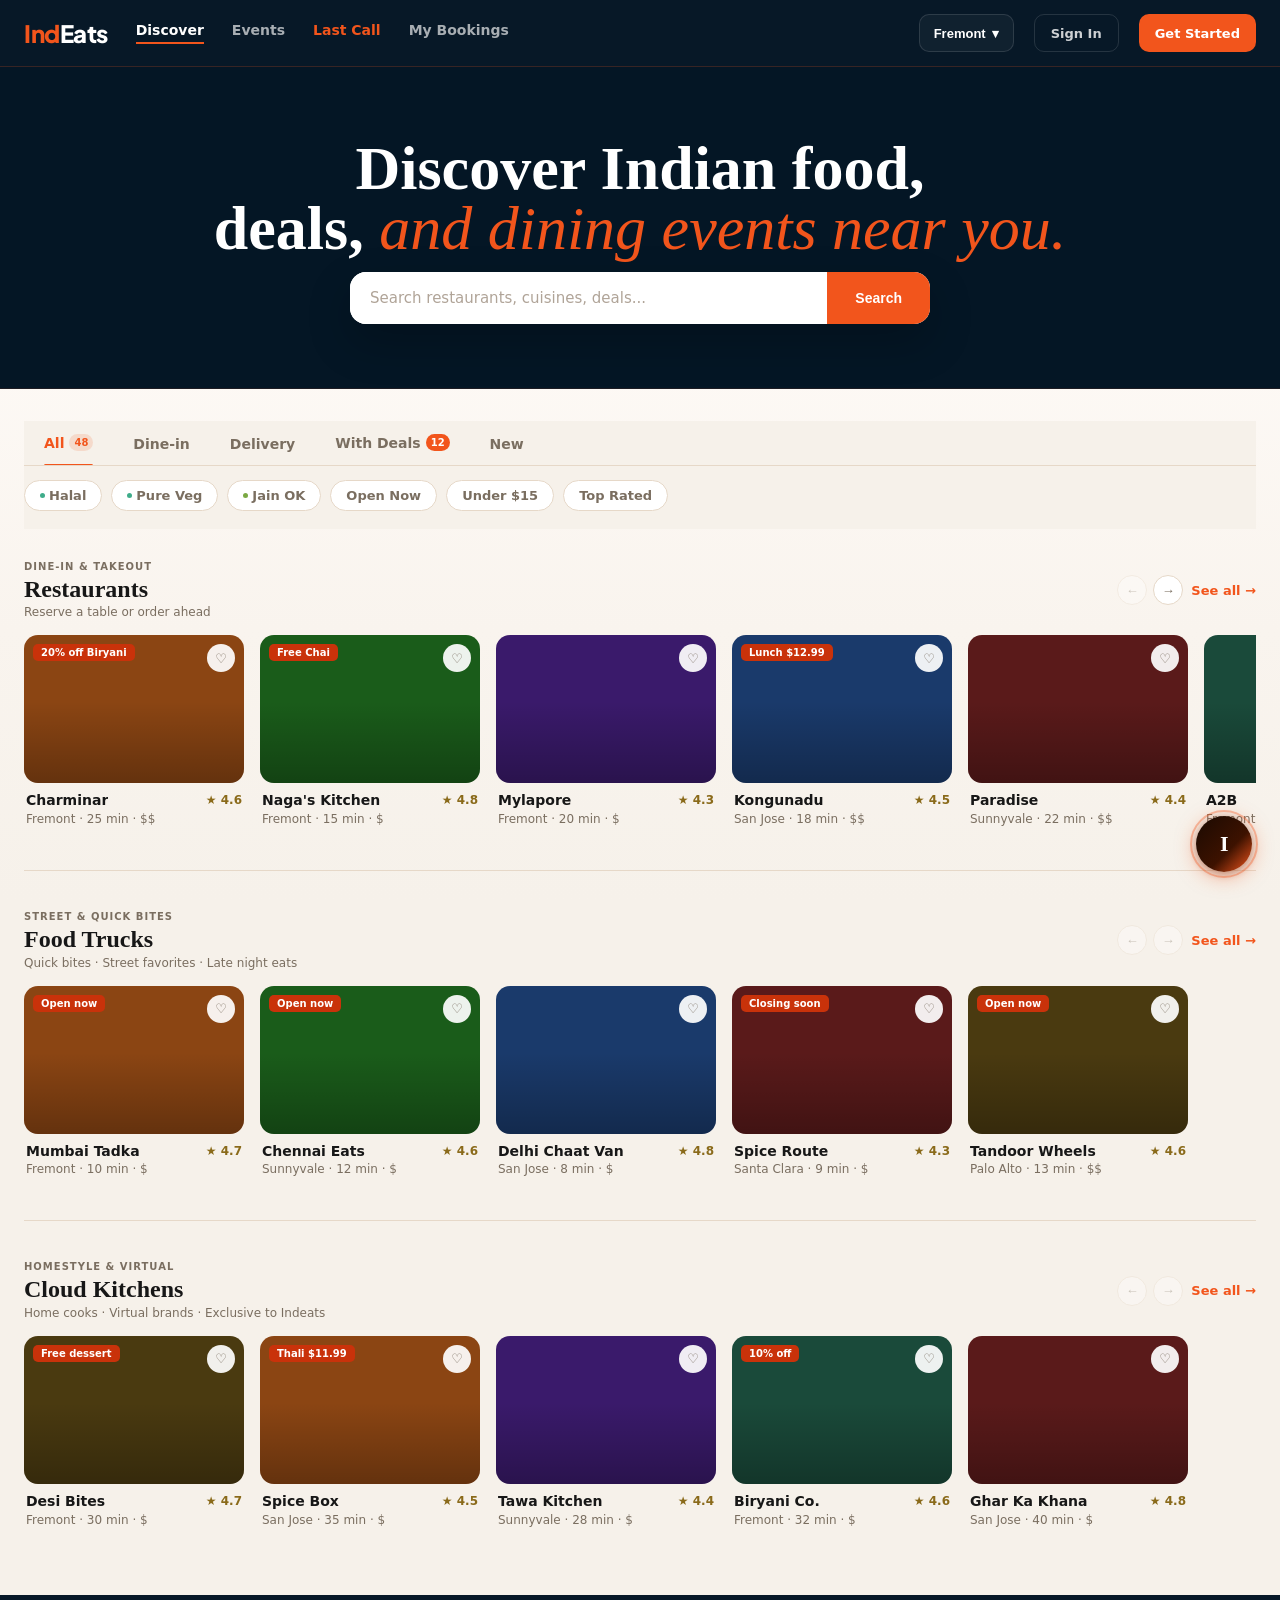
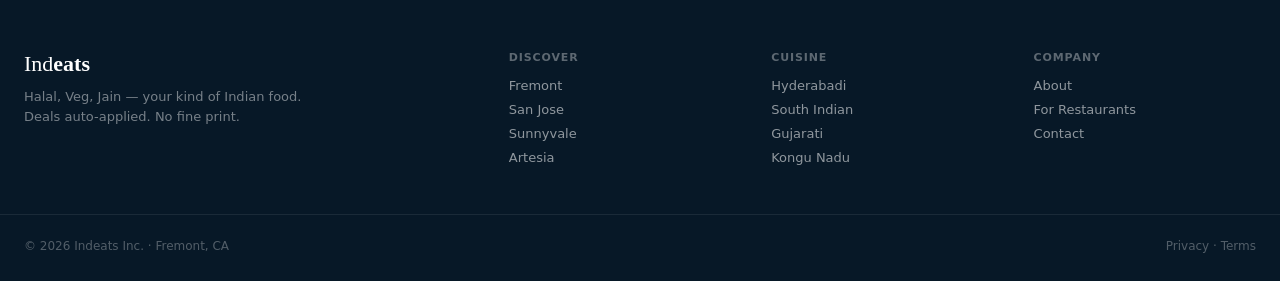
<file: index.html>
<!doctype html>
<html lang="en">
<head>
<link rel="icon" type="image/png" sizes="512x512" href="indeats-icon-512.png">
<link rel="icon" type="image/png" sizes="192x192" href="indeats-icon-192.png">
<link rel="apple-touch-icon" sizes="180x180" href="apple-touch-icon.png">
<link href="https://fonts.googleapis.com/css2?family=Plus+Jakarta+Sans:wght@800&display=swap" rel="stylesheet">
<meta charset="utf-8">
<meta name="viewport" content="width=device-width, initial-scale=1">
<meta http-equiv="Cache-Control" content="no-cache, no-store, must-revalidate">
<meta http-equiv="Pragma" content="no-cache">
<title>Indeats — Discover</title>
<style>

/* =============================================
   INDEATS DESIGN SYSTEM — Single source of truth
   ============================================= */

:root {
  /* Colors */
  --bg:       #f6f1ea;
  --surface:  #ffffff;
  --text:     #171717;
  --muted:    #7a6e60;
  --line:     #e6d8c8;
  --nav:      #071827;
  --accent:   #f2551c;
  --accent2:  #ff6a3d;

  /* Card */
  --card-radius: 18px;
  --card-shadow: 0 4px 20px rgba(17,24,39,.07);
  --card-shadow-hover: 0 12px 36px rgba(17,24,39,.13);

  /* Typography */
  --font-sans: Inter, ui-sans-serif, system-ui, -apple-system, Roboto, Arial, sans-serif;
  --font-serif: Georgia, "Times New Roman", serif;
}

/* =============================================
   RESET & BASE
   ============================================= */

*, *::before, *::after { box-sizing: border-box; margin: 0; padding: 0; }
html, body {
  font-family: var(--font-sans);
  background: var(--bg);
  background-image: linear-gradient(180deg, #f6f1ea 0%, #fdf9f5 40%, #f9f4ee 70%, #f6f1ea 100%);
  background-attachment: fixed;
  color: var(--text);
  -webkit-font-smoothing: antialiased;
}
a { text-decoration: none; color: inherit; }
img { max-width: 100%; display: block; }
.wrap { max-width: 1320px; margin: 0 auto; padding: 0 24px; }

/* =============================================
   NAV
   ============================================= */

/* ── TOP NAV (desktop) ── */
.nav {
  position: sticky;
  top: 0;
  z-index: 100;
  background: var(--nav);
  border-bottom: 1px solid rgba(242,85,28,.2);
}
.nav-top {
  display: flex;
  align-items: center;
  gap: 20px;
  padding: 14px 24px;
}
.nav-tabs {
  display: flex;
  align-items: center;
  gap: 28px;
  flex-shrink: 0;
}
.brand {
  display: inline-flex;
  align-items: center;
  gap: 0;
  margin-right: 8px;
  text-decoration: none;
  line-height: 1;
}
.brand-ind {
  font-family: 'Plus Jakarta Sans', var(--font-sans);
  font-size: 24px;
  font-weight: 800;
  color: #f2551c;
  letter-spacing: -.02em;
  line-height: 1;
}
.brand-eats {
  font-family: 'Plus Jakarta Sans', var(--font-sans);
  font-size: 24px;
  font-weight: 800;
  color: #fff;
  letter-spacing: -.02em;
  line-height: 1;
}

.nav-link {
  color: rgba(255,255,255,.65);
  font-weight: 600;
  font-size: 14px;
  padding-bottom: 4px;
  border-bottom: 2px solid transparent;
  transition: color .15s;
}
.nav-link.active { color: #fff; border-bottom-color: var(--accent); }
.nav-link.nav-lastcall { color: var(--accent); }
.nav-spacer { flex: 1; }
.nav-row1 { display: flex; align-items: center; gap: 20px; flex: 1; }
.nav-city {
  border: 1px solid rgba(255,255,255,.12);
  background: rgba(255,255,255,.04);
  color: #fff;
  height: 38px;
  border-radius: 10px;
  padding: 0 14px;
  display: inline-flex;
  align-items: center;
  font-weight: 600;
  font-size: 13px;
  gap: 6px;
}
.nav-btn {
  height: 38px;
  border-radius: 10px;
  padding: 0 16px;
  display: inline-flex;
  align-items: center;
  justify-content: center;
  font-weight: 700;
  font-size: 13px;
}
.nav-btn.ghost {
  border: 1px solid rgba(255,255,255,.12);
  background: transparent;
  color: rgba(255,255,255,.8);
}
.nav-btn.primary {
  background: var(--accent);
  color: #fff;
  border: none;
}

/* ── BOTTOM NAV (mobile only) ── */
.bottom-nav { display: none; }

@keyframes bnav-tap { 0%{transform:scale(1)} 40%{transform:scale(.82)} 100%{transform:scale(1)} }
@keyframes fab-ring {
  0%   { transform: scale(1);   opacity: .65; }
  100% { transform: scale(1.95); opacity: 0; }
}

@media (max-width: 760px) {
  body { padding-bottom: 72px; }

  .bottom-nav {
    display: flex;
    position: fixed;
    bottom: 0; left: 0; right: 0;
    z-index: 200;
    background: var(--nav);
    border-top: 1px solid rgba(255,255,255,.08);
    padding: 8px 0 20px;
    align-items: flex-end;
  }

  .bnav-item {
    flex: 1;
    display: flex;
    flex-direction: column;
    align-items: center;
    gap: 3px;
    text-decoration: none;
    padding-top: 4px;
    -webkit-tap-highlight-color: transparent;
  }
  .bnav-item:active .bnav-icon { animation: bnav-tap .22s ease; }

  .bnav-icon {
    width: 24px; height: 24px;
    display: flex; align-items: center; justify-content: center;
    transition: transform .15s;
  }
  .bnav-label {
    font-size: 10px; font-weight: 600;
    color: rgba(255,255,255,.4);
    letter-spacing: .01em;
    transition: color .15s;
  }

  /* Active state — icon white, label white */
  .bnav-item.active .bnav-label { color: #fff; }
  .bnav-item.active .bnav-icon svg { stroke: #fff !important; }
  .bnav-item.active .bnav-icon svg circle,
  .bnav-item.active .bnav-icon svg path,
  .bnav-item.active .bnav-icon svg rect,
  .bnav-item.active .bnav-icon svg line,
  .bnav-item.active .bnav-icon svg polyline { stroke: #fff !important; }

  /* Last Call FAB */
  .bnav-fab {
    flex: 1; display: flex; flex-direction: column;
    align-items: center; gap: 3px;
    text-decoration: none; position: relative; padding-top: 0;
    -webkit-tap-highlight-color: transparent;
  }
  .bnav-fab-circle {
    position: absolute; top: -22px;
    width: 50px; height: 50px; border-radius: 50%;
    background: var(--accent);
    display: flex; align-items: center; justify-content: center;
    box-shadow: 0 4px 16px rgba(242,85,28,.5);
    border: 3px solid var(--nav);
    overflow: visible;
  }
  /* Outward ring — separate pseudo, never affects FAB fill/shadow */
  .bnav-fab-circle::after {
    content: '';
    position: absolute; inset: -3px;
    border-radius: 50%;
    border: 2px solid rgba(242,85,28,.7);
    animation: fab-ring 2s ease-out 1.5s 3;
    pointer-events: none;
  }
  .bnav-fab:active .bnav-fab-circle { transform: scale(.9); transition: transform .12s; }
  .bnav-fab-label {
    font-size: 10px; font-weight: 700;
    color: var(--accent); margin-top: 32px; letter-spacing: .01em;
  }

  /* Account dot */
  .bnav-account-wrap { position: relative; }
  .bnav-account-dot {
    position: absolute; top: -1px; right: -3px;
    width: 7px; height: 7px; border-radius: 50%;
    background: rgba(255,255,255,.25);
    border: 1.5px solid var(--nav);
  }
}


/* =============================================
   HERO
   ============================================= */

.hero {
  background: #041625;
  padding: 52px 24px 64px;
  border-bottom: 1px solid rgba(242,85,28,.1);
}
.hero-inner { max-width: 1320px; margin: 0 auto; display: flex; flex-direction: column; align-items: center; text-align: center; }
.hero-badge {
  display: inline-flex;
  align-items: center;
  gap: 6px;
  border: 1px solid rgba(255,255,255,.12);
  color: #d2a145;
  background: rgba(255,255,255,.04);
  padding: 8px 14px;
  border-radius: 999px;
  font-weight: 700;
  font-size: 11px;
  letter-spacing: .08em;
  text-transform: uppercase;
  margin-bottom: 18px;
}
.hero-badge-pulse {
  width: 7px;
  height: 7px;
  border-radius: 50%;
  background: var(--accent);
  flex-shrink: 0;
  animation: pulse 2s ease-in-out infinite;
}
.hero-title {
  margin: 20px auto 14px;
  max-width: 900px;
  color: #fff;
  font-size: 62px;
  line-height: .96;
  font-family: var(--font-serif);
  font-weight: 700;
}
.hero-title em { color: var(--accent); font-style: italic; font-weight: 500; }
.hero-sub {
  max-width: 680px;
  color: rgba(255,255,255,.52);
  font-size: 17px;
  line-height: 1.6;
  margin: 0 0 28px;
}
.hero-search {
  width: min(580px, 100%);
  display: flex;
  background: #fff;
  border-radius: 16px;
  overflow: hidden;
  box-shadow: 0 18px 44px rgba(0,0,0,.22);
}
.hero-search input {
  flex: 1;
  padding: 0 20px;
  font-size: 15px;
  border: none;
  outline: none;
  min-height: 52px;
  color: var(--text);
  font-family: var(--font-sans);
}
.hero-search input::placeholder { color: #b0a498; }
.hero-search button {
  background: var(--accent);
  color: #fff;
  font-weight: 800;
  font-size: 14px;
  padding: 0 28px;
  border: none;
  cursor: pointer;
  white-space: nowrap;
  min-height: 52px;
  transition: background .15s;
}
.hero-search button:hover { background: var(--accent2); }
.hero-pills {
  display: flex;
  flex-wrap: wrap;
  gap: 10px;
  justify-content: center;
  margin-top: 20px;
}
.hero-pill {
  color: rgba(255,255,255,.6);
  background: rgba(255,255,255,.04);
  border: 1px solid rgba(255,255,255,.08);
  padding: 10px 16px;
  border-radius: 999px;
  font-weight: 600;
  font-size: 13px;
}

/* =============================================
   PAGE SECTIONS
   ============================================= */

.page-body { padding-top: 32px; }

.section-head {
  display: flex;
  align-items: flex-start;
  justify-content: space-between;
  gap: 16px;
  margin-bottom: 20px;
}
.section-kicker {
  font-size: 11px;
  text-transform: uppercase;
  letter-spacing: .09em;
  color: #9a8365;
  font-weight: 700;
  margin-bottom: 5px;
}
.section-title {
  font-size: 26px;
  font-family: var(--font-serif);
  line-height: 1.05;
  color: var(--text);
}
.section-subtitle {
  margin-top: 5px;
  color: var(--muted);
  font-size: 13px;
  font-weight: 500;
}
.section-link {
  color: var(--accent);
  font-weight: 700;
  font-size: 13px;
  white-space: nowrap;
  margin-top: 6px;
  flex-shrink: 0;
}

/* =============================================
   FILTER BAR — single definition
   ============================================= */

.filter-bar {
  display: flex;
  align-items: center;
  gap: 10px;
  flex-wrap: wrap;
  padding: 18px 0 22px;
  border-bottom: 1px solid var(--line);
  margin-bottom: 28px;
}
.filter-sort {
  display: inline-flex;
  align-items: center;
  gap: 6px;
  padding: 9px 14px;
  padding-right: 32px;
  background: var(--surface);
  border: 1px solid var(--line);
  border-radius: 10px;
  font-weight: 700;
  font-size: 13px;
  color: var(--text);
  cursor: pointer;
  flex-shrink: 0;
  font-family: var(--font-sans);
  appearance: none;
  -webkit-appearance: none;
  background-image: url("data:image/svg+xml,%3Csvg xmlns='http://www.w3.org/2000/svg' width='10' height='6' fill='none'%3E%3Cpath d='M1 1l4 4 4-4' stroke='%237a6e60' stroke-width='1.5' stroke-linecap='round' stroke-linejoin='round'/%3E%3C/svg%3E");
  background-repeat: no-repeat;
  background-position: right 12px center;
  background-color: var(--surface);
  outline: none;
  transition: border-color .15s;
}
.filter-sort:hover { border-color: #c0a88c; }
.filter-chip {
  display: inline-flex;
  align-items: center;
  padding: 9px 16px;
  background: var(--surface);
  border: 1px solid var(--line);
  border-radius: 999px;
  font-weight: 600;
  font-size: 13px;
  color: #6a5d52;
  cursor: pointer;
  transition: all .15s;
  user-select: none;
  white-space: nowrap;
}
.filter-chip:hover { border-color: #c0a88c; color: var(--text); transform: translateY(-1px); }
.filter-chip.active {
  background: var(--text);
  color: #fff;
  border-color: var(--text);
}
.filter-chip.active-accent {
  background: var(--accent);
  color: #fff;
  border-color: var(--accent);
}
.filter-divider { width: 1px; height: 22px; background: var(--line); flex-shrink: 0; }
.filter-spacer  { flex: 1; }

/* Truck scroll indicator — mobile only */
.truck-scroll-dots {
  display: none;
  justify-content: center;
  gap: 6px;
  margin-top: 14px;
  padding-bottom: 4px;
}
.truck-scroll-dot {
  width: 6px;
  height: 6px;
  border-radius: 50%;
  background: var(--line);
  transition: background .2s, transform .2s;
  cursor: pointer;
}
.truck-scroll-dot.active {
  background: var(--accent);
  transform: scale(1.3);
}
@media (max-width: 760px) {
  .truck-scroll-dots { display: flex; }
}

/* =============================================
   STICKY DIET BAR
   ============================================= */
/* ═══════════════════════════════════════════
   FILTER BAR — Option 3: Underline Rail + Chips
   ═══════════════════════════════════════════ */
.diet-bar {
  position: sticky;
  top: 72px;
  z-index: 90;
  background: var(--bg);
}

/* ── Rail row ── */
.filter-rail {
  display: flex;
  align-items: flex-end;
  gap: 0;
  overflow-x: auto;
  scrollbar-width: none;
  -webkit-overflow-scrolling: touch;
  border-bottom: 1.5px solid var(--line);
  margin-bottom: 0;
}
.filter-rail::-webkit-scrollbar { display: none; }

.rail-item {
  display: inline-flex;
  flex-direction: column;
  align-items: center;
  padding: 0 18px;
  cursor: pointer;
  white-space: nowrap;
  position: relative;
  flex-shrink: 0;
  border: none;
  background: transparent;
  font-family: var(--font-sans);
}
.rail-text {
  font-size: 13px;
  font-weight: 600;
  color: var(--muted);
  padding: 12px 0 13px;
  transition: color .15s;
  display: flex;
  align-items: center;
  gap: 5px;
  line-height: 1;
}
.rail-bar {
  position: absolute;
  bottom: -1.5px;
  left: 18px;
  right: 18px;
  height: 2.5px;
  border-radius: 2px;
  background: transparent;
  transition: background .15s;
}
.rail-item.active .rail-text { color: var(--text); font-weight: 700; }
.rail-item.active-acc .rail-text { color: var(--accent); font-weight: 700; }
.rail-item.active .rail-bar { background: var(--text); }
.rail-item.active-acc .rail-bar { background: var(--accent); }
.rail-item:hover .rail-text { color: var(--text); }

.rail-badge {
  display: inline-flex;
  align-items: center;
  justify-content: center;
  min-width: 18px;
  height: 17px;
  padding: 0 5px;
  border-radius: 999px;
  font-size: 10px;
  font-weight: 800;
  background: var(--accent);
  color: #fff;
  line-height: 1;
  font-family: var(--font-sans);
}
.rail-item.active-acc .rail-badge {
  background: rgba(242,85,28,.15);
  color: var(--accent);
}

/* ── Chips row ── */
.filter-chips-row {
  display: flex;
  align-items: center;
  gap: 7px;
  padding: 12px 0 18px;
  overflow-x: auto;
  scrollbar-width: none;
  -webkit-overflow-scrolling: touch;
}
.filter-chips-row::-webkit-scrollbar { display: none; }

.diet-chip {
  display: inline-flex;
  align-items: center;
  gap: 4px;
  padding: 6px 13px;
  border-radius: 999px;
  border: 1.5px solid var(--line);
  background: var(--surface);
  font-size: 12px;
  font-weight: 600;
  color: var(--muted);
  cursor: pointer;
  white-space: nowrap;
  transition: all .15s;
  font-family: var(--font-sans);
  flex-shrink: 0;
}
.diet-chip:hover { border-color: #c0a88c; color: var(--text); }
.diet-chip.active { background: var(--accent); color: #fff; border-color: var(--accent); }

.diet-dot {
  width: 5px;
  height: 5px;
  border-radius: 50%;
  flex-shrink: 0;
  opacity: 0.85;
  transition: background .15s, opacity .15s;
}
.diet-chip.active .diet-dot { background: rgba(255,255,255,.9) !important; opacity: 1; }
.quick-chip {
  display: inline-flex;
  align-items: center;
  padding: 6px 13px;
  border-radius: 999px;
  border: 1.5px solid var(--line);
  background: var(--surface);
  font-size: 12px;
  font-weight: 600;
  color: var(--muted);
  cursor: pointer;
  white-space: nowrap;
  transition: all .15s;
  font-family: var(--font-sans);
  flex-shrink: 0;
}
.quick-chip:hover { border-color: #c0a88c; color: var(--text); }
.quick-chip.active { background: var(--accent); color: #fff; border-color: var(--accent); }

.diet-chip:focus, .quick-chip:focus, .rail-item:focus, .mode-pill:focus, .mode-pill-deals:focus { outline: none; }

.filter-sep { display: none; }

/* Desktop */
@media (min-width: 761px) {
  .diet-bar { top: 72px; }
  .rail-item { padding: 0 20px; }
  .rail-bar { left: 20px; right: 20px; }
  .rail-text { font-size: 14px; padding: 13px 0 14px; }
  .diet-chip, .quick-chip { font-size: 13px; padding: 7px 15px; }
  .filter-chips-row { gap: 9px; padding: 14px 0 18px; }
}

/* Mobile */
@media (max-width: 760px) {
  .diet-bar { top: 56px; }
  .rail-item { padding: 0 14px; }
  .rail-bar { left: 14px; right: 14px; }
  .rail-text { font-size: 12px; padding: 10px 0 11px; }
  .diet-chip, .quick-chip { font-size: 11px; padding: 6px 11px; }
  .filter-chips-row { padding: 10px 0 14px; gap: 6px; }
}

/* =============================================
   DISCOVER SECTION
   ============================================= */
/* ── City picker ── */
.city-opt {
  display: flex; flex-direction: column; gap: 2px;
  width: 100%; padding: 12px 14px; background: none;
  border: none; border-radius: 10px; text-align: left;
  cursor: pointer; transition: background .12s;
}
.city-opt:hover { background: #f6f1ea; }
.city-opt.active { background: #fff3ee; }
.city-opt-name { font-family: 'Plus Jakarta Sans', sans-serif; font-weight: 700; font-size: 14px; color: #041625; }
.city-opt.active .city-opt-name { color: #f2551c; }
.city-opt-region { font-size: 11px; color: #9a8e82; font-weight: 500; }

.discover-section { margin-bottom: 40px; margin-top: 32px; }
.disc-divider { height: 1px; background: var(--line); margin: 0 0 40px; }

.disc-head {
  display: flex;
  align-items: center;
  justify-content: space-between;
  gap: 16px;
  margin-bottom: 16px;
  flex-wrap: nowrap;
}
.disc-kicker {
  font-size: 10px;
  font-weight: 700;
  letter-spacing: .1em;
  text-transform: uppercase;
  color: var(--muted);
  margin-bottom: 4px;
}
.disc-title {
  font-size: 24px;
  font-family: var(--font-serif);
  font-weight: 700;
  color: var(--text);
  line-height: 1.1;
}
.disc-sub { font-size: 12px; color: var(--muted); margin-top: 3px; }
.disc-right {
  display: flex;
  align-items: center;
  gap: 8px;
  flex-shrink: 0;
  flex-wrap: nowrap;
  justify-content: flex-end;
}
.disc-arrows { display: flex; gap: 6px; }
.disc-arr {
  width: 30px; height: 30px;
  border-radius: 50%;
  border: 1.5px solid var(--line);
  background: #fff;
  display: flex; align-items: center; justify-content: center;
  font-size: 13px; color: var(--muted);
  cursor: pointer;
  transition: border-color .15s, color .15s;
}
.disc-arr:hover { border-color: #c0a88c; color: var(--text); }
.disc-arr.dim { opacity: .35; cursor: default; pointer-events: none; }
.disc-all { font-size: 13px; font-weight: 700; color: var(--accent); white-space: nowrap; text-decoration: none; }

.disc-row {
  display: flex;
  gap: 16px;
  overflow-x: auto;
  scroll-snap-type: x mandatory;
  -webkit-overflow-scrolling: touch;
  scrollbar-width: none;
  padding-bottom: 4px;
}
.disc-row::-webkit-scrollbar { display: none; }

.disc-card {
  flex: 0 0 220px;
  background: transparent;
  text-decoration: none;
  cursor: pointer;
  scroll-snap-align: start;
  transition: transform .18s;
  display: block;
}
.disc-card:hover { transform: translateY(-2px); }
.disc-card:hover .disc-img-inner { transform: scale(1.04); }

.disc-img {
  position: relative;
  height: 148px;
  border-radius: 14px;
  overflow: hidden;
  background: #d4c4b0;
}
.disc-img-inner {
  width: 100%; height: 100%;
  background-size: cover;
  background-position: center;
  transition: transform .35s;
}
.disc-overlay {
  position: absolute; inset: 0;
  background: linear-gradient(180deg, transparent 45%, rgba(0,0,0,.28) 100%);
  pointer-events: none;
}
.disc-badge {
  position: absolute;
  top: 9px; left: 9px;
  background: #c9320a;
  color: #fff;
  border-radius: 5px;
  padding: 3px 8px;
  font-size: 10px;
  font-weight: 700;
  max-width: 80%;
  white-space: nowrap;
  overflow: hidden;
  text-overflow: ellipsis;
}
.disc-save {
  position: absolute;
  top: 9px; right: 9px;
  width: 28px; height: 28px;
  border-radius: 50%;
  background: rgba(255,255,255,.92);
  display: flex; align-items: center; justify-content: center;
  font-size: 13px; color: var(--muted);
}

.disc-info { padding: 9px 2px 0; }
.disc-name-row {
  display: flex;
  align-items: flex-start;
  justify-content: space-between;
  gap: 6px;
}
.disc-name {
  font-size: 14px; font-weight: 700;
  color: var(--text); line-height: 1.2;
  white-space: nowrap; overflow: hidden; text-overflow: ellipsis;
}
.disc-rating { font-size: 12px; font-weight: 700; color: #8a6a1a; white-space: nowrap; flex-shrink: 0; margin-top: 1px; }
.disc-sub-text { font-size: 12px; color: var(--muted); margin-top: 3px; }
.disc-card.hidden { display: none; }

/* =============================================
   IMMERSIVE TOP PICK HERO
   ============================================= */

.top-pick {
  position: relative;
  width: 100%;
  height: 420px;
  border-radius: 22px;
  overflow: hidden;
  margin-bottom: 32px;
  cursor: pointer;
}
.top-pick-img {
  position: absolute;
  inset: 0;
  background-size: cover;
  background-position: center;
  transition: transform .5s ease;
}
.top-pick:hover .top-pick-img { transform: scale(1.02); }
.top-pick-overlay {
  position: absolute;
  inset: 0;
  background: linear-gradient(
    160deg,
    rgba(0,0,0,.04) 0%,
    rgba(0,0,0,.18) 35%,
    rgba(0,0,0,.78) 100%
  );
}
.top-pick-content {
  position: absolute;
  bottom: 0;
  left: 0;
  right: 0;
  padding: 32px 32px 28px;
  color: #fff;
}
.top-pick-eyebrow {
  display: inline-flex;
  align-items: center;
  gap: 6px;
  border: 1px solid rgba(255,255,255,.25);
  background: rgba(255,255,255,.1);
  backdrop-filter: blur(8px);
  color: #fff;
  font-size: 11px;
  font-weight: 700;
  padding: 5px 12px;
  border-radius: 999px;
  text-transform: uppercase;
  letter-spacing: .07em;
  margin-bottom: 14px;
}
.top-pick-eyebrow::before {
  content: '';
  width: 6px;
  height: 6px;
  border-radius: 50%;
  background: #f2551c;
  flex-shrink: 0;
}
.top-pick-name {
  font-family: var(--font-serif);
  font-size: 48px;
  font-weight: 700;
  line-height: .95;
  letter-spacing: -.02em;
  margin-bottom: 10px;
}
.top-pick-meta {
  font-size: 15px;
  color: rgba(255,255,255,.72);
  margin-bottom: 18px;
  display: flex;
  align-items: center;
  gap: 12px;
}
.top-pick-rating {
  display: inline-flex;
  align-items: center;
  gap: 4px;
  background: rgba(255,255,255,.12);
  border: 1px solid rgba(255,255,255,.2);
  backdrop-filter: blur(4px);
  border-radius: 999px;
  padding: 4px 10px;
  font-size: 13px;
  font-weight: 800;
  color: #fff;
}
.top-pick-actions {
  display: flex;
  align-items: center;
  gap: 12px;
  flex-wrap: wrap;
}
.top-pick-reserve {
  height: 44px;
  padding: 0 24px;
  background: var(--accent);
  color: #fff;
  border: none;
  border-radius: 12px;
  font-weight: 800;
  font-size: 14px;
  cursor: pointer;
  display: inline-flex;
  align-items: center;
  gap: 6px;
  transition: background .15s, transform .12s;
}
.top-pick-reserve:hover { background: var(--accent2); transform: translateY(-1px); }
.top-pick-menu {
  height: 44px;
  padding: 0 20px;
  background: rgba(255,255,255,.12);
  color: #fff;
  border: 1px solid rgba(255,255,255,.25);
  backdrop-filter: blur(6px);
  border-radius: 12px;
  font-weight: 700;
  font-size: 13px;
  cursor: pointer;
  display: inline-flex;
  align-items: center;
  transition: background .15s;
}
.top-pick-menu:hover { background: rgba(255,255,255,.2); }
.top-pick-tags {
  display: flex;
  gap: 8px;
  flex-wrap: wrap;
  margin-left: 4px;
}
.top-pick-tag {
  display: inline-flex;
  padding: 5px 11px;
  background: rgba(255,255,255,.1);
  border: 1px solid rgba(255,255,255,.18);
  backdrop-filter: blur(4px);
  color: rgba(255,255,255,.88);
  border-radius: 999px;
  font-size: 12px;
  font-weight: 600;
}
/* Deal strip top-right */
.top-pick-deal {
  position: absolute;
  top: 20px;
  right: 20px;
  background: var(--accent);
  color: #fff;
  border-radius: 12px;
  padding: 8px 16px;
  font-size: 13px;
  font-weight: 800;
  box-shadow: 0 4px 16px rgba(242,85,28,.4);
}
/* Dots pagination */
.top-pick-dots {
  position: absolute;
  bottom: 20px;
  right: 24px;
  display: flex;
  gap: 5px;
  align-items: center;
}
.tp-dot {
  width: 6px;
  height: 6px;
  border-radius: 50%;
  background: rgba(255,255,255,.35);
  transition: all .2s;
  cursor: pointer;
}
.tp-dot.active {
  background: #fff;
  width: 18px;
  border-radius: 3px;
}

/* Section label above the grid */
.grid-label {
  font-size: 13px;
  font-weight: 700;
  color: var(--muted);
  text-transform: uppercase;
  letter-spacing: .07em;
  margin-bottom: 14px;
  display: flex;
  align-items: center;
  gap: 8px;
}
.grid-label::after {
  content: '';
  flex: 1;
  height: 1px;
  background: var(--line);
}

#no-results {
  display: none;
  text-align: center;
  padding: 64px 24px;
  color: var(--muted);
}
#no-results .no-results-title {
  font-family: var(--font-serif);
  font-size: 22px;
  color: var(--text);
  margin-bottom: 10px;
}
#no-results .no-results-sub { font-size: 15px; margin-bottom: 20px; line-height: 1.5; }
#no-results .no-results-reset {
  display: inline-flex;
  align-items: center;
  height: 44px;
  padding: 0 20px;
  background: var(--accent);
  color: #fff;
  border: none;
  border-radius: 12px;
  font-weight: 700;
  font-size: 14px;
  cursor: pointer;
}

/* =============================================
   RESPONSIVE
   ============================================= */

@media (max-width: 900px) {
  .footer-top { grid-template-columns: 1fr 1fr; }
  .disc-right { gap: 8px; }
}

/* Mobile-only elements — hidden on desktop */
.mobile-back { display: none; }

@media (max-width: 760px) {
  /* Mobile top bar — logo + city + sign in */
  .nav-top {
    padding: 10px 16px;
    gap: 10px;
  }
  .nav-tabs { display: none; }
  .nav-spacer { flex: 1; }
  .nav-btn.ghost { display: inline-flex; padding: 6px 12px; font-size: 12px; }
  .nav-btn.primary { display: none; }
  .brand-ind, .brand-eats { font-size: 20px; }
  .nav-city { font-size: 12px; padding: 6px 10px; height: 34px; }
  .hero-title { font-size: 40px; }
  .hero-search { flex-direction: column; border-radius: 16px; }
  .hero-search .city-label { border-right: none; border-bottom: 1px solid #eee; justify-content: center; }
  .footer-top { grid-template-columns: 1fr; gap: 28px; }
  .footer-bottom { flex-direction: column; gap: 8px; }
  .wrap { padding: 0 16px; }

  .discover-section { margin-top: 20px; }

  /* MOBILE STEP 1 — horizontal scroll rows */
  .disc-row {
    display: flex;
    flex-direction: row;
    overflow-x: auto;
    scroll-snap-type: x mandatory;
    gap: 12px;
    padding-bottom: 4px;
    scrollbar-width: none;
  }
  .disc-row::-webkit-scrollbar { display: none; }
  .disc-card { flex: 0 0 72vw; max-width: 280px; }
  .disc-img { height: 140px; }
  .disc-head { flex-direction: column; align-items: flex-start; gap: 8px; }
  .disc-right { justify-content: flex-start; }
  .mobile-back { display: block; }

  /* MOBILE STEP 2 — expanded single-column view */
  .page-body.expanded .discover-section:not(.expanding) { display: none; }
  .page-body.expanded .disc-divider { display: none; }
  .page-body.expanded .discover-section.expanding .disc-row {
    flex-direction: column;
    overflow-x: visible;
    scroll-snap-type: none;
    gap: 16px;
  }
  .page-body.expanded .discover-section.expanding .disc-card {
    flex: 0 0 auto;
    width: 100%;
    max-width: 100%;
  }
  .page-body.expanded .discover-section.expanding .disc-img { height: 200px; }
  .page-body.expanded .disc-arr { display: none; }
  .mobile-back {
    display: none;
    align-items: center;
    gap: 8px;
    font-size: 14px;
    font-weight: 700;
    color: var(--text);
    background: none;
    border: none;
    cursor: pointer;
    padding: 12px 0 4px;
    font-family: var(--font-sans);
  }
  .page-body.expanded .mobile-back { display: flex; }
}

/* =============================================
   FOOTER
   ============================================= */
.footer {
  background: #071827;
  color: rgba(255,255,255,.55);
  margin-top: 64px;
  padding: 56px 0 28px;
}
.footer-top {
  display: grid;
  grid-template-columns: 2fr 1fr 1fr 1fr;
  gap: 40px;
  padding-bottom: 40px;
  border-bottom: 1px solid rgba(255,255,255,.08);
  margin-bottom: 24px;
}
.footer-brand {
  font-family: var(--font-serif);
  font-size: 22px;
  font-weight: 700;
  color: #fff;
  margin-bottom: 10px;
}
.footer-tagline {
  font-size: 13px;
  line-height: 1.6;
  color: rgba(255,255,255,.45);
}
.footer-head {
  font-size: 11px;
  font-weight: 700;
  letter-spacing: .08em;
  text-transform: uppercase;
  color: rgba(255,255,255,.35);
  margin-bottom: 14px;
}
.footer-link {
  display: block;
  font-size: 13px;
  color: rgba(255,255,255,.55);
  text-decoration: none;
  margin-bottom: 9px;
  transition: color .15s;
}
.footer-link:hover { color: #fff; }
.footer-bottom {
  display: flex;
  align-items: center;
  justify-content: space-between;
  font-size: 12px;
  color: rgba(255,255,255,.3);
}

  .nav-lastcall { color: var(--accent) !important; }
  

</style>
</head>
<body>

<!-- NAV — Desktop: full top nav | Mobile: logo+city+signin only -->
<nav class="nav">
  <div class="nav-top">
    <a class="brand" href="index.html"><span class="brand-ind">Ind</span><span class="brand-eats">Eats</span></a>
    <div class="nav-tabs">
      <a class="nav-link active" href="index.html">Discover</a>
      <a class="nav-link" href="events.html">Events</a>
      <a class="nav-link nav-lastcall" href="lastcall.html">Last Call</a>
      <a class="nav-link" href="bookings.html">My Bookings</a>
    </div>
    <div class="nav-spacer"></div>
    <button class="nav-city" id="city-btn" onclick="openCityPicker()">
      <span id="city-label">Fremont</span> ▾
    </button>

    <!-- City picker modal -->
    <div id="city-modal" style="display:none;position:fixed;inset:0;z-index:9999;background:rgba(4,22,37,.7);align-items:flex-start;justify-content:center;padding-top:72px;">
      <div style="background:#fff;border-radius:18px;width:320px;overflow:hidden;box-shadow:0 20px 60px rgba(0,0,0,.3);">
        <div style="background:#041625;padding:18px 20px;display:flex;align-items:center;justify-content:space-between;">
          <span style="font-family:'Plus Jakarta Sans',sans-serif;font-weight:800;font-size:16px;color:#fff;">Choose your city</span>
          <button onclick="closeCityPicker()" style="background:rgba(255,255,255,.1);border:none;color:#fff;width:28px;height:28px;border-radius:50%;font-size:16px;cursor:pointer;display:flex;align-items:center;justify-content:center;">&#x2715;</button>
        </div>
        <div style="padding:8px;">
          <button class="city-opt" data-city="fremont" onclick="selectCity('fremont','Fremont')">
            <span class="city-opt-name">Fremont</span><span class="city-opt-region">Bay Area · Alameda County</span>
          </button>
          <button class="city-opt" data-city="san jose" onclick="selectCity('san jose','San Jose')">
            <span class="city-opt-name">San Jose</span><span class="city-opt-region">Bay Area · Santa Clara County</span>
          </button>
          <button class="city-opt" data-city="sunnyvale" onclick="selectCity('sunnyvale','Sunnyvale')">
            <span class="city-opt-name">Sunnyvale</span><span class="city-opt-region">Bay Area · Santa Clara County</span>
          </button>
          <button class="city-opt" data-city="artesia" onclick="selectCity('artesia','Artesia')">
            <span class="city-opt-name">Artesia</span><span class="city-opt-region">Southern California</span>
          </button>
          <button class="city-opt" data-city="all" onclick="selectCity('all','All Cities')">
            <span class="city-opt-name">All Cities</span><span class="city-opt-region">Show restaurants everywhere</span>
          </button>
        </div>
        <div style="padding:12px 16px;background:#f6f1ea;display:flex;align-items:center;gap:10px;border-top:1px solid #e6d8c8;">
          <button onclick="detectLocation()" id="detect-btn" style="flex:1;background:#f2551c;color:#fff;border:none;padding:10px;border-radius:10px;font-weight:700;font-size:13px;cursor:pointer;font-family:'Plus Jakarta Sans',sans-serif;">
            Detect my location
          </button>
        </div>
      </div>
    </div>
    <a class="nav-btn ghost" href="bookings.html">Sign In</a>
    <a class="nav-btn primary" href="bookings.html">Get Started</a>
  </div>
</nav>

<!-- BOTTOM NAV — Mobile only -->
<nav class="bottom-nav">
  <a class="bnav-item active" href="index.html">
    <div class="bnav-icon">
      <!-- Filled search icon — fill cannot be overridden by inherited stroke rules -->
      <svg width="22" height="22" viewBox="0 0 24 24" xmlns="http://www.w3.org/2000/svg">
        <path fill="#ffffff" d="M10.5 2a8.5 8.5 0 1 0 5.262 15.176l3.781 3.781a1 1 0 0 0 1.414-1.414l-3.781-3.781A8.5 8.5 0 0 0 10.5 2Zm-6.5 8.5a6.5 6.5 0 1 1 13 0 6.5 6.5 0 0 1-13 0Z"/>
      </svg>
    </div>
    <span class="bnav-label">Discover</span>
  </a>
  <a class="bnav-fab" href="lastcall.html">
    <div class="bnav-fab-circle">
      <svg width="22" height="22" viewBox="0 0 24 24" fill="none" stroke="#fff" stroke-width="2.2" stroke-linecap="round" stroke-linejoin="round">
        <circle cx="12" cy="12" r="10"/><polyline points="12 6 12 12 16 14"/>
      </svg>
    </div>
    <span class="bnav-fab-label">Last Call</span>
  </a>
  <a class="bnav-item" href="events.html">
    <div class="bnav-icon">
      <svg width="22" height="22" viewBox="0 0 24 24" fill="none" stroke="rgba(255,255,255,0.4)" stroke-width="2" stroke-linecap="round" stroke-linejoin="round">
        <rect x="3" y="4" width="18" height="18" rx="2"/><path d="M16 2v4M8 2v4M3 10h18"/>
      </svg>
    </div>
    <span class="bnav-label">Events</span>
  </a>
  <a class="bnav-item" href="bookings.html">
    <div class="bnav-icon bnav-account-wrap">
      <svg width="22" height="22" viewBox="0 0 24 24" fill="none" stroke="rgba(255,255,255,0.4)" stroke-width="2" stroke-linecap="round" stroke-linejoin="round">
        <circle cx="12" cy="8" r="4"/><path d="M4 20c0-4 3.6-7 8-7s8 3 8 7"/>
      </svg>
      <span class="bnav-account-dot"></span>
    </div>
    <span class="bnav-label">Account</span>
  </a>
</nav>

<!-- HERO -->
<section class="hero">
  <div class="hero-inner">
    <h1 class="hero-title">Discover Indian food,<br>deals, <em>and dining events near you.</em></h1>

    <div class="hero-search">
      <input type="text" placeholder="Search restaurants, cuisines, deals...">
      <button>Search</button>
    </div>
  </div>
</section>

<!-- DISCOVER SECTION -->
<section class="page-body">
  <div class="wrap">

    <!-- MOBILE BACK BUTTON (Step 2) -->
    <button class="mobile-back" id="mobile-back">&#8592; Back</button>

    <!-- GLOBAL FILTER BAR — Option 3: Underline Rail + Chips -->
    <div class="diet-bar" id="diet-bar">

      <!-- Rail: category navigation -->
      <div class="filter-rail" id="filter-rail">
        <button class="rail-item active-acc" data-rail="all">
          <span class="rail-text">All <span class="rail-badge" id="deal-badge">48</span></span>
          <div class="rail-bar"></div>
        </button>
        <button class="rail-item" data-rail="dinein">
          <span class="rail-text">Dine-in</span>
          <div class="rail-bar"></div>
        </button>
        <button class="rail-item" data-rail="delivery">
          <span class="rail-text">Delivery</span>
          <div class="rail-bar"></div>
        </button>
        <button class="rail-item" data-rail="deals">
          <span class="rail-text">With Deals <span class="rail-badge">12</span></span>
          <div class="rail-bar"></div>
        </button>
        <button class="rail-item" data-rail="new">
          <span class="rail-text">New</span>
          <div class="rail-bar"></div>
        </button>
      </div>

      <!-- Chips: refinement filters -->
      <div class="filter-chips-row">
        <button class="diet-chip" data-diet="halal">
          <span class="diet-dot" style="background:#1d9e75"></span>Halal
        </button>
        <button class="diet-chip" data-diet="pure veg">
          <span class="diet-dot" style="background:#1d9e75"></span>Pure Veg
        </button>
        <button class="diet-chip" data-diet="jain ok">
          <span class="diet-dot" style="background:#639922"></span>Jain OK
        </button>
        <div class="filter-sep"></div>
        <button class="quick-chip" data-quick="open">Open Now</button>
        <button class="quick-chip" data-quick="under15">Under $15</button>
        <button class="quick-chip" data-quick="top">Top Rated</button>
      </div>
    </div>

    <!-- SECTION 1: RESTAURANTS -->
    <div class="discover-section" id="sec-restaurants">
      <div class="disc-head">
        <div>
          <div class="disc-kicker">Dine-in &amp; Takeout</div>
          <div class="disc-title">Restaurants</div>
          <div class="disc-sub">Reserve a table or order ahead</div>
        </div>
        <div class="disc-right">
          <div class="disc-arrows">
            <button class="disc-arr dim" id="r-prev">&#8592;</button>
            <button class="disc-arr" id="r-next">&#8594;</button>
          </div>
          <a class="disc-all" href="#">See all &rarr;</a>
        </div>
      </div>
      <div class="disc-row" id="r-row">

        <a class="disc-card restaurant-card" href="bookings.html"
           data-city="fremont" data-diets="halal non-veg" data-open="true" data-price="$$" data-tags="biryani">
          <div class="disc-img">
            <div class="disc-img-inner" style="background-image:url('https://images.unsplash.com/photo-1631515243349-e0cb75fb8d3a?w=400&q=80&fit=crop');background-size:cover;background-position:center;background-color:#8b4513;"></div>
            <div class="disc-overlay"></div>
            <div class="disc-badge">20% off Biryani</div>
            <div class="disc-save">&#9825;</div>
          </div>
          <div class="disc-info">
            <div class="disc-name-row"><span class="disc-name">Charminar</span><span class="disc-rating">&#9733; 4.6</span></div>
            <div class="disc-sub-text">Fremont &middot; 25 min &middot; $$</div>
          </div>
        </a>

        <a class="disc-card restaurant-card" href="bookings.html"
           data-city="fremont" data-diets="halal non-veg" data-open="true" data-price="$" data-tags="">
          <div class="disc-img">
            <div class="disc-img-inner" style="background-image:url('https://images.unsplash.com/photo-1610192244261-3f33de3f55e4?w=400&q=80&fit=crop');background-size:cover;background-position:center;background-color:#1a5c1a;"></div>
            <div class="disc-overlay"></div>
            <div class="disc-badge">Free Chai</div>
            <div class="disc-save">&#9825;</div>
          </div>
          <div class="disc-info">
            <div class="disc-name-row"><span class="disc-name">Naga&apos;s Kitchen</span><span class="disc-rating">&#9733; 4.8</span></div>
            <div class="disc-sub-text">Fremont &middot; 15 min &middot; $</div>
          </div>
        </a>

        <a class="disc-card restaurant-card" href="bookings.html"
           data-city="fremont" data-diets="pure veg" data-open="true" data-price="$" data-tags="">
          <div class="disc-img">
            <div class="disc-img-inner" style="background-image:url('https://images.unsplash.com/photo-1589301760014-d929f3979dbc?w=400&q=80&fit=crop');background-size:cover;background-position:center;background-color:#3a1a6b;"></div>
            <div class="disc-overlay"></div>
            <div class="disc-save">&#9825;</div>
          </div>
          <div class="disc-info">
            <div class="disc-name-row"><span class="disc-name">Mylapore</span><span class="disc-rating">&#9733; 4.3</span></div>
            <div class="disc-sub-text">Fremont &middot; 20 min &middot; $</div>
          </div>
        </a>

        <a class="disc-card restaurant-card" href="bookings.html"
           data-city="san jose" data-diets="non-veg" data-open="true" data-price="$$" data-tags="">
          <div class="disc-img">
            <div class="disc-img-inner" style="background-image:url('https://images.unsplash.com/photo-1567188040759-fb8a883dc6d8?w=400&q=80&fit=crop');background-size:cover;background-position:center;background-color:#1a3a6b;"></div>
            <div class="disc-overlay"></div>
            <div class="disc-badge">Lunch $12.99</div>
            <div class="disc-save">&#9825;</div>
          </div>
          <div class="disc-info">
            <div class="disc-name-row"><span class="disc-name">Kongunadu</span><span class="disc-rating">&#9733; 4.5</span></div>
            <div class="disc-sub-text">San Jose &middot; 18 min &middot; $$</div>
          </div>
        </a>

        <a class="disc-card restaurant-card" href="bookings.html"
           data-city="sunnyvale" data-diets="non-veg" data-open="false" data-price="$$" data-tags="biryani">
          <div class="disc-img">
            <div class="disc-img-inner" style="background-image:url('https://images.unsplash.com/photo-1633945274405-b6c8069047b0?w=400&q=80&fit=crop');background-size:cover;background-position:center;background-color:#5a1a1a;"></div>
            <div class="disc-overlay"></div>
            <div class="disc-save">&#9825;</div>
          </div>
          <div class="disc-info">
            <div class="disc-name-row"><span class="disc-name">Paradise</span><span class="disc-rating">&#9733; 4.4</span></div>
            <div class="disc-sub-text">Sunnyvale &middot; 22 min &middot; $$</div>
          </div>
        </a>

        <a class="disc-card restaurant-card" href="bookings.html"
           data-city="fremont" data-diets="pure veg jain ok" data-open="true" data-price="$" data-tags="">
          <div class="disc-img">
            <div class="disc-img-inner" style="background-image:url('https://images.unsplash.com/photo-1668236543090-82eba5ee5976?w=400&q=80&fit=crop');background-size:cover;background-position:center;background-color:#1a4a3a;"></div>
            <div class="disc-overlay"></div>
            <div class="disc-save">&#9825;</div>
          </div>
          <div class="disc-info">
            <div class="disc-name-row"><span class="disc-name">A2B</span><span class="disc-rating">&#9733; 4.5</span></div>
            <div class="disc-sub-text">Fremont &middot; 14 min &middot; $</div>
          </div>
        </a>

        <a class="disc-card restaurant-card" href="bookings.html"
           data-city="fremont" data-diets="pure veg" data-open="true" data-price="$" data-tags="">
          <div class="disc-img">
            <div class="disc-img-inner" style="background-image:url('https://images.unsplash.com/photo-1601050690597-df0568f70950?w=400&q=80&fit=crop');background-size:cover;background-position:center;background-color:#4a3a10;"></div>
            <div class="disc-overlay"></div>
            <div class="disc-badge">Lunch Thali $10.99</div>
            <div class="disc-save">&#9825;</div>
          </div>
          <div class="disc-info">
            <div class="disc-name-row"><span class="disc-name">Meenakshi Bhavan</span><span class="disc-rating">&#9733; 4.4</span></div>
            <div class="disc-sub-text">Fremont &middot; 17 min &middot; $</div>
          </div>
        </a>

        <a class="disc-card restaurant-card" href="bookings.html"
           data-city="sunnyvale" data-diets="pure veg" data-open="true" data-price="$" data-tags="">
          <div class="disc-img">
            <div class="disc-img-inner" style="background-image:url('https://images.unsplash.com/photo-1610192244261-3f33de3f55e4?w=400&q=80&fit=crop');background-size:cover;background-position:center;background-color:#1a5c1a;"></div>
            <div class="disc-overlay"></div>
            <div class="disc-badge">Dosa + Filter Coffee $9.99</div>
            <div class="disc-save">&#9825;</div>
          </div>
          <div class="disc-info">
            <div class="disc-name-row"><span class="disc-name">Saravana Bhavan</span><span class="disc-rating">&#9733; 4.6</span></div>
            <div class="disc-sub-text">Sunnyvale &middot; 19 min &middot; $</div>
          </div>
        </a>

      </div><!-- /r-row -->
    </div><!-- /sec-restaurants -->

    <div class="disc-divider"></div>

    <!-- SECTION 2: FOOD TRUCKS -->
    <div class="discover-section" id="sec-trucks">
      <div class="disc-head">
        <div>
          <div class="disc-kicker">Street &amp; Quick Bites</div>
          <div class="disc-title">Food Trucks</div>
          <div class="disc-sub">Quick bites &middot; Street favorites &middot; Late night eats</div>
        </div>
        <div class="disc-right">
          <div class="disc-arrows">
            <button class="disc-arr dim" id="t-prev">&#8592;</button>
            <button class="disc-arr" id="t-next">&#8594;</button>
          </div>
          <a class="disc-all" href="#">See all &rarr;</a>
        </div>
      </div>
      <div class="disc-row" id="t-row">

        <a class="disc-card truck-card" href="bookings.html"
           data-city="fremont" data-diets="halal non-veg" data-open="true" data-tags="chaat">
          <div class="disc-img">
            <div class="disc-img-inner" style="background-image:url('https://images.unsplash.com/photo-1565557623262-b51c2513a641?w=400&q=80&fit=crop');background-size:cover;background-position:center;background-color:#8b4513;"></div>
            <div class="disc-overlay"></div>
            <div class="disc-badge">Open now</div>
            <div class="disc-save">&#9825;</div>
          </div>
          <div class="disc-info">
            <div class="disc-name-row"><span class="disc-name">Mumbai Tadka</span><span class="disc-rating">&#9733; 4.7</span></div>
            <div class="disc-sub-text">Fremont &middot; 10 min &middot; $</div>
          </div>
        </a>

        <a class="disc-card truck-card" href="bookings.html"
           data-city="sunnyvale" data-diets="non-veg" data-open="true" data-tags="">
          <div class="disc-img">
            <div class="disc-img-inner" style="background-image:url('https://images.unsplash.com/photo-1542367592-8849eb950fd8?w=400&q=80&fit=crop');background-size:cover;background-position:center;background-color:#1a5c1a;"></div>
            <div class="disc-overlay"></div>
            <div class="disc-badge">Open now</div>
            <div class="disc-save">&#9825;</div>
          </div>
          <div class="disc-info">
            <div class="disc-name-row"><span class="disc-name">Chennai Eats</span><span class="disc-rating">&#9733; 4.6</span></div>
            <div class="disc-sub-text">Sunnyvale &middot; 12 min &middot; $</div>
          </div>
        </a>

        <a class="disc-card truck-card" href="bookings.html"
           data-city="san jose" data-diets="pure veg" data-open="true" data-tags="chaat">
          <div class="disc-img">
            <div class="disc-img-inner" style="background-image:url('https://images.unsplash.com/photo-1606491956689-2ea866880c84?w=400&q=80&fit=crop');background-size:cover;background-position:center;background-color:#1a3a6b;"></div>
            <div class="disc-overlay"></div>
            <div class="disc-save">&#9825;</div>
          </div>
          <div class="disc-info">
            <div class="disc-name-row"><span class="disc-name">Delhi Chaat Van</span><span class="disc-rating">&#9733; 4.8</span></div>
            <div class="disc-sub-text">San Jose &middot; 8 min &middot; $</div>
          </div>
        </a>

        <a class="disc-card truck-card" href="bookings.html"
           data-city="santa clara" data-diets="halal non-veg" data-open="false" data-tags="">
          <div class="disc-img">
            <div class="disc-img-inner" style="background-image:url('https://images.unsplash.com/photo-1574653853027-5382a3d23a15?w=400&q=80&fit=crop');background-size:cover;background-position:center;background-color:#5a1a1a;"></div>
            <div class="disc-overlay"></div>
            <div class="disc-badge">Closing soon</div>
            <div class="disc-save">&#9825;</div>
          </div>
          <div class="disc-info">
            <div class="disc-name-row"><span class="disc-name">Spice Route</span><span class="disc-rating">&#9733; 4.3</span></div>
            <div class="disc-sub-text">Santa Clara &middot; 9 min &middot; $</div>
          </div>
        </a>

        <a class="disc-card truck-card" href="bookings.html"
           data-city="palo alto" data-diets="non-veg" data-open="true" data-tags="">
          <div class="disc-img">
            <div class="disc-img-inner" style="background-image:url('https://images.unsplash.com/photo-1601050690597-df0568f70950?w=400&q=80&fit=crop');background-size:cover;background-position:center;background-color:#4a3a10;"></div>
            <div class="disc-overlay"></div>
            <div class="disc-badge">Open now</div>
            <div class="disc-save">&#9825;</div>
          </div>
          <div class="disc-info">
            <div class="disc-name-row"><span class="disc-name">Tandoor Wheels</span><span class="disc-rating">&#9733; 4.6</span></div>
            <div class="disc-sub-text">Palo Alto &middot; 13 min &middot; $$</div>
          </div>
        </a>

      </div><!-- /t-row -->
    </div><!-- /sec-trucks -->

    <div class="disc-divider"></div>

    <!-- SECTION 3: CLOUD KITCHENS -->
    <div class="discover-section" id="sec-cloud">
      <div class="disc-head">
        <div>
          <div class="disc-kicker">Homestyle &amp; Virtual</div>
          <div class="disc-title">Cloud Kitchens</div>
          <div class="disc-sub">Home cooks &middot; Virtual brands &middot; Exclusive to Indeats</div>
        </div>
        <div class="disc-right">
          <div class="disc-arrows">
            <button class="disc-arr dim" id="c-prev">&#8592;</button>
            <button class="disc-arr" id="c-next">&#8594;</button>
          </div>
          <a class="disc-all" href="#">See all &rarr;</a>
        </div>
      </div>
      <div class="disc-row" id="c-row">

        <a class="disc-card cloud-card" href="bookings.html"
           data-city="fremont" data-diets="non-veg" data-open="true" data-speed="fast" data-new="false">
          <div class="disc-img">
            <div class="disc-img-inner" style="background-image:url('https://images.unsplash.com/photo-1585937421612-70a008356fbe?w=400&q=80&fit=crop');background-size:cover;background-position:center;background-color:#4a3a10;"></div>
            <div class="disc-overlay"></div>
            <div class="disc-badge">Free dessert</div>
            <div class="disc-save">&#9825;</div>
          </div>
          <div class="disc-info">
            <div class="disc-name-row"><span class="disc-name">Desi Bites</span><span class="disc-rating">&#9733; 4.7</span></div>
            <div class="disc-sub-text">Fremont &middot; 30 min &middot; $</div>
          </div>
        </a>

        <a class="disc-card cloud-card" href="bookings.html"
           data-city="san jose" data-diets="halal non-veg" data-open="true" data-speed="" data-new="false">
          <div class="disc-img">
            <div class="disc-img-inner" style="background-image:url('https://images.unsplash.com/photo-1596797038530-2c107229654b?w=400&q=80&fit=crop');background-size:cover;background-position:center;background-color:#8b4513;"></div>
            <div class="disc-overlay"></div>
            <div class="disc-badge">Thali $11.99</div>
            <div class="disc-save">&#9825;</div>
          </div>
          <div class="disc-info">
            <div class="disc-name-row"><span class="disc-name">Spice Box</span><span class="disc-rating">&#9733; 4.5</span></div>
            <div class="disc-sub-text">San Jose &middot; 35 min &middot; $</div>
          </div>
        </a>

        <a class="disc-card cloud-card" href="bookings.html"
           data-city="sunnyvale" data-diets="pure veg" data-open="true" data-speed="fast" data-new="true">
          <div class="disc-img">
            <div class="disc-img-inner" style="background-image:url('https://images.unsplash.com/photo-1668236543090-82eba5ee5976?w=400&q=80&fit=crop');background-size:cover;background-position:center;background-color:#3a1a6b;"></div>
            <div class="disc-overlay"></div>
            <div class="disc-save">&#9825;</div>
          </div>
          <div class="disc-info">
            <div class="disc-name-row"><span class="disc-name">Tawa Kitchen</span><span class="disc-rating">&#9733; 4.4</span></div>
            <div class="disc-sub-text">Sunnyvale &middot; 28 min &middot; $</div>
          </div>
        </a>

        <a class="disc-card cloud-card" href="bookings.html"
           data-city="fremont" data-diets="halal non-veg" data-open="true" data-speed="" data-new="false">
          <div class="disc-img">
            <div class="disc-img-inner" style="background-image:url('https://images.unsplash.com/photo-1631515243349-e0cb75fb8d3a?w=400&q=80&fit=crop');background-size:cover;background-position:center;background-color:#1a4a3a;"></div>
            <div class="disc-overlay"></div>
            <div class="disc-badge">10% off</div>
            <div class="disc-save">&#9825;</div>
          </div>
          <div class="disc-info">
            <div class="disc-name-row"><span class="disc-name">Biryani Co.</span><span class="disc-rating">&#9733; 4.6</span></div>
            <div class="disc-sub-text">Fremont &middot; 32 min &middot; $</div>
          </div>
        </a>

        <a class="disc-card cloud-card" href="bookings.html"
           data-city="san jose" data-diets="non-veg" data-open="true" data-speed="" data-new="true">
          <div class="disc-img">
            <div class="disc-img-inner" style="background-image:url('https://images.unsplash.com/photo-1567188040759-fb8a883dc6d8?w=400&q=80&fit=crop');background-size:cover;background-position:center;background-color:#5a1a1a;"></div>
            <div class="disc-overlay"></div>
            <div class="disc-save">&#9825;</div>
          </div>
          <div class="disc-info">
            <div class="disc-name-row"><span class="disc-name">Ghar Ka Khana</span><span class="disc-rating">&#9733; 4.8</span></div>
            <div class="disc-sub-text">San Jose &middot; 40 min &middot; $</div>
          </div>
        </a>

      </div><!-- /c-row -->
    </div><!-- /sec-cloud -->

  </div><!-- /wrap -->
</section>

<!-- FOOTER -->
<footer class="footer">
  <div class="wrap footer-top">
    <div>
      <div class="footer-brand"><span style="font-weight:300">Ind</span><span style="font-weight:800">eats</span></div>
      <p class="footer-tagline">Halal, Veg, Jain — your kind of Indian food.<br>Deals auto-applied. No fine print.</p>
    </div>
    <div>
      <div class="footer-head">Discover</div>
      <a class="footer-link" href="#">Fremont</a>
      <a class="footer-link" href="#">San Jose</a>
      <a class="footer-link" href="#">Sunnyvale</a>
      <a class="footer-link" href="#">Artesia</a>
    </div>
    <div>
      <div class="footer-head">Cuisine</div>
      <a class="footer-link" href="#">Hyderabadi</a>
      <a class="footer-link" href="#">South Indian</a>
      <a class="footer-link" href="#">Gujarati</a>
      <a class="footer-link" href="#">Kongu Nadu</a>
    </div>
    <div>
      <div class="footer-head">Company</div>
      <a class="footer-link" href="#">About</a>
      <a class="footer-link" href="https://partners.indeats.app" target="_blank">For Restaurants</a>
      <a class="footer-link" href="#">Contact</a>
    </div>
  </div>
  <div class="wrap footer-bottom">
    <div>© 2026 Indeats Inc. · Fremont, CA</div>
    <div>Privacy · Terms</div>
  </div>
</footer>

<script>
(function(){

  // ── Global filter bar ─────────────────────────────────────────
  let activeDiet  = null;
  let activeQuick = null;

  // Diet chips (Halal / Pure Veg / Jain OK) — toggle one at a time
  document.querySelectorAll('.diet-chip').forEach(chip => {
    chip.addEventListener('click', () => {
      const diet = chip.dataset.diet;
      activeDiet = activeDiet === diet ? null : diet;
      document.querySelectorAll('.diet-chip').forEach(c =>
        c.classList.toggle('active', c.dataset.diet === activeDiet));
      applyAllFilters();
    });
  });

  // Quick chips (Open Now / Under $15 / Deals Only / Top Rated) — toggle one
  document.querySelectorAll('.quick-chip').forEach(chip => {
    chip.addEventListener('click', () => {
      const q = chip.dataset.quick;
      activeQuick = activeQuick === q ? null : q;
      document.querySelectorAll('.quick-chip').forEach(c =>
        c.classList.toggle('active', c.dataset.quick === activeQuick));
      applyAllFilters();
    });
  });

  function cardMatchesDiet(card) {
    if (!activeDiet) return true;
    return (card.dataset.diets || '').toLowerCase().includes(activeDiet);
  }

  function cardMatchesQuick(card) {
    if (!activeQuick) return true;
    if (activeQuick === 'open')    return card.dataset.open === 'true';
    if (activeQuick === 'under15') return card.dataset.price === '$';
    if (activeQuick === 'deal')    return !!card.querySelector('.disc-badge');
    if (activeQuick === 'top') {
      const r = parseFloat(card.querySelector('.disc-rating')?.textContent || '0');
      return r >= 4.6;
    }
    return true;
  }

  // ── Live badge count update ──────────────────────────────────────
  window._indeatsReapplyFilters = function() {
    const badge = document.getElementById('deal-badge');
    if (badge && window._indeatsRestaurants) {
      badge.textContent = window._indeatsRestaurants.length || '—';
    }
    applyAllFilters();
  };

  // ── Rail navigation ──────────────────────────────────────────────
  let activeRail = 'all';
  document.querySelectorAll('.rail-item').forEach(item => {
    item.addEventListener('click', () => {
      activeRail = item.dataset.rail;
      document.querySelectorAll('.rail-item').forEach(i => {
        i.className = 'rail-item';
      });
      item.classList.add(activeRail === 'all' ? 'active-acc' : 'active');
      applyAllFilters();
    });
  });
  function applyAllFilters() {
    document.querySelectorAll('.disc-card').forEach(card => {
      const matchesDiet  = cardMatchesDiet(card);
      const matchesQuick = cardMatchesQuick(card);
      const matchesRail  = activeRail === 'all'
        || activeRail === 'dinein'
        || activeRail === 'delivery'
        || (activeRail === 'deals'   && !!card.querySelector('.disc-badge'))
        || (activeRail === 'new'     && card.dataset.tags && card.dataset.tags.includes('new'));
      card.classList.toggle('hidden', !(matchesDiet && matchesQuick && matchesRail));
    });
  }

  // ── Scroll arrows ───────────────────────────────────────────────
  function wireRow(rowId, prevId, nextId) {
    const row  = document.getElementById(rowId);
    const prev = document.getElementById(prevId);
    const next = document.getElementById(nextId);
    if (!row || !prev || !next) return;
    const STEP = 472;
    function update() {
      prev.classList.toggle('dim', row.scrollLeft <= 4);
      next.classList.toggle('dim', row.scrollLeft + row.clientWidth >= row.scrollWidth - 4);
    }
    prev.addEventListener('click', () => { row.scrollBy({ left: -STEP, behavior: 'smooth' }); setTimeout(update, 350); });
    next.addEventListener('click', () => { row.scrollBy({ left:  STEP, behavior: 'smooth' }); setTimeout(update, 350); });
    row.addEventListener('scroll', update, { passive: true });
    update();
  }
  wireRow('r-row', 'r-prev', 'r-next');
  wireRow('t-row', 't-prev', 't-next');
  wireRow('c-row', 'c-prev', 'c-next');

  // ── Mobile Step 2: expand section on arrow → or See all ────────
  const pageBody  = document.querySelector('.page-body');
  const backBtn   = document.getElementById('mobile-back');
  const sections  = { restaurants: 'sec-restaurants', trucks: 'sec-trucks', cloud: 'sec-cloud' };

  function isMobile() { return window.innerWidth <= 760; }

  function expandSection(secId) {
    if (!isMobile()) return;
    pageBody.classList.add('expanded');
    document.querySelectorAll('.discover-section').forEach(s => s.classList.remove('expanding'));
    const sec = document.getElementById(secId);
    if (sec) sec.classList.add('expanding');
    window.scrollTo({ top: 0, behavior: 'smooth' });
  }

  function collapseAll() {
    pageBody.classList.remove('expanded');
    document.querySelectorAll('.discover-section').forEach(s => s.classList.remove('expanding'));
  }

  // Wire next arrows → expand on mobile
  ['r-next','t-next','c-next'].forEach((id, i) => {
    const secId = ['sec-restaurants','sec-trucks','sec-cloud'][i];
    const btn = document.getElementById(id);
    if (btn) {
      btn.addEventListener('click', (e) => {
        if (isMobile()) { e.stopPropagation(); expandSection(secId); }
      }, true);
    }
  });

  // Wire "See all →" links → expand on mobile
  document.querySelectorAll('.disc-all').forEach((link, i) => {
    const secId = ['sec-restaurants','sec-trucks','sec-cloud'][i];
    link.addEventListener('click', (e) => {
      if (isMobile()) { e.preventDefault(); expandSection(secId); }
    });
  });

  // Back button
  if (backBtn) backBtn.addEventListener('click', collapseAll);

  // Collapse if user resizes to desktop
  window.addEventListener('resize', () => { if (!isMobile()) collapseAll(); });

  // ── Bottom nav: force white stroke on active icon via JS ──
  document.querySelectorAll('.bottom-nav .bnav-item.active .bnav-icon svg circle, .bottom-nav .bnav-item.active .bnav-icon svg path, .bottom-nav .bnav-item.active .bnav-icon svg line, .bottom-nav .bnav-item.active .bnav-icon svg rect, .bottom-nav .bnav-item.active .bnav-icon svg polyline').forEach(el => {
    el.setAttribute('stroke', '#ffffff');
  });

})();
  /* ═══════════════════════════════════════
     LOCATION & CITY FILTER
  ═══════════════════════════════════════ */
  const CITY_COORDS = {
    'fremont':   { lat: 37.5485, lon: -121.9886 },
    'san jose':  { lat: 37.3382, lon: -121.8863 },
    'sunnyvale': { lat: 37.3688, lon: -122.0363 },
    'santa clara': { lat: 37.3541, lon: -121.9552 },
    'palo alto': { lat: 37.4419, lon: -122.1430 },
    'artesia':   { lat: 33.8658, lon: -118.0831 },
  };

  function cityDistance(lat1, lon1, lat2, lon2) {
    const R = 3959; // miles
    const dLat = (lat2-lat1) * Math.PI/180;
    const dLon = (lon2-lon1) * Math.PI/180;
    const a = Math.sin(dLat/2)**2 + Math.cos(lat1*Math.PI/180)*Math.cos(lat2*Math.PI/180)*Math.sin(dLon/2)**2;
    return R * 2 * Math.atan2(Math.sqrt(a), Math.sqrt(1-a));
  }

  function nearestCity(lat, lon) {
    let best = 'fremont', bestDist = Infinity;
    for (const [city, coords] of Object.entries(CITY_COORDS)) {
      const d = cityDistance(lat, lon, coords.lat, coords.lon);
      if (d < bestDist) { bestDist = d; best = city; }
    }
    return bestDist < 40 ? best : null; // within 40 miles
  }

  function applyCity(cityKey) {
    const cards = document.querySelectorAll('.disc-card[data-city]');
    if (cityKey === 'all') {
      cards.forEach(c => c.closest('.disc-card-wrap') ? c.closest('.disc-card-wrap').style.display = '' : c.style.display = '');
      cards.forEach(c => c.style.display = '');
    } else {
      cards.forEach(c => {
        const show = c.dataset.city === cityKey;
        c.style.display = show ? '' : 'none';
      });
    }
    // Update active state on city options
    document.querySelectorAll('.city-opt').forEach(btn => {
      btn.classList.toggle('active', btn.dataset.city === cityKey);
    });
  }

  function selectCity(cityKey, cityLabel) {
    localStorage.setItem('indeats_city', cityKey);
    localStorage.setItem('indeats_city_label', cityLabel);
    document.getElementById('city-label').textContent = cityLabel;
    applyCity(cityKey);
    closeCityPicker();
  }

  function openCityPicker() {
    const modal = document.getElementById('city-modal');
    modal.style.display = 'flex';
    // Mark current city as active
    const current = localStorage.getItem('indeats_city') || 'fremont';
    document.querySelectorAll('.city-opt').forEach(btn => {
      btn.classList.toggle('active', btn.dataset.city === current);
    });
  }

  function closeCityPicker() {
    document.getElementById('city-modal').style.display = 'none';
  }

  // Close modal on backdrop click
  document.getElementById('city-modal').addEventListener('click', function(e) {
    if (e.target === this) closeCityPicker();
  });

  function detectLocation() {
    const btn = document.getElementById('detect-btn');
    btn.textContent = 'Detecting...';
    btn.disabled = true;

    if (!navigator.geolocation) {
      btn.textContent = 'Not supported';
      return;
    }
    navigator.geolocation.getCurrentPosition(
      (pos) => {
        const city = nearestCity(pos.coords.latitude, pos.coords.longitude);
        if (city) {
          const label = city.split(' ').map(w => w[0].toUpperCase() + w.slice(1)).join(' ');
          selectCity(city, label);
          btn.textContent = 'Location set!';
        } else {
          btn.textContent = 'Not in our cities yet';
          setTimeout(() => { btn.textContent = 'Detect my location'; btn.disabled = false; }, 2000);
        }
      },
      () => {
        btn.textContent = 'Permission denied';
        setTimeout(() => { btn.textContent = 'Detect my location'; btn.disabled = false; }, 2000);
      },
      { timeout: 8000 }
    );
  }

  // Init on load — restore saved city or auto-detect
  (function initCity() {
    const saved = localStorage.getItem('indeats_city');
    const savedLabel = localStorage.getItem('indeats_city_label');
    if (saved) {
      document.getElementById('city-label').textContent = savedLabel || 'Fremont';
      applyCity(saved);
    } else {
      // Try silent auto-detect (no prompt — only if permission already granted)
      if (navigator.permissions) {
        navigator.permissions.query({ name: 'geolocation' }).then(result => {
          if (result.state === 'granted') {
            navigator.geolocation.getCurrentPosition(pos => {
              const city = nearestCity(pos.coords.latitude, pos.coords.longitude);
              if (city) {
                const label = city.split(' ').map(w => w[0].toUpperCase() + w.slice(1)).join(' ');
                document.getElementById('city-label').textContent = label;
                localStorage.setItem('indeats_city', city);
                localStorage.setItem('indeats_city_label', label);
                applyCity(city);
              }
            });
          }
        });
      }
    }
  })();

</script>

<script src="supabase-data.js"></script>
<script src="indeats-patches.js"></script>
<script src="indeats-ai.js"></script>
</body>
</html>
</file>
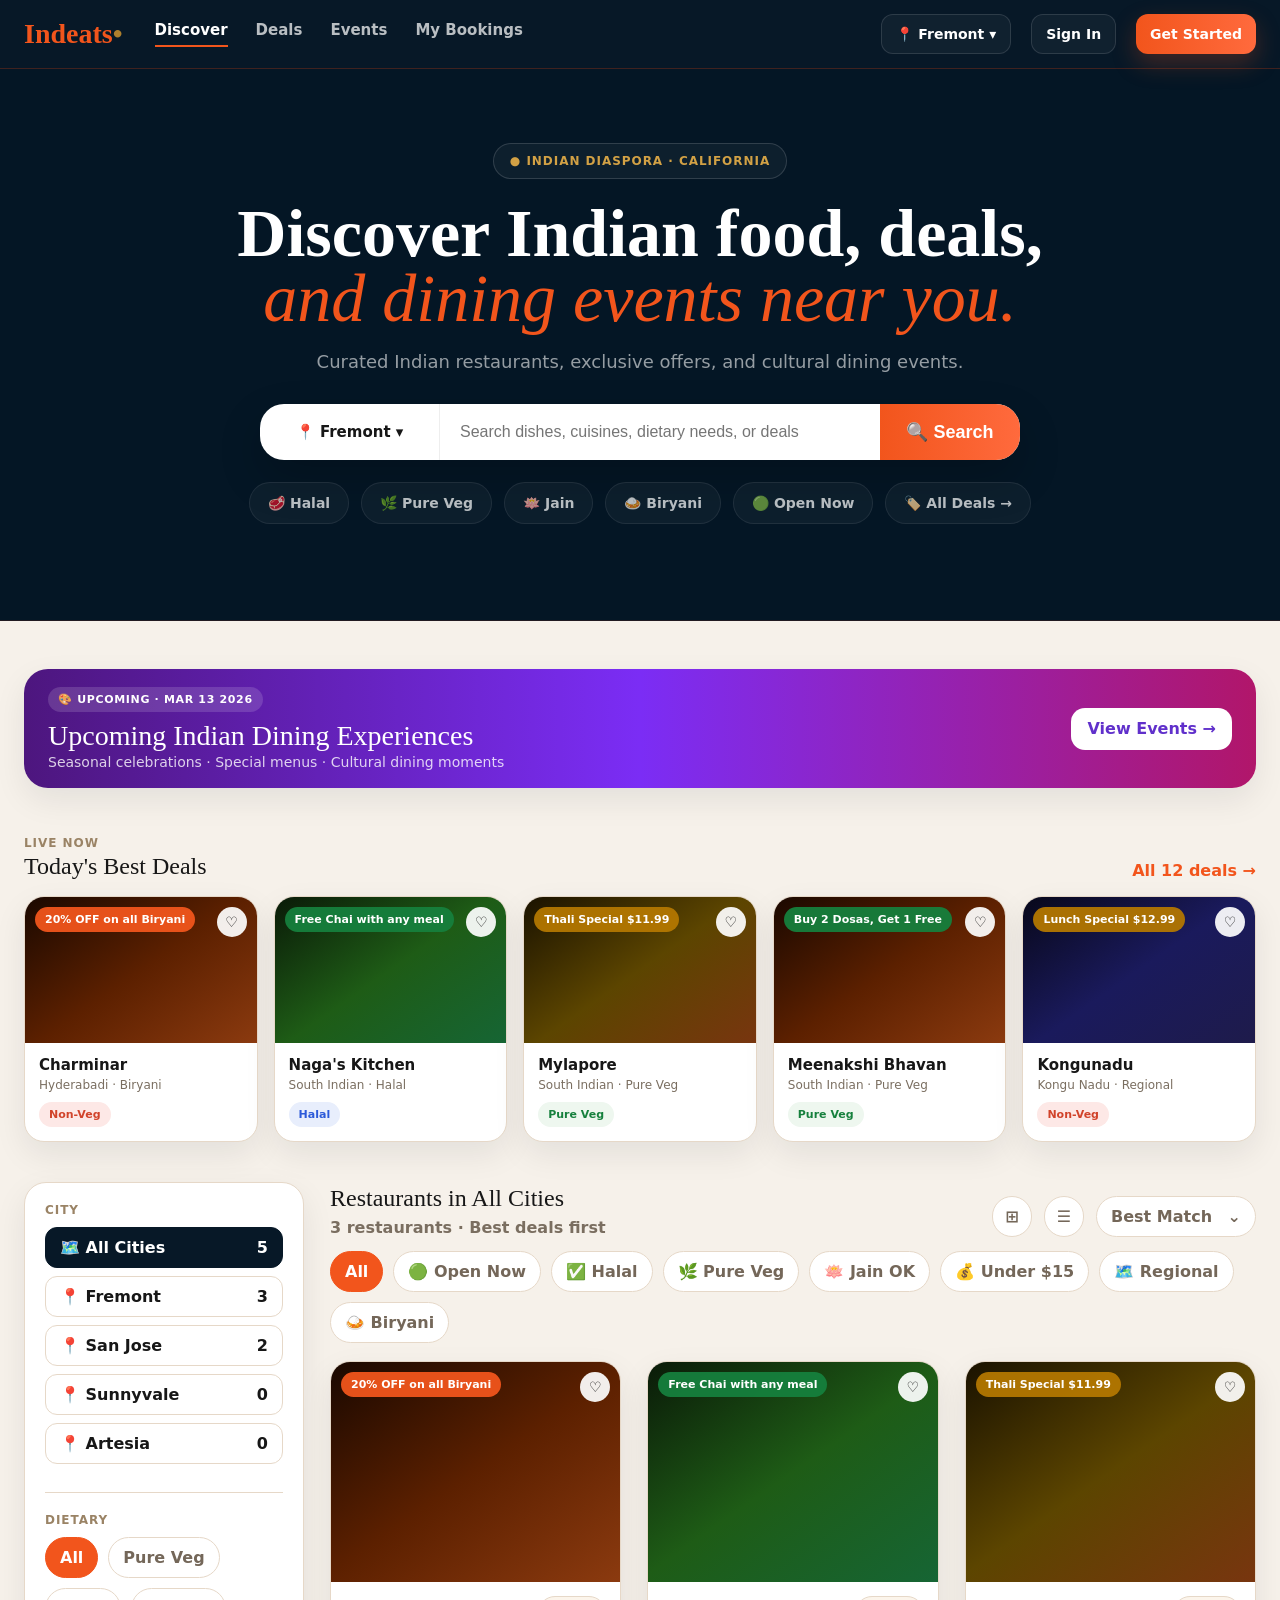
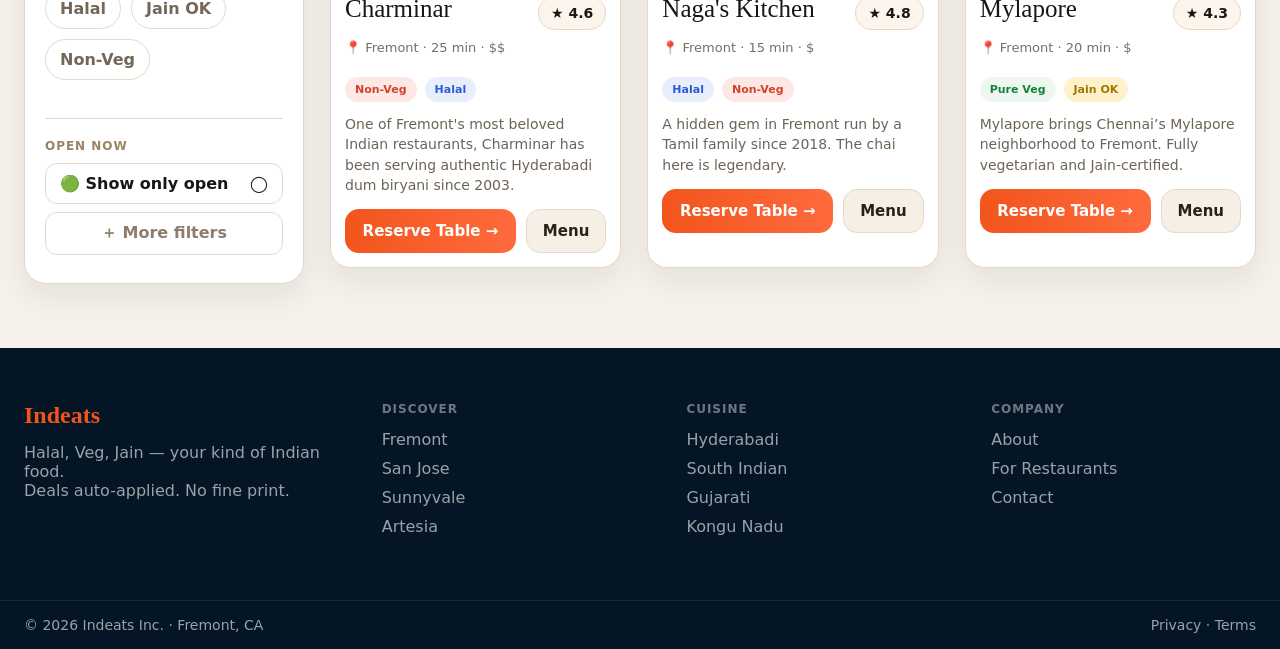
<file: indeats_multipage_discover_filters/index.html>
<!doctype html><html><head><meta charset="utf-8"><meta name="viewport" content="width=device-width, initial-scale=1"><title>Indeats — Discover</title><style>
:root{
  --bg:#f6f1ea; --card:#ffffff; --text:#171717; --muted:#7a6e60; --line:#e6d8c8;
  --nav:#071827; --nav-line:rgba(232,66,10,.25); --accent:#f2551c; --accent2:#ff6a3d;
  --purple1:#4d167e; --purple2:#7b2df5; --purple3:#b1166a; --radius:22px; --shadow:0 12px 32px rgba(17,24,39,.08);
}
*{box-sizing:border-box} html,body{margin:0;padding:0;font-family:Inter,ui-sans-serif,system-ui,-apple-system,Segoe UI,Roboto,Arial,sans-serif;background:var(--bg);color:var(--text)}
a{text-decoration:none;color:inherit} img{max-width:100%;display:block}
.wrap{max-width:1320px;margin:0 auto;padding:0 24px}
.nav{position:sticky;top:0;z-index:50;display:flex;align-items:center;gap:20px;padding:14px 24px;background:var(--nav);border-bottom:1px solid var(--nav-line)}
.brand{font-family:Georgia,"Times New Roman",serif;font-size:28px;font-weight:700;color:var(--accent);margin-right:12px}
.brand-dot{color:#ad7f2d}.nav-links{display:flex;gap:28px;align-items:center}
.nav-link{color:rgba(255,255,255,.72);font-weight:600;font-size:15px;padding-bottom:6px;border-bottom:2px solid transparent}
.nav-link.active{color:#fff;border-bottom-color:var(--accent)}
.nav-spacer{flex:1}.nav-city,.nav-btn{border:1px solid rgba(255,255,255,.12);background:rgba(255,255,255,.04);color:#fff;height:40px;border-radius:12px;padding:0 14px;display:inline-flex;align-items:center;justify-content:center;font-weight:700;font-size:14px}
.nav-btn.primary{background:linear-gradient(90deg,var(--accent),var(--accent2));border:none;box-shadow:0 10px 24px rgba(242,85,28,.25)}
.hero{background:#041625;position:relative;overflow:hidden;padding:74px 24px 96px;border-bottom:1px solid rgba(232,66,10,.12)}
.hero .wrap{display:flex;flex-direction:column;align-items:center;text-align:center}
.hero-badge{display:inline-flex;align-items:center;gap:8px;border:1px solid rgba(255,255,255,.14);color:#d2a145;background:rgba(255,255,255,.04);padding:10px 16px;border-radius:999px;font-weight:800;font-size:12px;letter-spacing:.08em;text-transform:uppercase}
.hero-title{margin:22px auto 16px;max-width:980px;color:#fff;font-size:68px;line-height:.96;font-family:Georgia,"Times New Roman",serif;font-weight:700}
.hero-title em{color:var(--accent);font-style:italic;font-weight:500}
.hero-sub{max-width:760px;color:rgba(255,255,255,.58);font-size:18px;line-height:1.6;margin:0 0 28px}
.search{width:min(760px,100%);display:grid;grid-template-columns:180px 1fr 140px;background:#fff;border-radius:24px;overflow:hidden;box-shadow:0 18px 44px rgba(0,0,0,.2)}
.search > div,.search input,.search button{min-height:56px;border:none}.search .city{display:flex;align-items:center;justify-content:center;font-weight:700;font-size:15px;border-right:1px solid #eee}
.search input{padding:0 20px;font-size:16px;outline:none}.search button{background:linear-gradient(90deg,var(--accent),var(--accent2));color:#fff;font-weight:800;font-size:18px;cursor:pointer}
.hero-pills{display:flex;flex-wrap:wrap;gap:12px;justify-content:center;margin-top:22px}
.hero-pill{color:rgba(255,255,255,.7);background:rgba(255,255,255,.04);border:1px solid rgba(255,255,255,.08);padding:12px 18px;border-radius:999px;font-weight:700;font-size:14px}
.home-banner{padding:48px 0 8px}.banner{background:linear-gradient(90deg,var(--purple1),var(--purple2),var(--purple3));border-radius:24px;min-height:94px;padding:18px 24px;display:flex;align-items:center;justify-content:space-between;gap:20px;color:#fff;box-shadow:var(--shadow)}
.banner-kicker{display:inline-flex;padding:6px 10px;border-radius:999px;background:rgba(255,255,255,.14);font-size:11px;font-weight:800;letter-spacing:.06em;text-transform:uppercase}
.banner-title{margin:10px 0 4px;font-size:28px;line-height:1;font-family:Georgia,"Times New Roman",serif}.banner-sub{margin:0;color:rgba(255,255,255,.8);font-size:14px}
.banner-btn{background:#fff;color:#6030cb;border:none;border-radius:14px;height:42px;padding:0 16px;font-weight:800;display:inline-flex;align-items:center}
.section{padding:40px 0 0}.section-head{display:flex;align-items:flex-end;justify-content:space-between;gap:16px;margin-bottom:16px}
.section-kicker{font-size:12px;text-transform:uppercase;letter-spacing:.08em;color:#9a8365;font-weight:800}.section-title{font-size:24px;font-family:Georgia,"Times New Roman",serif;margin:4px 0 0}
.section-link{color:var(--accent);font-weight:800}
.deals-row{display:grid;grid-template-columns:repeat(5,minmax(0,1fr));gap:16px}
.deal-card,.rest-card,.event-card,.booking-card{background:var(--card);border:1px solid var(--line);border-radius:20px;box-shadow:var(--shadow);overflow:hidden}
.deal-card{display:block}
.deal-img,.rest-img{height:132px;position:relative;background:linear-gradient(145deg,#1a0800,#5c2000,#8B3A0F)}
.deal-img.green,.rest-img.green{background:linear-gradient(145deg,#0a1a08,#1e5c16,#166534)}
.deal-img.gold,.rest-img.gold{background:linear-gradient(145deg,#1a1200,#5c4500,#78350F)}
.deal-img.blue,.rest-img.blue{background:linear-gradient(145deg,#08081a,#1a1a5c,#1E1B4B)}
.card-badge{position:absolute;top:10px;left:10px;background:rgba(242,85,28,.94);color:#fff;border-radius:999px;padding:6px 10px;font-size:11px;font-weight:800}
.card-badge.green{background:rgba(22,128,61,.94)} .card-badge.gold{background:rgba(180,120,0,.94)}
.card-heart{position:absolute;top:10px;right:10px;width:30px;height:30px;border-radius:50%;background:rgba(255,255,255,.92);display:flex;align-items:center;justify-content:center;font-size:14px}
.deal-body{padding:14px}.deal-name{font-weight:800;font-size:16px;margin-bottom:4px}.deal-meta{font-size:13px;color:var(--muted)}
.tag{display:inline-flex;padding:6px 10px;border-radius:999px;font-size:11px;font-weight:800;margin-top:10px;background:#eef7ef;color:#16803d}
.tag.red{background:#fde8e6;color:#d1432a}.tag.blue{background:#e8eefc;color:#2c5ad9}
.discover-grid{display:grid;grid-template-columns:280px minmax(0,1fr);gap:26px;align-items:start}
.sidebar{background:#fff;border:1px solid var(--line);border-radius:22px;padding:20px;box-shadow:var(--shadow);min-height:460px}
.side-sec{padding-bottom:20px;margin-bottom:20px;border-bottom:1px solid var(--line)} .side-sec:last-child{border-bottom:none;margin-bottom:0;padding-bottom:0}
.side-head{font-size:12px;text-transform:uppercase;letter-spacing:.08em;color:#9a8365;font-weight:800;margin-bottom:10px}
.side-pill{display:flex;justify-content:space-between;align-items:center;border:1px solid var(--line);border-radius:12px;padding:10px 14px;margin-bottom:8px;font-weight:700}
.side-pill.active{background:#071827;color:#fff;border-color:#071827}
.filter-row{display:flex;flex-wrap:wrap;gap:10px;margin-bottom:18px}
.filter{padding:10px 14px;border:1px solid var(--line);border-radius:999px;background:#fff;font-weight:700;color:#746759}
.filter.active{background:var(--accent);color:#fff;border-color:var(--accent)}
.rest-grid{display:grid;grid-template-columns:repeat(3,minmax(0,1fr));gap:26px}
.rest-card{display:block}
.rest-img{height:220px}.rest-body{padding:16px;display:flex;flex-direction:column;min-height:240px}
.rest-top{display:flex;justify-content:space-between;gap:12px;align-items:flex-start}
.rest-name{font-family:Georgia,"Times New Roman",serif;font-size:28px;line-height:1}.rest-rating{padding:8px 12px;border:1px solid var(--line);border-radius:999px;background:#fcf5eb;font-weight:800;font-size:14px}
.rest-meta{margin-top:10px;color:var(--muted);font-size:14px}
.rest-tags{display:flex;flex-wrap:wrap;gap:8px;margin-top:12px}
.rest-desc{margin-top:14px;color:#6e6357;line-height:1.55;font-size:15px;flex:1}
.rest-actions{display:flex;gap:10px;margin-top:16px}
.btn-primary,.btn-secondary{min-height:48px;border:none;border-radius:14px;padding:0 16px;font-weight:800;font-size:15px;display:inline-flex;align-items:center;justify-content:center}
.btn-primary{background:linear-gradient(90deg,var(--accent),var(--accent2));color:#fff;flex:1}
.btn-secondary{background:#f5efe6;color:#2b2016;border:1px solid var(--line)}
.footer{background:#041625;color:rgba(255,255,255,.6);margin-top:56px}
.footer-top{display:grid;grid-template-columns:1.2fr 1fr 1fr 1fr;gap:40px;padding:54px 24px}
.footer-brand{font-family:Georgia,"Times New Roman",serif;color:var(--accent);font-size:24px;font-weight:700;margin-bottom:14px}
.footer-head{font-size:12px;text-transform:uppercase;letter-spacing:.08em;color:rgba(255,255,255,.42);font-weight:800;margin-bottom:14px}
.footer-link{display:block;margin-bottom:10px}.footer-bottom{border-top:1px solid rgba(255,255,255,.08);padding:16px 24px;display:flex;justify-content:space-between;font-size:14px}
.page-hero{background:#071827;color:#fff;padding:48px 0 28px;position:relative;overflow:hidden}
.page-eyebrow{display:inline-flex;padding:8px 12px;border-radius:999px;border:1px solid rgba(255,255,255,.14);color:#d2a145;font-size:12px;font-weight:800;letter-spacing:.08em;text-transform:uppercase;background:rgba(255,255,255,.04)}
.page-title{font-family:Georgia,"Times New Roman",serif;font-size:64px;line-height:.96;margin:22px 0 12px}.page-title em{color:#e0a029;font-style:italic}
.page-sub{max-width:760px;color:rgba(255,255,255,.62);font-size:18px;line-height:1.6}
.page-stats{display:flex;gap:24px;color:rgba(255,255,255,.74);margin-top:24px;flex-wrap:wrap}
.pills-bar{display:flex;flex-wrap:wrap;gap:12px;align-items:center;padding:16px 0;border-bottom:1px solid var(--line)}
.events-grid-page{display:grid;grid-template-columns:repeat(3,minmax(0,1fr));gap:24px;padding-top:28px}
.event-card{min-height:300px;padding:28px;display:flex;flex-direction:column;gap:14px;background:linear-gradient(135deg,var(--purple1),var(--purple2),var(--purple3));color:#fff}
.event-title{font-family:Georgia,"Times New Roman",serif;font-size:34px;line-height:1.04;margin:0}
.event-sub{color:rgba(255,255,255,.86);line-height:1.6;font-size:16px;flex:1}
.event-mini{display:inline-flex;padding:8px 12px;border-radius:999px;background:rgba(255,255,255,.14);font-size:12px;font-weight:800;width:max-content}
.event-meta{display:flex;flex-wrap:wrap;gap:10px;color:rgba(255,255,255,.82);font-size:14px}
.feature-card{margin-top:32px;background:linear-gradient(135deg,#431070,#6d28f2,#9e1f79);border-radius:28px;padding:28px;color:#fff;display:grid;grid-template-columns:1.6fr .8fr;gap:24px;align-items:center;box-shadow:var(--shadow)}
.feature-price{text-align:right;font-size:18px;color:rgba(255,255,255,.84)}
.bookings-wrap{padding:52px 0}.book-head{display:flex;gap:16px;align-items:center;margin-bottom:16px}
.back-btn{border:1px solid var(--line);background:#fff;height:40px;padding:0 16px;border-radius:12px;font-weight:800;display:inline-flex;align-items:center}
.tabs{display:flex;gap:24px;border-bottom:1px solid var(--line);margin-bottom:24px}.tab{padding:12px 6px;font-weight:800;color:#7b6e61}.tab.active{color:var(--accent);border-bottom:3px solid var(--accent)}
.booking-card{padding:18px 22px;display:grid;grid-template-columns:70px 1fr auto;gap:18px;align-items:center}
.booking-thumb{width:56px;height:56px;border-radius:50%;background:radial-gradient(circle at 50% 50%, rgba(242,85,28,.35), transparent 60%)}
.booking-name{font-family:Georgia,"Times New Roman",serif;font-size:22px}
.booking-meta{color:var(--muted);margin-top:4px;font-size:14px}
.badge-success{display:inline-flex;padding:4px 10px;border-radius:999px;background:#dcf5de;color:#1b8b40;font-weight:800;font-size:11px;margin-left:8px}
.badge-deal{display:inline-flex;padding:6px 10px;border-radius:999px;background:#fff2e9;color:var(--accent);font-weight:800;font-size:12px;margin-top:8px}
.booking-cancel{background:#fff1f0;color:#d1432a;border:1px solid #f6c7c0;border-radius:12px;height:40px;padding:0 16px;font-weight:800}
@media (max-width: 1100px){.deals-row{grid-template-columns:repeat(3,minmax(0,1fr))}.rest-grid,.events-grid-page{grid-template-columns:repeat(2,minmax(0,1fr))}.discover-grid{grid-template-columns:1fr}.feature-card{grid-template-columns:1fr}.footer-top{grid-template-columns:1fr 1fr}}
@media (max-width: 760px){.nav{flex-wrap:wrap}.nav-links{order:3;width:100%;justify-content:center}.hero-title,.page-title{font-size:44px}.search{grid-template-columns:1fr}.deals-row,.rest-grid,.events-grid-page{grid-template-columns:1fr}.footer-top{grid-template-columns:1fr}.footer-bottom{flex-direction:column;gap:8px}.booking-card{grid-template-columns:1fr}.wrap{padding:0 16px}}

/* === V2 polish package: CSS-only refinements === */

/* Discover + deals cards slightly tighter and cleaner */
.rest-body{
  padding:14px;
  min-height:220px;
}
.rest-desc{
  margin-top:12px;
  line-height:1.45;
  font-size:14px;
}
.rest-actions{
  margin-top:14px;
  align-items:stretch;
}
.btn-primary,.btn-secondary{
  min-height:44px;
}
.rest-name{
  font-size:25px;
}
.rest-meta{
  font-size:13px;
}

/* Deals page cards feel a little stronger */
.deal-img{
  height:146px;
}
.deal-body{
  padding:13px 14px 14px;
}
.deal-name{
  font-size:15px;
}
.deal-meta{
  font-size:12px;
}

/* Slightly more breathing room under pills/filter bars */
.pills-bar{
  padding:18px 0;
  margin-bottom:6px;
}

/* Events page spacing rhythm */
.feature-card{
  padding:24px 26px;
}
.section-title{
  line-height:1.08;
}
.events-grid-page{
  padding-top:32px;
}
.event-card{
  min-height:284px;
}
.event-title{
  font-size:31px;
}
.event-sub{
  font-size:15px;
  line-height:1.52;
}

/* Bookings page tighter cards */
.booking-card{
  padding:16px 20px;
  min-height:108px;
}
.booking-name{
  font-size:20px;
}
.booking-meta{
  font-size:13px;
  margin-top:3px;
}
.badge-deal{
  margin-top:7px;
}

/* Slightly better footer breathing */
.footer{
  margin-top:64px;
}

@media (max-width:760px){
  .rest-body{
    min-height:unset;
  }
  .deal-img{
    height:134px;
  }
  .feature-card{
    padding:22px 20px;
  }
  .event-title{
    font-size:28px;
  }
}


/* Discover filters functional */
.city-filter,.dietary-filter,.top-filter,.open-filter{cursor:pointer}
.city-filter:hover,.dietary-filter:hover,.top-filter:hover,.open-filter:hover{transform:translateY(-1px)}
.restaurant-card.hidden{display:none !important}
.open-filter.active{background:#071827;color:#fff;border-color:#071827}
.open-filter.active .open-indicator{color:#4ade80}

</style></head><body>

<nav class="nav">
  <a class="brand" href="index.html">Indeats<span class="brand-dot">•</span></a>
  <div class="nav-links">
    <a class="nav-link active" href="index.html">Discover</a>
    <a class="nav-link" href="deals.html">Deals</a>
    <a class="nav-link" href="events.html">Events</a>
    <a class="nav-link" href="bookings.html">My Bookings</a>
  </div>
  <div class="nav-spacer"></div>
  <a class="nav-city" href="index.html">📍 Fremont ▾</a>
  <a class="nav-btn" href="bookings.html">Sign In</a>
  <a class="nav-btn primary" href="bookings.html">Get Started</a>
</nav>
<section class="hero"><div class="wrap">
<div class="hero-badge">● Indian Diaspora · California</div>
<h1 class="hero-title">Discover Indian food, deals,<br><em>and dining events near you.</em></h1>
<p class="hero-sub">Curated Indian restaurants, exclusive offers, and cultural dining events.</p>
<form class="search" action="deals.html"><div class="city">📍 Fremont ▾</div><input placeholder="Search dishes, cuisines, dietary needs, or deals"><button type="submit">🔍 Search</button></form>
<div class="hero-pills">
<a class="hero-pill" href="deals.html">🥩 Halal</a><a class="hero-pill" href="deals.html">🌿 Pure Veg</a><a class="hero-pill" href="deals.html">🪷 Jain</a><a class="hero-pill" href="deals.html">🍛 Biryani</a><a class="hero-pill" href="deals.html">🟢 Open Now</a><a class="hero-pill" href="deals.html">🏷️ All Deals →</a>
</div></div></section>
<section class="home-banner"><div class="wrap"><div class="banner"><div><div class="banner-kicker">🎨 Upcoming · Mar 13 2026</div><div class="banner-title">Upcoming Indian Dining Experiences</div><p class="banner-sub">Seasonal celebrations · Special menus · Cultural dining moments</p></div><a class="banner-btn" href="events.html">View Events →</a></div></div></section>
<section class="section"><div class="wrap"><div class="section-head"><div><div class="section-kicker">Live now</div><div class="section-title">Today's Best Deals</div></div><a class="section-link" href="deals.html">All 12 deals →</a></div><div class="deals-row">
<a class="deal-card" href="deals.html"><div class="deal-img"><div class="card-badge">20% OFF on all Biryani</div><div class="card-heart">♡</div></div><div class="deal-body"><div class="deal-name">Charminar</div><div class="deal-meta">Hyderabadi · Biryani</div><div class="tag red">Non-Veg</div></div></a>
<a class="deal-card" href="deals.html"><div class="deal-img green"><div class="card-badge green">Free Chai with any meal</div><div class="card-heart">♡</div></div><div class="deal-body"><div class="deal-name">Naga's Kitchen</div><div class="deal-meta">South Indian · Halal</div><div class="tag blue">Halal</div></div></a>
<a class="deal-card" href="deals.html"><div class="deal-img gold"><div class="card-badge gold">Thali Special $11.99</div><div class="card-heart">♡</div></div><div class="deal-body"><div class="deal-name">Mylapore</div><div class="deal-meta">South Indian · Pure Veg</div><div class="tag">Pure Veg</div></div></a>
<a class="deal-card" href="deals.html"><div class="deal-img"><div class="card-badge green">Buy 2 Dosas, Get 1 Free</div><div class="card-heart">♡</div></div><div class="deal-body"><div class="deal-name">Meenakshi Bhavan</div><div class="deal-meta">South Indian · Pure Veg</div><div class="tag">Pure Veg</div></div></a>
<a class="deal-card" href="deals.html"><div class="deal-img blue"><div class="card-badge gold">Lunch Special $12.99</div><div class="card-heart">♡</div></div><div class="deal-body"><div class="deal-name">Kongunadu</div><div class="deal-meta">Kongu Nadu · Regional</div><div class="tag red">Non-Veg</div></div></a>
</div></div></section>
<section class="section"><div class="wrap discover-grid">
<aside class="sidebar">
<div class="side-sec"><div class="side-head">City</div><a class="side-pill active city-filter" href="#" data-city="all"><span>🗺️ All Cities</span><span>5</span></a><a class="side-pill city-filter" href="#" data-city="fremont"><span>📍 Fremont</span><span>3</span></a><a class="side-pill city-filter" href="#" data-city="san jose"><span>📍 San Jose</span><span>2</span></a><a class="side-pill city-filter" href="#" data-city="sunnyvale"><span>📍 Sunnyvale</span><span>0</span></a><a class="side-pill city-filter" href="#" data-city="artesia"><span>📍 Artesia</span><span>0</span></a></div>
<div class="side-sec"><div class="side-head">Dietary</div><div class="filter-row dietary-filters"><a class="filter active dietary-filter" href="#" data-diet="all">All</a><a class="filter dietary-filter" href="#" data-diet="pure veg">Pure Veg</a><a class="filter dietary-filter" href="#" data-diet="halal">Halal</a><a class="filter dietary-filter" href="#" data-diet="jain ok">Jain OK</a><a class="filter dietary-filter" href="#" data-diet="non-veg">Non-Veg</a></div></div>
<div class="side-sec"><div class="side-head">Open now</div><a class="side-pill open-filter" href="#" data-open="false"><span>🟢 Show only open</span><span class="open-indicator">◯</span></a><a class="side-pill" href="deals.html" style="justify-content:center;color:#8e7c6c">＋ More filters</a></div>
</aside>
<div>
<div class="section-head" style="margin-bottom:14px"><div><div class="section-title" id="restaurants-title">Restaurants in All Cities</div><div id="restaurants-subtitle" style="margin-top:6px;color:var(--muted);font-weight:700">3 restaurants · Best deals first</div></div><div style="display:flex;gap:12px;align-items:center"><div class="filter" style="padding:10px 12px">⊞</div><div class="filter" style="padding:10px 12px">☰</div><a class="filter" href="deals.html" style="min-width:160px;justify-content:space-between;display:flex">Best Match <span>⌄</span></a></div></div>
<div class="filter-row"><a class="filter active top-filter" href="#" data-top="all">All</a><a class="filter top-filter" href="#" data-top="open">🟢 Open Now</a><a class="filter top-filter" href="#" data-top="halal">✅ Halal</a><a class="filter top-filter" href="#" data-top="pure veg">🌿 Pure Veg</a><a class="filter top-filter" href="#" data-top="jain ok">🪷 Jain OK</a><a class="filter top-filter" href="#" data-top="under15">💰 Under $15</a><a class="filter top-filter" href="#" data-top="regional">🗺️ Regional</a><a class="filter top-filter" href="#" data-top="biryani">🍛 Biryani</a></div>
<div id="no-results" style="display:none;background:#fff;border:1px solid var(--line);border-radius:18px;padding:22px;font-weight:700;color:#746759;margin-bottom:18px">No restaurants match this filter yet.</div><div class="rest-grid" id="restaurants-grid">
<a class="rest-card restaurant-card" href="bookings.html" data-city="fremont" data-diets="non-veg halal" data-open="true" data-price="$$" data-tags="biryani"><div class="rest-img"><div class="card-badge">20% OFF on all Biryani</div><div class="card-heart">♡</div></div><div class="rest-body"><div class="rest-top"><div class="rest-name">Charminar</div><div class="rest-rating">★ 4.6</div></div><div class="rest-meta">📍 Fremont · 25 min · $$</div><div class="rest-tags"><div class="tag red">Non-Veg</div><div class="tag blue">Halal</div></div><div class="rest-desc">One of Fremont's most beloved Indian restaurants, Charminar has been serving authentic Hyderabadi dum biryani since 2003.</div><div class="rest-actions"><span class="btn-primary">Reserve Table →</span><span class="btn-secondary">Menu</span></div></div></a>
<a class="rest-card restaurant-card" href="bookings.html" data-city="fremont" data-diets="halal non-veg" data-open="true" data-price="$" data-tags="south indian"><div class="rest-img green"><div class="card-badge green">Free Chai with any meal</div><div class="card-heart">♡</div></div><div class="rest-body"><div class="rest-top"><div class="rest-name">Naga's Kitchen</div><div class="rest-rating">★ 4.8</div></div><div class="rest-meta">📍 Fremont · 15 min · $</div><div class="rest-tags"><div class="tag blue">Halal</div><div class="tag red">Non-Veg</div></div><div class="rest-desc">A hidden gem in Fremont run by a Tamil family since 2018. The chai here is legendary.</div><div class="rest-actions"><span class="btn-primary">Reserve Table →</span><span class="btn-secondary">Menu</span></div></div></a>
<a class="rest-card restaurant-card" href="bookings.html" data-city="fremont" data-diets="pure veg jain ok" data-open="true" data-price="$" data-tags="regional under15"><div class="rest-img gold"><div class="card-badge gold">Thali Special $11.99</div><div class="card-heart">♡</div></div><div class="rest-body"><div class="rest-top"><div class="rest-name">Mylapore</div><div class="rest-rating">★ 4.3</div></div><div class="rest-meta">📍 Fremont · 20 min · $</div><div class="rest-tags"><div class="tag">Pure Veg</div><div class="tag" style="background:#fff2cb;color:#a67500">Jain OK</div></div><div class="rest-desc">Mylapore brings Chennai’s Mylapore neighborhood to Fremont. Fully vegetarian and Jain-certified.</div><div class="rest-actions"><span class="btn-primary">Reserve Table →</span><span class="btn-secondary">Menu</span></div></div></a>
</div>
</div></div></section>

<footer class="footer">
  <div class="wrap footer-top">
    <div>
      <div class="footer-brand">Indeats</div>
      <div>Halal, Veg, Jain — your kind of Indian food.<br>Deals auto-applied. No fine print.</div>
    </div>
    <div>
      <div class="footer-head">Discover</div>
      <a class="footer-link" href="index.html">Fremont</a>
      <a class="footer-link" href="index.html">San Jose</a>
      <a class="footer-link" href="index.html">Sunnyvale</a>
      <a class="footer-link" href="index.html">Artesia</a>
    </div>
    <div>
      <div class="footer-head">Cuisine</div>
      <a class="footer-link" href="index.html">Hyderabadi</a>
      <a class="footer-link" href="index.html">South Indian</a>
      <a class="footer-link" href="index.html">Gujarati</a>
      <a class="footer-link" href="index.html">Kongu Nadu</a>
    </div>
    <div>
      <div class="footer-head">Company</div>
      <a class="footer-link" href="index.html">About</a>
      <a class="footer-link" href="index.html">For Restaurants</a>
      <a class="footer-link" href="index.html">Contact</a>
    </div>
  </div>
  <div class="wrap footer-bottom">
    <div>© 2026 Indeats Inc. · Fremont, CA</div>
    <div>Privacy · Terms</div>
  </div>
</footer>


<script>
(function(){
  const state = { city:'all', diet:'all', top:'all', openOnly:false };
  const titleEl = document.getElementById('restaurants-title');
  const subtitleEl = document.getElementById('restaurants-subtitle');
  const noResults = document.getElementById('no-results');
  const cards = Array.from(document.querySelectorAll('.restaurant-card'));
  function normalize(v){ return (v||'').toLowerCase().trim(); }
  function cityLabel(city){ if(city==='all') return 'All Cities'; return city.split(' ').map(w=>w.charAt(0).toUpperCase()+w.slice(1)).join(' '); }
  function cardMatches(card){
    const city = normalize(card.dataset.city);
    const diets = normalize(card.dataset.diets);
    const open = normalize(card.dataset.open) === 'true';
    const price = normalize(card.dataset.price);
    const tags = normalize(card.dataset.tags);
    if(state.city !== 'all' && city !== state.city) return false;
    if(state.diet !== 'all' && !diets.includes(state.diet)) return false;
    if(state.openOnly && !open) return false;
    if(state.top !== 'all'){
      if(state.top === 'open' && !open) return false;
      if(state.top === 'under15' && price !== '$') return false;
      if(['halal','pure veg','jain ok'].includes(state.top) && !diets.includes(state.top)) return false;
      if(['regional','biryani'].includes(state.top) && !tags.includes(state.top)) return false;
    }
    return true;
  }
  function updateActive(selector, attr, value){
    document.querySelectorAll(selector).forEach(el=>el.classList.toggle('active', el.dataset[attr] === value));
  }
  function render(){
    let count = 0;
    cards.forEach(card=>{
      const show = cardMatches(card);
      card.classList.toggle('hidden', !show);
      if(show) count++;
    });
    if(titleEl) titleEl.textContent = 'Restaurants in ' + cityLabel(state.city);
    if(subtitleEl) subtitleEl.textContent = count + ' restaurant' + (count===1?'':'s') + ' · Best deals first';
    if(noResults) noResults.style.display = count ? 'none' : 'block';
    updateActive('.city-filter', 'city', state.city);
    updateActive('.dietary-filter', 'diet', state.diet);
    updateActive('.top-filter', 'top', state.top);
    const openFilter = document.querySelector('.open-filter');
    if(openFilter){
      openFilter.classList.toggle('active', state.openOnly);
      const ind = openFilter.querySelector('.open-indicator');
      if(ind) ind.textContent = state.openOnly ? '●' : '◯';
    }
  }
  document.querySelectorAll('.city-filter').forEach(el=>el.addEventListener('click', e=>{ e.preventDefault(); state.city = el.dataset.city; render(); }));
  document.querySelectorAll('.dietary-filter').forEach(el=>el.addEventListener('click', e=>{ e.preventDefault(); state.diet = el.dataset.diet; render(); }));
  document.querySelectorAll('.top-filter').forEach(el=>el.addEventListener('click', e=>{ e.preventDefault(); state.top = el.dataset.top; if(state.top === 'open') state.openOnly = true; else if(state.top === 'all') state.openOnly = false; render(); }));
  const openFilter = document.querySelector('.open-filter');
  if(openFilter){ openFilter.addEventListener('click', e=>{ e.preventDefault(); state.openOnly = !state.openOnly; if(!state.openOnly && state.top === 'open') state.top = 'all'; render(); }); }
  render();
})();
</script>

</body></html>
</file>
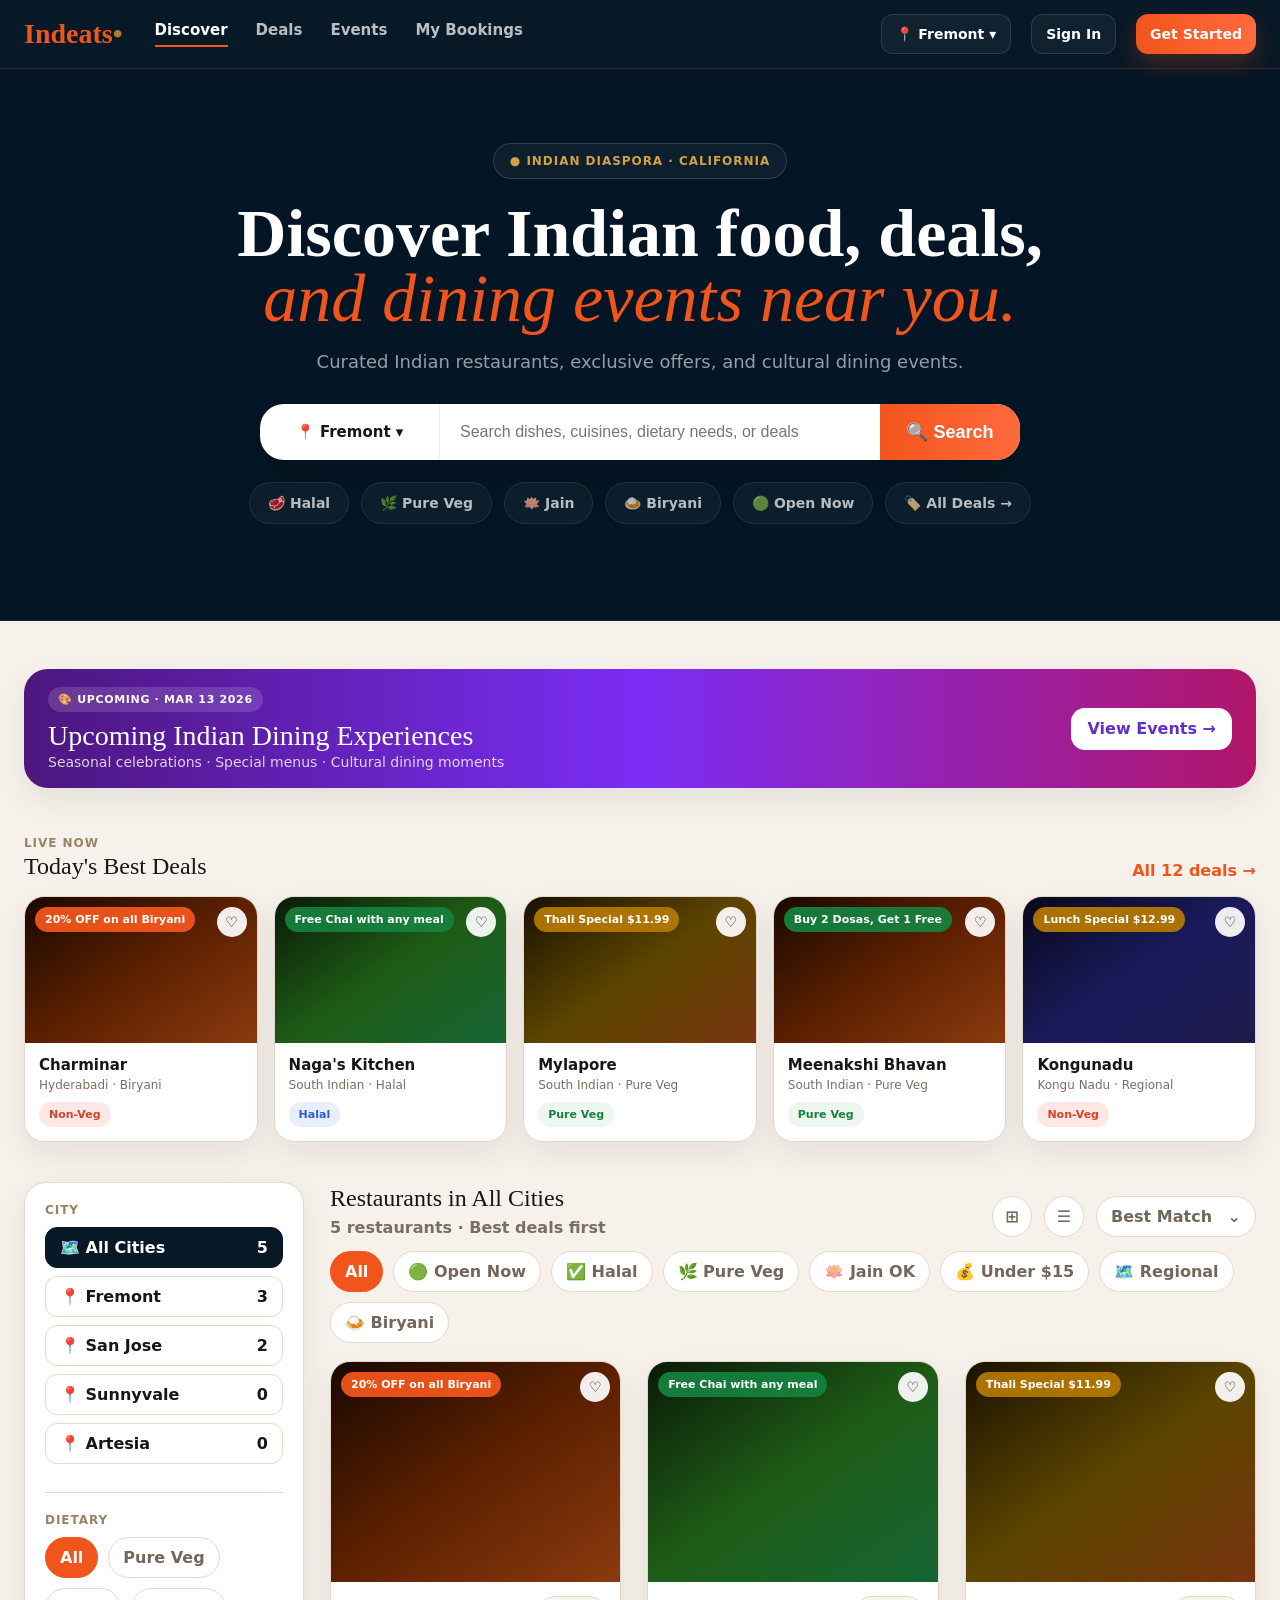
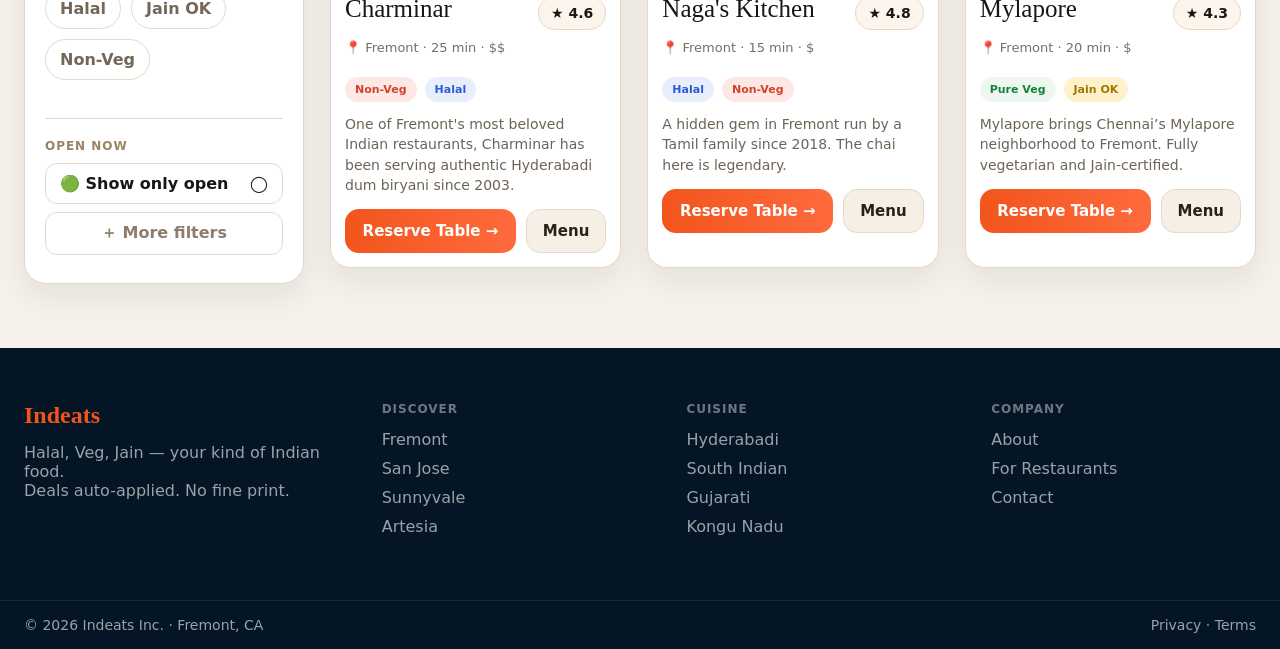
<file: indeats_multipage_v2_polish/index.html>
<!doctype html><html><head><meta charset="utf-8"><meta name="viewport" content="width=device-width, initial-scale=1"><title>Indeats — Discover</title><style>
:root{
  --bg:#f6f1ea; --card:#ffffff; --text:#171717; --muted:#7a6e60; --line:#e6d8c8;
  --nav:#071827; --nav-line:rgba(232,66,10,.25); --accent:#f2551c; --accent2:#ff6a3d;
  --purple1:#4d167e; --purple2:#7b2df5; --purple3:#b1166a; --radius:22px; --shadow:0 12px 32px rgba(17,24,39,.08);
}
*{box-sizing:border-box} html,body{margin:0;padding:0;font-family:Inter,ui-sans-serif,system-ui,-apple-system,Segoe UI,Roboto,Arial,sans-serif;background:var(--bg);color:var(--text)}
a{text-decoration:none;color:inherit} img{max-width:100%;display:block}
.wrap{max-width:1320px;margin:0 auto;padding:0 24px}
.nav{position:sticky;top:0;z-index:50;display:flex;align-items:center;gap:20px;padding:14px 24px;background:var(--nav);border-bottom:1px solid var(--nav-line)}
.brand{font-family:Georgia,"Times New Roman",serif;font-size:28px;font-weight:700;color:var(--accent);margin-right:12px}
.brand-dot{color:#ad7f2d}.nav-links{display:flex;gap:28px;align-items:center}
.nav-link{color:rgba(255,255,255,.72);font-weight:600;font-size:15px;padding-bottom:6px;border-bottom:2px solid transparent}
.nav-link.active{color:#fff;border-bottom-color:var(--accent)}
.nav-spacer{flex:1}.nav-city,.nav-btn{border:1px solid rgba(255,255,255,.12);background:rgba(255,255,255,.04);color:#fff;height:40px;border-radius:12px;padding:0 14px;display:inline-flex;align-items:center;justify-content:center;font-weight:700;font-size:14px}
.nav-btn.primary{background:linear-gradient(90deg,var(--accent),var(--accent2));border:none;box-shadow:0 10px 24px rgba(242,85,28,.25)}
.hero{background:#041625;position:relative;overflow:hidden;padding:74px 24px 96px;border-bottom:1px solid rgba(232,66,10,.12)}
.hero .wrap{display:flex;flex-direction:column;align-items:center;text-align:center}
.hero-badge{display:inline-flex;align-items:center;gap:8px;border:1px solid rgba(255,255,255,.14);color:#d2a145;background:rgba(255,255,255,.04);padding:10px 16px;border-radius:999px;font-weight:800;font-size:12px;letter-spacing:.08em;text-transform:uppercase}
.hero-title{margin:22px auto 16px;max-width:980px;color:#fff;font-size:68px;line-height:.96;font-family:Georgia,"Times New Roman",serif;font-weight:700}
.hero-title em{color:var(--accent);font-style:italic;font-weight:500}
.hero-sub{max-width:760px;color:rgba(255,255,255,.58);font-size:18px;line-height:1.6;margin:0 0 28px}
.search{width:min(760px,100%);display:grid;grid-template-columns:180px 1fr 140px;background:#fff;border-radius:24px;overflow:hidden;box-shadow:0 18px 44px rgba(0,0,0,.2)}
.search > div,.search input,.search button{min-height:56px;border:none}.search .city{display:flex;align-items:center;justify-content:center;font-weight:700;font-size:15px;border-right:1px solid #eee}
.search input{padding:0 20px;font-size:16px;outline:none}.search button{background:linear-gradient(90deg,var(--accent),var(--accent2));color:#fff;font-weight:800;font-size:18px;cursor:pointer}
.hero-pills{display:flex;flex-wrap:wrap;gap:12px;justify-content:center;margin-top:22px}
.hero-pill{color:rgba(255,255,255,.7);background:rgba(255,255,255,.04);border:1px solid rgba(255,255,255,.08);padding:12px 18px;border-radius:999px;font-weight:700;font-size:14px}
.home-banner{padding:48px 0 8px}.banner{background:linear-gradient(90deg,var(--purple1),var(--purple2),var(--purple3));border-radius:24px;min-height:94px;padding:18px 24px;display:flex;align-items:center;justify-content:space-between;gap:20px;color:#fff;box-shadow:var(--shadow)}
.banner-kicker{display:inline-flex;padding:6px 10px;border-radius:999px;background:rgba(255,255,255,.14);font-size:11px;font-weight:800;letter-spacing:.06em;text-transform:uppercase}
.banner-title{margin:10px 0 4px;font-size:28px;line-height:1;font-family:Georgia,"Times New Roman",serif}.banner-sub{margin:0;color:rgba(255,255,255,.8);font-size:14px}
.banner-btn{background:#fff;color:#6030cb;border:none;border-radius:14px;height:42px;padding:0 16px;font-weight:800;display:inline-flex;align-items:center}
.section{padding:40px 0 0}.section-head{display:flex;align-items:flex-end;justify-content:space-between;gap:16px;margin-bottom:16px}
.section-kicker{font-size:12px;text-transform:uppercase;letter-spacing:.08em;color:#9a8365;font-weight:800}.section-title{font-size:24px;font-family:Georgia,"Times New Roman",serif;margin:4px 0 0}
.section-link{color:var(--accent);font-weight:800}
.deals-row{display:grid;grid-template-columns:repeat(5,minmax(0,1fr));gap:16px}
.deal-card,.rest-card,.event-card,.booking-card{background:var(--card);border:1px solid var(--line);border-radius:20px;box-shadow:var(--shadow);overflow:hidden}
.deal-card{display:block}
.deal-img,.rest-img{height:132px;position:relative;background:linear-gradient(145deg,#1a0800,#5c2000,#8B3A0F)}
.deal-img.green,.rest-img.green{background:linear-gradient(145deg,#0a1a08,#1e5c16,#166534)}
.deal-img.gold,.rest-img.gold{background:linear-gradient(145deg,#1a1200,#5c4500,#78350F)}
.deal-img.blue,.rest-img.blue{background:linear-gradient(145deg,#08081a,#1a1a5c,#1E1B4B)}
.card-badge{position:absolute;top:10px;left:10px;background:rgba(242,85,28,.94);color:#fff;border-radius:999px;padding:6px 10px;font-size:11px;font-weight:800}
.card-badge.green{background:rgba(22,128,61,.94)} .card-badge.gold{background:rgba(180,120,0,.94)}
.card-heart{position:absolute;top:10px;right:10px;width:30px;height:30px;border-radius:50%;background:rgba(255,255,255,.92);display:flex;align-items:center;justify-content:center;font-size:14px}
.deal-body{padding:14px}.deal-name{font-weight:800;font-size:16px;margin-bottom:4px}.deal-meta{font-size:13px;color:var(--muted)}
.tag{display:inline-flex;padding:6px 10px;border-radius:999px;font-size:11px;font-weight:800;margin-top:10px;background:#eef7ef;color:#16803d}
.tag.red{background:#fde8e6;color:#d1432a}.tag.blue{background:#e8eefc;color:#2c5ad9}
.discover-grid{display:grid;grid-template-columns:280px minmax(0,1fr);gap:26px;align-items:start}
.sidebar{background:#fff;border:1px solid var(--line);border-radius:22px;padding:20px;box-shadow:var(--shadow);min-height:460px}
.side-sec{padding-bottom:20px;margin-bottom:20px;border-bottom:1px solid var(--line)} .side-sec:last-child{border-bottom:none;margin-bottom:0;padding-bottom:0}
.side-head{font-size:12px;text-transform:uppercase;letter-spacing:.08em;color:#9a8365;font-weight:800;margin-bottom:10px}
.side-pill{display:flex;justify-content:space-between;align-items:center;border:1px solid var(--line);border-radius:12px;padding:10px 14px;margin-bottom:8px;font-weight:700}
.side-pill.active{background:#071827;color:#fff;border-color:#071827}
.filter-row{display:flex;flex-wrap:wrap;gap:10px;margin-bottom:18px}
.filter{padding:10px 14px;border:1px solid var(--line);border-radius:999px;background:#fff;font-weight:700;color:#746759}
.filter.active{background:var(--accent);color:#fff;border-color:var(--accent)}
.rest-grid{display:grid;grid-template-columns:repeat(3,minmax(0,1fr));gap:26px}
.rest-card{display:block}
.rest-img{height:220px}.rest-body{padding:16px;display:flex;flex-direction:column;min-height:240px}
.rest-top{display:flex;justify-content:space-between;gap:12px;align-items:flex-start}
.rest-name{font-family:Georgia,"Times New Roman",serif;font-size:28px;line-height:1}.rest-rating{padding:8px 12px;border:1px solid var(--line);border-radius:999px;background:#fcf5eb;font-weight:800;font-size:14px}
.rest-meta{margin-top:10px;color:var(--muted);font-size:14px}
.rest-tags{display:flex;flex-wrap:wrap;gap:8px;margin-top:12px}
.rest-desc{margin-top:14px;color:#6e6357;line-height:1.55;font-size:15px;flex:1}
.rest-actions{display:flex;gap:10px;margin-top:16px}
.btn-primary,.btn-secondary{min-height:48px;border:none;border-radius:14px;padding:0 16px;font-weight:800;font-size:15px;display:inline-flex;align-items:center;justify-content:center}
.btn-primary{background:linear-gradient(90deg,var(--accent),var(--accent2));color:#fff;flex:1}
.btn-secondary{background:#f5efe6;color:#2b2016;border:1px solid var(--line)}
.footer{background:#041625;color:rgba(255,255,255,.6);margin-top:56px}
.footer-top{display:grid;grid-template-columns:1.2fr 1fr 1fr 1fr;gap:40px;padding:54px 24px}
.footer-brand{font-family:Georgia,"Times New Roman",serif;color:var(--accent);font-size:24px;font-weight:700;margin-bottom:14px}
.footer-head{font-size:12px;text-transform:uppercase;letter-spacing:.08em;color:rgba(255,255,255,.42);font-weight:800;margin-bottom:14px}
.footer-link{display:block;margin-bottom:10px}.footer-bottom{border-top:1px solid rgba(255,255,255,.08);padding:16px 24px;display:flex;justify-content:space-between;font-size:14px}
.page-hero{background:#071827;color:#fff;padding:48px 0 28px;position:relative;overflow:hidden}
.page-eyebrow{display:inline-flex;padding:8px 12px;border-radius:999px;border:1px solid rgba(255,255,255,.14);color:#d2a145;font-size:12px;font-weight:800;letter-spacing:.08em;text-transform:uppercase;background:rgba(255,255,255,.04)}
.page-title{font-family:Georgia,"Times New Roman",serif;font-size:64px;line-height:.96;margin:22px 0 12px}.page-title em{color:#e0a029;font-style:italic}
.page-sub{max-width:760px;color:rgba(255,255,255,.62);font-size:18px;line-height:1.6}
.page-stats{display:flex;gap:24px;color:rgba(255,255,255,.74);margin-top:24px;flex-wrap:wrap}
.pills-bar{display:flex;flex-wrap:wrap;gap:12px;align-items:center;padding:16px 0;border-bottom:1px solid var(--line)}
.events-grid-page{display:grid;grid-template-columns:repeat(3,minmax(0,1fr));gap:24px;padding-top:28px}
.event-card{min-height:300px;padding:28px;display:flex;flex-direction:column;gap:14px;background:linear-gradient(135deg,var(--purple1),var(--purple2),var(--purple3));color:#fff}
.event-title{font-family:Georgia,"Times New Roman",serif;font-size:34px;line-height:1.04;margin:0}
.event-sub{color:rgba(255,255,255,.86);line-height:1.6;font-size:16px;flex:1}
.event-mini{display:inline-flex;padding:8px 12px;border-radius:999px;background:rgba(255,255,255,.14);font-size:12px;font-weight:800;width:max-content}
.event-meta{display:flex;flex-wrap:wrap;gap:10px;color:rgba(255,255,255,.82);font-size:14px}
.feature-card{margin-top:32px;background:linear-gradient(135deg,#431070,#6d28f2,#9e1f79);border-radius:28px;padding:28px;color:#fff;display:grid;grid-template-columns:1.6fr .8fr;gap:24px;align-items:center;box-shadow:var(--shadow)}
.feature-price{text-align:right;font-size:18px;color:rgba(255,255,255,.84)}
.bookings-wrap{padding:52px 0}.book-head{display:flex;gap:16px;align-items:center;margin-bottom:16px}
.back-btn{border:1px solid var(--line);background:#fff;height:40px;padding:0 16px;border-radius:12px;font-weight:800;display:inline-flex;align-items:center}
.tabs{display:flex;gap:24px;border-bottom:1px solid var(--line);margin-bottom:24px}.tab{padding:12px 6px;font-weight:800;color:#7b6e61}.tab.active{color:var(--accent);border-bottom:3px solid var(--accent)}
.booking-card{padding:18px 22px;display:grid;grid-template-columns:70px 1fr auto;gap:18px;align-items:center}
.booking-thumb{width:56px;height:56px;border-radius:50%;background:radial-gradient(circle at 50% 50%, rgba(242,85,28,.35), transparent 60%)}
.booking-name{font-family:Georgia,"Times New Roman",serif;font-size:22px}
.booking-meta{color:var(--muted);margin-top:4px;font-size:14px}
.badge-success{display:inline-flex;padding:4px 10px;border-radius:999px;background:#dcf5de;color:#1b8b40;font-weight:800;font-size:11px;margin-left:8px}
.badge-deal{display:inline-flex;padding:6px 10px;border-radius:999px;background:#fff2e9;color:var(--accent);font-weight:800;font-size:12px;margin-top:8px}
.booking-cancel{background:#fff1f0;color:#d1432a;border:1px solid #f6c7c0;border-radius:12px;height:40px;padding:0 16px;font-weight:800}
@media (max-width: 1100px){.deals-row{grid-template-columns:repeat(3,minmax(0,1fr))}.rest-grid,.events-grid-page{grid-template-columns:repeat(2,minmax(0,1fr))}.discover-grid{grid-template-columns:1fr}.feature-card{grid-template-columns:1fr}.footer-top{grid-template-columns:1fr 1fr}}
@media (max-width: 760px){.nav{flex-wrap:wrap}.nav-links{order:3;width:100%;justify-content:center}.hero-title,.page-title{font-size:44px}.search{grid-template-columns:1fr}.deals-row,.rest-grid,.events-grid-page{grid-template-columns:1fr}.footer-top{grid-template-columns:1fr}.footer-bottom{flex-direction:column;gap:8px}.booking-card{grid-template-columns:1fr}.wrap{padding:0 16px}}

/* === V2 polish package: CSS-only refinements === */

/* Discover + deals cards slightly tighter and cleaner */
.rest-body{
  padding:14px;
  min-height:220px;
}
.rest-desc{
  margin-top:12px;
  line-height:1.45;
  font-size:14px;
}
.rest-actions{
  margin-top:14px;
  align-items:stretch;
}
.btn-primary,.btn-secondary{
  min-height:44px;
}
.rest-name{
  font-size:25px;
}
.rest-meta{
  font-size:13px;
}

/* Deals page cards feel a little stronger */
.deal-img{
  height:146px;
}
.deal-body{
  padding:13px 14px 14px;
}
.deal-name{
  font-size:15px;
}
.deal-meta{
  font-size:12px;
}

/* Slightly more breathing room under pills/filter bars */
.pills-bar{
  padding:18px 0;
  margin-bottom:6px;
}

/* Events page spacing rhythm */
.feature-card{
  padding:24px 26px;
}
.section-title{
  line-height:1.08;
}
.events-grid-page{
  padding-top:32px;
}
.event-card{
  min-height:284px;
}
.event-title{
  font-size:31px;
}
.event-sub{
  font-size:15px;
  line-height:1.52;
}

/* Bookings page tighter cards */
.booking-card{
  padding:16px 20px;
  min-height:108px;
}
.booking-name{
  font-size:20px;
}
.booking-meta{
  font-size:13px;
  margin-top:3px;
}
.badge-deal{
  margin-top:7px;
}

/* Slightly better footer breathing */
.footer{
  margin-top:64px;
}

@media (max-width:760px){
  .rest-body{
    min-height:unset;
  }
  .deal-img{
    height:134px;
  }
  .feature-card{
    padding:22px 20px;
  }
  .event-title{
    font-size:28px;
  }
}

</style></head><body>

<nav class="nav">
  <a class="brand" href="index.html">Indeats<span class="brand-dot">•</span></a>
  <div class="nav-links">
    <a class="nav-link active" href="index.html">Discover</a>
    <a class="nav-link" href="deals.html">Deals</a>
    <a class="nav-link" href="events.html">Events</a>
    <a class="nav-link" href="bookings.html">My Bookings</a>
  </div>
  <div class="nav-spacer"></div>
  <a class="nav-city" href="index.html">📍 Fremont ▾</a>
  <a class="nav-btn" href="bookings.html">Sign In</a>
  <a class="nav-btn primary" href="bookings.html">Get Started</a>
</nav>
<section class="hero"><div class="wrap">
<div class="hero-badge">● Indian Diaspora · California</div>
<h1 class="hero-title">Discover Indian food, deals,<br><em>and dining events near you.</em></h1>
<p class="hero-sub">Curated Indian restaurants, exclusive offers, and cultural dining events.</p>
<form class="search" action="deals.html"><div class="city">📍 Fremont ▾</div><input placeholder="Search dishes, cuisines, dietary needs, or deals"><button type="submit">🔍 Search</button></form>
<div class="hero-pills">
<a class="hero-pill" href="deals.html">🥩 Halal</a><a class="hero-pill" href="deals.html">🌿 Pure Veg</a><a class="hero-pill" href="deals.html">🪷 Jain</a><a class="hero-pill" href="deals.html">🍛 Biryani</a><a class="hero-pill" href="deals.html">🟢 Open Now</a><a class="hero-pill" href="deals.html">🏷️ All Deals →</a>
</div></div></section>
<section class="home-banner"><div class="wrap"><div class="banner"><div><div class="banner-kicker">🎨 Upcoming · Mar 13 2026</div><div class="banner-title">Upcoming Indian Dining Experiences</div><p class="banner-sub">Seasonal celebrations · Special menus · Cultural dining moments</p></div><a class="banner-btn" href="events.html">View Events →</a></div></div></section>
<section class="section"><div class="wrap"><div class="section-head"><div><div class="section-kicker">Live now</div><div class="section-title">Today's Best Deals</div></div><a class="section-link" href="deals.html">All 12 deals →</a></div><div class="deals-row">
<a class="deal-card" href="deals.html"><div class="deal-img"><div class="card-badge">20% OFF on all Biryani</div><div class="card-heart">♡</div></div><div class="deal-body"><div class="deal-name">Charminar</div><div class="deal-meta">Hyderabadi · Biryani</div><div class="tag red">Non-Veg</div></div></a>
<a class="deal-card" href="deals.html"><div class="deal-img green"><div class="card-badge green">Free Chai with any meal</div><div class="card-heart">♡</div></div><div class="deal-body"><div class="deal-name">Naga's Kitchen</div><div class="deal-meta">South Indian · Halal</div><div class="tag blue">Halal</div></div></a>
<a class="deal-card" href="deals.html"><div class="deal-img gold"><div class="card-badge gold">Thali Special $11.99</div><div class="card-heart">♡</div></div><div class="deal-body"><div class="deal-name">Mylapore</div><div class="deal-meta">South Indian · Pure Veg</div><div class="tag">Pure Veg</div></div></a>
<a class="deal-card" href="deals.html"><div class="deal-img"><div class="card-badge green">Buy 2 Dosas, Get 1 Free</div><div class="card-heart">♡</div></div><div class="deal-body"><div class="deal-name">Meenakshi Bhavan</div><div class="deal-meta">South Indian · Pure Veg</div><div class="tag">Pure Veg</div></div></a>
<a class="deal-card" href="deals.html"><div class="deal-img blue"><div class="card-badge gold">Lunch Special $12.99</div><div class="card-heart">♡</div></div><div class="deal-body"><div class="deal-name">Kongunadu</div><div class="deal-meta">Kongu Nadu · Regional</div><div class="tag red">Non-Veg</div></div></a>
</div></div></section>
<section class="section"><div class="wrap discover-grid">
<aside class="sidebar">
<div class="side-sec"><div class="side-head">City</div><a class="side-pill active" href="index.html"><span>🗺️ All Cities</span><span>5</span></a><a class="side-pill" href="index.html"><span>📍 Fremont</span><span>3</span></a><a class="side-pill" href="index.html"><span>📍 San Jose</span><span>2</span></a><a class="side-pill" href="index.html"><span>📍 Sunnyvale</span><span>0</span></a><a class="side-pill" href="index.html"><span>📍 Artesia</span><span>0</span></a></div>
<div class="side-sec"><div class="side-head">Dietary</div><div class="filter-row"><a class="filter active" href="index.html">All</a><a class="filter" href="deals.html">Pure Veg</a><a class="filter" href="deals.html">Halal</a><a class="filter" href="deals.html">Jain OK</a><a class="filter" href="deals.html">Non-Veg</a></div></div>
<div class="side-sec"><div class="side-head">Open now</div><a class="side-pill" href="deals.html"><span>🟢 Show only open</span><span>◯</span></a><a class="side-pill" href="deals.html" style="justify-content:center;color:#8e7c6c">＋ More filters</a></div>
</aside>
<div>
<div class="section-head" style="margin-bottom:14px"><div><div class="section-title">Restaurants in All Cities</div><div style="margin-top:6px;color:var(--muted);font-weight:700">5 restaurants · Best deals first</div></div><div style="display:flex;gap:12px;align-items:center"><div class="filter" style="padding:10px 12px">⊞</div><div class="filter" style="padding:10px 12px">☰</div><a class="filter" href="deals.html" style="min-width:160px;justify-content:space-between;display:flex">Best Match <span>⌄</span></a></div></div>
<div class="filter-row"><a class="filter active" href="index.html">All</a><a class="filter" href="deals.html">🟢 Open Now</a><a class="filter" href="deals.html">✅ Halal</a><a class="filter" href="deals.html">🌿 Pure Veg</a><a class="filter" href="deals.html">🪷 Jain OK</a><a class="filter" href="deals.html">💰 Under $15</a><a class="filter" href="deals.html">🗺️ Regional</a><a class="filter" href="deals.html">🍛 Biryani</a></div>
<div class="rest-grid">
<a class="rest-card" href="bookings.html"><div class="rest-img"><div class="card-badge">20% OFF on all Biryani</div><div class="card-heart">♡</div></div><div class="rest-body"><div class="rest-top"><div class="rest-name">Charminar</div><div class="rest-rating">★ 4.6</div></div><div class="rest-meta">📍 Fremont · 25 min · $$</div><div class="rest-tags"><div class="tag red">Non-Veg</div><div class="tag blue">Halal</div></div><div class="rest-desc">One of Fremont's most beloved Indian restaurants, Charminar has been serving authentic Hyderabadi dum biryani since 2003.</div><div class="rest-actions"><span class="btn-primary">Reserve Table →</span><span class="btn-secondary">Menu</span></div></div></a>
<a class="rest-card" href="bookings.html"><div class="rest-img green"><div class="card-badge green">Free Chai with any meal</div><div class="card-heart">♡</div></div><div class="rest-body"><div class="rest-top"><div class="rest-name">Naga's Kitchen</div><div class="rest-rating">★ 4.8</div></div><div class="rest-meta">📍 Fremont · 15 min · $</div><div class="rest-tags"><div class="tag blue">Halal</div><div class="tag red">Non-Veg</div></div><div class="rest-desc">A hidden gem in Fremont run by a Tamil family since 2018. The chai here is legendary.</div><div class="rest-actions"><span class="btn-primary">Reserve Table →</span><span class="btn-secondary">Menu</span></div></div></a>
<a class="rest-card" href="bookings.html"><div class="rest-img gold"><div class="card-badge gold">Thali Special $11.99</div><div class="card-heart">♡</div></div><div class="rest-body"><div class="rest-top"><div class="rest-name">Mylapore</div><div class="rest-rating">★ 4.3</div></div><div class="rest-meta">📍 Fremont · 20 min · $</div><div class="rest-tags"><div class="tag">Pure Veg</div><div class="tag" style="background:#fff2cb;color:#a67500">Jain OK</div></div><div class="rest-desc">Mylapore brings Chennai’s Mylapore neighborhood to Fremont. Fully vegetarian and Jain-certified.</div><div class="rest-actions"><span class="btn-primary">Reserve Table →</span><span class="btn-secondary">Menu</span></div></div></a>
</div>
</div></div></section>

<footer class="footer">
  <div class="wrap footer-top">
    <div>
      <div class="footer-brand">Indeats</div>
      <div>Halal, Veg, Jain — your kind of Indian food.<br>Deals auto-applied. No fine print.</div>
    </div>
    <div>
      <div class="footer-head">Discover</div>
      <a class="footer-link" href="index.html">Fremont</a>
      <a class="footer-link" href="index.html">San Jose</a>
      <a class="footer-link" href="index.html">Sunnyvale</a>
      <a class="footer-link" href="index.html">Artesia</a>
    </div>
    <div>
      <div class="footer-head">Cuisine</div>
      <a class="footer-link" href="index.html">Hyderabadi</a>
      <a class="footer-link" href="index.html">South Indian</a>
      <a class="footer-link" href="index.html">Gujarati</a>
      <a class="footer-link" href="index.html">Kongu Nadu</a>
    </div>
    <div>
      <div class="footer-head">Company</div>
      <a class="footer-link" href="index.html">About</a>
      <a class="footer-link" href="index.html">For Restaurants</a>
      <a class="footer-link" href="index.html">Contact</a>
    </div>
  </div>
  <div class="wrap footer-bottom">
    <div>© 2026 Indeats Inc. · Fremont, CA</div>
    <div>Privacy · Terms</div>
  </div>
</footer>

</body></html>
</file>
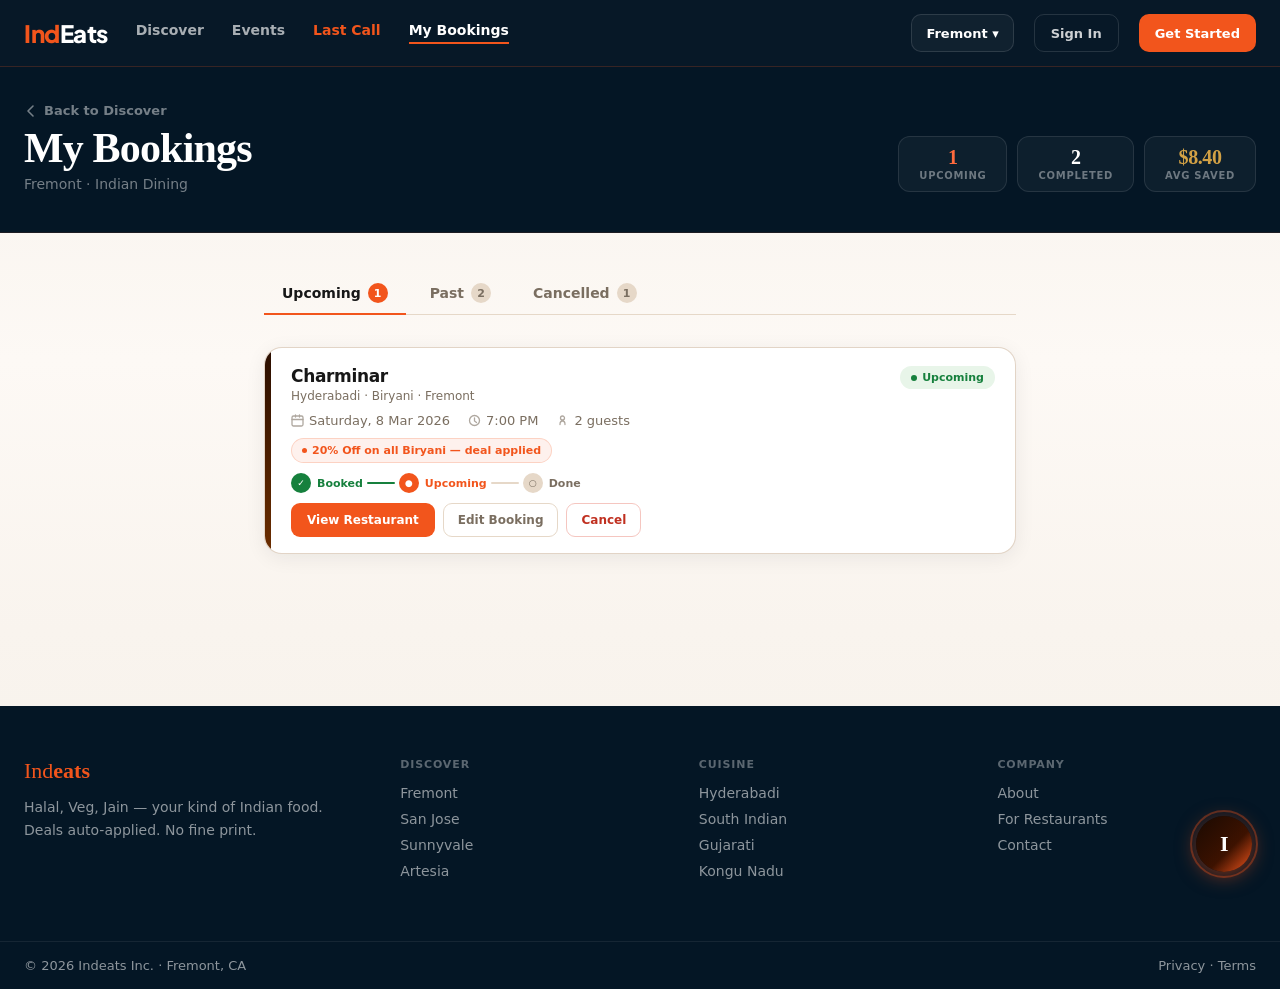
<file: bookings.html>
<!doctype html>
<html lang="en">
<head>
<link rel="icon" type="image/png" sizes="512x512" href="indeats-icon-512.png">
<link rel="icon" type="image/png" sizes="192x192" href="indeats-icon-192.png">
<link rel="apple-touch-icon" sizes="180x180" href="apple-touch-icon.png">
<link href="https://fonts.googleapis.com/css2?family=Plus+Jakarta+Sans:wght@800&display=swap" rel="stylesheet">
<meta charset="utf-8">
<meta name="viewport" content="width=device-width, initial-scale=1">
<title>Indeats — My Bookings</title>
<style>

/* =============================================
   INDEATS DESIGN SYSTEM
   ============================================= */

:root {
  --bg:       #f6f1ea;
  --surface:  #ffffff;
  --text:     #171717;
  --muted:    #7a6e60;
  --line:     #e6d8c8;
  --nav:      #071827;
  --accent:   #f2551c;
  --accent2:  #ff6a3d;

  --card-radius: 18px;
  --card-shadow: 0 4px 20px rgba(17,24,39,.07);
  --card-shadow-hover: 0 10px 32px rgba(17,24,39,.11);

  --font-sans: Inter, ui-sans-serif, system-ui, -apple-system, sans-serif;
  --font-serif: Georgia, "Times New Roman", serif;
}

*, *::before, *::after { box-sizing: border-box; margin: 0; padding: 0; }
html, body {
  font-family: var(--font-sans);
  background: var(--bg);
  background-image: linear-gradient(180deg, #f6f1ea 0%, #fdf9f5 40%, #f9f4ee 70%, #f6f1ea 100%);
  background-attachment: fixed;
  color: var(--text);
  -webkit-font-smoothing: antialiased;
}
a { text-decoration: none; color: inherit; }
.wrap { max-width: 1320px; margin: 0 auto; padding: 0 24px; }
.wrap-narrow { max-width: 800px; margin: 0 auto; padding: 0 24px; }

/* =============================================
   NAV
   ============================================= */

.nav {
  position: sticky;
  top: 0;
  z-index: 100;
  background: var(--nav);
  border-bottom: 1px solid rgba(242,85,28,.2);
}
.nav-top {
  display: flex;
  align-items: center;
  gap: 20px;
  padding: 14px 24px;
}
.nav-tabs {
  display: flex;
  align-items: center;
  gap: 28px;
  flex-shrink: 0;
}
.brand {
  display: inline-flex;
  align-items: center;
  gap: 0;
  margin-right: 8px;
  text-decoration: none;
  line-height: 1;
}
.brand-ind {
  font-family: 'Plus Jakarta Sans', var(--font-sans);
  font-size: 24px;
  font-weight: 800;
  color: #f2551c;
  letter-spacing: -.02em;
  line-height: 1;
}
.brand-eats {
  font-family: 'Plus Jakarta Sans', var(--font-sans);
  font-size: 24px;
  font-weight: 800;
  color: #fff;
  letter-spacing: -.02em;
  line-height: 1;
}
.nav-links { display: flex; gap: 28px; align-items: center; }
.nav-link {
  color: rgba(255,255,255,.65);
  font-weight: 600;
  font-size: 14px;
  padding-bottom: 4px;
  border-bottom: 2px solid transparent;
  transition: color .15s;
}
.nav-link.active { color: #fff; border-bottom-color: var(--accent); }
.nav-link.nav-lastcall { color: var(--accent); }
.nav-spacer { flex: 1; }
.nav-city {
  border: 1px solid rgba(255,255,255,.12);
  background: rgba(255,255,255,.04);
  color: #fff;
  height: 38px;
  border-radius: 10px;
  padding: 0 14px;
  display: inline-flex;
  align-items: center;
  font-weight: 600;
  font-size: 13px;
  gap: 6px;
  cursor: pointer;
}
.nav-btn {
  height: 38px;
  border-radius: 10px;
  padding: 0 16px;
  display: inline-flex;
  align-items: center;
  justify-content: center;
  font-weight: 700;
  font-size: 13px;
  cursor: pointer;
}
.nav-btn.ghost {
  border: 1px solid rgba(255,255,255,.12);
  background: transparent;
  color: rgba(255,255,255,.8);
}
.nav-btn.primary { background: var(--accent); color: #fff; border: none; }

/* =============================================
   PAGE HEADER
   ============================================= */

.page-header {
  background: #041625;
  padding: 36px 24px 40px;
  border-bottom: 1px solid rgba(242,85,28,.1);
}
.page-header-inner {
  max-width: 1320px;
  margin: 0 auto;
  display: flex;
  align-items: flex-end;
  justify-content: space-between;
  gap: 20px;
  flex-wrap: wrap;
}
.page-header-left { display: flex; flex-direction: column; gap: 6px; }
.page-header-back {
  display: inline-flex;
  align-items: center;
  gap: 6px;
  font-size: 13px;
  font-weight: 600;
  color: rgba(255,255,255,.45);
  transition: color .15s;
  margin-bottom: 4px;
}
.page-header-back:hover { color: rgba(255,255,255,.8); }
.page-header-back svg { flex-shrink: 0; }
.page-header-title {
  font-family: var(--font-serif);
  font-size: 42px;
  font-weight: 700;
  color: #fff;
  line-height: .96;
  letter-spacing: -.02em;
}
.page-header-sub {
  font-size: 14px;
  color: rgba(255,255,255,.45);
  font-weight: 500;
  margin-top: 2px;
}

/* Header summary pills */
.page-header-pills {
  display: flex;
  gap: 10px;
  flex-wrap: wrap;
  align-items: center;
}
.header-pill {
  display: flex;
  flex-direction: column;
  align-items: center;
  padding: 10px 20px;
  border: 1px solid rgba(255,255,255,.1);
  border-radius: 12px;
  background: rgba(255,255,255,.04);
  gap: 3px;
  min-width: 80px;
}
.header-pill-value {
  font-size: 20px;
  font-weight: 800;
  font-family: var(--font-serif);
  color: #fff;
  line-height: 1;
  letter-spacing: -.02em;
}
.header-pill-value.accent { color: var(--accent2); }
.header-pill-value.gold   { color: #d2a145; }
.header-pill-label {
  font-size: 10px;
  font-weight: 700;
  color: rgba(255,255,255,.4);
  text-transform: uppercase;
  letter-spacing: .07em;
  white-space: nowrap;
}

/* =============================================
   PAGE BODY
   ============================================= */

.page-body { padding: 40px 0 80px; }

/* =============================================
   TAB BAR
   ============================================= */

.tab-bar {
  display: flex;
  align-items: center;
  gap: 6px;
  margin-bottom: 32px;
  border-bottom: 1px solid var(--line);
  padding-bottom: 0;
  max-width: 760px;
  width: 100%;
}
.tab-btn {
  display: inline-flex;
  align-items: center;
  gap: 7px;
  padding: 10px 18px;
  font-size: 14px;
  font-weight: 700;
  color: var(--muted);
  cursor: pointer;
  background: none;
  border: none;
  border-bottom: 2.5px solid transparent;
  font-family: var(--font-sans);
  transition: color .15s, border-color .15s;
  margin-bottom: -1px;
  white-space: nowrap;
}
.tab-btn:hover { color: var(--text); }
.tab-btn.active {
  color: var(--text);
  border-bottom-color: var(--accent);
}
.tab-count {
  display: inline-flex;
  align-items: center;
  justify-content: center;
  min-width: 20px;
  height: 20px;
  padding: 0 6px;
  background: var(--line);
  border-radius: 999px;
  font-size: 11px;
  font-weight: 800;
  color: var(--muted);
  line-height: 1;
}
.tab-btn.active .tab-count {
  background: var(--accent);
  color: #fff;
}

/* =============================================
   BOOKING CARD
   ============================================= */

.bookings-list {
  display: flex;
  flex-direction: column;
  gap: 14px;
  max-width: 760px;
  width: 100%;
}

.booking-card {
  display: flex;
  flex-direction: row;
  background: var(--surface);
  border: 1px solid rgba(221,205,188,.85);
  border-radius: var(--card-radius);
  overflow: hidden;
  box-shadow: var(--card-shadow);
  transition: box-shadow .2s ease;
}
.booking-card:hover { box-shadow: var(--card-shadow-hover); }

/* Left color identity strip */
.booking-identity {
  width: 6px;
  flex-shrink: 0;
}

/* Main content */
.booking-content {
  flex: 1;
  padding: 18px 20px 16px;
  display: flex;
  flex-direction: column;
  gap: 10px;
  min-width: 0;
}

/* Top row: name + status badge */
.booking-top {
  display: flex;
  align-items: flex-start;
  justify-content: space-between;
  gap: 12px;
}
.booking-name-block { display: flex; flex-direction: column; gap: 3px; min-width: 0; }
.booking-name {
  font-size: 17px;
  font-weight: 800;
  letter-spacing: -.02em;
  color: var(--text);
  white-space: nowrap;
  overflow: hidden;
  text-overflow: ellipsis;
}
.booking-cuisine {
  font-size: 12px;
  color: var(--muted);
  font-weight: 500;
}

.booking-status {
  display: inline-flex;
  align-items: center;
  gap: 5px;
  padding: 5px 11px;
  border-radius: 999px;
  font-size: 11px;
  font-weight: 700;
  white-space: nowrap;
  flex-shrink: 0;
}
.booking-status.upcoming  { background: #e8f5e9; color: #16803d; }
.booking-status.completed { background: #eef2ff; color: #3730a3; }
.booking-status.cancelled { background: #fde8e6; color: #c03020; }
.booking-status-dot {
  width: 6px;
  height: 6px;
  border-radius: 50%;
  flex-shrink: 0;
}
.upcoming  .booking-status-dot { background: #16803d; }
.completed .booking-status-dot { background: #3730a3; }
.cancelled .booking-status-dot { background: #c03020; }

/* Details row */
.booking-details {
  display: flex;
  align-items: center;
  gap: 18px;
  flex-wrap: wrap;
}
.booking-detail {
  display: flex;
  align-items: center;
  gap: 5px;
  font-size: 13px;
  color: var(--muted);
  font-weight: 500;
}
.booking-detail svg { flex-shrink: 0; opacity: .6; }

/* Deal applied badge */
.booking-deal {
  display: inline-flex;
  align-items: center;
  gap: 5px;
  padding: 5px 10px;
  background: rgba(242,85,28,.08);
  border: 1px solid rgba(242,85,28,.2);
  border-radius: 999px;
  font-size: 11px;
  font-weight: 700;
  color: var(--accent);
}
.booking-deal-dot {
  width: 5px;
  height: 5px;
  border-radius: 50%;
  background: var(--accent);
  flex-shrink: 0;
}

/* Progress tracker */
.booking-progress {
  display: flex;
  align-items: center;
  gap: 0;
}
.progress-step {
  display: flex;
  align-items: center;
  gap: 6px;
  font-size: 11px;
  font-weight: 700;
}
.progress-node {
  width: 20px;
  height: 20px;
  border-radius: 50%;
  display: flex;
  align-items: center;
  justify-content: center;
  flex-shrink: 0;
  font-size: 9px;
  font-weight: 800;
}
.progress-node.done  { background: #16803d; color: #fff; }
.progress-node.active { background: var(--accent); color: #fff; }
.progress-node.pending { background: var(--line); color: var(--muted); }
.progress-node.skipped { background: #fde8e6; color: #c03020; }
.progress-label { color: var(--muted); white-space: nowrap; }
.progress-label.done   { color: #16803d; }
.progress-label.active { color: var(--accent); font-weight: 800; }
.progress-label.skip   { color: #c03020; }
.progress-line {
  height: 2px;
  width: 28px;
  flex-shrink: 0;
  border-radius: 1px;
  margin: 0 4px;
}
.progress-line.done    { background: #16803d; }
.progress-line.pending { background: var(--line); }
.progress-line.skipped { background: #fde8e6; }

/* Action row */
.booking-actions {
  display: flex;
  align-items: center;
  gap: 8px;
  flex-wrap: wrap;
}
.btn-booking-primary {
  height: 34px;
  padding: 0 16px;
  background: var(--accent);
  color: #fff;
  border: none;
  border-radius: 9px;
  font-weight: 700;
  font-size: 12px;
  font-family: var(--font-sans);
  cursor: pointer;
  display: inline-flex;
  align-items: center;
  transition: background .15s;
  white-space: nowrap;
}
.btn-booking-primary:hover { background: var(--accent2); }
.btn-booking-ghost {
  height: 34px;
  padding: 0 14px;
  background: transparent;
  color: var(--muted);
  border: 1px solid var(--line);
  border-radius: 9px;
  font-weight: 600;
  font-size: 12px;
  font-family: var(--font-sans);
  cursor: pointer;
  display: inline-flex;
  align-items: center;
  transition: border-color .15s, color .15s;
  white-space: nowrap;
}
.btn-booking-ghost:hover { border-color: #c0a88c; color: var(--text); }
.btn-booking-danger {
  height: 34px;
  padding: 0 14px;
  background: transparent;
  color: #c03020;
  border: 1px solid #f5c6c0;
  border-radius: 9px;
  font-weight: 600;
  font-size: 12px;
  font-family: var(--font-sans);
  cursor: pointer;
  display: inline-flex;
  align-items: center;
  transition: background .15s, border-color .15s;
  white-space: nowrap;
}
.btn-booking-danger:hover { background: #fde8e6; border-color: #f09080; }

/* =============================================
   EMPTY STATE
   ============================================= */

.empty-state {
  display: none;
  flex-direction: column;
  align-items: center;
  text-align: center;
  padding: 80px 24px;
  gap: 16px;
}
.empty-state.visible { display: flex; }
.empty-bowl {
  width: 72px;
  height: 72px;
  border-radius: 50%;
  background: var(--line);
  display: flex;
  align-items: center;
  justify-content: center;
  margin-bottom: 4px;
}
.empty-title {
  font-family: var(--font-serif);
  font-size: 22px;
  color: var(--text);
  font-weight: 700;
}
.empty-sub {
  font-size: 14px;
  color: var(--muted);
  max-width: 360px;
  line-height: 1.6;
}
.empty-actions {
  display: flex;
  gap: 10px;
  flex-wrap: wrap;
  justify-content: center;
  margin-top: 8px;
}
.btn-empty-primary {
  height: 40px;
  padding: 0 20px;
  background: var(--accent);
  color: #fff;
  border: none;
  border-radius: 10px;
  font-weight: 700;
  font-size: 13px;
  font-family: var(--font-sans);
  cursor: pointer;
  transition: background .15s;
}
.btn-empty-primary:hover { background: var(--accent2); }
.btn-empty-ghost {
  height: 40px;
  padding: 0 18px;
  background: transparent;
  color: var(--muted);
  border: 1px solid var(--line);
  border-radius: 10px;
  font-weight: 600;
  font-size: 13px;
  font-family: var(--font-sans);
  cursor: pointer;
  transition: border-color .15s, color .15s;
}
.btn-empty-ghost:hover { border-color: #c0a88c; color: var(--text); }

/* =============================================
   FOOTER
   ============================================= */

.footer {
  background: #041625;
  color: rgba(255,255,255,.55);
  margin-top: 72px;
}
.footer-top {
  display: grid;
  grid-template-columns: 1.3fr 1fr 1fr 1fr;
  gap: 40px;
  padding: 52px 24px;
}
.footer-brand {
  font-family: var(--font-serif);
  color: var(--accent);
  font-size: 22px;
  font-weight: 700;
  margin-bottom: 12px;
}
.footer-tagline { font-size: 14px; line-height: 1.6; }
.footer-head {
  font-size: 11px;
  text-transform: uppercase;
  letter-spacing: .08em;
  color: rgba(255,255,255,.35);
  font-weight: 700;
  margin-bottom: 14px;
}
.footer-link { display: block; margin-bottom: 10px; font-size: 14px; transition: color .15s; }
.footer-link:hover { color: rgba(255,255,255,.85); }
.footer-bottom {
  border-top: 1px solid rgba(255,255,255,.07);
  padding: 16px 24px;
  display: flex;
  justify-content: space-between;
  font-size: 13px;
}

/* =============================================
   RESPONSIVE
   ============================================= */

@media (max-width: 760px) {
  /* Mobile nav — 2 rows */
    /* Mobile top bar — logo + city only */
  .nav-top { padding: 10px 16px; gap: 10px; }
  .nav-tabs { display: none; }
  .nav-spacer { flex: 1; }
  .nav-btn.ghost { display: inline-flex; padding: 6px 12px; font-size: 12px; }
  .nav-btn.primary { display: none; }
  .brand-ind, .brand-eats { font-size: 20px; }
  .nav-city { font-size: 12px; padding: 6px 10px; height: 34px; }

  .nav-links { display: none; }
  .footer-top { grid-template-columns: 1fr 1fr; gap: 28px; }
  .page-header-inner { flex-direction: column; align-items: flex-start; }
  .page-header-pills { width: 100%; }
  .booking-details { gap: 10px; }
  .page-header-title { font-size: 32px; }
}


  .nav-lastcall { color: var(--accent) !important; }


/* ── BOTTOM NAV (mobile only) ── */
.bottom-nav { display: none; }

@media (max-width: 760px) {
  body { padding-bottom: 72px; }
  .bottom-nav {
    display: flex;
    position: fixed;
    bottom: 0; left: 0; right: 0;
    z-index: 200;
    background: var(--nav);
    border-top: 1px solid rgba(255,255,255,.08);
    padding: 8px 0 20px;
    align-items: flex-end;
  }
  .bnav-item {
    flex: 1;
    display: flex;
    flex-direction: column;
    align-items: center;
    gap: 3px;
    text-decoration: none;
    padding-top: 4px;
  }
  .bnav-icon { width: 24px; height: 24px; display: flex; align-items: center; justify-content: center; }
  .bnav-label { font-size: 10px; font-weight: 600; color: rgba(255,255,255,.4); letter-spacing: .01em; }
  .bnav-item.active .bnav-label { color: #fff; }
  .bnav-item.active .bnav-icon svg { stroke: #fff; }
  .bnav-item .bnav-icon svg { stroke: rgba(255,255,255,.4); }
  .bnav-fab {
    flex: 1; display: flex; flex-direction: column;
    align-items: center; gap: 3px;
    text-decoration: none; position: relative; padding-top: 0;
  }
  .bnav-fab-circle {
    position: absolute; top: -22px;
    width: 50px; height: 50px; border-radius: 50%;
    background: var(--accent);
    display: flex; align-items: center; justify-content: center;
    box-shadow: 0 4px 16px rgba(242,85,28,.55);
    border: 3px solid var(--nav);
  }
  .bnav-fab-label {
    font-size: 10px; font-weight: 700;
    color: var(--accent); margin-top: 32px; letter-spacing: .01em;
  }
}

/* ═══════════════════════════════════════════
   FILTER BAR — Option 3: Underline Rail + Chips
   ═══════════════════════════════════════════ */
.diet-bar {
  position: sticky;
  top: 72px;
  z-index: 90;
  background: var(--bg);
}

/* ── Rail row ── */
.filter-rail {
  display: flex;
  align-items: flex-end;
  gap: 0;
  overflow-x: auto;
  scrollbar-width: none;
  -webkit-overflow-scrolling: touch;
  border-bottom: 1.5px solid var(--line);
  margin-bottom: 0;
}
.filter-rail::-webkit-scrollbar { display: none; }

.rail-item {
  display: inline-flex;
  flex-direction: column;
  align-items: center;
  padding: 0 18px;
  cursor: pointer;
  white-space: nowrap;
  position: relative;
  flex-shrink: 0;
  border: none;
  background: transparent;
  font-family: var(--font-sans);
}
.rail-text {
  font-size: 13px;
  font-weight: 600;
  color: var(--muted);
  padding: 12px 0 13px;
  transition: color .15s;
  display: flex;
  align-items: center;
  gap: 5px;
  line-height: 1;
}
.rail-bar {
  position: absolute;
  bottom: -1.5px;
  left: 18px;
  right: 18px;
  height: 2.5px;
  border-radius: 2px;
  background: transparent;
  transition: background .15s;
}
.rail-item.active .rail-text { color: var(--text); font-weight: 700; }
.rail-item.active-acc .rail-text { color: var(--accent); font-weight: 700; }
.rail-item.active .rail-bar { background: var(--text); }
.rail-item.active-acc .rail-bar { background: var(--accent); }
.rail-item:hover .rail-text { color: var(--text); }

.rail-badge {
  display: inline-flex;
  align-items: center;
  justify-content: center;
  min-width: 18px;
  height: 17px;
  padding: 0 5px;
  border-radius: 999px;
  font-size: 10px;
  font-weight: 800;
  background: var(--accent);
  color: #fff;
  line-height: 1;
  font-family: var(--font-sans);
}
.rail-item.active-acc .rail-badge {
  background: rgba(242,85,28,.15);
  color: var(--accent);
}

/* ── Chips row ── */
.filter-chips-row {
  display: flex;
  align-items: center;
  gap: 7px;
  padding: 12px 0 14px;
  overflow-x: auto;
  scrollbar-width: none;
  -webkit-overflow-scrolling: touch;
}
.filter-chips-row::-webkit-scrollbar { display: none; }

.diet-chip {
  display: inline-flex;
  align-items: center;
  gap: 5px;
  padding: 6px 13px;
  border-radius: 999px;
  border: none;
  background: #ede6dc;
  font-size: 12px;
  font-weight: 600;
  color: #5a4e42;
  cursor: pointer;
  white-space: nowrap;
  transition: all .15s;
  font-family: var(--font-sans);
  flex-shrink: 0;
}
.diet-chip:hover { background: #e0d4c4; color: var(--text); }
.diet-chip.active { background: #171717; color: #fff; }

.diet-dot {
  width: 7px;
  height: 7px;
  border-radius: 50%;
  flex-shrink: 0;
  transition: background .15s;
}
.diet-chip.active .diet-dot { background: rgba(255,255,255,.7) !important; }

.quick-chip {
  display: inline-flex;
  align-items: center;
  padding: 6px 13px;
  border-radius: 999px;
  border: 1.5px solid var(--line);
  background: var(--surface);
  font-size: 12px;
  font-weight: 600;
  color: var(--muted);
  cursor: pointer;
  white-space: nowrap;
  transition: all .15s;
  font-family: var(--font-sans);
  flex-shrink: 0;
}
.quick-chip:hover { border-color: #c0a88c; color: var(--text); }
.quick-chip.active { background: var(--accent); color: #fff; border-color: var(--accent); }

.diet-chip:focus, .quick-chip:focus, .rail-item:focus, .mode-pill:focus, .mode-pill-deals:focus { outline: none; }

.filter-sep {
  width: 1px;
  height: 18px;
  background: var(--line);
  flex-shrink: 0;
  margin: 0 2px;
}

/* Desktop */
@media (min-width: 761px) {
  .diet-bar { top: 72px; }
  .rail-item { padding: 0 20px; }
  .rail-bar { left: 20px; right: 20px; }
  .rail-text { font-size: 14px; padding: 13px 0 14px; }
  .diet-chip, .quick-chip { font-size: 13px; padding: 7px 15px; }
  .filter-chips-row { gap: 9px; padding: 14px 0 16px; }
}

/* Mobile */
@media (max-width: 760px) {
  .diet-bar { top: 56px; }
  .rail-item { padding: 0 14px; }
  .rail-bar { left: 14px; right: 14px; }
  .rail-text { font-size: 12px; padding: 10px 0 11px; }
  .diet-chip, .quick-chip { font-size: 11px; padding: 6px 11px; }
  .filter-chips-row { padding: 10px 0 12px; gap: 6px; }
}
</style>
</head>
<body>

<!-- NAV — Desktop: full top nav | Mobile: logo+city only -->
<nav class="nav">
  <div class="nav-top">
    <a class="brand" href="index.html"><span class="brand-ind">Ind</span><span class="brand-eats">Eats</span></a>
    <div class="nav-tabs">
      <a class="nav-link" href="index.html">Discover</a>
      <a class="nav-link" href="events.html">Events</a>
      <a class="nav-link nav-lastcall" href="lastcall.html">Last Call</a>
      <a class="nav-link active" href="bookings.html">My Bookings</a>
    </div>
    <div class="nav-spacer"></div>
    <a class="nav-city">Fremont ▾</a>
    <a class="nav-btn ghost" href="bookings.html">Sign In</a>
    <a class="nav-btn primary" href="bookings.html">Get Started</a>
  </div>
</nav>


<!-- BOTTOM NAV — Mobile only -->
<nav class="bottom-nav">
  <a class="bnav-item" href="index.html">
    <div class="bnav-icon">
      <svg width="22" height="22" viewBox="0 0 24 24" fill="none" stroke="rgba(255,255,255,0.4)" stroke-width="2" stroke-linecap="round" stroke-linejoin="round">
        <circle cx="11" cy="11" r="7"/><path d="M21 21l-4.35-4.35"/>
      </svg>
    </div>
    <span class="bnav-label">Discover</span>
  </a>
  <a class="bnav-item" href="deals.html">
    <div class="bnav-icon">
      <svg width="22" height="22" viewBox="0 0 24 24" fill="none" stroke="rgba(255,255,255,0.4)" stroke-width="2" stroke-linecap="round" stroke-linejoin="round">
        <path d="M20.59 13.41l-7.17 7.17a2 2 0 01-2.83 0L2 12V2h10l8.59 8.59a2 2 0 010 2.82z"/><line x1="7" y1="7" x2="7.01" y2="7"/>
      </svg>
    </div>
    <span class="bnav-label">Deals</span>
  </a>
  <a class="bnav-fab" href="lastcall.html">
    <div class="bnav-fab-circle">
      <svg width="22" height="22" viewBox="0 0 24 24" fill="none" stroke="#fff" stroke-width="2.2" stroke-linecap="round" stroke-linejoin="round">
        <circle cx="12" cy="12" r="10"/><polyline points="12 6 12 12 16 14"/>
      </svg>
    </div>
    <span class="bnav-fab-label">Last Call</span>
  </a>
  <a class="bnav-item" href="events.html">
    <div class="bnav-icon">
      <svg width="22" height="22" viewBox="0 0 24 24" fill="none" stroke="rgba(255,255,255,0.4)" stroke-width="2" stroke-linecap="round" stroke-linejoin="round">
        <rect x="3" y="4" width="18" height="18" rx="2"/><path d="M16 2v4M8 2v4M3 10h18"/>
      </svg>
    </div>
    <span class="bnav-label">Events</span>
  </a>
  <a class="bnav-item active" href="bookings.html">
    <div class="bnav-icon bnav-account-wrap">
      <svg width="22" height="22" viewBox="0 0 24 24" fill="none" stroke="#ffffff" stroke-width="2" stroke-linecap="round" stroke-linejoin="round">
        <circle cx="12" cy="8" r="4"/><path d="M4 20c0-4 3.6-7 8-7s8 3 8 7"/>
      </svg>
      <span class="bnav-account-dot"></span>
    </div>
    <span class="bnav-label">Account</span>
  </a>
</nav>



<!-- PAGE HEADER -->
<div class="page-header">
  <div class="page-header-inner">
    <div class="page-header-left">
      <a href="index.html" class="page-header-back">
        <svg width="14" height="14" viewBox="0 0 14 14" fill="none"><path d="M9 2L4 7l5 5" stroke="currentColor" stroke-width="1.6" stroke-linecap="round" stroke-linejoin="round"/></svg>
        Back to Discover
      </a>
      <div class="page-header-title">My Bookings</div>
      <div class="page-header-sub">Fremont · Indian Dining</div>
    </div>
    <div class="page-header-pills">
      <div class="header-pill">
        <span class="header-pill-value accent">1</span>
        <span class="header-pill-label">Upcoming</span>
      </div>
      <div class="header-pill">
        <span class="header-pill-value">2</span>
        <span class="header-pill-label">Completed</span>
      </div>
      <div class="header-pill">
        <span class="header-pill-value gold">$8.40</span>
        <span class="header-pill-label">Avg saved</span>
      </div>
    </div>
  </div>
</div>

<!-- PAGE BODY -->
<section class="page-body">
  <div class="wrap-narrow">

    <!-- TAB BAR -->
    <div class="tab-bar">
      <button class="tab-btn active" data-tab="upcoming">
        Upcoming <span class="tab-count">1</span>
      </button>
      <button class="tab-btn" data-tab="past">
        Past <span class="tab-count">2</span>
      </button>
      <button class="tab-btn" data-tab="cancelled">
        Cancelled <span class="tab-count">1</span>
      </button>
    </div>

    <!-- UPCOMING TAB -->
    <div class="tab-panel" id="tab-upcoming">
      <div class="bookings-list">

        <div class="booking-card">
          <div class="booking-identity" style="background: linear-gradient(180deg,#2a0e00,#6b2d00);"></div>
          <div class="booking-content">
            <div class="booking-top">
              <div class="booking-name-block">
                <span class="booking-name">Charminar</span>
                <span class="booking-cuisine">Hyderabadi · Biryani · Fremont</span>
              </div>
              <span class="booking-status upcoming">
                <span class="booking-status-dot"></span>
                Upcoming
              </span>
            </div>
            <div class="booking-details">
              <span class="booking-detail">
                <svg width="13" height="13" viewBox="0 0 13 13" fill="none"><rect x="1" y="2" width="11" height="10" rx="1.5" stroke="currentColor" stroke-width="1.3"/><path d="M4.5 1v2M8.5 1v2M1 5.5h11" stroke="currentColor" stroke-width="1.3" stroke-linecap="round"/></svg>
                Saturday, 8 Mar 2026
              </span>
              <span class="booking-detail">
                <svg width="13" height="13" viewBox="0 0 13 13" fill="none"><circle cx="6.5" cy="6.5" r="5" stroke="currentColor" stroke-width="1.3"/><path d="M6.5 4v3l2 1.5" stroke="currentColor" stroke-width="1.3" stroke-linecap="round"/></svg>
                7:00 PM
              </span>
              <span class="booking-detail">
                <svg width="13" height="13" viewBox="0 0 13 13" fill="none"><path d="M9 10.5C9 8.57 7.93 7 6.5 7S4 8.57 4 10.5M6.5 6a2 2 0 100-4 2 2 0 000 4z" stroke="currentColor" stroke-width="1.3" stroke-linecap="round"/></svg>
                2 guests
              </span>
            </div>
            <div>
              <span class="booking-deal">
                <span class="booking-deal-dot"></span>
                20% Off on all Biryani — deal applied
              </span>
            </div>
            <div class="booking-progress">
              <div class="progress-step">
                <div class="progress-node done">&#10003;</div>
                <span class="progress-label done">Booked</span>
              </div>
              <div class="progress-line done"></div>
              <div class="progress-step">
                <div class="progress-node active">&#9679;</div>
                <span class="progress-label active">Upcoming</span>
              </div>
              <div class="progress-line pending"></div>
              <div class="progress-step">
                <div class="progress-node pending">&#9675;</div>
                <span class="progress-label">Done</span>
              </div>
            </div>
            <div class="booking-actions">
              <button class="btn-booking-primary" onclick="location.href='charminar.html'">View Restaurant</button>
              <button class="btn-booking-ghost">Edit Booking</button>
              <button class="btn-booking-danger">Cancel</button>
            </div>
          </div>
        </div>

      </div>
    </div><!-- /tab-upcoming -->

    <!-- PAST TAB -->
    <div class="tab-panel" id="tab-past" style="display:none;">
      <div class="bookings-list">

        <div class="booking-card">
          <div class="booking-identity" style="background: linear-gradient(180deg,#0d0020,#3d0066);"></div>
          <div class="booking-content">
            <div class="booking-top">
              <div class="booking-name-block">
                <span class="booking-name">Mylapore</span>
                <span class="booking-cuisine">South Indian · Pure Veg · Fremont</span>
              </div>
              <span class="booking-status completed">
                <span class="booking-status-dot"></span>
                Completed
              </span>
            </div>
            <div class="booking-details">
              <span class="booking-detail">
                <svg width="13" height="13" viewBox="0 0 13 13" fill="none"><rect x="1" y="2" width="11" height="10" rx="1.5" stroke="currentColor" stroke-width="1.3"/><path d="M4.5 1v2M8.5 1v2M1 5.5h11" stroke="currentColor" stroke-width="1.3" stroke-linecap="round"/></svg>
                Saturday, 2 Mar 2026
              </span>
              <span class="booking-detail">
                <svg width="13" height="13" viewBox="0 0 13 13" fill="none"><circle cx="6.5" cy="6.5" r="5" stroke="currentColor" stroke-width="1.3"/><path d="M6.5 4v3l2 1.5" stroke="currentColor" stroke-width="1.3" stroke-linecap="round"/></svg>
                1:00 PM
              </span>
              <span class="booking-detail">
                <svg width="13" height="13" viewBox="0 0 13 13" fill="none"><path d="M9 10.5C9 8.57 7.93 7 6.5 7S4 8.57 4 10.5M6.5 6a2 2 0 100-4 2 2 0 000 4z" stroke="currentColor" stroke-width="1.3" stroke-linecap="round"/></svg>
                3 guests
              </span>
            </div>
            <div>
              <span class="booking-deal">
                <span class="booking-deal-dot"></span>
                Thali Special $11.99 — deal applied
              </span>
            </div>
            <div class="booking-progress">
              <div class="progress-step">
                <div class="progress-node done">&#10003;</div>
                <span class="progress-label done">Booked</span>
              </div>
              <div class="progress-line done"></div>
              <div class="progress-step">
                <div class="progress-node done">&#10003;</div>
                <span class="progress-label done">Upcoming</span>
              </div>
              <div class="progress-line done"></div>
              <div class="progress-step">
                <div class="progress-node done">&#10003;</div>
                <span class="progress-label done">Done</span>
              </div>
            </div>
            <div class="booking-actions">
              <button class="btn-booking-primary" onclick="location.href='events.html'">View Event</button>
              <button class="btn-booking-ghost">Rebook</button>
            </div>
          </div>
        </div>

        <div class="booking-card">
          <div class="booking-identity" style="background: linear-gradient(180deg,#001a0d,#005c28);"></div>
          <div class="booking-content">
            <div class="booking-top">
              <div class="booking-name-block">
                <span class="booking-name">Naga's Kitchen</span>
                <span class="booking-cuisine">Tamil Home-style · Fremont</span>
              </div>
              <span class="booking-status completed">
                <span class="booking-status-dot"></span>
                Completed
              </span>
            </div>
            <div class="booking-details">
              <span class="booking-detail">
                <svg width="13" height="13" viewBox="0 0 13 13" fill="none"><rect x="1" y="2" width="11" height="10" rx="1.5" stroke="currentColor" stroke-width="1.3"/><path d="M4.5 1v2M8.5 1v2M1 5.5h11" stroke="currentColor" stroke-width="1.3" stroke-linecap="round"/></svg>
                Sunday, 16 Feb 2026
              </span>
              <span class="booking-detail">
                <svg width="13" height="13" viewBox="0 0 13 13" fill="none"><circle cx="6.5" cy="6.5" r="5" stroke="currentColor" stroke-width="1.3"/><path d="M6.5 4v3l2 1.5" stroke="currentColor" stroke-width="1.3" stroke-linecap="round"/></svg>
                12:30 PM
              </span>
              <span class="booking-detail">
                <svg width="13" height="13" viewBox="0 0 13 13" fill="none"><path d="M9 10.5C9 8.57 7.93 7 6.5 7S4 8.57 4 10.5M6.5 6a2 2 0 100-4 2 2 0 000 4z" stroke="currentColor" stroke-width="1.3" stroke-linecap="round"/></svg>
                2 guests
              </span>
            </div>
            <div>
              <span class="booking-deal">
                <span class="booking-deal-dot"></span>
                Free Chai with any meal — deal applied
              </span>
            </div>
            <div class="booking-progress">
              <div class="progress-step">
                <div class="progress-node done">&#10003;</div>
                <span class="progress-label done">Booked</span>
              </div>
              <div class="progress-line done"></div>
              <div class="progress-step">
                <div class="progress-node done">&#10003;</div>
                <span class="progress-label done">Upcoming</span>
              </div>
              <div class="progress-line done"></div>
              <div class="progress-step">
                <div class="progress-node done">&#10003;</div>
                <span class="progress-label done">Done</span>
              </div>
            </div>
            <div class="booking-actions">
              <button class="btn-booking-primary" onclick="location.href='nagas-kitchen.html'">View Restaurant</button>
              <button class="btn-booking-ghost">Rebook</button>
            </div>
          </div>
        </div>

      </div>
    </div><!-- /tab-past -->

    <!-- CANCELLED TAB -->
    <div class="tab-panel" id="tab-cancelled" style="display:none;">
      <div class="bookings-list">

        <div class="booking-card" style="opacity: .75;">
          <div class="booking-identity" style="background: #d4c4b0;"></div>
          <div class="booking-content">
            <div class="booking-top">
              <div class="booking-name-block">
                <span class="booking-name">Naga's Kitchen</span>
                <span class="booking-cuisine">Tamil Home-style · Fremont</span>
              </div>
              <span class="booking-status cancelled">
                <span class="booking-status-dot"></span>
                Cancelled
              </span>
            </div>
            <div class="booking-details">
              <span class="booking-detail">
                <svg width="13" height="13" viewBox="0 0 13 13" fill="none"><rect x="1" y="2" width="11" height="10" rx="1.5" stroke="currentColor" stroke-width="1.3"/><path d="M4.5 1v2M8.5 1v2M1 5.5h11" stroke="currentColor" stroke-width="1.3" stroke-linecap="round"/></svg>
                Friday, 28 Feb 2026
              </span>
              <span class="booking-detail">
                <svg width="13" height="13" viewBox="0 0 13 13" fill="none"><circle cx="6.5" cy="6.5" r="5" stroke="currentColor" stroke-width="1.3"/><path d="M6.5 4v3l2 1.5" stroke="currentColor" stroke-width="1.3" stroke-linecap="round"/></svg>
                6:30 PM
              </span>
              <span class="booking-detail">
                <svg width="13" height="13" viewBox="0 0 13 13" fill="none"><path d="M9 10.5C9 8.57 7.93 7 6.5 7S4 8.57 4 10.5M6.5 6a2 2 0 100-4 2 2 0 000 4z" stroke="currentColor" stroke-width="1.3" stroke-linecap="round"/></svg>
                2 guests
              </span>
            </div>
            <div>
              <span class="booking-deal">
                <span class="booking-deal-dot"></span>
                Free Chai with any meal — deal not applied
              </span>
            </div>
            <div class="booking-progress">
              <div class="progress-step">
                <div class="progress-node done">&#10003;</div>
                <span class="progress-label done">Booked</span>
              </div>
              <div class="progress-line skipped"></div>
              <div class="progress-step">
                <div class="progress-node skipped">&#8211;</div>
                <span class="progress-label skip">Upcoming</span>
              </div>
              <div class="progress-line skipped"></div>
              <div class="progress-step">
                <div class="progress-node skipped">&#10005;</div>
                <span class="progress-label skip">Cancelled</span>
              </div>
            </div>
            <div class="booking-actions">
              <button class="btn-booking-primary" onclick="location.href='deals.html'">Rebook with Deal</button>
              <button class="btn-booking-ghost" onclick="location.href='nagas-kitchen.html'">View Restaurant</button>
            </div>
          </div>
        </div>

      </div>
    </div><!-- /tab-cancelled -->

    <!-- EMPTY STATE (hidden by default, shown when a tab has 0 bookings) -->
    <div class="empty-state" id="empty-state">
      <div class="empty-bowl">
        <svg width="32" height="32" viewBox="0 0 32 32" fill="none">
          <path d="M6 18c0 5.523 4.477 10 10 10s10-4.477 10-10H6z" stroke="#b0a090" stroke-width="1.6" fill="none"/>
          <path d="M4 18h24M12 10c0-2.209 1.791-4 4-4s4 1.791 4 4" stroke="#b0a090" stroke-width="1.6" stroke-linecap="round"/>
        </svg>
      </div>
      <div class="empty-title">Nothing here yet</div>
      <p class="empty-sub">You don't have any reservations in this status. Explore restaurants, deals, and events to book your next table.</p>
      <div class="empty-actions">
        <button class="btn-empty-primary" onclick="location.href='index.html'">Explore Restaurants</button>
        <button class="btn-empty-ghost" onclick="location.href='deals.html'">Browse Deals</button>
      </div>
    </div>

  </div>
</section>

<!-- FOOTER -->
<footer class="footer">
  <div class="wrap footer-top">
    <div>
      <div class="footer-brand"><span style="font-weight:300">Ind</span><span style="font-weight:800">eats</span></div>
      <p class="footer-tagline">Halal, Veg, Jain — your kind of Indian food.<br>Deals auto-applied. No fine print.</p>
    </div>
    <div>
      <div class="footer-head">Discover</div>
      <a class="footer-link" href="index.html">Fremont</a>
      <a class="footer-link" href="index.html">San Jose</a>
      <a class="footer-link" href="index.html">Sunnyvale</a>
      <a class="footer-link" href="index.html">Artesia</a>
    </div>
    <div>
      <div class="footer-head">Cuisine</div>
      <a class="footer-link" href="index.html">Hyderabadi</a>
      <a class="footer-link" href="index.html">South Indian</a>
      <a class="footer-link" href="index.html">Gujarati</a>
      <a class="footer-link" href="index.html">Kongu Nadu</a>
    </div>
    <div>
      <div class="footer-head">Company</div>
      <a class="footer-link" href="#">About</a>
      <a class="footer-link" href="https://partners.indeats.app" target="_blank">For Restaurants</a>
      <a class="footer-link" href="#">Contact</a>
    </div>
  </div>
  <div class="wrap footer-bottom">
    <div>© 2026 Indeats Inc. · Fremont, CA</div>
    <div>Privacy · Terms</div>
  </div>
</footer>

<script>
(function(){
  const tabs    = Array.from(document.querySelectorAll('.tab-btn'));
  const panels  = Array.from(document.querySelectorAll('.tab-panel'));
  const emptyEl = document.getElementById('empty-state');

  const counts = { upcoming: 1, past: 2, cancelled: 1 };

  function switchTab(tabId){
    tabs.forEach(t   => t.classList.toggle('active', t.dataset.tab === tabId));
    panels.forEach(p => p.style.display = p.id === 'tab-' + tabId ? '' : 'none');
    const isEmpty = counts[tabId] === 0;
    emptyEl.classList.toggle('visible', isEmpty);
    document.querySelector('#tab-' + tabId + ' .bookings-list').style.display = isEmpty ? 'none' : '';
  }

  tabs.forEach(tab => {
    tab.addEventListener('click', () => switchTab(tab.dataset.tab));
  });

  switchTab('upcoming');
})();
</script>

<script src="indeats-patches.js"></script>
<script src="indeats-ai.js"></script>
</body>
</html>
</file>
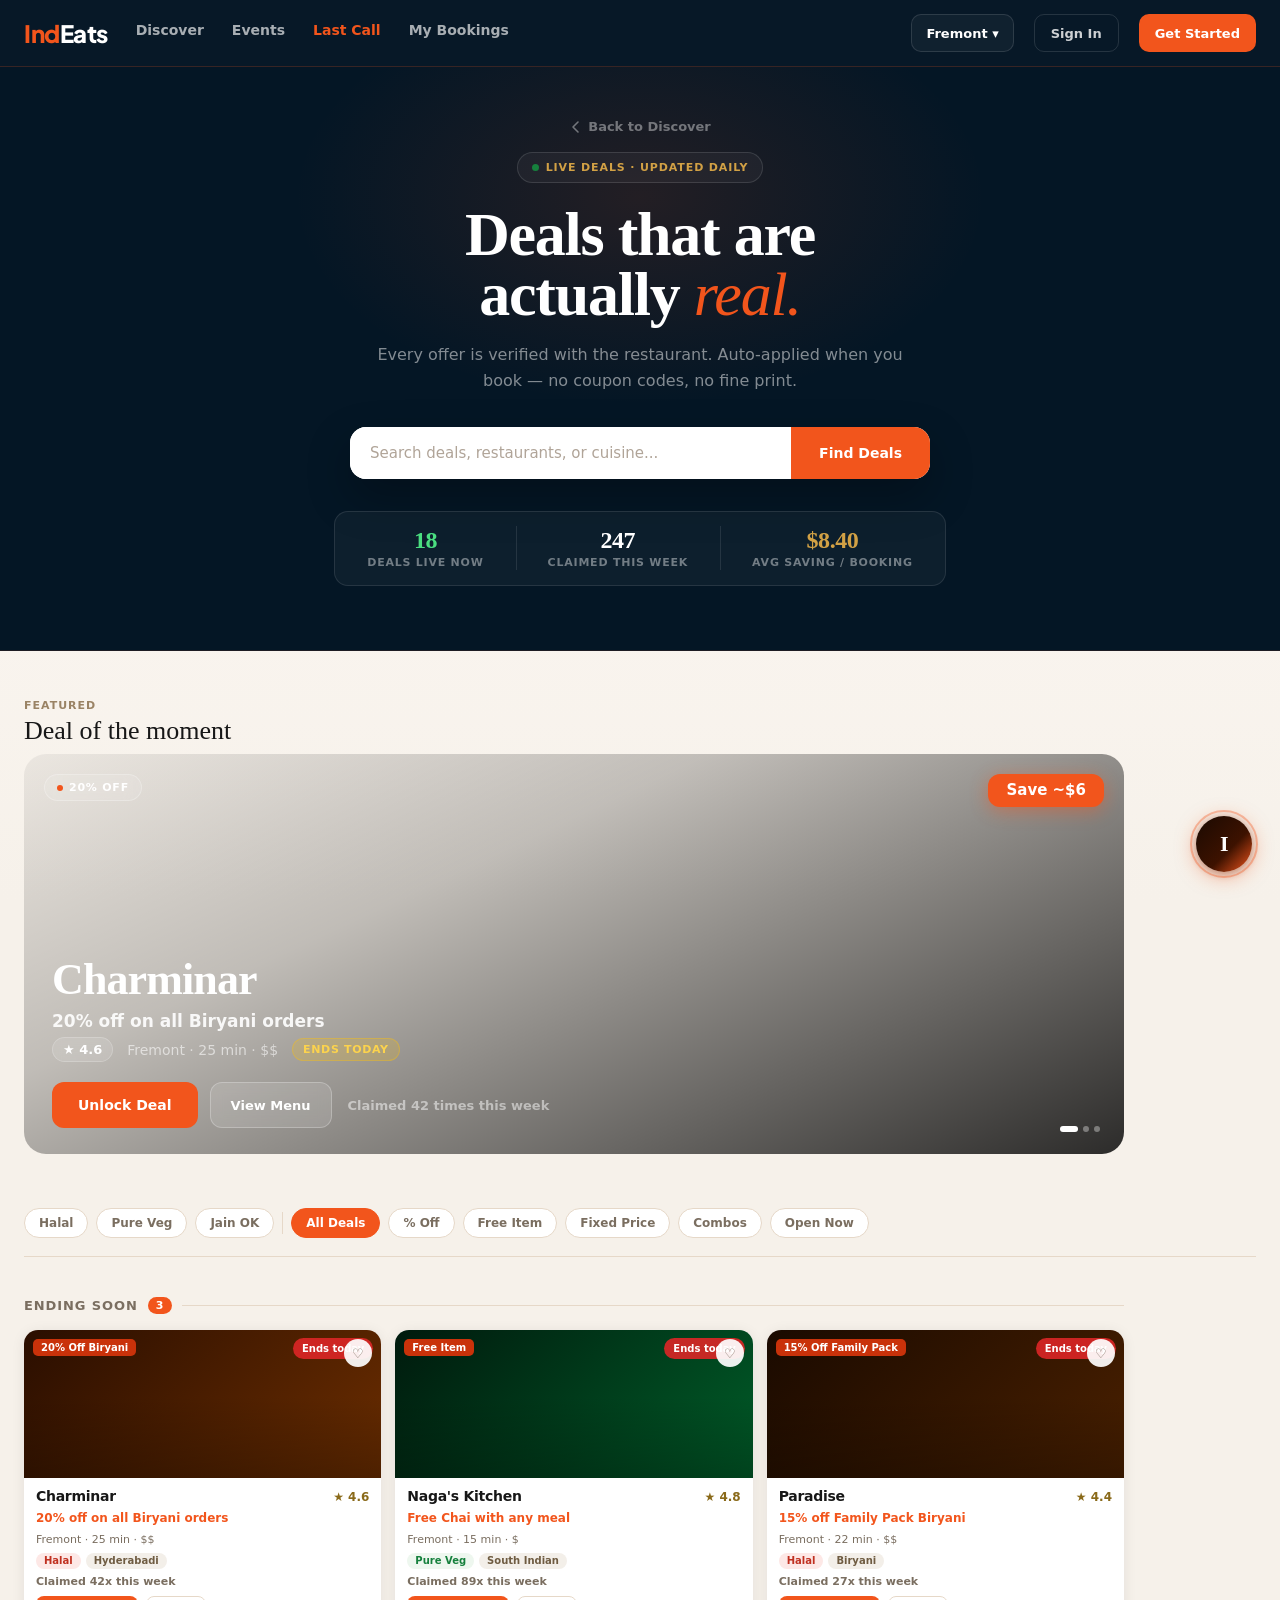
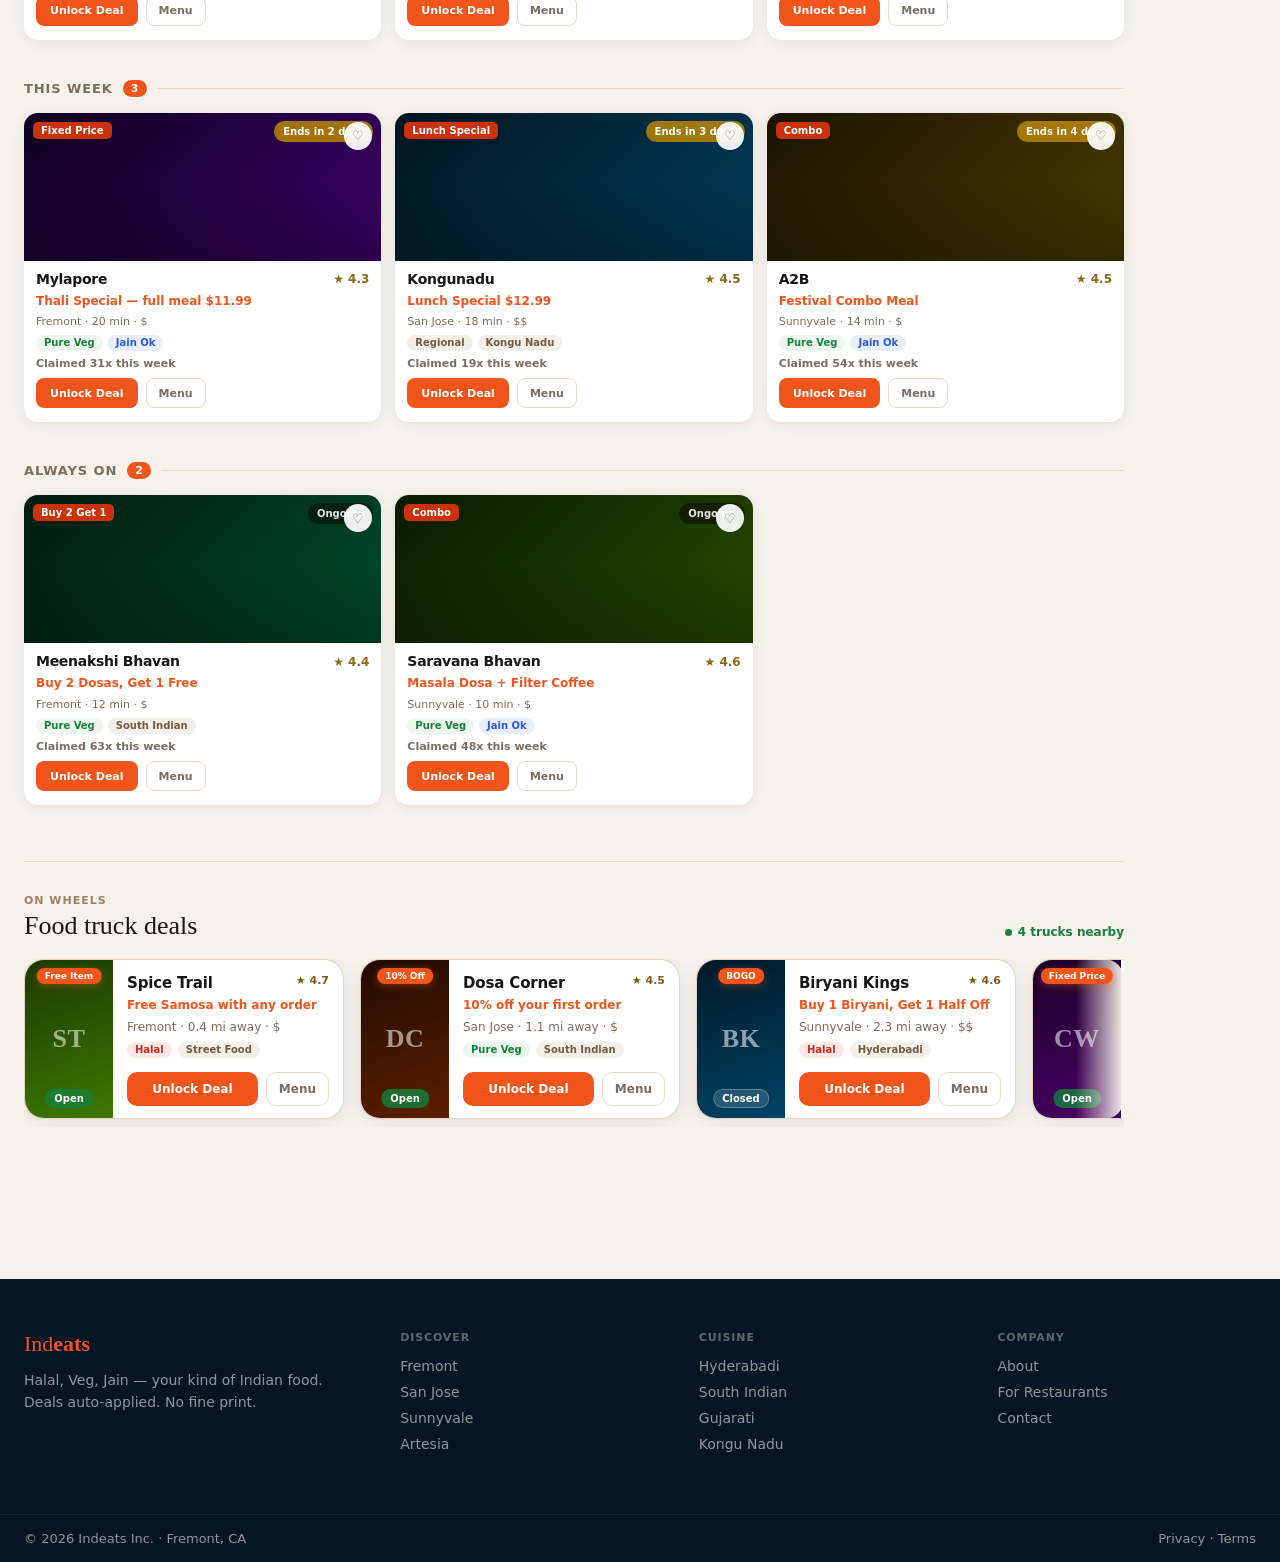
<file: deals.html>
<!doctype html>
<html lang="en">
<head>
<link rel="icon" type="image/png" sizes="512x512" href="indeats-icon-512.png">
<link rel="icon" type="image/png" sizes="192x192" href="indeats-icon-192.png">
<link rel="apple-touch-icon" sizes="180x180" href="apple-touch-icon.png">
<link href="https://fonts.googleapis.com/css2?family=Plus+Jakarta+Sans:wght@800&display=swap" rel="stylesheet">
<meta charset="utf-8">
<meta name="viewport" content="width=device-width, initial-scale=1">
<title>Indeats — Deals</title>
<style>

/* =============================================
   INDEATS DESIGN SYSTEM — Single source of truth
   ============================================= */

:root {
  --bg:       #f6f1ea;
  --surface:  #ffffff;
  --text:     #171717;
  --muted:    #7a6e60;
  --line:     #e6d8c8;
  --nav:      #071827;
  --accent:   #f2551c;
  --accent2:  #ff6a3d;

  --card-radius: 18px;
  --card-shadow: 0 4px 20px rgba(17,24,39,.07);
  --card-shadow-hover: 0 12px 36px rgba(17,24,39,.13);

  --font-sans: Inter, ui-sans-serif, system-ui, -apple-system, Roboto, Arial, sans-serif;
  --font-serif: Georgia, "Times New Roman", serif;
}

*, *::before, *::after { box-sizing: border-box; margin: 0; padding: 0; }
html, body {
  font-family: var(--font-sans);
  background: var(--bg);
  background-image: linear-gradient(180deg, #f6f1ea 0%, #fdf9f5 40%, #f9f4ee 70%, #f6f1ea 100%);
  background-attachment: fixed;
  color: var(--text);
  -webkit-font-smoothing: antialiased;
}
a { text-decoration: none; color: inherit; }
img { max-width: 100%; display: block; }
.wrap { max-width: 1320px; margin: 0 auto; padding: 0 24px; }

/* =============================================
   NAV
   ============================================= */

.nav {
  position: sticky;
  top: 0;
  z-index: 100;
  background: var(--nav);
  border-bottom: 1px solid rgba(242,85,28,.2);
}
.nav-top {
  display: flex;
  align-items: center;
  gap: 20px;
  padding: 14px 24px;
}
.nav-tabs {
  display: flex;
  align-items: center;
  gap: 28px;
  flex-shrink: 0;
}
.brand {
  display: inline-flex;
  align-items: center;
  gap: 0;
  margin-right: 8px;
  text-decoration: none;
  line-height: 1;
}
.brand-ind {
  font-family: 'Plus Jakarta Sans', var(--font-sans);
  font-size: 24px;
  font-weight: 800;
  color: #f2551c;
  letter-spacing: -.02em;
  line-height: 1;
}
.brand-eats {
  font-family: 'Plus Jakarta Sans', var(--font-sans);
  font-size: 24px;
  font-weight: 800;
  color: #fff;
  letter-spacing: -.02em;
  line-height: 1;
}
.nav-links { display: flex; gap: 28px; align-items: center; }
.nav-link {
  color: rgba(255,255,255,.65);
  font-weight: 600;
  font-size: 14px;
  padding-bottom: 4px;
  border-bottom: 2px solid transparent;
  transition: color .15s;
}
.nav-link.active { color: #fff; border-bottom-color: var(--accent); }
.nav-link.nav-lastcall { color: var(--accent); }
.nav-spacer { flex: 1; }
.nav-city {
  border: 1px solid rgba(255,255,255,.12);
  background: rgba(255,255,255,.04);
  color: #fff;
  height: 38px;
  border-radius: 10px;
  padding: 0 14px;
  display: inline-flex;
  align-items: center;
  font-weight: 600;
  font-size: 13px;
  gap: 6px;
  cursor: pointer;
}
.nav-btn {
  height: 38px;
  border-radius: 10px;
  padding: 0 16px;
  display: inline-flex;
  align-items: center;
  justify-content: center;
  font-weight: 700;
  font-size: 13px;
  cursor: pointer;
}
.nav-btn.ghost {
  border: 1px solid rgba(255,255,255,.12);
  background: transparent;
  color: rgba(255,255,255,.8);
}
.nav-btn.primary {
  background: var(--accent);
  color: #fff;
  border: none;
}

/* =============================================
   HERO
   ============================================= */

.hero {
  background: #041625;
  padding: 52px 24px 64px;
  border-bottom: 1px solid rgba(242,85,28,.1);
  position: relative;
  overflow: hidden;
}

/* Subtle radial glow behind the headline */
.hero::before {
  content: '';
  position: absolute;
  top: -80px;
  left: 50%;
  transform: translateX(-50%);
  width: 700px;
  height: 420px;
  background: radial-gradient(ellipse at center, rgba(242,85,28,.13) 0%, transparent 70%);
  pointer-events: none;
}

.hero-inner {
  max-width: 1320px;
  margin: 0 auto;
  display: flex;
  flex-direction: column;
  align-items: center;
  text-align: center;
  position: relative;
  z-index: 1;
}

.hero-badge {
  display: inline-flex;
  align-items: center;
  gap: 7px;
  border: 1px solid rgba(255,255,255,.12);
  color: #d2a145;
  background: rgba(255,255,255,.04);
  padding: 8px 14px;
  border-radius: 999px;
  font-weight: 700;
  font-size: 11px;
  letter-spacing: .08em;
  text-transform: uppercase;
  margin-bottom: 22px;
}
.hero-badge-pulse {
  width: 7px;
  height: 7px;
  border-radius: 50%;
  background: #16803d;
  flex-shrink: 0;
  animation: pulse-dot 2s ease-in-out infinite;
}
@keyframes pulse-dot {
  0%, 100% { opacity: 1; transform: scale(1); }
  50%       { opacity: .5; transform: scale(.8); }
}

.hero-title {
  max-width: 860px;
  color: #fff;
  font-size: 62px;
  line-height: .96;
  font-family: var(--font-serif);
  font-weight: 700;
  margin-bottom: 18px;
  letter-spacing: -.02em;
}
.hero-title em {
  color: var(--accent);
  font-style: italic;
  font-weight: 500;
}

.hero-sub {
  max-width: 540px;
  color: rgba(255,255,255,.5);
  font-size: 16px;
  line-height: 1.65;
  margin-bottom: 32px;
}

/* Search bar */
.hero-search {
  width: min(580px, 100%);
  display: flex;
  background: #fff;
  border-radius: 16px;
  overflow: hidden;
  box-shadow: 0 18px 44px rgba(0,0,0,.28);
  margin-bottom: 32px;
}
.hero-search input {
  flex: 1;
  padding: 0 20px;
  font-size: 15px;
  border: none;
  outline: none;
  min-height: 52px;
  color: var(--text);
  font-family: var(--font-sans);
}
.hero-search input::placeholder { color: #b0a498; }
.hero-search button {
  background: var(--accent);
  color: #fff;
  font-weight: 800;
  font-size: 14px;
  padding: 0 28px;
  border: none;
  cursor: pointer;
  white-space: nowrap;
  min-height: 52px;
  font-family: var(--font-sans);
  transition: background .15s;
}
.hero-search button:hover { background: var(--accent2); }

/* Stats bar */
.hero-stats {
  display: inline-flex;
  align-items: stretch;
  border: 1px solid rgba(255,255,255,.1);
  border-radius: 14px;
  background: rgba(255,255,255,.04);
  overflow: hidden;
}
.hero-stat {
  padding: 16px 32px;
  display: flex;
  flex-direction: column;
  align-items: center;
  gap: 4px;
  position: relative;
}
.hero-stat + .hero-stat::before {
  content: '';
  position: absolute;
  left: 0;
  top: 20%;
  height: 60%;
  width: 1px;
  background: rgba(255,255,255,.1);
}
.hero-stat-value {
  font-size: 24px;
  font-weight: 800;
  color: #fff;
  font-family: var(--font-serif);
  letter-spacing: -.02em;
  line-height: 1;
}
.hero-stat-value.green { color: #4ade80; }
.hero-stat-value.gold  { color: #d2a145; }
.hero-stat-label {
  font-size: 11px;
  color: rgba(255,255,255,.42);
  font-weight: 600;
  text-transform: uppercase;
  letter-spacing: .07em;
  white-space: nowrap;
}

/* =============================================
   PAGE BODY — filter bar + cards added in next steps
   ============================================= */

.page-body { padding-top: 48px; padding-bottom: 80px; }

/* Back link in hero */
.hero-back {
  display: inline-flex;
  align-items: center;
  gap: 5px;
  font-size: 13px;
  font-weight: 600;
  color: rgba(255,255,255,.4);
  margin-bottom: 18px;
  transition: color .15s;
  text-decoration: none;
}
.hero-back:hover { color: rgba(255,255,255,.75); }



/* =============================================
   FOOTER
   ============================================= */

.footer {
  background: #041625;
  color: rgba(255,255,255,.55);
  margin-top: 72px;
}
.footer-top {
  display: grid;
  grid-template-columns: 1.3fr 1fr 1fr 1fr;
  gap: 40px;
  padding: 52px 24px;
}
.footer-brand {
  font-family: var(--font-serif);
  color: var(--accent);
  font-size: 22px;
  font-weight: 700;
  margin-bottom: 12px;
}
.footer-tagline { font-size: 14px; line-height: 1.6; }
.footer-head {
  font-size: 11px;
  text-transform: uppercase;
  letter-spacing: .08em;
  color: rgba(255,255,255,.35);
  font-weight: 700;
  margin-bottom: 14px;
}
.footer-link { display: block; margin-bottom: 10px; font-size: 14px; transition: color .15s; }
.footer-link:hover { color: rgba(255,255,255,.85); }
.footer-bottom {
  border-top: 1px solid rgba(255,255,255,.07);
  padding: 16px 24px;
  display: flex;
  justify-content: space-between;
  font-size: 13px;
}

/* =============================================
   FEATURED DEAL BANNER
   ============================================= */

.section-kicker {
  font-size: 11px;
  text-transform: uppercase;
  letter-spacing: .09em;
  color: #9a8365;
  font-weight: 700;
  margin-bottom: 5px;
}
.section-title {
  font-size: 26px;
  font-family: var(--font-serif);
  line-height: 1.05;
  color: var(--text);
}
.section-head-wrap {
  max-width: 1100px;
  margin-bottom: 10px;
}

.featured-deal {
  position: relative;
  width: 100%;
  max-width: 1100px;
  height: 400px;
  border-radius: 22px;
  overflow: hidden;
  cursor: pointer;
  margin-bottom: 40px;
}
.featured-deal-img {
  position: absolute;
  inset: 0;
  background-size: cover;
  background-position: center;
  transition: transform .5s ease;
}
.featured-deal:hover .featured-deal-img { transform: scale(1.02); }
.featured-deal-overlay {
  position: absolute;
  inset: 0;
  background: linear-gradient(
    155deg,
    rgba(0,0,0,.05) 0%,
    rgba(0,0,0,.22) 35%,
    rgba(0,0,0,.82) 100%
  );
}

/* Deal type badge — top left */
.featured-deal-type {
  position: absolute;
  top: 20px;
  left: 20px;
  display: inline-flex;
  align-items: center;
  gap: 6px;
  border: 1px solid rgba(255,255,255,.25);
  background: rgba(255,255,255,.1);
  backdrop-filter: blur(8px);
  color: #fff;
  font-size: 11px;
  font-weight: 700;
  padding: 6px 12px;
  border-radius: 999px;
  text-transform: uppercase;
  letter-spacing: .07em;
}
.featured-deal-type-dot {
  width: 6px;
  height: 6px;
  border-radius: 50%;
  background: var(--accent);
  flex-shrink: 0;
}

/* Savings badge — top right */
.featured-deal-savings {
  position: absolute;
  top: 20px;
  right: 20px;
  background: var(--accent);
  color: #fff;
  border-radius: 12px;
  padding: 9px 18px;
  font-size: 15px;
  font-weight: 800;
  box-shadow: 0 4px 18px rgba(242,85,28,.45);
  line-height: 1;
}

/* Content — bottom left */
.featured-deal-content {
  position: absolute;
  bottom: 0;
  left: 0;
  right: 0;
  padding: 28px 28px 26px;
  color: #fff;
}
.featured-deal-name {
  font-family: var(--font-serif);
  font-size: 44px;
  font-weight: 700;
  line-height: .96;
  letter-spacing: -.02em;
  margin-bottom: 10px;
}
.featured-deal-offer {
  font-size: 17px;
  font-weight: 700;
  color: rgba(255,255,255,.9);
  margin-bottom: 6px;
}
.featured-deal-meta {
  font-size: 14px;
  color: rgba(255,255,255,.58);
  margin-bottom: 20px;
  display: flex;
  align-items: center;
  gap: 14px;
  flex-wrap: wrap;
}
.featured-deal-rating {
  display: inline-flex;
  align-items: center;
  gap: 4px;
  background: rgba(255,255,255,.12);
  border: 1px solid rgba(255,255,255,.2);
  backdrop-filter: blur(4px);
  border-radius: 999px;
  padding: 4px 10px;
  font-size: 13px;
  font-weight: 800;
  color: #fff;
}
.featured-deal-actions {
  display: flex;
  align-items: center;
  gap: 12px;
  flex-wrap: wrap;
}
.btn-featured-unlock {
  height: 46px;
  padding: 0 26px;
  background: var(--accent);
  color: #fff;
  border: none;
  border-radius: 12px;
  font-weight: 800;
  font-size: 14px;
  cursor: pointer;
  display: inline-flex;
  align-items: center;
  gap: 8px;
  font-family: var(--font-sans);
  transition: background .15s, transform .12s;
}
.btn-featured-unlock:hover { background: var(--accent2); transform: translateY(-1px); }
.btn-featured-menu {
  height: 46px;
  padding: 0 20px;
  background: rgba(255,255,255,.12);
  color: #fff;
  border: 1px solid rgba(255,255,255,.25);
  backdrop-filter: blur(6px);
  border-radius: 12px;
  font-weight: 700;
  font-size: 13px;
  cursor: pointer;
  font-family: var(--font-sans);
  display: inline-flex;
  align-items: center;
  transition: background .15s;
}
.btn-featured-menu:hover { background: rgba(255,255,255,.2); }
.featured-deal-claimed {
  font-size: 13px;
  color: rgba(255,255,255,.5);
  font-weight: 600;
  margin-left: 4px;
}

/* Rotation dots */
.featured-deal-dots {
  position: absolute;
  bottom: 22px;
  right: 24px;
  display: flex;
  gap: 5px;
  align-items: center;
}
.fd-dot {
  width: 6px;
  height: 6px;
  border-radius: 50%;
  background: rgba(255,255,255,.35);
  transition: all .2s;
  cursor: pointer;
  border: none;
  padding: 0;
}
.fd-dot.active {
  background: #fff;
  width: 18px;
  border-radius: 3px;
}

/* Expiry urgency pill on featured */
.featured-deal-expiry {
  display: inline-flex;
  align-items: center;
  gap: 5px;
  background: rgba(255,193,7,.18);
  border: 1px solid rgba(255,193,7,.35);
  color: #fcd34d;
  font-size: 11px;
  font-weight: 700;
  padding: 4px 10px;
  border-radius: 999px;
  text-transform: uppercase;
  letter-spacing: .06em;
}

/* =============================================
   FILTER BAR
   ============================================= */

.filter-bar {
  display: flex;
  align-items: center;
  gap: 8px;
  flex-wrap: wrap;
  padding: 14px 0 18px;
  border-bottom: 1px solid var(--line);
  margin-bottom: 32px;
  position: sticky;
  top: 72px;
  z-index: 90;
  background: var(--bg);
}
.filter-sort {
  display: inline-flex;
  align-items: center;
  gap: 6px;
  padding: 9px 14px;
  padding-right: 32px;
  background: var(--surface);
  border: 1px solid var(--line);
  border-radius: 10px;
  font-weight: 700;
  font-size: 13px;
  color: var(--text);
  cursor: pointer;
  flex-shrink: 0;
  font-family: var(--font-sans);
  appearance: none;
  -webkit-appearance: none;
  background-image: url("data:image/svg+xml,%3Csvg xmlns='http://www.w3.org/2000/svg' width='10' height='6' fill='none'%3E%3Cpath d='M1 1l4 4 4-4' stroke='%237a6e60' stroke-width='1.5' stroke-linecap='round' stroke-linejoin='round'/%3E%3C/svg%3E");
  background-repeat: no-repeat;
  background-position: right 12px center;
  background-color: var(--surface);
  outline: none;
  transition: border-color .15s;
  white-space: nowrap;
}
.filter-sort:hover { border-color: #c0a88c; }

.filter-chip {
  display: inline-flex;
  align-items: center;
  padding: 7px 14px;
  background: #fff;
  border: 1.5px solid var(--line);
  border-radius: 999px;
  font-weight: 600;
  font-size: 12px;
  color: var(--muted);
  cursor: pointer;
  transition: all .15s;
  user-select: none;
  white-space: nowrap;
  font-family: var(--font-sans);
}
.filter-chip:hover { border-color: #c0a88c; color: var(--text); }
.filter-chip.active {
  background: #171717;
  color: #fff;
  border-color: #171717;
}
.filter-chip[data-diet].active {
  background: #171717;
  color: #fff;
  border-color: #171717;
}
.filter-chip[data-filter].active {
  background: var(--accent);
  color: #fff;
  border-color: var(--accent);
}
.filter-divider { width: 1px; height: 22px; background: var(--line); flex-shrink: 0; }
.filter-spacer  { flex: 1; }

/* Results count label */
.deals-count-label {
  font-size: 13px;
  color: var(--muted);
  font-weight: 600;
  padding: 0 2px;
  white-space: nowrap;
}

/* =============================================
   SECTION DIVIDER LABEL
   ============================================= */

.grid-label {
  font-size: 13px;
  font-weight: 700;
  color: var(--muted);
  text-transform: uppercase;
  letter-spacing: .07em;
  margin-bottom: 16px;
  margin-top: 40px;
  display: flex;
  align-items: center;
  gap: 10px;
  max-width: 1100px;
}
.grid-label:first-child { margin-top: 0; }
.grid-label::after {
  content: '';
  flex: 1;
  height: 1px;
  background: var(--line);
}
.grid-label-count {
  font-size: 11px;
  font-weight: 700;
  color: #fff;
  background: var(--accent);
  border-radius: 999px;
  padding: 2px 8px;
  letter-spacing: .04em;
  text-transform: none;
}

/* =============================================
   DEAL CARDS GRID
   ============================================= */

.deals-grid {
  display: grid;
  grid-template-columns: repeat(3, minmax(0, 1fr));
  gap: 14px;
  margin-bottom: 8px;
  max-width: 1100px;
}

.deal-card {
  display: flex;
  flex-direction: column;
  background: #fff;
  border: none;
  border-radius: 14px;
  overflow: hidden;
  box-shadow: 0 2px 14px rgba(17,24,39,.08);
  transition: transform .18s ease, box-shadow .2s ease;
  cursor: pointer;
}
.deal-card:hover {
  transform: translateY(-3px);
  box-shadow: 0 10px 32px rgba(17,24,39,.13);
}

/* Image area */
.deal-img {
  position: relative;
  height: 148px;
  overflow: hidden;
  background: #d4c4b0;
  flex-shrink: 0;
}
.deal-img-inner {
  width: 100%;
  height: 100%;
  background-size: cover;
  background-position: center;
  transition: transform .3s ease;
}
.deal-card:hover .deal-img-inner { transform: scale(1.04); }
.deal-img-overlay {
  position: absolute;
  inset: 0;
  background: linear-gradient(180deg, transparent 45%, rgba(0,0,0,.28) 100%);
  pointer-events: none;
}

/* Deal type badge — top left of image */
.deal-type-badge {
  position: absolute;
  top: 9px;
  left: 9px;
  background: #c9320a;
  color: #fff;
  border-radius: 5px;
  padding: 3px 8px;
  font-size: 10px;
  font-weight: 700;
  max-width: 80%;
  white-space: nowrap;
  overflow: hidden;
  text-overflow: ellipsis;
}

/* Expiry urgency — top right of image */
.deal-expiry-badge {
  position: absolute;
  top: 8px;
  right: 8px;
  border-radius: 999px;
  padding: 4px 9px;
  font-size: 10px;
  font-weight: 700;
  line-height: 1.3;
  white-space: nowrap;
}
.deal-expiry-badge.urgent {
  background: rgba(220,38,38,.9);
  color: #fff;
}
.deal-expiry-badge.soon {
  background: rgba(180,130,0,.88);
  color: #fff;
}
.deal-expiry-badge.normal {
  background: rgba(0,0,0,.45);
  color: rgba(255,255,255,.9);
}

/* Save button */
.deal-save {
  position: absolute;
  top: 9px;
  right: 9px;
  width: 28px;
  height: 28px;
  border-radius: 50%;
  background: rgba(255,255,255,.92);
  border: none;
  display: flex;
  align-items: center;
  justify-content: center;
  font-size: 13px;
  color: var(--muted);
  cursor: pointer;
  transition: background .15s, transform .15s;
  line-height: 1;
}
.deal-save:hover { background: #fff; transform: scale(1.1); }
.deal-save.saved { color: var(--accent); }

/* Card body */
.deal-body {
  padding: 10px 12px 14px;
  display: flex;
  flex-direction: column;
  gap: 6px;
  flex: 1;
}
.deal-header {
  display: flex;
  align-items: center;
  justify-content: space-between;
  gap: 8px;
}
.deal-name {
  font-size: 14px;
  font-weight: 700;
  line-height: 1.2;
  letter-spacing: -.02em;
  color: var(--text);
  white-space: nowrap;
  overflow: hidden;
  text-overflow: ellipsis;
}
.deal-rating {
  display: inline-flex;
  align-items: center;
  gap: 3px;
  font-size: 12px;
  font-weight: 700;
  color: #8a6a1a;
  white-space: nowrap;
  flex-shrink: 0;
}
.deal-offer {
  font-size: 12px;
  font-weight: 700;
  color: var(--accent);
  line-height: 1.3;
}
.deal-meta {
  font-size: 11px;
  color: var(--muted);
  line-height: 1.3;
}
.deal-tags {
  display: flex;
  flex-wrap: wrap;
  gap: 5px;
  align-items: flex-start;
}
.tag {
  display: inline-flex;
  align-items: center;
  padding: 3px 8px;
  border-radius: 999px;
  font-size: 10px;
  font-weight: 700;
  line-height: 1;
}
.tag-green  { background: #eef7ef; color: #16803d; }
.tag-red    { background: #fde8e6; color: #c03020; }
.tag-blue   { background: #e8eefc; color: #2c5ad9; }
.tag-warm   { background: #f3efe9; color: #6f5c42; }

.deal-claimed {
  font-size: 11px;
  color: var(--muted);
  font-weight: 600;
}

/* Actions */
.deal-actions {
  display: flex;
  gap: 8px;
  margin-top: auto;
  padding-top: 2px;
}
.btn-unlock {
  flex: 0 0 auto;
  height: 30px;
  padding: 0 14px;
  background: var(--accent);
  color: #fff;
  border: none;
  border-radius: 8px;
  font-weight: 700;
  font-size: 11px;
  display: inline-flex;
  align-items: center;
  justify-content: center;
  cursor: pointer;
  font-family: var(--font-sans);
  transition: background .15s;
  white-space: nowrap;
}
.btn-unlock:hover { background: var(--accent2); }
.btn-deal-menu {
  height: 30px;
  padding: 0 12px;
  background: transparent;
  color: var(--muted);
  border: 1px solid var(--line);
  border-radius: 8px;
  font-weight: 600;
  font-size: 11px;
  display: inline-flex;
  align-items: center;
  justify-content: center;
  cursor: pointer;
  font-family: var(--font-sans);
  transition: border-color .15s, color .15s;
  white-space: nowrap;
}
.btn-deal-menu:hover { border-color: #c0a88c; color: var(--text); }

/* No results */
#deals-no-results {
  display: none;
  text-align: center;
  padding: 64px 24px;
  color: var(--muted);
  grid-column: 1 / -1;
}
#deals-no-results .no-results-title {
  font-family: var(--font-serif);
  font-size: 22px;
  color: var(--text);
  margin-bottom: 8px;
}

/* =============================================
   TRUCK STRIP
   ============================================= */

.truck-section {
  margin-top: 56px;
  padding-top: 32px;
  border-top: 1px solid var(--line);
  max-width: 1100px;
}
.truck-section-head {
  display: flex;
  align-items: flex-end;
  justify-content: space-between;
  gap: 16px;
  margin-bottom: 20px;
}
.live-dot {
  display: inline-flex;
  align-items: center;
  gap: 6px;
  font-size: 12px;
  font-weight: 600;
  color: #16803d;
}
.live-dot::before {
  content: '';
  width: 7px;
  height: 7px;
  border-radius: 50%;
  background: #16803d;
  animation: pulse-dot 2s ease-in-out infinite;
  flex-shrink: 0;
}
.truck-strip-wrap { position: relative; }
.truck-strip {
  display: flex;
  gap: 16px;
  overflow-x: auto;
  overflow-y: visible;
  scroll-snap-type: x mandatory;
  -webkit-overflow-scrolling: touch;
  scrollbar-width: none;
  padding-bottom: 8px;
}
.truck-strip::-webkit-scrollbar { display: none; }
.truck-strip-wrap::after {
  content: '';
  position: absolute;
  right: 0;
  top: 0;
  bottom: 8px;
  width: 48px;
  background: linear-gradient(to right, transparent, var(--bg));
  pointer-events: none;
  border-radius: 0 20px 20px 0;
}

/* Truck card */
.truck-card {
  display: flex;
  flex-direction: row;
  align-items: stretch;
  background: var(--surface);
  border: 1px solid rgba(221,205,188,.85);
  border-radius: 20px;
  box-shadow: var(--card-shadow);
  overflow: hidden;
  transition: transform .2s ease, box-shadow .22s ease;
  cursor: pointer;
  scroll-snap-align: start;
  flex: 0 0 320px;
  min-height: 120px;
}
.truck-card:hover {
  transform: translateY(-3px);
  box-shadow: var(--card-shadow-hover);
}
.truck-identity {
  width: 88px;
  flex-shrink: 0;
  position: relative;
  display: flex;
  align-items: center;
  justify-content: center;
  overflow: hidden;
}
.truck-initials {
  font-family: var(--font-serif);
  font-size: 26px;
  font-weight: 700;
  color: rgba(255,255,255,.55);
  letter-spacing: .02em;
  position: relative;
  z-index: 1;
}
.truck-open-badge {
  position: absolute;
  bottom: 10px;
  left: 50%;
  transform: translateX(-50%);
  background: rgba(255,255,255,.15);
  border: 1px solid rgba(255,255,255,.25);
  color: #fff;
  border-radius: 999px;
  padding: 3px 8px;
  font-size: 10px;
  font-weight: 700;
  white-space: nowrap;
}
.truck-open-badge.open { background: rgba(22,128,61,.8); border-color: transparent; }

/* Truck deal badge — overlaid on identity strip */
.truck-deal-flag {
  position: absolute;
  top: 8px;
  left: 50%;
  transform: translateX(-50%);
  background: var(--accent);
  color: #fff;
  border-radius: 999px;
  padding: 3px 8px;
  font-size: 9px;
  font-weight: 800;
  white-space: nowrap;
  z-index: 2;
  box-shadow: 0 2px 8px rgba(242,85,28,.4);
}

.truck-body {
  flex: 1;
  padding: 14px 14px 12px;
  display: flex;
  flex-direction: column;
  gap: 6px;
  min-width: 0;
}
.truck-header {
  display: flex;
  align-items: flex-start;
  justify-content: space-between;
  gap: 8px;
}
.truck-name {
  font-size: 15px;
  font-weight: 800;
  letter-spacing: -.01em;
  line-height: 1.2;
  color: var(--text);
  white-space: nowrap;
  overflow: hidden;
  text-overflow: ellipsis;
}
.truck-rating {
  font-size: 11px;
  font-weight: 800;
  color: #7a5c1a;
  white-space: nowrap;
  flex-shrink: 0;
}
.truck-deal-line {
  font-size: 12px;
  font-weight: 700;
  color: var(--accent);
  line-height: 1.3;
}
.truck-meta {
  font-size: 12px;
  color: var(--muted);
  line-height: 1.3;
}
.truck-tags {
  display: flex;
  gap: 6px;
  flex-wrap: nowrap;
  overflow: hidden;
}
.truck-actions {
  display: flex;
  gap: 8px;
  margin-top: auto;
  padding-top: 8px;
}
.btn-truck-unlock {
  flex: 1;
  height: 34px;
  background: var(--accent);
  color: #fff;
  border: none;
  border-radius: 10px;
  font-weight: 700;
  font-size: 12px;
  font-family: var(--font-sans);
  display: inline-flex;
  align-items: center;
  justify-content: center;
  cursor: pointer;
  transition: background .15s;
}
.btn-truck-unlock:hover { background: var(--accent2); }
.btn-truck-secondary {
  height: 34px;
  padding: 0 12px;
  background: transparent;
  color: var(--muted);
  border: 1.5px solid var(--line);
  border-radius: 10px;
  font-weight: 600;
  font-size: 12px;
  font-family: var(--font-sans);
  display: inline-flex;
  align-items: center;
  justify-content: center;
  cursor: pointer;
  transition: border-color .15s, color .15s;
  white-space: nowrap;
}
.btn-truck-secondary:hover { border-color: #c0a88c; color: var(--text); }

/* Scroll dots — mobile only */
.truck-scroll-dots {
  display: none;
  justify-content: center;
  gap: 6px;
  margin-top: 14px;
  padding-bottom: 4px;
}
.truck-scroll-dot {
  width: 6px;
  height: 6px;
  border-radius: 50%;
  background: var(--line);
  transition: background .2s, transform .2s;
  cursor: pointer;
}
.truck-scroll-dot.active {
  background: var(--accent);
  transform: scale(1.3);
}
@media (max-width: 760px) {
  /* Mobile nav — 2 rows */
    /* Mobile top bar — logo + city only */
  .nav-top { padding: 10px 16px; gap: 10px; }
  .nav-tabs { display: none; }
  .nav-spacer { flex: 1; }
  .nav-btn.ghost { display: inline-flex; padding: 6px 12px; font-size: 12px; }
  .nav-btn.primary { display: none; }
  .brand-ind, .brand-eats { font-size: 20px; }
  .nav-city { font-size: 12px; padding: 6px 10px; height: 34px; }

  .truck-scroll-dots { display: flex; }
}

/* =============================================
   RESPONSIVE
   ============================================= */

@media (max-width: 760px) {
  .hero-title { font-size: 38px; }
  .hero-stats {
    flex-direction: column;
    width: 100%;
    max-width: 280px;
  }
  .hero-stat + .hero-stat::before {
    top: 0; left: 10%;
    height: 1px; width: 80%;
  }
  .nav-links { display: none; }
  .footer-top { grid-template-columns: 1fr 1fr; gap: 28px; }
  .deals-grid { grid-template-columns: 1fr 1fr; }
  .featured-deal { height: 320px; }
  .featured-deal-name { font-size: 32px; }
}
@media (max-width: 480px) {
  .deals-grid { grid-template-columns: 1fr; }
}


  .nav-lastcall { color: var(--accent) !important; }


/* ── BOTTOM NAV (mobile only) ── */
.bottom-nav { display: none; }

@media (max-width: 760px) {
  body { padding-bottom: 72px; }
  .bottom-nav {
    display: flex;
    position: fixed;
    bottom: 0; left: 0; right: 0;
    z-index: 200;
    background: var(--nav);
    border-top: 1px solid rgba(255,255,255,.08);
    padding: 8px 0 20px;
    align-items: flex-end;
  }
  .bnav-item {
    flex: 1;
    display: flex;
    flex-direction: column;
    align-items: center;
    gap: 3px;
    text-decoration: none;
    padding-top: 4px;
  }
  .bnav-icon { width: 24px; height: 24px; display: flex; align-items: center; justify-content: center; }
  .bnav-label { font-size: 10px; font-weight: 600; color: rgba(255,255,255,.4); letter-spacing: .01em; }
  .bnav-item.active .bnav-label { color: #fff; }
  .bnav-item.active .bnav-icon svg { stroke: #fff; }
  .bnav-item .bnav-icon svg { stroke: rgba(255,255,255,.4); }
  .bnav-fab {
    flex: 1; display: flex; flex-direction: column;
    align-items: center; gap: 3px;
    text-decoration: none; position: relative; padding-top: 0;
  }
  .bnav-fab-circle {
    position: absolute; top: -22px;
    width: 50px; height: 50px; border-radius: 50%;
    background: var(--accent);
    display: flex; align-items: center; justify-content: center;
    box-shadow: 0 4px 16px rgba(242,85,28,.55);
    border: 3px solid var(--nav);
  }
  .bnav-fab-label {
    font-size: 10px; font-weight: 700;
    color: var(--accent); margin-top: 32px; letter-spacing: .01em;
  }
}

/* ═══════════════════════════════════════════
   FILTER BAR — Option 3: Underline Rail + Chips
   ═══════════════════════════════════════════ */
.diet-bar {
  position: sticky;
  top: 72px;
  z-index: 90;
  background: var(--bg);
}

/* ── Rail row ── */
.filter-rail {
  display: flex;
  align-items: flex-end;
  gap: 0;
  overflow-x: auto;
  scrollbar-width: none;
  -webkit-overflow-scrolling: touch;
  border-bottom: 1.5px solid var(--line);
  margin-bottom: 0;
}
.filter-rail::-webkit-scrollbar { display: none; }

.rail-item {
  display: inline-flex;
  flex-direction: column;
  align-items: center;
  padding: 0 18px;
  cursor: pointer;
  white-space: nowrap;
  position: relative;
  flex-shrink: 0;
  border: none;
  background: transparent;
  font-family: var(--font-sans);
}
.rail-text {
  font-size: 13px;
  font-weight: 600;
  color: var(--muted);
  padding: 12px 0 13px;
  transition: color .15s;
  display: flex;
  align-items: center;
  gap: 5px;
  line-height: 1;
}
.rail-bar {
  position: absolute;
  bottom: -1.5px;
  left: 18px;
  right: 18px;
  height: 2.5px;
  border-radius: 2px;
  background: transparent;
  transition: background .15s;
}
.rail-item.active .rail-text { color: var(--text); font-weight: 700; }
.rail-item.active-acc .rail-text { color: var(--accent); font-weight: 700; }
.rail-item.active .rail-bar { background: var(--text); }
.rail-item.active-acc .rail-bar { background: var(--accent); }
.rail-item:hover .rail-text { color: var(--text); }

.rail-badge {
  display: inline-flex;
  align-items: center;
  justify-content: center;
  min-width: 18px;
  height: 17px;
  padding: 0 5px;
  border-radius: 999px;
  font-size: 10px;
  font-weight: 800;
  background: var(--accent);
  color: #fff;
  line-height: 1;
  font-family: var(--font-sans);
}
.rail-item.active-acc .rail-badge {
  background: rgba(242,85,28,.15);
  color: var(--accent);
}

/* ── Chips row ── */
.filter-chips-row {
  display: flex;
  align-items: center;
  gap: 7px;
  padding: 12px 0 14px;
  overflow-x: auto;
  scrollbar-width: none;
  -webkit-overflow-scrolling: touch;
}
.filter-chips-row::-webkit-scrollbar { display: none; }

.diet-chip {
  display: inline-flex;
  align-items: center;
  gap: 5px;
  padding: 6px 13px;
  border-radius: 999px;
  border: none;
  background: #ede6dc;
  font-size: 12px;
  font-weight: 600;
  color: #5a4e42;
  cursor: pointer;
  white-space: nowrap;
  transition: all .15s;
  font-family: var(--font-sans);
  flex-shrink: 0;
}
.diet-chip:hover { background: #e0d4c4; color: var(--text); }
.diet-chip.active { background: #171717; color: #fff; }

.diet-dot {
  width: 7px;
  height: 7px;
  border-radius: 50%;
  flex-shrink: 0;
  transition: background .15s;
}
.diet-chip.active .diet-dot { background: rgba(255,255,255,.7) !important; }

.quick-chip {
  display: inline-flex;
  align-items: center;
  padding: 6px 13px;
  border-radius: 999px;
  border: 1.5px solid var(--line);
  background: var(--surface);
  font-size: 12px;
  font-weight: 600;
  color: var(--muted);
  cursor: pointer;
  white-space: nowrap;
  transition: all .15s;
  font-family: var(--font-sans);
  flex-shrink: 0;
}
.quick-chip:hover { border-color: #c0a88c; color: var(--text); }
.quick-chip.active { background: var(--accent); color: #fff; border-color: var(--accent); }

.diet-chip:focus, .quick-chip:focus, .rail-item:focus, .mode-pill:focus, .mode-pill-deals:focus { outline: none; }

.filter-sep {
  width: 1px;
  height: 18px;
  background: var(--line);
  flex-shrink: 0;
  margin: 0 2px;
}

/* Desktop */
@media (min-width: 761px) {
  .diet-bar { top: 72px; }
  .rail-item { padding: 0 20px; }
  .rail-bar { left: 20px; right: 20px; }
  .rail-text { font-size: 14px; padding: 13px 0 14px; }
  .diet-chip, .quick-chip { font-size: 13px; padding: 7px 15px; }
  .filter-chips-row { gap: 9px; padding: 14px 0 16px; }
}

/* Mobile */
@media (max-width: 760px) {
  .diet-bar { top: 56px; }
  .rail-item { padding: 0 14px; }
  .rail-bar { left: 14px; right: 14px; }
  .rail-text { font-size: 12px; padding: 10px 0 11px; }
  .diet-chip, .quick-chip { font-size: 11px; padding: 6px 11px; }
  .filter-chips-row { padding: 10px 0 12px; gap: 6px; }
}
</style>
</head>
<body>

<!-- NAV — Desktop: full top nav | Mobile: logo+city only -->
<nav class="nav">
  <div class="nav-top">
    <a class="brand" href="index.html"><span class="brand-ind">Ind</span><span class="brand-eats">Eats</span></a>
    <div class="nav-tabs">
      <a class="nav-link" href="index.html">Discover</a>
      <a class="nav-link" href="events.html">Events</a>
      <a class="nav-link nav-lastcall" href="lastcall.html">Last Call</a>
      <a class="nav-link" href="bookings.html">My Bookings</a>
    </div>
    <div class="nav-spacer"></div>
    <a class="nav-city">Fremont ▾</a>
    <a class="nav-btn ghost" href="bookings.html">Sign In</a>
    <a class="nav-btn primary" href="bookings.html">Get Started</a>
  </div>
</nav>


<!-- BOTTOM NAV — Mobile only -->
<nav class="bottom-nav">
  <a class="bnav-item" href="index.html">
    <div class="bnav-icon">
      <svg width="22" height="22" viewBox="0 0 24 24" fill="none" stroke="rgba(255,255,255,0.4)" stroke-width="2" stroke-linecap="round" stroke-linejoin="round">
        <circle cx="11" cy="11" r="7"/><path d="M21 21l-4.35-4.35"/>
      </svg>
    </div>
    <span class="bnav-label">Discover</span>
  </a>
  <a class="bnav-item active" href="deals.html">
    <div class="bnav-icon">
      <svg width="22" height="22" viewBox="0 0 24 24" fill="none" stroke="#ffffff" stroke-width="2" stroke-linecap="round" stroke-linejoin="round">
        <path d="M20.59 13.41l-7.17 7.17a2 2 0 01-2.83 0L2 12V2h10l8.59 8.59a2 2 0 010 2.82z"/><line x1="7" y1="7" x2="7.01" y2="7"/>
      </svg>
    </div>
    <span class="bnav-label">Deals</span>
  </a>
  <a class="bnav-fab" href="lastcall.html">
    <div class="bnav-fab-circle">
      <svg width="22" height="22" viewBox="0 0 24 24" fill="none" stroke="#fff" stroke-width="2.2" stroke-linecap="round" stroke-linejoin="round">
        <circle cx="12" cy="12" r="10"/><polyline points="12 6 12 12 16 14"/>
      </svg>
    </div>
    <span class="bnav-fab-label">Last Call</span>
  </a>
  <a class="bnav-item" href="events.html">
    <div class="bnav-icon">
      <svg width="22" height="22" viewBox="0 0 24 24" fill="none" stroke="rgba(255,255,255,0.4)" stroke-width="2" stroke-linecap="round" stroke-linejoin="round">
        <rect x="3" y="4" width="18" height="18" rx="2"/><path d="M16 2v4M8 2v4M3 10h18"/>
      </svg>
    </div>
    <span class="bnav-label">Events</span>
  </a>
  <a class="bnav-item" href="bookings.html">
    <div class="bnav-icon bnav-account-wrap">
      <svg width="22" height="22" viewBox="0 0 24 24" fill="none" stroke="rgba(255,255,255,0.4)" stroke-width="2" stroke-linecap="round" stroke-linejoin="round">
        <circle cx="12" cy="8" r="4"/><path d="M4 20c0-4 3.6-7 8-7s8 3 8 7"/>
      </svg>
      <span class="bnav-account-dot"></span>
    </div>
    <span class="bnav-label">Account</span>
  </a>
</nav>



<!-- HERO -->
<section class="hero">
  <div class="hero-inner">

    <a href="index.html" class="hero-back">
      <svg width="14" height="14" viewBox="0 0 14 14" fill="none"><path d="M9 2L4 7l5 5" stroke="currentColor" stroke-width="1.6" stroke-linecap="round" stroke-linejoin="round"/></svg>
      Back to Discover
    </a>

    <div class="hero-badge">
      <span class="hero-badge-pulse"></span>
      Live deals · Updated daily
    </div>

    <h1 class="hero-title">
      Deals that are<br>actually <em>real.</em>
    </h1>

    <p class="hero-sub">
      Every offer is verified with the restaurant. Auto-applied when you book — no coupon codes, no fine print.
    </p>

    <div class="hero-search">
      <input type="text" placeholder="Search deals, restaurants, or cuisine...">
      <button>Find Deals</button>
    </div>

    <div class="hero-stats">
      <div class="hero-stat">
        <span class="hero-stat-value green">18</span>
        <span class="hero-stat-label">Deals live now</span>
      </div>
      <div class="hero-stat">
        <span class="hero-stat-value">247</span>
        <span class="hero-stat-label">Claimed this week</span>
      </div>
      <div class="hero-stat">
        <span class="hero-stat-value gold">$8.40</span>
        <span class="hero-stat-label">Avg saving / booking</span>
      </div>
    </div>

  </div>
</section>

<!-- PAGE BODY -->
<section class="page-body">
  <div class="wrap">

    <!-- FEATURED DEAL BANNER -->
    <div class="section-head-wrap">
      <div class="section-kicker">Featured</div>
      <div class="section-title">Deal of the moment</div>
    </div>

    <div class="featured-deal" id="featured-deal">

      <!-- Slides — JS rotates visibility -->
      <div class="fd-slide" data-index="0">
        <div class="featured-deal-img" style="background: url('https://images.unsplash.com/photo-1631515243349-e0cb75fb8d3a?w=960&q=80&fit=crop') center/cover;"></div>
        <div class="featured-deal-overlay"></div>
        <div class="featured-deal-type"><span class="featured-deal-type-dot"></span> 20% Off</div>
        <div class="featured-deal-savings">Save ~$6</div>
        <div class="featured-deal-content">
          <div class="featured-deal-name">Charminar</div>
          <div class="featured-deal-offer">20% off on all Biryani orders</div>
          <div class="featured-deal-meta">
            <span class="featured-deal-rating">&#9733; 4.6</span>
            <span>Fremont · 25 min · $$</span>
            <span class="featured-deal-expiry">Ends today</span>
          </div>
          <div class="featured-deal-actions">
            <button class="btn-featured-unlock" onclick="location.href='charminar.html'">Unlock Deal</button>
            <button class="btn-featured-menu" onclick="location.href='charminar.html'">View Menu</button>
            <span class="featured-deal-claimed">Claimed 42 times this week</span>
          </div>
        </div>
      </div>

      <div class="fd-slide" data-index="1" style="display:none;">
        <div class="featured-deal-img" style="background: url('https://images.unsplash.com/photo-1589301760014-d929f3979dbc?w=960&q=80&fit=crop') center/cover;"></div>
        <div class="featured-deal-overlay"></div>
        <div class="featured-deal-type"><span class="featured-deal-type-dot"></span> Free Item</div>
        <div class="featured-deal-savings">Free Chai</div>
        <div class="featured-deal-content">
          <div class="featured-deal-name">Naga's Kitchen</div>
          <div class="featured-deal-offer">Free Chai with any meal</div>
          <div class="featured-deal-meta">
            <span class="featured-deal-rating">&#9733; 4.8</span>
            <span>Fremont · 15 min · $</span>
            <span class="featured-deal-expiry">Ends in 2 days</span>
          </div>
          <div class="featured-deal-actions">
            <button class="btn-featured-unlock" onclick="location.href='nagas-kitchen.html'">Unlock Deal</button>
            <button class="btn-featured-menu" onclick="location.href='nagas-kitchen.html'">View Menu</button>
            <span class="featured-deal-claimed">Claimed 89 times this week</span>
          </div>
        </div>
      </div>

      <div class="fd-slide" data-index="2" style="display:none;">
        <div class="featured-deal-img" style="background: url('https://images.unsplash.com/photo-1546833999-b9f581a1996d?w=960&q=80&fit=crop') center/cover;"></div>
        <div class="featured-deal-overlay"></div>
        <div class="featured-deal-type"><span class="featured-deal-type-dot"></span> Fixed Price</div>
        <div class="featured-deal-savings">$11.99</div>
        <div class="featured-deal-content">
          <div class="featured-deal-name">Mylapore</div>
          <div class="featured-deal-offer">Thali Special — full meal $11.99</div>
          <div class="featured-deal-meta">
            <span class="featured-deal-rating">&#9733; 4.3</span>
            <span>Fremont · 20 min · $</span>
            <span class="featured-deal-expiry">This week</span>
          </div>
          <div class="featured-deal-actions">
            <button class="btn-featured-unlock">Unlock Deal</button>
            <button class="btn-featured-menu">View Menu</button>
            <span class="featured-deal-claimed">Claimed 31 times this week</span>
          </div>
        </div>
      </div>

      <!-- Rotation dots -->
      <div class="featured-deal-dots">
        <button class="fd-dot active" data-dot="0"></button>
        <button class="fd-dot" data-dot="1"></button>
        <button class="fd-dot" data-dot="2"></button>
      </div>

    </div><!-- /featured-deal -->

    <!-- GLOBAL FILTER BAR -->
    <div class="filter-bar" id="deals-filter-bar">
      <button class="filter-chip" data-diet="halal">Halal</button>
      <button class="filter-chip" data-diet="pure veg">Pure Veg</button>
      <button class="filter-chip" data-diet="jain ok">Jain OK</button>
      <div class="filter-divider"></div>
      <button class="filter-chip active" data-filter="all">All Deals</button>
      <button class="filter-chip" data-filter="pct">% Off</button>
      <button class="filter-chip" data-filter="free">Free Item</button>
      <button class="filter-chip" data-filter="fixed">Fixed Price</button>
      <button class="filter-chip" data-filter="combo">Combos</button>
      <button class="filter-chip" data-filter="open">Open Now</button>
    </div>

    <!-- DEAL CARDS GRID -->

    <!-- SECTION: Ending Soon -->
    <div class="grid-label" id="section-ending">Ending Soon <span class="grid-label-count">3</span></div>
    <div class="deals-grid" id="grid-ending">

      <div class="deal-card" data-type="pct" data-open="true" data-rating="4.6" data-saving="6" data-distance="25" data-diets="halal non-veg">
        <div class="deal-img">
          <div class="deal-img-inner" style="background: url('https://images.unsplash.com/photo-1631515243349-e0cb75fb8d3a?w=400&q=80&fit=crop') center/cover, linear-gradient(135deg,#2a0e00,#6b2d00);"></div>
          <div class="deal-img-overlay"></div>
          <span class="deal-type-badge">20% Off Biryani</span>
          <span class="deal-expiry-badge urgent">Ends today</span>
          <button class="deal-save" title="Save deal">&#9825;</button>
        </div>
        <div class="deal-body">
          <div class="deal-header">
            <span class="deal-name">Charminar</span>
            <span class="deal-rating">&#9733; 4.6</span>
          </div>
          <div class="deal-offer">20% off on all Biryani orders</div>
          <div class="deal-meta">Fremont · 25 min · $$</div>
          <div class="deal-tags">
            <span class="tag tag-red">Halal</span>
            <span class="tag tag-warm">Hyderabadi</span>
          </div>
          <div class="deal-claimed">Claimed 42x this week</div>
          <div class="deal-actions">
            <button class="btn-unlock" onclick="location.href='charminar.html'">Unlock Deal</button>
            <button class="btn-deal-menu" onclick="location.href='charminar.html'">Menu</button>
          </div>
        </div>
      </div>

      <div class="deal-card" data-type="free" data-open="true" data-rating="4.8" data-saving="3" data-distance="15" data-diets="halal non-veg">
        <div class="deal-img">
          <div class="deal-img-inner" style="background: url('https://images.unsplash.com/photo-1589301760014-d929f3979dbc?w=400&q=80&fit=crop') center/cover, linear-gradient(135deg,#001a0d,#005c28);"></div>
          <div class="deal-img-overlay"></div>
          <span class="deal-type-badge">Free Item</span>
          <span class="deal-expiry-badge urgent">Ends today</span>
          <button class="deal-save" title="Save deal">&#9825;</button>
        </div>
        <div class="deal-body">
          <div class="deal-header">
            <span class="deal-name">Naga's Kitchen</span>
            <span class="deal-rating">&#9733; 4.8</span>
          </div>
          <div class="deal-offer">Free Chai with any meal</div>
          <div class="deal-meta">Fremont · 15 min · $</div>
          <div class="deal-tags">
            <span class="tag tag-green">Pure Veg</span>
            <span class="tag tag-warm">South Indian</span>
          </div>
          <div class="deal-claimed">Claimed 89x this week</div>
          <div class="deal-actions">
            <button class="btn-unlock" onclick="location.href='nagas-kitchen.html'">Unlock Deal</button>
            <button class="btn-deal-menu" onclick="location.href='nagas-kitchen.html'">Menu</button>
          </div>
        </div>
      </div>

      <div class="deal-card" data-type="pct" data-open="false" data-rating="4.4" data-saving="5" data-distance="22" data-diets="halal non-veg">
        <div class="deal-img">
          <div class="deal-img-inner" style="background: url('https://images.unsplash.com/photo-1603360946369-dc9bb6258143?w=400&q=80&fit=crop') center/cover, linear-gradient(135deg,#1a0a00,#4a2000);"></div>
          <div class="deal-img-overlay"></div>
          <span class="deal-type-badge">15% Off Family Pack</span>
          <span class="deal-expiry-badge urgent">Ends today</span>
          <button class="deal-save" title="Save deal">&#9825;</button>
        </div>
        <div class="deal-body">
          <div class="deal-header">
            <span class="deal-name">Paradise</span>
            <span class="deal-rating">&#9733; 4.4</span>
          </div>
          <div class="deal-offer">15% off Family Pack Biryani</div>
          <div class="deal-meta">Fremont · 22 min · $$</div>
          <div class="deal-tags">
            <span class="tag tag-red">Halal</span>
            <span class="tag tag-warm">Biryani</span>
          </div>
          <div class="deal-claimed">Claimed 27x this week</div>
          <div class="deal-actions">
            <button class="btn-unlock">Unlock Deal</button>
            <button class="btn-deal-menu">Menu</button>
          </div>
        </div>
      </div>

    </div><!-- /grid-ending -->

    <!-- SECTION: This Week -->
    <div class="grid-label" id="section-week">This Week <span class="grid-label-count">3</span></div>
    <div class="deals-grid" id="grid-week">

      <div class="deal-card" data-type="fixed" data-open="true" data-rating="4.3" data-saving="4" data-distance="20" data-diets="pure veg jain ok">
        <div class="deal-img">
          <div class="deal-img-inner" style="background: url('https://images.unsplash.com/photo-1546833999-b9f581a1996d?w=400&q=80&fit=crop') center/cover, linear-gradient(135deg,#0d0020,#3d0066);"></div>
          <div class="deal-img-overlay"></div>
          <span class="deal-type-badge">Fixed Price</span>
          <span class="deal-expiry-badge soon">Ends in 2 days</span>
          <button class="deal-save" title="Save deal">&#9825;</button>
        </div>
        <div class="deal-body">
          <div class="deal-header">
            <span class="deal-name">Mylapore</span>
            <span class="deal-rating">&#9733; 4.3</span>
          </div>
          <div class="deal-offer">Thali Special — full meal $11.99</div>
          <div class="deal-meta">Fremont · 20 min · $</div>
          <div class="deal-tags">
            <span class="tag tag-green">Pure Veg</span>
            <span class="tag tag-blue">Jain Ok</span>
          </div>
          <div class="deal-claimed">Claimed 31x this week</div>
          <div class="deal-actions">
            <button class="btn-unlock">Unlock Deal</button>
            <button class="btn-deal-menu">Menu</button>
          </div>
        </div>
      </div>

      <div class="deal-card" data-type="fixed" data-open="true" data-rating="4.5" data-saving="5" data-distance="18" data-diets="non-veg">
        <div class="deal-img">
          <div class="deal-img-inner" style="background: url('https://images.unsplash.com/photo-1585937421612-70a008356fbe?w=400&q=80&fit=crop') center/cover, linear-gradient(135deg,#001520,#003d5c);"></div>
          <div class="deal-img-overlay"></div>
          <span class="deal-type-badge">Lunch Special</span>
          <span class="deal-expiry-badge soon">Ends in 3 days</span>
          <button class="deal-save" title="Save deal">&#9825;</button>
        </div>
        <div class="deal-body">
          <div class="deal-header">
            <span class="deal-name">Kongunadu</span>
            <span class="deal-rating">&#9733; 4.5</span>
          </div>
          <div class="deal-offer">Lunch Special $12.99</div>
          <div class="deal-meta">San Jose · 18 min · $$</div>
          <div class="deal-tags">
            <span class="tag tag-warm">Regional</span>
            <span class="tag tag-warm">Kongu Nadu</span>
          </div>
          <div class="deal-claimed">Claimed 19x this week</div>
          <div class="deal-actions">
            <button class="btn-unlock">Unlock Deal</button>
            <button class="btn-deal-menu">Menu</button>
          </div>
        </div>
      </div>

      <div class="deal-card" data-type="combo" data-open="false" data-rating="4.5" data-saving="7" data-distance="14" data-diets="pure veg jain ok">
        <div class="deal-img">
          <div class="deal-img-inner" style="background: url('https://images.unsplash.com/photo-1596040033229-a9821ebd058d?w=400&q=80&fit=crop') center/cover, linear-gradient(135deg,#1a1400,#4a3a00);"></div>
          <div class="deal-img-overlay"></div>
          <span class="deal-type-badge">Combo</span>
          <span class="deal-expiry-badge soon">Ends in 4 days</span>
          <button class="deal-save" title="Save deal">&#9825;</button>
        </div>
        <div class="deal-body">
          <div class="deal-header">
            <span class="deal-name">A2B</span>
            <span class="deal-rating">&#9733; 4.5</span>
          </div>
          <div class="deal-offer">Festival Combo Meal</div>
          <div class="deal-meta">Sunnyvale · 14 min · $</div>
          <div class="deal-tags">
            <span class="tag tag-green">Pure Veg</span>
            <span class="tag tag-blue">Jain Ok</span>
          </div>
          <div class="deal-claimed">Claimed 54x this week</div>
          <div class="deal-actions">
            <button class="btn-unlock">Unlock Deal</button>
            <button class="btn-deal-menu">Menu</button>
          </div>
        </div>
      </div>

    </div><!-- /grid-week -->

    <!-- SECTION: Always On -->
    <div class="grid-label" id="section-always">Always On <span class="grid-label-count">2</span></div>
    <div class="deals-grid" id="grid-always">

      <div class="deal-card" data-type="free" data-open="true" data-rating="4.4" data-saving="4" data-distance="12" data-diets="pure veg">
        <div class="deal-img">
          <div class="deal-img-inner" style="background: url('https://images.unsplash.com/photo-1589301760014-d929f3979dbc?w=400&q=80&fit=crop') center/cover, linear-gradient(135deg,#001a10,#004d2a);"></div>
          <div class="deal-img-overlay"></div>
          <span class="deal-type-badge">Buy 2 Get 1</span>
          <span class="deal-expiry-badge normal">Ongoing</span>
          <button class="deal-save" title="Save deal">&#9825;</button>
        </div>
        <div class="deal-body">
          <div class="deal-header">
            <span class="deal-name">Meenakshi Bhavan</span>
            <span class="deal-rating">&#9733; 4.4</span>
          </div>
          <div class="deal-offer">Buy 2 Dosas, Get 1 Free</div>
          <div class="deal-meta">Fremont · 12 min · $</div>
          <div class="deal-tags">
            <span class="tag tag-green">Pure Veg</span>
            <span class="tag tag-warm">South Indian</span>
          </div>
          <div class="deal-claimed">Claimed 63x this week</div>
          <div class="deal-actions">
            <button class="btn-unlock">Unlock Deal</button>
            <button class="btn-deal-menu">Menu</button>
          </div>
        </div>
      </div>

      <div class="deal-card" data-type="combo" data-open="true" data-rating="4.6" data-saving="3" data-distance="10" data-diets="pure veg jain ok">
        <div class="deal-img">
          <div class="deal-img-inner" style="background: url('https://images.unsplash.com/photo-1630383249896-483b1cc5d59b?w=400&q=80&fit=crop') center/cover, linear-gradient(135deg,#0a1a00,#2a4a00);"></div>
          <div class="deal-img-overlay"></div>
          <span class="deal-type-badge">Combo</span>
          <span class="deal-expiry-badge normal">Ongoing</span>
          <button class="deal-save" title="Save deal">&#9825;</button>
        </div>
        <div class="deal-body">
          <div class="deal-header">
            <span class="deal-name">Saravana Bhavan</span>
            <span class="deal-rating">&#9733; 4.6</span>
          </div>
          <div class="deal-offer">Masala Dosa + Filter Coffee</div>
          <div class="deal-meta">Sunnyvale · 10 min · $</div>
          <div class="deal-tags">
            <span class="tag tag-green">Pure Veg</span>
            <span class="tag tag-blue">Jain Ok</span>
          </div>
          <div class="deal-claimed">Claimed 48x this week</div>
          <div class="deal-actions">
            <button class="btn-unlock">Unlock Deal</button>
            <button class="btn-deal-menu">Menu</button>
          </div>
        </div>
      </div>

    </div><!-- /grid-always -->

    <!-- No results fallback -->
    <div id="deals-no-results">
      <div class="no-results-title">No deals match this filter</div>
      <p style="font-size:14px;">Try a different filter or check back tomorrow — new deals land daily.</p>
      <button onclick="window._dealsReset()" style="margin-top:16px;background:none;border:none;color:var(--accent);font-weight:700;cursor:pointer;font-size:14px;">Clear filter</button>
    </div>

    <!-- TRUCK STRIP -->
    <div class="truck-section">
      <div class="truck-section-head">
        <div>
          <div class="section-kicker">On wheels</div>
          <div class="section-title">Food truck deals</div>
        </div>
        <span class="live-dot" id="truck-live-label">4 trucks nearby</span>
      </div>

      <div class="truck-strip-wrap">
        <div class="truck-strip" id="truck-strip">

          <div class="truck-card truck-entry" data-diets="halal" data-open="true">
            <div class="truck-identity" style="background: linear-gradient(160deg,#1a3a00,#3d7a00);">
              <span class="truck-deal-flag">Free Item</span>
              <span class="truck-initials">ST</span>
              <span class="truck-open-badge open">Open</span>
            </div>
            <div class="truck-body">
              <div class="truck-header">
                <span class="truck-name">Spice Trail</span>
                <span class="truck-rating">&#9733; 4.7</span>
              </div>
              <div class="truck-deal-line">Free Samosa with any order</div>
              <div class="truck-meta">Fremont · 0.4 mi away · $</div>
              <div class="truck-tags">
                <span class="tag tag-red">Halal</span>
                <span class="tag tag-warm">Street Food</span>
              </div>
              <div class="truck-actions">
                <button class="btn-truck-unlock">Unlock Deal</button>
                <button class="btn-truck-secondary">Menu</button>
              </div>
            </div>
          </div>

          <div class="truck-card truck-entry" data-diets="pure veg" data-open="true">
            <div class="truck-identity" style="background: linear-gradient(160deg,#200a00,#5c2000);">
              <span class="truck-deal-flag">10% Off</span>
              <span class="truck-initials">DC</span>
              <span class="truck-open-badge open">Open</span>
            </div>
            <div class="truck-body">
              <div class="truck-header">
                <span class="truck-name">Dosa Corner</span>
                <span class="truck-rating">&#9733; 4.5</span>
              </div>
              <div class="truck-deal-line">10% off your first order</div>
              <div class="truck-meta">San Jose · 1.1 mi away · $</div>
              <div class="truck-tags">
                <span class="tag tag-green">Pure Veg</span>
                <span class="tag tag-warm">South Indian</span>
              </div>
              <div class="truck-actions">
                <button class="btn-truck-unlock">Unlock Deal</button>
                <button class="btn-truck-secondary">Menu</button>
              </div>
            </div>
          </div>

          <div class="truck-card truck-entry" data-diets="halal" data-open="false">
            <div class="truck-identity" style="background: linear-gradient(160deg,#001828,#004466);">
              <span class="truck-deal-flag">BOGO</span>
              <span class="truck-initials">BK</span>
              <span class="truck-open-badge">Closed</span>
            </div>
            <div class="truck-body">
              <div class="truck-header">
                <span class="truck-name">Biryani Kings</span>
                <span class="truck-rating">&#9733; 4.6</span>
              </div>
              <div class="truck-deal-line">Buy 1 Biryani, Get 1 Half Off</div>
              <div class="truck-meta">Sunnyvale · 2.3 mi away · $$</div>
              <div class="truck-tags">
                <span class="tag tag-red">Halal</span>
                <span class="tag tag-warm">Hyderabadi</span>
              </div>
              <div class="truck-actions">
                <button class="btn-truck-unlock">Unlock Deal</button>
                <button class="btn-truck-secondary">Menu</button>
              </div>
            </div>
          </div>

          <div class="truck-card truck-entry" data-diets="pure veg jain ok" data-open="true">
            <div class="truck-identity" style="background: linear-gradient(160deg,#1a0028,#4a0066);">
              <span class="truck-deal-flag">Fixed Price</span>
              <span class="truck-initials">CW</span>
              <span class="truck-open-badge open">Open</span>
            </div>
            <div class="truck-body">
              <div class="truck-header">
                <span class="truck-name">Chai Wallah</span>
                <span class="truck-rating">&#9733; 4.8</span>
              </div>
              <div class="truck-deal-line">Chai + Snack combo $5.99</div>
              <div class="truck-meta">Fremont · 0.8 mi away · $</div>
              <div class="truck-tags">
                <span class="tag tag-green">Pure Veg</span>
                <span class="tag tag-blue">Jain Ok</span>
              </div>
              <div class="truck-actions">
                <button class="btn-truck-unlock">Unlock Deal</button>
                <button class="btn-truck-secondary">Menu</button>
              </div>
            </div>
          </div>

        </div><!-- /truck-strip -->

        <div class="truck-scroll-dots" id="truck-dots">
          <div class="truck-scroll-dot active"></div>
          <div class="truck-scroll-dot"></div>
          <div class="truck-scroll-dot"></div>
          <div class="truck-scroll-dot"></div>
        </div>

      </div><!-- /truck-strip-wrap -->
    </div><!-- /truck-section -->

  </div>
</section>

<script>
/* Featured Deal rotation */
(function(){
  const slides = Array.from(document.querySelectorAll('.fd-slide'));
  const dots   = Array.from(document.querySelectorAll('.fd-dot'));
  let current  = 0;
  let timer;

  function goTo(i) {
    slides[current].style.display = 'none';
    dots[current].classList.remove('active');
    current = i;
    slides[current].style.display = '';
    dots[current].classList.add('active');
  }

  function next() { goTo((current + 1) % slides.length); }

  function startTimer() { timer = setInterval(next, 4500); }
  function stopTimer()  { clearInterval(timer); }

  dots.forEach(dot => {
    dot.addEventListener('click', e => {
      stopTimer();
      goTo(parseInt(dot.dataset.dot));
      startTimer();
    });
  });

  document.getElementById('featured-deal').addEventListener('mouseenter', stopTimer);
  document.getElementById('featured-deal').addEventListener('mouseleave', startTimer);

  startTimer();
})();

/* Filter bar + deal cards */
(function(){
  const state = { filter: 'all', sort: 'match' };

  const sortOptions = [
    { value: 'match',    label: 'Best Match' },
    { value: 'saving',   label: 'Highest Saving' },
    { value: 'rating',   label: 'Top Rated' },
    { value: 'distance', label: 'Nearest' },
  ];

  const sortBtn = document.getElementById('deals-sort-btn');
  const countEl = document.getElementById('deals-count');

  /* Build sort dropdown */
  const sortDrop = document.createElement('div');
  sortDrop.id = 'deals-sort-drop';
  sortDrop.style.cssText = `
    position:absolute; top:calc(100% + 8px); right:0;
    background:#fff; border:1px solid #e6d8c8; border-radius:14px;
    box-shadow:0 8px 28px rgba(17,24,39,.12); padding:6px;
    min-width:180px; z-index:100; display:none;
  `;
  sortOptions.forEach(opt => {
    const item = document.createElement('button');
    item.dataset.sort  = opt.value;
    item.textContent   = opt.label;
    item.style.cssText = `
      display:block; width:100%; text-align:left; padding:9px 14px;
      background:none; border:none; border-radius:10px; cursor:pointer;
      font-size:13px; font-weight:600; color:#171717; font-family:inherit;
    `;
    item.addEventListener('mouseenter', () => item.style.background = '#f6f1ea');
    item.addEventListener('mouseleave', () => {
      item.style.background = item.dataset.sort === state.sort ? '#f6f1ea' : 'none';
    });
    item.addEventListener('click', e => {
      e.stopPropagation();
      state.sort = opt.value;
      sortBtn.textContent = opt.label + ' ⌄';
      sortDrop.style.display = 'none';
      highlightSort();
      render();
    });
    sortDrop.appendChild(item);
  });

  if (sortBtn) {
    sortBtn.style.position = 'relative';
    sortBtn.parentNode.style.position = 'relative';
    sortBtn.insertAdjacentElement('afterend', sortDrop);
    sortBtn.addEventListener('click', e => {
      e.stopPropagation();
      sortDrop.style.display = sortDrop.style.display === 'block' ? 'none' : 'block';
      highlightSort();
    });
    document.addEventListener('click', () => sortDrop.style.display = 'none');
  }

  function highlightSort() {
    sortDrop.querySelectorAll('button').forEach(b => {
      b.style.background = b.dataset.sort === state.sort ? '#f6f1ea' : 'none';
      b.style.fontWeight = b.dataset.sort === state.sort ? '800' : '600';
    });
  }

  /* Diet chip clicks */
  let activeDiet = null;
  document.querySelectorAll('.filter-chip[data-diet]').forEach(chip => {
    chip.addEventListener('click', () => {
      const diet = chip.dataset.diet;
      activeDiet = activeDiet === diet ? null : diet;
      document.querySelectorAll('.filter-chip[data-diet]').forEach(c =>
        c.classList.toggle('active', c.dataset.diet === activeDiet)
      );
      render();
    });
  });

  /* Deal type chip clicks */
  document.querySelectorAll('.filter-chip[data-filter]').forEach(chip => {
    chip.addEventListener('click', () => {
      state.filter = chip.dataset.filter;
      document.querySelectorAll('.filter-chip[data-filter]').forEach(c =>
        c.classList.toggle('active', c.dataset.filter === state.filter)
      );
      render();
    });
  });

  /* Sort value per card */
  function sortVal(card) {
    if (state.sort === 'saving')   return -(parseFloat(card.dataset.saving)   || 0);
    if (state.sort === 'rating')   return -(parseFloat(card.dataset.rating)   || 0);
    if (state.sort === 'distance') return   parseFloat(card.dataset.distance) || 99;
    return 0;
  }

  function reorderGrid(grid) {
    if (state.sort === 'match') return;
    const cards = Array.from(grid.querySelectorAll('.deal-card')).filter(c => c.style.display !== 'none');
    cards.sort((a, b) => sortVal(a) - sortVal(b));
    cards.forEach(c => grid.appendChild(c));
  }

  function updateSection(gridId, labelId) {
    const grid  = document.getElementById(gridId);
    const label = document.getElementById(labelId);
    if (!grid || !label) return 0;
    const visible = Array.from(grid.querySelectorAll('.deal-card')).filter(c => c.style.display !== 'none').length;
    grid.style.display  = visible ? '' : 'none';
    label.style.display = visible ? '' : 'none';
    const badge = label.querySelector('.grid-label-count');
    if (badge) badge.textContent = visible;
    return visible;
  }

  function render() {
    const cards = Array.from(document.querySelectorAll('.deal-card'));
    let total   = 0;

    cards.forEach(card => {
      const type  = (card.dataset.type  || '').toLowerCase();
      const diets = (card.dataset.diets || '').toLowerCase();
      const open  = card.dataset.open === 'true';
      let show = true;

      // Diet filter
      if (activeDiet && !diets.includes(activeDiet)) show = false;

      // Deal type filter
      if (state.filter === 'open'     && !open)          show = false;
      if (state.filter === 'pct'      && type !== 'pct') show = false;
      if (state.filter === 'free'     && type !== 'free') show = false;
      if (state.filter === 'fixed'    && type !== 'fixed') show = false;
      if (state.filter === 'combo'    && type !== 'combo') show = false;
      if (state.filter === 'happy'    && type !== 'happy') show = false;
      if (state.filter === 'festival' && type !== 'festival') show = false;

      card.style.display = show ? '' : 'none';
      if (show) total++;
    });

    ['grid-ending','grid-week','grid-always'].forEach(id => {
      const g = document.getElementById(id);
      if (g) reorderGrid(g);
    });

    updateSection('grid-ending', 'section-ending');
    updateSection('grid-week',   'section-week');
    updateSection('grid-always', 'section-always');

    if (countEl) countEl.textContent = total + (total === 1 ? ' deal' : ' deals');

    const noRes = document.getElementById('deals-no-results');
    if (noRes) noRes.style.display = total ? 'none' : 'block';
  }

  /* Save button toggles */
  document.querySelectorAll('.deal-save').forEach(btn => {
    btn.addEventListener('click', e => {
      e.stopPropagation();
      btn.classList.toggle('saved');
      btn.textContent = btn.classList.contains('saved') ? '♥' : '♡';
    });
  });

  window._dealsReset = function() {
    state.filter = 'all';
    document.querySelectorAll('.filter-chip[data-filter]').forEach(c =>
      c.classList.toggle('active', c.dataset.filter === 'all')
    );
    render();
  };

  render();
})();

/* Truck strip scroll dots */
(function(){
  const strip = document.getElementById('truck-strip');
  const dots  = Array.from(document.querySelectorAll('#truck-dots .truck-scroll-dot'));
  if (!strip || !dots.length) return;

  function updateDots() {
    const cards    = Array.from(strip.querySelectorAll('.truck-card'));
    const stripLeft = strip.getBoundingClientRect().left;
    let closest = 0, minDist = Infinity;
    cards.forEach((card, i) => {
      const dist = Math.abs(card.getBoundingClientRect().left - stripLeft);
      if (dist < minDist) { minDist = dist; closest = i; }
    });
    dots.forEach((dot, i) => dot.classList.toggle('active', i === closest));
  }

  dots.forEach((dot, i) => {
    dot.addEventListener('click', () => {
      const cards = Array.from(strip.querySelectorAll('.truck-card'));
      if (cards[i]) cards[i].scrollIntoView({ behavior: 'smooth', block: 'nearest', inline: 'start' });
    });
  });

  strip.addEventListener('scroll', updateDots, { passive: true });
  updateDots();
})();
</script>

<!-- FOOTER -->
<footer class="footer">
  <div class="wrap footer-top">
    <div>
      <div class="footer-brand"><span style="font-weight:300">Ind</span><span style="font-weight:800">eats</span></div>
      <p class="footer-tagline">Halal, Veg, Jain — your kind of Indian food.<br>Deals auto-applied. No fine print.</p>
    </div>
    <div>
      <div class="footer-head">Discover</div>
      <a class="footer-link" href="index.html">Fremont</a>
      <a class="footer-link" href="index.html">San Jose</a>
      <a class="footer-link" href="index.html">Sunnyvale</a>
      <a class="footer-link" href="index.html">Artesia</a>
    </div>
    <div>
      <div class="footer-head">Cuisine</div>
      <a class="footer-link" href="index.html">Hyderabadi</a>
      <a class="footer-link" href="index.html">South Indian</a>
      <a class="footer-link" href="index.html">Gujarati</a>
      <a class="footer-link" href="index.html">Kongu Nadu</a>
    </div>
    <div>
      <div class="footer-head">Company</div>
      <a class="footer-link" href="#">About</a>
      <a class="footer-link" href="https://partners.indeats.app" target="_blank">For Restaurants</a>
      <a class="footer-link" href="#">Contact</a>
    </div>
  </div>
  <div class="wrap footer-bottom">
    <div>© 2026 Indeats Inc. · Fremont, CA</div>
    <div>Privacy · Terms</div>
  </div>
</footer>

<script src="supabase-data.js"></script>
<script src="indeats-patches.js"></script>
<script src="indeats-ai.js"></script>
</body>
</html>
</file>
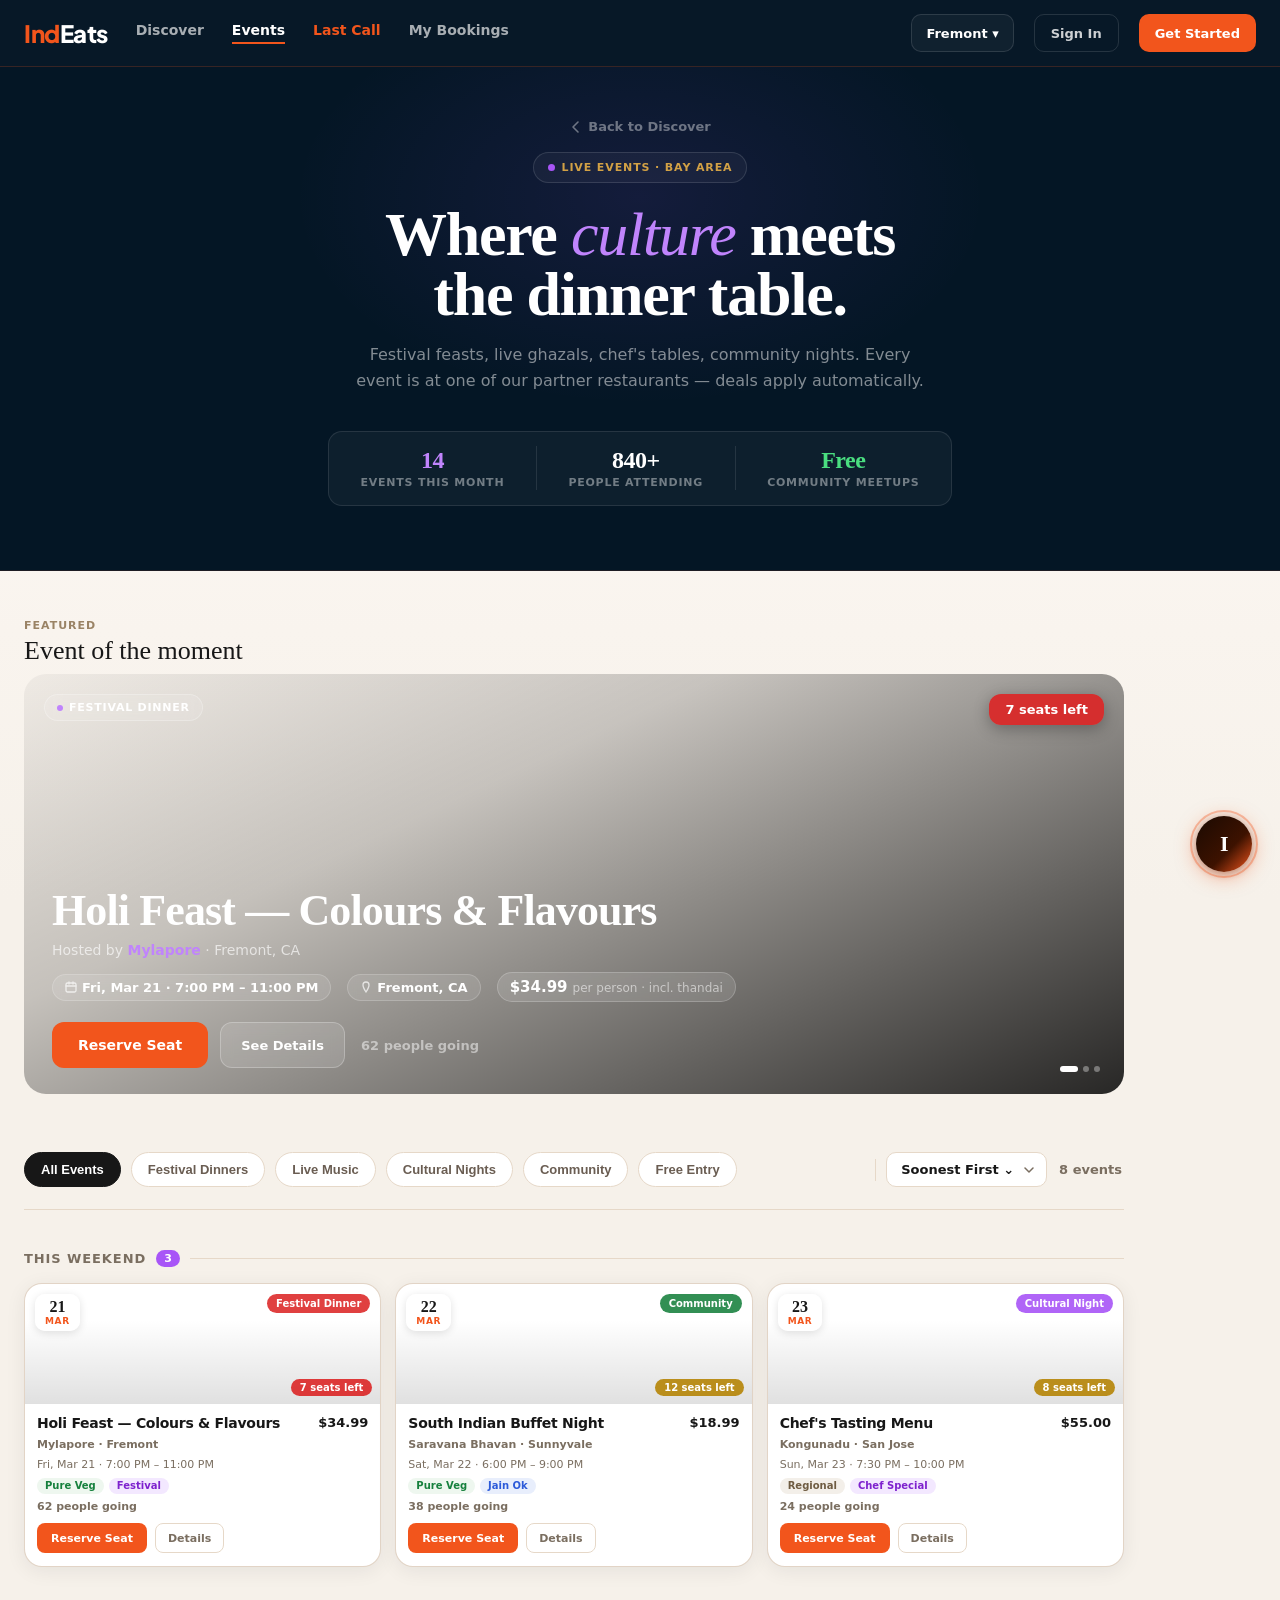
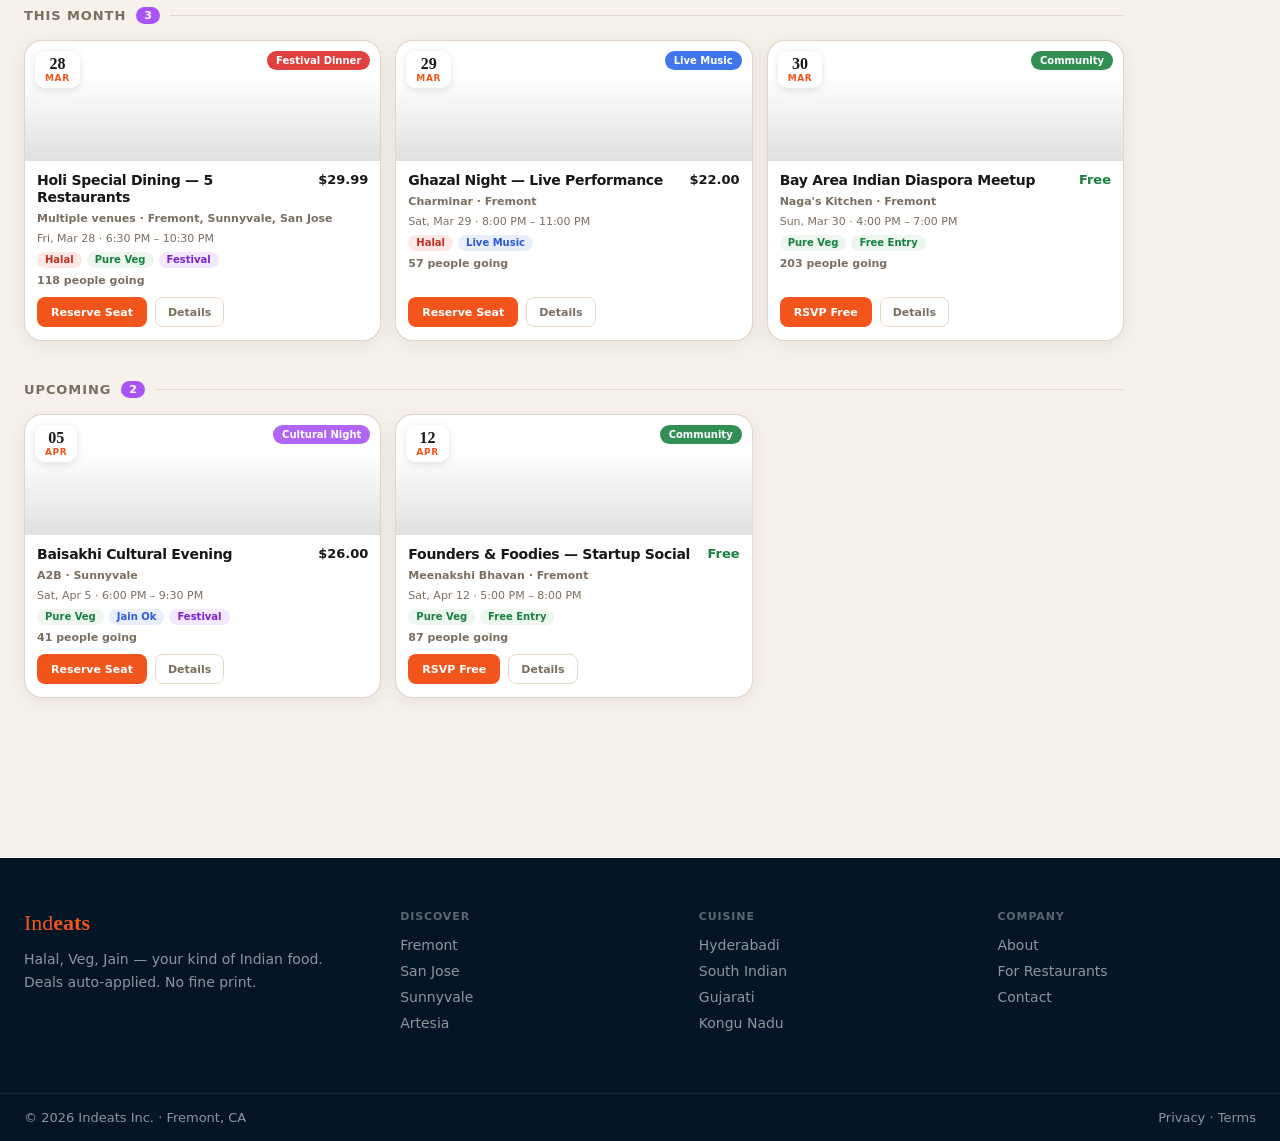
<file: events.html>
<!doctype html>
<html lang="en">
<head>
<link rel="icon" type="image/png" sizes="512x512" href="indeats-icon-512.png">
<link rel="icon" type="image/png" sizes="192x192" href="indeats-icon-192.png">
<link rel="apple-touch-icon" sizes="180x180" href="apple-touch-icon.png">
<link href="https://fonts.googleapis.com/css2?family=Plus+Jakarta+Sans:wght@800&display=swap" rel="stylesheet">
<meta charset="utf-8">
<meta name="viewport" content="width=device-width, initial-scale=1">
<title>Indeats — Events</title>
<style>

/* =============================================
   INDEATS DESIGN SYSTEM — Single source of truth
   ============================================= */

:root {
  --bg:       #f6f1ea;
  --surface:  #ffffff;
  --text:     #171717;
  --muted:    #7a6e60;
  --line:     #e6d8c8;
  --nav:      #071827;
  --accent:   #f2551c;
  --accent2:  #ff6a3d;

  --card-radius: 18px;
  --card-shadow: 0 4px 20px rgba(17,24,39,.07);
  --card-shadow-hover: 0 12px 36px rgba(17,24,39,.13);

  --font-sans: Inter, ui-sans-serif, system-ui, -apple-system, Roboto, Arial, sans-serif;
  --font-serif: Georgia, "Times New Roman", serif;
}

*, *::before, *::after { box-sizing: border-box; margin: 0; padding: 0; }
html, body {
  font-family: var(--font-sans);
  background: var(--bg);
  background-image: linear-gradient(180deg, #f6f1ea 0%, #fdf9f5 40%, #f9f4ee 70%, #f6f1ea 100%);
  background-attachment: fixed;
  color: var(--text);
  -webkit-font-smoothing: antialiased;
}
a { text-decoration: none; color: inherit; }
img { max-width: 100%; display: block; }
.wrap { max-width: 1320px; margin: 0 auto; padding: 0 24px; }

/* =============================================
   NAV
   ============================================= */

.nav {
  position: sticky;
  top: 0;
  z-index: 100;
  background: var(--nav);
  border-bottom: 1px solid rgba(242,85,28,.2);
}
.nav-top {
  display: flex;
  align-items: center;
  gap: 20px;
  padding: 14px 24px;
}
.nav-tabs {
  display: flex;
  align-items: center;
  gap: 28px;
  flex-shrink: 0;
}
.brand {
  display: inline-flex;
  align-items: center;
  gap: 0;
  margin-right: 8px;
  text-decoration: none;
  line-height: 1;
}
.brand-ind {
  font-family: 'Plus Jakarta Sans', var(--font-sans);
  font-size: 24px;
  font-weight: 800;
  color: #f2551c;
  letter-spacing: -.02em;
  line-height: 1;
}
.brand-eats {
  font-family: 'Plus Jakarta Sans', var(--font-sans);
  font-size: 24px;
  font-weight: 800;
  color: #fff;
  letter-spacing: -.02em;
  line-height: 1;
}
.nav-links { display: flex; gap: 28px; align-items: center; }
.nav-link {
  color: rgba(255,255,255,.65);
  font-weight: 600;
  font-size: 14px;
  padding-bottom: 4px;
  border-bottom: 2px solid transparent;
  transition: color .15s;
}
.nav-link.active { color: #fff; border-bottom-color: var(--accent); }
.nav-link.nav-lastcall { color: var(--accent); }
.nav-spacer { flex: 1; }
.nav-city {
  border: 1px solid rgba(255,255,255,.12);
  background: rgba(255,255,255,.04);
  color: #fff;
  height: 38px;
  border-radius: 10px;
  padding: 0 14px;
  display: inline-flex;
  align-items: center;
  font-weight: 600;
  font-size: 13px;
  gap: 6px;
  cursor: pointer;
}
.nav-btn {
  height: 38px;
  border-radius: 10px;
  padding: 0 16px;
  display: inline-flex;
  align-items: center;
  justify-content: center;
  font-weight: 700;
  font-size: 13px;
  cursor: pointer;
}
.nav-btn.ghost {
  border: 1px solid rgba(255,255,255,.12);
  background: transparent;
  color: rgba(255,255,255,.8);
}
.nav-btn.primary {
  background: var(--accent);
  color: #fff;
  border: none;
}

/* =============================================
   COUNTDOWN BANNER
   ============================================= */

.countdown-banner {
  background: linear-gradient(90deg, #1a0533 0%, #2d0a52 50%, #1a0533 100%);
  border-bottom: 1px solid rgba(180,100,255,.2);
  padding: 10px 24px;
  display: flex;
  align-items: center;
  justify-content: center;
  gap: 20px;
  flex-wrap: wrap;
}
.countdown-label {
  font-size: 12px;
  font-weight: 700;
  color: rgba(255,255,255,.6);
  text-transform: uppercase;
  letter-spacing: .07em;
  white-space: nowrap;
}
.countdown-event-name {
  font-size: 13px;
  font-weight: 700;
  color: rgba(255,255,255,.85);
  white-space: nowrap;
}
.countdown-event-name strong { color: #d4a0ff; }
.countdown-timer {
  display: flex;
  align-items: center;
  gap: 4px;
}
.countdown-unit {
  display: flex;
  flex-direction: column;
  align-items: center;
  min-width: 38px;
}
.countdown-num {
  font-family: var(--font-serif);
  font-size: 20px;
  font-weight: 700;
  color: #fff;
  line-height: 1;
  letter-spacing: -.02em;
}
.countdown-sub {
  font-size: 9px;
  font-weight: 700;
  color: rgba(255,255,255,.4);
  text-transform: uppercase;
  letter-spacing: .08em;
  margin-top: 2px;
}
.countdown-sep {
  font-size: 18px;
  font-weight: 700;
  color: rgba(255,255,255,.25);
  line-height: 1;
  margin-bottom: 10px;
}
.countdown-divider {
  width: 1px;
  height: 20px;
  background: rgba(255,255,255,.12);
}

/* =============================================
   HERO
   ============================================= */

.hero {
  background: #041625;
  padding: 52px 24px 64px;
  border-bottom: 1px solid rgba(242,85,28,.1);
  position: relative;
  overflow: hidden;
}
.hero::before {
  content: '';
  position: absolute;
  top: -80px;
  left: 50%;
  transform: translateX(-50%);
  width: 700px;
  height: 420px;
  background: radial-gradient(ellipse at center, rgba(160,80,255,.1) 0%, transparent 70%);
  pointer-events: none;
}
.hero-inner {
  max-width: 1320px;
  margin: 0 auto;
  display: flex;
  flex-direction: column;
  align-items: center;
  text-align: center;
  position: relative;
  z-index: 1;
}
.hero-badge {
  display: inline-flex;
  align-items: center;
  gap: 7px;
  border: 1px solid rgba(255,255,255,.12);
  color: #d2a145;
  background: rgba(255,255,255,.04);
  padding: 8px 14px;
  border-radius: 999px;
  font-weight: 700;
  font-size: 11px;
  letter-spacing: .08em;
  text-transform: uppercase;
  margin-bottom: 22px;
}
.hero-badge-pulse {
  width: 7px;
  height: 7px;
  border-radius: 50%;
  background: #a855f7;
  flex-shrink: 0;
  animation: pulse-dot 2s ease-in-out infinite;
}
@keyframes pulse-dot {
  0%, 100% { opacity: 1; transform: scale(1); }
  50%       { opacity: .5; transform: scale(.8); }
}
.hero-title {
  max-width: 860px;
  color: #fff;
  font-size: 62px;
  line-height: .96;
  font-family: var(--font-serif);
  font-weight: 700;
  margin-bottom: 18px;
  letter-spacing: -.02em;
}
.hero-title em {
  color: #c084fc;
  font-style: italic;
  font-weight: 500;
}
.hero-sub {
  max-width: 580px;
  color: rgba(255,255,255,.5);
  font-size: 16px;
  line-height: 1.65;
  margin-bottom: 36px;
}

/* Stats bar */
.hero-stats {
  display: inline-flex;
  align-items: stretch;
  border: 1px solid rgba(255,255,255,.1);
  border-radius: 14px;
  background: rgba(255,255,255,.04);
  overflow: hidden;
}
.hero-stat {
  padding: 16px 32px;
  display: flex;
  flex-direction: column;
  align-items: center;
  gap: 4px;
  position: relative;
}
.hero-stat + .hero-stat::before {
  content: '';
  position: absolute;
  left: 0;
  top: 20%;
  height: 60%;
  width: 1px;
  background: rgba(255,255,255,.1);
}
.hero-stat-value {
  font-size: 24px;
  font-weight: 800;
  color: #fff;
  font-family: var(--font-serif);
  letter-spacing: -.02em;
  line-height: 1;
}
.hero-stat-value.purple { color: #c084fc; }
.hero-stat-value.gold   { color: #d2a145; }
.hero-stat-value.green  { color: #4ade80; }
.hero-stat-label {
  font-size: 11px;
  color: rgba(255,255,255,.42);
  font-weight: 600;
  text-transform: uppercase;
  letter-spacing: .07em;
  white-space: nowrap;
}

/* =============================================
   PAGE BODY
   ============================================= */

.page-body { padding-top: 48px; padding-bottom: 80px; }

/* Back link in hero */
.hero-back {
  display: inline-flex;
  align-items: center;
  gap: 5px;
  font-size: 13px;
  font-weight: 600;
  color: rgba(255,255,255,.4);
  margin-bottom: 18px;
  transition: color .15s;
  text-decoration: none;
}
.hero-back:hover { color: rgba(255,255,255,.75); }



/* =============================================
   FOOTER
   ============================================= */

.footer {
  background: #041625;
  color: rgba(255,255,255,.55);
  margin-top: 72px;
}
.footer-top {
  display: grid;
  grid-template-columns: 1.3fr 1fr 1fr 1fr;
  gap: 40px;
  padding: 52px 24px;
}
.footer-brand {
  font-family: var(--font-serif);
  color: var(--accent);
  font-size: 22px;
  font-weight: 700;
  margin-bottom: 12px;
}
.footer-tagline { font-size: 14px; line-height: 1.6; }
.footer-head {
  font-size: 11px;
  text-transform: uppercase;
  letter-spacing: .08em;
  color: rgba(255,255,255,.35);
  font-weight: 700;
  margin-bottom: 14px;
}
.footer-link { display: block; margin-bottom: 10px; font-size: 14px; transition: color .15s; }
.footer-link:hover { color: rgba(255,255,255,.85); }
.footer-bottom {
  border-top: 1px solid rgba(255,255,255,.07);
  padding: 16px 24px;
  display: flex;
  justify-content: space-between;
  font-size: 13px;
}

/* =============================================
   SECTION LABELS
   ============================================= */

.section-kicker {
  font-size: 11px;
  text-transform: uppercase;
  letter-spacing: .09em;
  color: #9a8365;
  font-weight: 700;
  margin-bottom: 5px;
}
.section-title {
  font-size: 26px;
  font-family: var(--font-serif);
  line-height: 1.05;
  color: var(--text);
}
.section-head-wrap {
  max-width: 1100px;
  margin-bottom: 10px;
}

/* =============================================
   FEATURED EVENT BANNER
   ============================================= */

.featured-event {
  position: relative;
  width: 100%;
  max-width: 1100px;
  height: 420px;
  border-radius: 22px;
  overflow: hidden;
  cursor: pointer;
  margin-bottom: 40px;
}
.featured-event-img {
  position: absolute;
  inset: 0;
  background-size: cover;
  background-position: center;
  transition: transform .5s ease;
}
.featured-event:hover .featured-event-img { transform: scale(1.02); }
.featured-event-overlay {
  position: absolute;
  inset: 0;
  background: linear-gradient(
    155deg,
    rgba(0,0,0,.04) 0%,
    rgba(0,0,0,.2) 35%,
    rgba(0,0,0,.84) 100%
  );
}

/* Category badge — top left */
.featured-event-cat {
  position: absolute;
  top: 20px;
  left: 20px;
  display: inline-flex;
  align-items: center;
  gap: 6px;
  border: 1px solid rgba(255,255,255,.25);
  background: rgba(255,255,255,.1);
  backdrop-filter: blur(8px);
  color: #fff;
  font-size: 11px;
  font-weight: 700;
  padding: 6px 12px;
  border-radius: 999px;
  text-transform: uppercase;
  letter-spacing: .07em;
}
.featured-event-cat-dot {
  width: 6px;
  height: 6px;
  border-radius: 50%;
  background: #c084fc;
  flex-shrink: 0;
}

/* Seats / urgency badge — top right */
.featured-event-seats {
  position: absolute;
  top: 20px;
  right: 20px;
  border-radius: 12px;
  padding: 9px 16px;
  font-size: 13px;
  font-weight: 800;
  line-height: 1;
  box-shadow: 0 4px 16px rgba(0,0,0,.3);
}
.featured-event-seats.urgent {
  background: rgba(220,38,38,.92);
  color: #fff;
}
.featured-event-seats.soon {
  background: rgba(180,130,0,.9);
  color: #fff;
}

/* Bottom content */
.featured-event-content {
  position: absolute;
  bottom: 0;
  left: 0;
  right: 0;
  padding: 28px 28px 26px;
  color: #fff;
}
.featured-event-name {
  font-family: var(--font-serif);
  font-size: 44px;
  font-weight: 700;
  line-height: .96;
  letter-spacing: -.02em;
  margin-bottom: 10px;
}
.featured-event-host {
  font-size: 14px;
  color: rgba(255,255,255,.65);
  margin-bottom: 14px;
}
.featured-event-host a {
  color: #c084fc;
  font-weight: 700;
}
.featured-event-meta {
  display: flex;
  align-items: center;
  gap: 16px;
  flex-wrap: wrap;
  font-size: 14px;
  color: rgba(255,255,255,.7);
  margin-bottom: 20px;
}
.featured-event-meta-pill {
  display: inline-flex;
  align-items: center;
  gap: 5px;
  background: rgba(255,255,255,.1);
  border: 1px solid rgba(255,255,255,.18);
  backdrop-filter: blur(4px);
  border-radius: 999px;
  padding: 5px 12px;
  font-size: 13px;
  font-weight: 600;
  color: #fff;
}
.featured-event-meta-pill svg {
  opacity: .7;
  flex-shrink: 0;
}
.featured-event-price {
  display: inline-flex;
  align-items: baseline;
  gap: 5px;
  background: rgba(255,255,255,.12);
  border: 1px solid rgba(255,255,255,.2);
  backdrop-filter: blur(4px);
  border-radius: 999px;
  padding: 5px 12px;
  font-size: 15px;
  font-weight: 800;
  color: #fff;
}
.featured-event-price span {
  font-size: 12px;
  font-weight: 500;
  color: rgba(255,255,255,.55);
}
.featured-event-actions {
  display: flex;
  align-items: center;
  gap: 12px;
  flex-wrap: wrap;
}
.btn-reserve {
  height: 46px;
  padding: 0 26px;
  background: var(--accent);
  color: #fff;
  border: none;
  border-radius: 12px;
  font-weight: 800;
  font-size: 14px;
  cursor: pointer;
  font-family: var(--font-sans);
  display: inline-flex;
  align-items: center;
  gap: 8px;
  transition: background .15s, transform .12s;
}
.btn-reserve:hover { background: var(--accent2); transform: translateY(-1px); }
.btn-event-details {
  height: 46px;
  padding: 0 20px;
  background: rgba(255,255,255,.12);
  color: #fff;
  border: 1px solid rgba(255,255,255,.25);
  backdrop-filter: blur(6px);
  border-radius: 12px;
  font-weight: 700;
  font-size: 13px;
  cursor: pointer;
  font-family: var(--font-sans);
  display: inline-flex;
  align-items: center;
  transition: background .15s;
}
.btn-event-details:hover { background: rgba(255,255,255,.2); }
.featured-event-going {
  font-size: 13px;
  color: rgba(255,255,255,.5);
  font-weight: 600;
  margin-left: 4px;
}

/* Rotation dots */
.featured-event-dots {
  position: absolute;
  bottom: 22px;
  right: 24px;
  display: flex;
  gap: 5px;
  align-items: center;
}
.fe-dot {
  width: 6px;
  height: 6px;
  border-radius: 50%;
  background: rgba(255,255,255,.35);
  transition: all .2s;
  cursor: pointer;
  border: none;
  padding: 0;
}
.fe-dot.active {
  background: #fff;
  width: 18px;
  border-radius: 3px;
}

/* =============================================
   FILTER BAR
   ============================================= */

.filter-bar {
  display: flex;
  align-items: center;
  gap: 10px;
  flex-wrap: wrap;
  padding: 18px 0 22px;
  border-bottom: 1px solid var(--line);
  margin-bottom: 32px;
  max-width: 1100px;
}
.filter-sort {
  display: inline-flex;
  align-items: center;
  gap: 6px;
  padding: 9px 14px;
  padding-right: 32px;
  background: var(--surface);
  border: 1px solid var(--line);
  border-radius: 10px;
  font-weight: 700;
  font-size: 13px;
  color: var(--text);
  cursor: pointer;
  flex-shrink: 0;
  font-family: var(--font-sans);
  appearance: none;
  -webkit-appearance: none;
  background-image: url("data:image/svg+xml,%3Csvg xmlns='http://www.w3.org/2000/svg' width='10' height='6' fill='none'%3E%3Cpath d='M1 1l4 4 4-4' stroke='%237a6e60' stroke-width='1.5' stroke-linecap='round' stroke-linejoin='round'/%3E%3C/svg%3E");
  background-repeat: no-repeat;
  background-position: right 12px center;
  background-color: var(--surface);
  outline: none;
  transition: border-color .15s;
  white-space: nowrap;
}
.filter-sort:hover { border-color: #c0a88c; }
.filter-chip {
  display: inline-flex;
  align-items: center;
  padding: 9px 16px;
  background: var(--surface);
  border: 1px solid var(--line);
  border-radius: 999px;
  font-weight: 600;
  font-size: 13px;
  color: #6a5d52;
  cursor: pointer;
  transition: all .15s;
  user-select: none;
  white-space: nowrap;
}
.filter-chip:hover { border-color: #c0a88c; color: var(--text); transform: translateY(-1px); }
.filter-chip.active {
  background: var(--text);
  color: #fff;
  border-color: var(--text);
}
.filter-divider { width: 1px; height: 22px; background: var(--line); flex-shrink: 0; }
.filter-spacer  { flex: 1; }
.events-count-label {
  font-size: 13px;
  color: var(--muted);
  font-weight: 600;
  padding: 0 2px;
  white-space: nowrap;
}

/* =============================================
   SECTION DIVIDER LABEL
   ============================================= */

.grid-label {
  font-size: 13px;
  font-weight: 700;
  color: var(--muted);
  text-transform: uppercase;
  letter-spacing: .07em;
  margin-bottom: 16px;
  margin-top: 40px;
  display: flex;
  align-items: center;
  gap: 10px;
  max-width: 1100px;
}
.grid-label:first-child { margin-top: 0; }
.grid-label::after {
  content: '';
  flex: 1;
  height: 1px;
  background: var(--line);
}
.grid-label-count {
  font-size: 11px;
  font-weight: 700;
  color: #fff;
  background: #a855f7;
  border-radius: 999px;
  padding: 2px 8px;
  letter-spacing: .04em;
  text-transform: none;
}

/* =============================================
   EVENT CARDS GRID
   ============================================= */

.events-grid {
  display: grid;
  grid-template-columns: repeat(3, minmax(0, 1fr));
  gap: 14px;
  margin-bottom: 8px;
  max-width: 1100px;
}

.event-card {
  display: flex;
  flex-direction: column;
  background: var(--surface);
  border: 1px solid rgba(221,205,188,.85);
  border-radius: var(--card-radius);
  overflow: hidden;
  box-shadow: var(--card-shadow);
  transition: transform .18s ease, box-shadow .2s ease;
  cursor: pointer;
}
.event-card:hover {
  transform: translateY(-3px);
  box-shadow: var(--card-shadow-hover);
}

/* Image area */
.event-img {
  position: relative;
  height: 120px;
  overflow: hidden;
  flex-shrink: 0;
}
.event-img-inner {
  width: 100%;
  height: 100%;
  background-size: cover;
  background-position: center;
  transition: transform .3s ease;
}
.event-card:hover .event-img-inner { transform: scale(1.04); }
.event-img-overlay {
  position: absolute;
  inset: 0;
  background: linear-gradient(180deg, transparent 30%, rgba(0,0,0,.12) 100%);
  pointer-events: none;
}

/* Date badge — top left */
.event-date-badge {
  position: absolute;
  top: 10px;
  left: 10px;
  background: rgba(255,255,255,.95);
  border-radius: 10px;
  padding: 5px 10px;
  display: flex;
  flex-direction: column;
  align-items: center;
  min-width: 40px;
  box-shadow: 0 2px 8px rgba(0,0,0,.12);
}
.event-date-day {
  font-size: 16px;
  font-weight: 800;
  font-family: var(--font-serif);
  color: var(--text);
  line-height: 1;
}
.event-date-month {
  font-size: 9px;
  font-weight: 700;
  text-transform: uppercase;
  letter-spacing: .07em;
  color: var(--accent);
  line-height: 1;
  margin-top: 2px;
}

/* Category badge — top right */
.event-cat-badge {
  position: absolute;
  top: 10px;
  right: 10px;
  background: rgba(168,85,247,.9);
  color: #fff;
  border-radius: 999px;
  padding: 4px 9px;
  font-size: 10px;
  font-weight: 700;
  white-space: nowrap;
}
.event-cat-badge.festival  { background: rgba(220,38,38,.88); }
.event-cat-badge.music     { background: rgba(37,99,235,.88); }
.event-cat-badge.community { background: rgba(22,128,61,.88); }
.event-cat-badge.free      { background: rgba(17,24,39,.82); }

/* Seats urgency — bottom right of image */
.event-seats-badge {
  position: absolute;
  bottom: 8px;
  right: 8px;
  border-radius: 999px;
  padding: 3px 9px;
  font-size: 10px;
  font-weight: 700;
  white-space: nowrap;
}
.event-seats-badge.urgent { background: rgba(220,38,38,.9);  color: #fff; }
.event-seats-badge.soon   { background: rgba(180,130,0,.88); color: #fff; }

/* Card body */
.event-body {
  padding: 11px 12px 13px;
  display: flex;
  flex-direction: column;
  gap: 6px;
  flex: 1;
}
.event-header {
  display: flex;
  align-items: flex-start;
  justify-content: space-between;
  gap: 8px;
}
.event-name {
  font-size: 14px;
  font-weight: 800;
  line-height: 1.2;
  letter-spacing: -.02em;
  color: var(--text);
}
.event-price {
  font-size: 13px;
  font-weight: 800;
  color: var(--text);
  white-space: nowrap;
  flex-shrink: 0;
}
.event-price.free-label {
  color: #16803d;
}
.event-host {
  font-size: 11px;
  color: var(--muted);
  font-weight: 600;
}
.event-time {
  font-size: 11px;
  color: var(--muted);
  line-height: 1.4;
}
.event-tags {
  display: flex;
  flex-wrap: wrap;
  gap: 5px;
}
.tag {
  display: inline-flex;
  align-items: center;
  padding: 3px 8px;
  border-radius: 999px;
  font-size: 10px;
  font-weight: 700;
  line-height: 1;
}
.tag-green  { background: #eef7ef; color: #16803d; }
.tag-red    { background: #fde8e6; color: #c03020; }
.tag-blue   { background: #e8eefc; color: #2c5ad9; }
.tag-warm   { background: #f3efe9; color: #6f5c42; }
.tag-purple { background: #f3e8ff; color: #7e22ce; }

.event-going {
  font-size: 11px;
  color: var(--muted);
  font-weight: 600;
}

/* Actions */
.event-actions {
  display: flex;
  gap: 8px;
  margin-top: auto;
  padding-top: 4px;
}
.btn-event-reserve {
  flex: 0 0 auto;
  height: 30px;
  padding: 0 14px;
  background: var(--accent);
  color: #fff;
  border: none;
  border-radius: 8px;
  font-weight: 700;
  font-size: 11px;
  font-family: var(--font-sans);
  display: inline-flex;
  align-items: center;
  cursor: pointer;
  transition: background .15s;
  white-space: nowrap;
}
.btn-event-reserve:hover { background: var(--accent2); }
.btn-event-info {
  height: 30px;
  padding: 0 12px;
  background: transparent;
  color: var(--muted);
  border: 1px solid var(--line);
  border-radius: 8px;
  font-weight: 600;
  font-size: 11px;
  font-family: var(--font-sans);
  display: inline-flex;
  align-items: center;
  cursor: pointer;
  transition: border-color .15s, color .15s;
  white-space: nowrap;
}
.btn-event-info:hover { border-color: #c0a88c; color: var(--text); }

/* No results */
#events-no-results {
  display: none;
  text-align: center;
  padding: 64px 24px;
  color: var(--muted);
}
#events-no-results .no-results-title {
  font-family: var(--font-serif);
  font-size: 22px;
  color: var(--text);
  margin-bottom: 8px;
}

/* =============================================
   RESPONSIVE
   ============================================= */

@media (max-width: 760px) {
  /* Mobile nav — 2 rows */
    /* Mobile top bar — logo + city only */
  .nav-top { padding: 10px 16px; gap: 10px; }
  .nav-tabs { display: none; }
  .nav-spacer { flex: 1; }
  .nav-btn.ghost { display: inline-flex; padding: 6px 12px; font-size: 12px; }
  .nav-btn.primary { display: none; }
  .brand-ind, .brand-eats { font-size: 20px; }
  .nav-city { font-size: 12px; padding: 6px 10px; height: 34px; }

  .hero-title { font-size: 38px; }
  .hero-stats { flex-direction: column; width: 100%; max-width: 280px; }
  .hero-stat + .hero-stat::before { top: 0; left: 10%; height: 1px; width: 80%; }
  .nav-links { display: none; }
  .footer-top { grid-template-columns: 1fr 1fr; gap: 28px; }
  .countdown-banner { gap: 10px; }
  .events-grid { grid-template-columns: 1fr 1fr; }
  .featured-event { height: 320px; }
  .featured-event-name { font-size: 32px; }
}
@media (max-width: 480px) {
  .events-grid { grid-template-columns: 1fr; }
}


  .nav-lastcall { color: var(--accent) !important; }


/* ── BOTTOM NAV (mobile only) ── */
.bottom-nav { display: none; }

@media (max-width: 760px) {
  body { padding-bottom: 72px; }
  .bottom-nav {
    display: flex;
    position: fixed;
    bottom: 0; left: 0; right: 0;
    z-index: 200;
    background: var(--nav);
    border-top: 1px solid rgba(255,255,255,.08);
    padding: 8px 0 20px;
    align-items: flex-end;
  }
  .bnav-item {
    flex: 1;
    display: flex;
    flex-direction: column;
    align-items: center;
    gap: 3px;
    text-decoration: none;
    padding-top: 4px;
  }
  .bnav-icon { width: 24px; height: 24px; display: flex; align-items: center; justify-content: center; }
  .bnav-label { font-size: 10px; font-weight: 600; color: rgba(255,255,255,.4); letter-spacing: .01em; }
  .bnav-item.active .bnav-label { color: #fff; }
  .bnav-item.active .bnav-icon svg { stroke: #fff; }
  .bnav-item .bnav-icon svg { stroke: rgba(255,255,255,.4); }
  .bnav-fab {
    flex: 1; display: flex; flex-direction: column;
    align-items: center; gap: 3px;
    text-decoration: none; position: relative; padding-top: 0;
  }
  .bnav-fab-circle {
    position: absolute; top: -22px;
    width: 50px; height: 50px; border-radius: 50%;
    background: var(--accent);
    display: flex; align-items: center; justify-content: center;
    box-shadow: 0 4px 16px rgba(242,85,28,.55);
    border: 3px solid var(--nav);
  }
  .bnav-fab-label {
    font-size: 10px; font-weight: 700;
    color: var(--accent); margin-top: 32px; letter-spacing: .01em;
  }
}

/* ═══════════════════════════════════════════
   FILTER BAR — Option 3: Underline Rail + Chips
   ═══════════════════════════════════════════ */
.diet-bar {
  position: sticky;
  top: 72px;
  z-index: 90;
  background: var(--bg);
}

/* ── Rail row ── */
.filter-rail {
  display: flex;
  align-items: flex-end;
  gap: 0;
  overflow-x: auto;
  scrollbar-width: none;
  -webkit-overflow-scrolling: touch;
  border-bottom: 1.5px solid var(--line);
  margin-bottom: 0;
}
.filter-rail::-webkit-scrollbar { display: none; }

.rail-item {
  display: inline-flex;
  flex-direction: column;
  align-items: center;
  padding: 0 18px;
  cursor: pointer;
  white-space: nowrap;
  position: relative;
  flex-shrink: 0;
  border: none;
  background: transparent;
  font-family: var(--font-sans);
}
.rail-text {
  font-size: 13px;
  font-weight: 600;
  color: var(--muted);
  padding: 12px 0 13px;
  transition: color .15s;
  display: flex;
  align-items: center;
  gap: 5px;
  line-height: 1;
}
.rail-bar {
  position: absolute;
  bottom: -1.5px;
  left: 18px;
  right: 18px;
  height: 2.5px;
  border-radius: 2px;
  background: transparent;
  transition: background .15s;
}
.rail-item.active .rail-text { color: var(--text); font-weight: 700; }
.rail-item.active-acc .rail-text { color: var(--accent); font-weight: 700; }
.rail-item.active .rail-bar { background: var(--text); }
.rail-item.active-acc .rail-bar { background: var(--accent); }
.rail-item:hover .rail-text { color: var(--text); }

.rail-badge {
  display: inline-flex;
  align-items: center;
  justify-content: center;
  min-width: 18px;
  height: 17px;
  padding: 0 5px;
  border-radius: 999px;
  font-size: 10px;
  font-weight: 800;
  background: var(--accent);
  color: #fff;
  line-height: 1;
  font-family: var(--font-sans);
}
.rail-item.active-acc .rail-badge {
  background: rgba(242,85,28,.15);
  color: var(--accent);
}

/* ── Chips row ── */
.filter-chips-row {
  display: flex;
  align-items: center;
  gap: 7px;
  padding: 12px 0 14px;
  overflow-x: auto;
  scrollbar-width: none;
  -webkit-overflow-scrolling: touch;
}
.filter-chips-row::-webkit-scrollbar { display: none; }

.diet-chip {
  display: inline-flex;
  align-items: center;
  gap: 5px;
  padding: 6px 13px;
  border-radius: 999px;
  border: none;
  background: #ede6dc;
  font-size: 12px;
  font-weight: 600;
  color: #5a4e42;
  cursor: pointer;
  white-space: nowrap;
  transition: all .15s;
  font-family: var(--font-sans);
  flex-shrink: 0;
}
.diet-chip:hover { background: #e0d4c4; color: var(--text); }
.diet-chip.active { background: #171717; color: #fff; }

.diet-dot {
  width: 7px;
  height: 7px;
  border-radius: 50%;
  flex-shrink: 0;
  transition: background .15s;
}
.diet-chip.active .diet-dot { background: rgba(255,255,255,.7) !important; }

.quick-chip {
  display: inline-flex;
  align-items: center;
  padding: 6px 13px;
  border-radius: 999px;
  border: 1.5px solid var(--line);
  background: var(--surface);
  font-size: 12px;
  font-weight: 600;
  color: var(--muted);
  cursor: pointer;
  white-space: nowrap;
  transition: all .15s;
  font-family: var(--font-sans);
  flex-shrink: 0;
}
.quick-chip:hover { border-color: #c0a88c; color: var(--text); }
.quick-chip.active { background: var(--accent); color: #fff; border-color: var(--accent); }

.diet-chip:focus, .quick-chip:focus, .rail-item:focus, .mode-pill:focus, .mode-pill-deals:focus { outline: none; }

.filter-sep {
  width: 1px;
  height: 18px;
  background: var(--line);
  flex-shrink: 0;
  margin: 0 2px;
}

/* Desktop */
@media (min-width: 761px) {
  .diet-bar { top: 72px; }
  .rail-item { padding: 0 20px; }
  .rail-bar { left: 20px; right: 20px; }
  .rail-text { font-size: 14px; padding: 13px 0 14px; }
  .diet-chip, .quick-chip { font-size: 13px; padding: 7px 15px; }
  .filter-chips-row { gap: 9px; padding: 14px 0 16px; }
}

/* Mobile */
@media (max-width: 760px) {
  .diet-bar { top: 56px; }
  .rail-item { padding: 0 14px; }
  .rail-bar { left: 14px; right: 14px; }
  .rail-text { font-size: 12px; padding: 10px 0 11px; }
  .diet-chip, .quick-chip { font-size: 11px; padding: 6px 11px; }
  .filter-chips-row { padding: 10px 0 12px; gap: 6px; }
}
</style>
</head>
<body>

<!-- NAV — Desktop: full top nav | Mobile: logo+city only -->
<nav class="nav">
  <div class="nav-top">
    <a class="brand" href="index.html"><span class="brand-ind">Ind</span><span class="brand-eats">Eats</span></a>
    <div class="nav-tabs">
      <a class="nav-link" href="index.html">Discover</a>
      <a class="nav-link active" href="events.html">Events</a>
      <a class="nav-link nav-lastcall" href="lastcall.html">Last Call</a>
      <a class="nav-link" href="bookings.html">My Bookings</a>
    </div>
    <div class="nav-spacer"></div>
    <a class="nav-city">Fremont ▾</a>
    <a class="nav-btn ghost" href="bookings.html">Sign In</a>
    <a class="nav-btn primary" href="bookings.html">Get Started</a>
  </div>
</nav>


<!-- BOTTOM NAV — Mobile only -->
<nav class="bottom-nav">
  <a class="bnav-item" href="index.html">
    <div class="bnav-icon">
      <svg width="22" height="22" viewBox="0 0 24 24" fill="none" stroke="rgba(255,255,255,0.4)" stroke-width="2" stroke-linecap="round" stroke-linejoin="round">
        <circle cx="11" cy="11" r="7"/><path d="M21 21l-4.35-4.35"/>
      </svg>
    </div>
    <span class="bnav-label">Discover</span>
  </a>
  <a class="bnav-item" href="deals.html">
    <div class="bnav-icon">
      <svg width="22" height="22" viewBox="0 0 24 24" fill="none" stroke="rgba(255,255,255,0.4)" stroke-width="2" stroke-linecap="round" stroke-linejoin="round">
        <path d="M20.59 13.41l-7.17 7.17a2 2 0 01-2.83 0L2 12V2h10l8.59 8.59a2 2 0 010 2.82z"/><line x1="7" y1="7" x2="7.01" y2="7"/>
      </svg>
    </div>
    <span class="bnav-label">Deals</span>
  </a>
  <a class="bnav-fab" href="lastcall.html">
    <div class="bnav-fab-circle">
      <svg width="22" height="22" viewBox="0 0 24 24" fill="none" stroke="#fff" stroke-width="2.2" stroke-linecap="round" stroke-linejoin="round">
        <circle cx="12" cy="12" r="10"/><polyline points="12 6 12 12 16 14"/>
      </svg>
    </div>
    <span class="bnav-fab-label">Last Call</span>
  </a>
  <a class="bnav-item active" href="events.html">
    <div class="bnav-icon">
      <svg width="22" height="22" viewBox="0 0 24 24" fill="none" stroke="#ffffff" stroke-width="2" stroke-linecap="round" stroke-linejoin="round">
        <rect x="3" y="4" width="18" height="18" rx="2"/><path d="M16 2v4M8 2v4M3 10h18"/>
      </svg>
    </div>
    <span class="bnav-label">Events</span>
  </a>
  <a class="bnav-item" href="bookings.html">
    <div class="bnav-icon bnav-account-wrap">
      <svg width="22" height="22" viewBox="0 0 24 24" fill="none" stroke="rgba(255,255,255,0.4)" stroke-width="2" stroke-linecap="round" stroke-linejoin="round">
        <circle cx="12" cy="8" r="4"/><path d="M4 20c0-4 3.6-7 8-7s8 3 8 7"/>
      </svg>
      <span class="bnav-account-dot"></span>
    </div>
    <span class="bnav-label">Account</span>
  </a>
</nav>



<!-- COUNTDOWN BANNER -->
<div class="countdown-banner">
  <span class="countdown-label">Holi 2026 starts in</span>
  <div class="countdown-timer">
    <div class="countdown-unit">
      <span class="countdown-num" id="cd-days">01</span>
      <span class="countdown-sub">Days</span>
    </div>
    <span class="countdown-sep">:</span>
    <div class="countdown-unit">
      <span class="countdown-num" id="cd-hours">00</span>
      <span class="countdown-sub">Hrs</span>
    </div>
    <span class="countdown-sep">:</span>
    <div class="countdown-unit">
      <span class="countdown-num" id="cd-mins">45</span>
      <span class="countdown-sub">Min</span>
    </div>
    <span class="countdown-sep">:</span>
    <div class="countdown-unit">
      <span class="countdown-num" id="cd-secs">46</span>
      <span class="countdown-sub">Sec</span>
    </div>
  </div>
  <div class="countdown-divider"></div>
  <span class="countdown-event-name">Next: <strong>Holi Feast at Mylapore</strong></span>
</div>

<!-- HERO -->
<section class="hero">
  <div class="hero-inner">

    <a href="index.html" class="hero-back">
      <svg width="14" height="14" viewBox="0 0 14 14" fill="none"><path d="M9 2L4 7l5 5" stroke="currentColor" stroke-width="1.6" stroke-linecap="round" stroke-linejoin="round"/></svg>
      Back to Discover
    </a>

    <div class="hero-badge">
      <span class="hero-badge-pulse"></span>
      Live events · Bay Area
    </div>

    <h1 class="hero-title">
      Where <em>culture</em> meets<br>the dinner table.
    </h1>

    <p class="hero-sub">
      Festival feasts, live ghazals, chef's tables, community nights. Every event is at one of our partner restaurants — deals apply automatically.
    </p>

    <div class="hero-stats">
      <div class="hero-stat">
        <span class="hero-stat-value purple">14</span>
        <span class="hero-stat-label">Events this month</span>
      </div>
      <div class="hero-stat">
        <span class="hero-stat-value">840+</span>
        <span class="hero-stat-label">People attending</span>
      </div>
      <div class="hero-stat">
        <span class="hero-stat-value green">Free</span>
        <span class="hero-stat-label">Community meetups</span>
      </div>
    </div>

  </div>
</section>

<!-- PAGE BODY -->
<section class="page-body">
  <div class="wrap">

    <!-- FEATURED EVENT BANNER -->
    <div class="section-head-wrap">
      <div class="section-kicker">Featured</div>
      <div class="section-title">Event of the moment</div>
    </div>

    <div class="featured-event" id="featured-event">

      <!-- Slide 1: Holi Feast -->
      <div class="fe-slide" data-index="0">
        <div class="featured-event-img" style="background: url('https://images.unsplash.com/photo-1596040033229-a9821ebd058d?w=960&q=80&fit=crop') center/cover;"></div>
        <div class="featured-event-overlay"></div>
        <div class="featured-event-cat"><span class="featured-event-cat-dot"></span> Festival Dinner</div>
        <div class="featured-event-seats urgent">7 seats left</div>
        <div class="featured-event-content">
          <div class="featured-event-name">Holi Feast — Colours &amp; Flavours</div>
          <div class="featured-event-host">Hosted by <a href="mylapore.html">Mylapore</a> · Fremont, CA</div>
          <div class="featured-event-meta">
            <span class="featured-event-meta-pill">
              <svg width="12" height="12" viewBox="0 0 12 12" fill="none"><rect x="1" y="2" width="10" height="9" rx="1.5" stroke="currentColor" stroke-width="1.3"/><path d="M4 1v2M8 1v2M1 5h10" stroke="currentColor" stroke-width="1.3" stroke-linecap="round"/></svg>
              Fri, Mar 21 · 7:00 PM – 11:00 PM
            </span>
            <span class="featured-event-meta-pill">
              <svg width="12" height="12" viewBox="0 0 12 12" fill="none"><path d="M6 1C4.34 1 3 2.34 3 4c0 2.5 3 7 3 7s3-4.5 3-7c0-1.66-1.34-3-3-3z" stroke="currentColor" stroke-width="1.3"/></svg>
              Fremont, CA
            </span>
            <span class="featured-event-price">$34.99 <span>per person · incl. thandai</span></span>
          </div>
          <div class="featured-event-actions">
            <button class="btn-reserve" onclick="location.href='bookings.html'">Reserve Seat</button>
            <button class="btn-event-details" onclick="location.href='bookings.html'">See Details</button>
            <span class="featured-event-going">62 people going</span>
          </div>
        </div>
      </div>

      <!-- Slide 2: South Indian Buffet Night -->
      <div class="fe-slide" data-index="1" style="display:none;">
        <div class="featured-event-img" style="background: url('https://images.unsplash.com/photo-1630383249896-483b1cc5d59b?w=960&q=80&fit=crop') center/cover;"></div>
        <div class="featured-event-overlay"></div>
        <div class="featured-event-cat"><span class="featured-event-cat-dot"></span> Community Night</div>
        <div class="featured-event-seats soon">12 seats left</div>
        <div class="featured-event-content">
          <div class="featured-event-name">South Indian Buffet Night</div>
          <div class="featured-event-host">Hosted by <a href="bookings.html">Saravana Bhavan</a> · Sunnyvale, CA</div>
          <div class="featured-event-meta">
            <span class="featured-event-meta-pill">
              <svg width="12" height="12" viewBox="0 0 12 12" fill="none"><rect x="1" y="2" width="10" height="9" rx="1.5" stroke="currentColor" stroke-width="1.3"/><path d="M4 1v2M8 1v2M1 5h10" stroke="currentColor" stroke-width="1.3" stroke-linecap="round"/></svg>
              Sat, Mar 22 · 6:00 PM – 9:00 PM
            </span>
            <span class="featured-event-meta-pill">
              <svg width="12" height="12" viewBox="0 0 12 12" fill="none"><path d="M6 1C4.34 1 3 2.34 3 4c0 2.5 3 7 3 7s3-4.5 3-7c0-1.66-1.34-3-3-3z" stroke="currentColor" stroke-width="1.3"/></svg>
              Sunnyvale, CA
            </span>
            <span class="featured-event-price">$18.99 <span>per person · unlimited</span></span>
          </div>
          <div class="featured-event-actions">
            <button class="btn-reserve" onclick="location.href='bookings.html'">Reserve Seat</button>
            <button class="btn-event-details" onclick="location.href='bookings.html'">See Details</button>
            <span class="featured-event-going">38 people going</span>
          </div>
        </div>
      </div>

      <!-- Slide 3: Chef Tasting Menu -->
      <div class="fe-slide" data-index="2" style="display:none;">
        <div class="featured-event-img" style="background: url('https://images.unsplash.com/photo-1585937421612-70a008356fbe?w=960&q=80&fit=crop') center/cover;"></div>
        <div class="featured-event-overlay"></div>
        <div class="featured-event-cat"><span class="featured-event-cat-dot"></span> Chef Special</div>
        <div class="featured-event-seats soon">8 seats left</div>
        <div class="featured-event-content">
          <div class="featured-event-name">Chef's Tasting Menu</div>
          <div class="featured-event-host">Hosted by <a href="bookings.html">Kongunadu</a> · San Jose, CA</div>
          <div class="featured-event-meta">
            <span class="featured-event-meta-pill">
              <svg width="12" height="12" viewBox="0 0 12 12" fill="none"><rect x="1" y="2" width="10" height="9" rx="1.5" stroke="currentColor" stroke-width="1.3"/><path d="M4 1v2M8 1v2M1 5h10" stroke="currentColor" stroke-width="1.3" stroke-linecap="round"/></svg>
              Sun, Mar 23 · 7:30 PM – 10:00 PM
            </span>
            <span class="featured-event-meta-pill">
              <svg width="12" height="12" viewBox="0 0 12 12" fill="none"><path d="M6 1C4.34 1 3 2.34 3 4c0 2.5 3 7 3 7s3-4.5 3-7c0-1.66-1.34-3-3-3z" stroke="currentColor" stroke-width="1.3"/></svg>
              San Jose, CA
            </span>
            <span class="featured-event-price">$55.00 <span>per person · 6 courses</span></span>
          </div>
          <div class="featured-event-actions">
            <button class="btn-reserve" onclick="location.href='bookings.html'">Reserve Seat</button>
            <button class="btn-event-details" onclick="location.href='bookings.html'">See Details</button>
            <span class="featured-event-going">24 people going</span>
          </div>
        </div>
      </div>

      <!-- Rotation dots -->
      <div class="featured-event-dots">
        <button class="fe-dot active" data-dot="0"></button>
        <button class="fe-dot" data-dot="1"></button>
        <button class="fe-dot" data-dot="2"></button>
      </div>

    </div><!-- /featured-event -->

    <!-- FILTER BAR -->
    <div class="filter-bar">
      <button class="filter-chip active" data-filter="all">All Events</button>
      <button class="filter-chip" data-filter="festival">Festival Dinners</button>
      <button class="filter-chip" data-filter="music">Live Music</button>
      <button class="filter-chip" data-filter="cultural">Cultural Nights</button>
      <button class="filter-chip" data-filter="community">Community</button>
      <button class="filter-chip" data-filter="free">Free Entry</button>
      <div class="filter-spacer"></div>
      <div class="filter-divider"></div>
      <button class="filter-sort" id="events-sort-btn">Soonest First ⌄</button>
      <span class="events-count-label" id="events-count">8 events</span>
    </div>

    <!-- EVENT CARDS GRID -->

    <!-- SECTION: This Weekend -->
    <div class="grid-label" id="section-weekend">This Weekend <span class="grid-label-count">3</span></div>
    <div class="events-grid" id="grid-weekend">

      <div class="event-card" data-type="festival" data-free="false">
        <div class="event-img">
          <div class="event-img-inner" style="background: url('https://images.unsplash.com/photo-1596040033229-a9821ebd058d?w=400&q=80&fit=crop') center/cover;"></div>
          <div class="event-img-overlay"></div>
          <div class="event-date-badge"><span class="event-date-day">21</span><span class="event-date-month">Mar</span></div>
          <span class="event-cat-badge festival">Festival Dinner</span>
          <span class="event-seats-badge urgent">7 seats left</span>
        </div>
        <div class="event-body">
          <div class="event-header">
            <span class="event-name">Holi Feast — Colours &amp; Flavours</span>
            <span class="event-price">$34.99</span>
          </div>
          <div class="event-host">Mylapore · Fremont</div>
          <div class="event-time">Fri, Mar 21 · 7:00 PM – 11:00 PM</div>
          <div class="event-tags">
            <span class="tag tag-green">Pure Veg</span>
            <span class="tag tag-purple">Festival</span>
          </div>
          <div class="event-going">62 people going</div>
          <div class="event-actions">
            <button class="btn-event-reserve" onclick="location.href='bookings.html'">Reserve Seat</button>
            <button class="btn-event-info" onclick="location.href='bookings.html'">Details</button>
          </div>
        </div>
      </div>

      <div class="event-card" data-type="community" data-free="false">
        <div class="event-img">
          <div class="event-img-inner" style="background: url('https://images.unsplash.com/photo-1630383249896-483b1cc5d59b?w=400&q=80&fit=crop') center/cover;"></div>
          <div class="event-img-overlay"></div>
          <div class="event-date-badge"><span class="event-date-day">22</span><span class="event-date-month">Mar</span></div>
          <span class="event-cat-badge community">Community</span>
          <span class="event-seats-badge soon">12 seats left</span>
        </div>
        <div class="event-body">
          <div class="event-header">
            <span class="event-name">South Indian Buffet Night</span>
            <span class="event-price">$18.99</span>
          </div>
          <div class="event-host">Saravana Bhavan · Sunnyvale</div>
          <div class="event-time">Sat, Mar 22 · 6:00 PM – 9:00 PM</div>
          <div class="event-tags">
            <span class="tag tag-green">Pure Veg</span>
            <span class="tag tag-blue">Jain Ok</span>
          </div>
          <div class="event-going">38 people going</div>
          <div class="event-actions">
            <button class="btn-event-reserve" onclick="location.href='bookings.html'">Reserve Seat</button>
            <button class="btn-event-info" onclick="location.href='bookings.html'">Details</button>
          </div>
        </div>
      </div>

      <div class="event-card" data-type="cultural" data-free="false">
        <div class="event-img">
          <div class="event-img-inner" style="background: url('https://images.unsplash.com/photo-1585937421612-70a008356fbe?w=400&q=80&fit=crop') center/cover;"></div>
          <div class="event-img-overlay"></div>
          <div class="event-date-badge"><span class="event-date-day">23</span><span class="event-date-month">Mar</span></div>
          <span class="event-cat-badge">Cultural Night</span>
          <span class="event-seats-badge soon">8 seats left</span>
        </div>
        <div class="event-body">
          <div class="event-header">
            <span class="event-name">Chef's Tasting Menu</span>
            <span class="event-price">$55.00</span>
          </div>
          <div class="event-host">Kongunadu · San Jose</div>
          <div class="event-time">Sun, Mar 23 · 7:30 PM – 10:00 PM</div>
          <div class="event-tags">
            <span class="tag tag-warm">Regional</span>
            <span class="tag tag-purple">Chef Special</span>
          </div>
          <div class="event-going">24 people going</div>
          <div class="event-actions">
            <button class="btn-event-reserve" onclick="location.href='bookings.html'">Reserve Seat</button>
            <button class="btn-event-info" onclick="location.href='bookings.html'">Details</button>
          </div>
        </div>
      </div>

    </div><!-- /grid-weekend -->

    <!-- SECTION: This Month -->
    <div class="grid-label" id="section-month">This Month <span class="grid-label-count">3</span></div>
    <div class="events-grid" id="grid-month">

      <div class="event-card" data-type="festival" data-free="false">
        <div class="event-img">
          <div class="event-img-inner" style="background: url('https://images.unsplash.com/photo-1631515243349-e0cb75fb8d3a?w=400&q=80&fit=crop') center/cover;"></div>
          <div class="event-img-overlay"></div>
          <div class="event-date-badge"><span class="event-date-day">28</span><span class="event-date-month">Mar</span></div>
          <span class="event-cat-badge festival">Festival Dinner</span>
        </div>
        <div class="event-body">
          <div class="event-header">
            <span class="event-name">Holi Special Dining — 5 Restaurants</span>
            <span class="event-price">$29.99</span>
          </div>
          <div class="event-host">Multiple venues · Fremont, Sunnyvale, San Jose</div>
          <div class="event-time">Fri, Mar 28 · 6:30 PM – 10:30 PM</div>
          <div class="event-tags">
            <span class="tag tag-red">Halal</span>
            <span class="tag tag-green">Pure Veg</span>
            <span class="tag tag-purple">Festival</span>
          </div>
          <div class="event-going">118 people going</div>
          <div class="event-actions">
            <button class="btn-event-reserve" onclick="location.href='bookings.html'">Reserve Seat</button>
            <button class="btn-event-info" onclick="location.href='bookings.html'">Details</button>
          </div>
        </div>
      </div>

      <div class="event-card" data-type="music" data-free="false">
        <div class="event-img">
          <div class="event-img-inner" style="background: url('https://images.unsplash.com/photo-1571934811356-5cc061b6821f?w=400&q=80&fit=crop') center/cover;"></div>
          <div class="event-img-overlay"></div>
          <div class="event-date-badge"><span class="event-date-day">29</span><span class="event-date-month">Mar</span></div>
          <span class="event-cat-badge music">Live Music</span>
        </div>
        <div class="event-body">
          <div class="event-header">
            <span class="event-name">Ghazal Night — Live Performance</span>
            <span class="event-price">$22.00</span>
          </div>
          <div class="event-host">Charminar · Fremont</div>
          <div class="event-time">Sat, Mar 29 · 8:00 PM – 11:00 PM</div>
          <div class="event-tags">
            <span class="tag tag-red">Halal</span>
            <span class="tag tag-blue">Live Music</span>
          </div>
          <div class="event-going">57 people going</div>
          <div class="event-actions">
            <button class="btn-event-reserve" onclick="location.href='bookings.html'">Reserve Seat</button>
            <button class="btn-event-info" onclick="location.href='bookings.html'">Details</button>
          </div>
        </div>
      </div>

      <div class="event-card" data-type="community" data-free="true">
        <div class="event-img">
          <div class="event-img-inner" style="background: url('https://images.unsplash.com/photo-1546833999-b9f581a1996d?w=400&q=80&fit=crop') center/cover;"></div>
          <div class="event-img-overlay"></div>
          <div class="event-date-badge"><span class="event-date-day">30</span><span class="event-date-month">Mar</span></div>
          <span class="event-cat-badge community">Community</span>
        </div>
        <div class="event-body">
          <div class="event-header">
            <span class="event-name">Bay Area Indian Diaspora Meetup</span>
            <span class="event-price free-label">Free</span>
          </div>
          <div class="event-host">Naga's Kitchen · Fremont</div>
          <div class="event-time">Sun, Mar 30 · 4:00 PM – 7:00 PM</div>
          <div class="event-tags">
            <span class="tag tag-green">Pure Veg</span>
            <span class="tag tag-green">Free Entry</span>
          </div>
          <div class="event-going">203 people going</div>
          <div class="event-actions">
            <button class="btn-event-reserve" onclick="location.href='bookings.html'">RSVP Free</button>
            <button class="btn-event-info" onclick="location.href='bookings.html'">Details</button>
          </div>
        </div>
      </div>

    </div><!-- /grid-month -->

    <!-- SECTION: Upcoming -->
    <div class="grid-label" id="section-upcoming">Upcoming <span class="grid-label-count">2</span></div>
    <div class="events-grid" id="grid-upcoming">

      <div class="event-card" data-type="cultural" data-free="false">
        <div class="event-img">
          <div class="event-img-inner" style="background: url('https://images.unsplash.com/photo-1603360946369-dc9bb6258143?w=400&q=80&fit=crop') center/cover;"></div>
          <div class="event-img-overlay"></div>
          <div class="event-date-badge"><span class="event-date-day">05</span><span class="event-date-month">Apr</span></div>
          <span class="event-cat-badge">Cultural Night</span>
        </div>
        <div class="event-body">
          <div class="event-header">
            <span class="event-name">Baisakhi Cultural Evening</span>
            <span class="event-price">$26.00</span>
          </div>
          <div class="event-host">A2B · Sunnyvale</div>
          <div class="event-time">Sat, Apr 5 · 6:00 PM – 9:30 PM</div>
          <div class="event-tags">
            <span class="tag tag-green">Pure Veg</span>
            <span class="tag tag-blue">Jain Ok</span>
            <span class="tag tag-purple">Festival</span>
          </div>
          <div class="event-going">41 people going</div>
          <div class="event-actions">
            <button class="btn-event-reserve" onclick="location.href='bookings.html'">Reserve Seat</button>
            <button class="btn-event-info" onclick="location.href='bookings.html'">Details</button>
          </div>
        </div>
      </div>

      <div class="event-card" data-type="community" data-free="true">
        <div class="event-img">
          <div class="event-img-inner" style="background: url('https://images.unsplash.com/photo-1589301760014-d929f3979dbc?w=400&q=80&fit=crop') center/cover;"></div>
          <div class="event-img-overlay"></div>
          <div class="event-date-badge"><span class="event-date-day">12</span><span class="event-date-month">Apr</span></div>
          <span class="event-cat-badge community">Community</span>
        </div>
        <div class="event-body">
          <div class="event-header">
            <span class="event-name">Founders &amp; Foodies — Startup Social</span>
            <span class="event-price free-label">Free</span>
          </div>
          <div class="event-host">Meenakshi Bhavan · Fremont</div>
          <div class="event-time">Sat, Apr 12 · 5:00 PM – 8:00 PM</div>
          <div class="event-tags">
            <span class="tag tag-green">Pure Veg</span>
            <span class="tag tag-green">Free Entry</span>
          </div>
          <div class="event-going">87 people going</div>
          <div class="event-actions">
            <button class="btn-event-reserve" onclick="location.href='bookings.html'">RSVP Free</button>
            <button class="btn-event-info" onclick="location.href='bookings.html'">Details</button>
          </div>
        </div>
      </div>

    </div><!-- /grid-upcoming -->

    <!-- No results fallback -->
    <div id="events-no-results">
      <div class="no-results-title">No events match this filter</div>
      <p style="font-size:14px;">New events are added weekly — check back soon.</p>
      <button onclick="window._eventsReset()" style="margin-top:16px;background:none;border:none;color:var(--accent);font-weight:700;cursor:pointer;font-size:14px;">Clear filter</button>
    </div>

  </div>
</section>

<!-- FOOTER -->
<footer class="footer">
  <div class="wrap footer-top">
    <div>
      <div class="footer-brand"><span style="font-weight:300">Ind</span><span style="font-weight:800">eats</span></div>
      <p class="footer-tagline">Halal, Veg, Jain — your kind of Indian food.<br>Deals auto-applied. No fine print.</p>
    </div>
    <div>
      <div class="footer-head">Discover</div>
      <a class="footer-link" href="index.html">Fremont</a>
      <a class="footer-link" href="index.html">San Jose</a>
      <a class="footer-link" href="index.html">Sunnyvale</a>
      <a class="footer-link" href="index.html">Artesia</a>
    </div>
    <div>
      <div class="footer-head">Cuisine</div>
      <a class="footer-link" href="index.html">Hyderabadi</a>
      <a class="footer-link" href="index.html">South Indian</a>
      <a class="footer-link" href="index.html">Gujarati</a>
      <a class="footer-link" href="index.html">Kongu Nadu</a>
    </div>
    <div>
      <div class="footer-head">Company</div>
      <a class="footer-link" href="#">About</a>
      <a class="footer-link" href="https://partners.indeats.app" target="_blank">For Restaurants</a>
      <a class="footer-link" href="#">Contact</a>
    </div>
  </div>
  <div class="wrap footer-bottom">
    <div>© 2026 Indeats Inc. · Fremont, CA</div>
    <div>Privacy · Terms</div>
  </div>
</footer>

<script>
/* Countdown timer */
(function(){
  const target = new Date('2026-03-21T18:00:00');
  function pad(n){ return String(n).padStart(2,'0'); }
  function tick(){
    const diff = target - Date.now();
    if(diff <= 0){
      ['cd-days','cd-hours','cd-mins','cd-secs'].forEach(id => document.getElementById(id).textContent = '00');
      return;
    }
    document.getElementById('cd-days').textContent  = pad(Math.floor(diff / 86400000));
    document.getElementById('cd-hours').textContent = pad(Math.floor((diff % 86400000) / 3600000));
    document.getElementById('cd-mins').textContent  = pad(Math.floor((diff % 3600000)  / 60000));
    document.getElementById('cd-secs').textContent  = pad(Math.floor((diff % 60000)    / 1000));
  }
  tick();
  setInterval(tick, 1000);
})();

/* Featured Event rotation */
(function(){
  const slides = Array.from(document.querySelectorAll('.fe-slide'));
  const dots   = Array.from(document.querySelectorAll('.fe-dot'));
  let current  = 0;
  let timer;
  function goTo(i){
    slides[current].style.display = 'none';
    dots[current].classList.remove('active');
    current = i;
    slides[current].style.display = '';
    dots[current].classList.add('active');
  }
  function next(){ goTo((current + 1) % slides.length); }
  function startTimer(){ timer = setInterval(next, 4500); }
  function stopTimer() { clearInterval(timer); }
  dots.forEach(dot => {
    dot.addEventListener('click', e => {
      stopTimer();
      goTo(parseInt(dot.dataset.dot));
      startTimer();
    });
  });
  document.getElementById('featured-event').addEventListener('mouseenter', stopTimer);
  document.getElementById('featured-event').addEventListener('mouseleave', startTimer);
  startTimer();
})();

/* Filter bar */
(function(){
  const state = { filter: 'all', sort: 'date' };

  const sortOptions = [
    { value: 'date',      label: 'Soonest First' },
    { value: 'popular',   label: 'Most Popular' },
    { value: 'price_asc', label: 'Price: Low to High' },
    { value: 'price_desc',label: 'Price: High to Low' },
  ];

  const sortBtn = document.getElementById('events-sort-btn');
  const countEl = document.getElementById('events-count');

  /* Build sort dropdown */
  const sortDrop = document.createElement('div');
  sortDrop.id = 'events-sort-drop';
  sortDrop.style.cssText = `
    position:absolute; top:calc(100% + 8px); right:0;
    background:#fff; border:1px solid #e6d8c8; border-radius:14px;
    box-shadow:0 8px 28px rgba(17,24,39,.12); padding:6px;
    min-width:190px; z-index:100; display:none;
  `;
  sortOptions.forEach(opt => {
    const item = document.createElement('button');
    item.dataset.sort  = opt.value;
    item.textContent   = opt.label;
    item.style.cssText = `
      display:block; width:100%; text-align:left; padding:9px 14px;
      background:none; border:none; border-radius:10px; cursor:pointer;
      font-size:13px; font-weight:600; color:#171717; font-family:inherit;
    `;
    item.addEventListener('mouseenter', () => item.style.background = '#f6f1ea');
    item.addEventListener('mouseleave', () => {
      item.style.background = item.dataset.sort === state.sort ? '#f6f1ea' : 'none';
    });
    item.addEventListener('click', e => {
      e.stopPropagation();
      state.sort = opt.value;
      sortBtn.textContent = opt.label + ' ⌄';
      sortDrop.style.display = 'none';
      highlightSort();
      render();
    });
    sortDrop.appendChild(item);
  });

  if (sortBtn) {
    sortBtn.style.position = 'relative';
    sortBtn.parentNode.style.position = 'relative';
    sortBtn.insertAdjacentElement('afterend', sortDrop);
    sortBtn.addEventListener('click', e => {
      e.stopPropagation();
      sortDrop.style.display = sortDrop.style.display === 'block' ? 'none' : 'block';
      highlightSort();
    });
    document.addEventListener('click', () => sortDrop.style.display = 'none');
  }

  function highlightSort(){
    sortDrop.querySelectorAll('button').forEach(b => {
      b.style.background = b.dataset.sort === state.sort ? '#f6f1ea' : 'none';
      b.style.fontWeight = b.dataset.sort === state.sort ? '800' : '600';
    });
  }

  /* Chip clicks */
  document.querySelectorAll('.filter-chip[data-filter]').forEach(chip => {
    chip.addEventListener('click', () => {
      state.filter = chip.dataset.filter;
      document.querySelectorAll('.filter-chip[data-filter]').forEach(c =>
        c.classList.toggle('active', c.dataset.filter === state.filter)
      );
      render();
    });
  });

  function render(){
    const cards = Array.from(document.querySelectorAll('.event-card'));
    if (!cards.length) return;
    let total = 0;
    cards.forEach(card => {
      const type = (card.dataset.type || '').toLowerCase();
      const free = card.dataset.free === 'true';
      let show = true;
      if (state.filter === 'festival'  && type !== 'festival')  show = false;
      if (state.filter === 'music'     && type !== 'music')     show = false;
      if (state.filter === 'cultural'  && type !== 'cultural')  show = false;
      if (state.filter === 'community' && type !== 'community') show = false;
      if (state.filter === 'free'      && !free)                show = false;
      card.style.display = show ? '' : 'none';
      if (show) total++;
    });

    /* Section visibility */
    ['grid-weekend','grid-month','grid-upcoming'].forEach(gridId => {
      const grid  = document.getElementById(gridId);
      const label = document.getElementById('section-' + gridId.replace('grid-',''));
      if (!grid || !label) return;
      const visible = Array.from(grid.querySelectorAll('.event-card')).filter(c => c.style.display !== 'none').length;
      grid.style.display  = visible ? '' : 'none';
      label.style.display = visible ? '' : 'none';
      const badge = label.querySelector('.grid-label-count');
      if (badge) badge.textContent = visible;
    });

    if (countEl) countEl.textContent = total + (total === 1 ? ' event' : ' events');
    const noRes = document.getElementById('events-no-results');
    if (noRes) noRes.style.display = total ? 'none' : 'block';
  }

  window._eventsReset = function(){
    state.filter = 'all';
    document.querySelectorAll('.filter-chip[data-filter]').forEach(c =>
      c.classList.toggle('active', c.dataset.filter === 'all')
    );
    render();
  };

  window._eventsRender = render;
  render();
})();
</script>

<script src="indeats-patches.js"></script>
<script src="indeats-ai.js"></script>
</body>
</html>
</file>
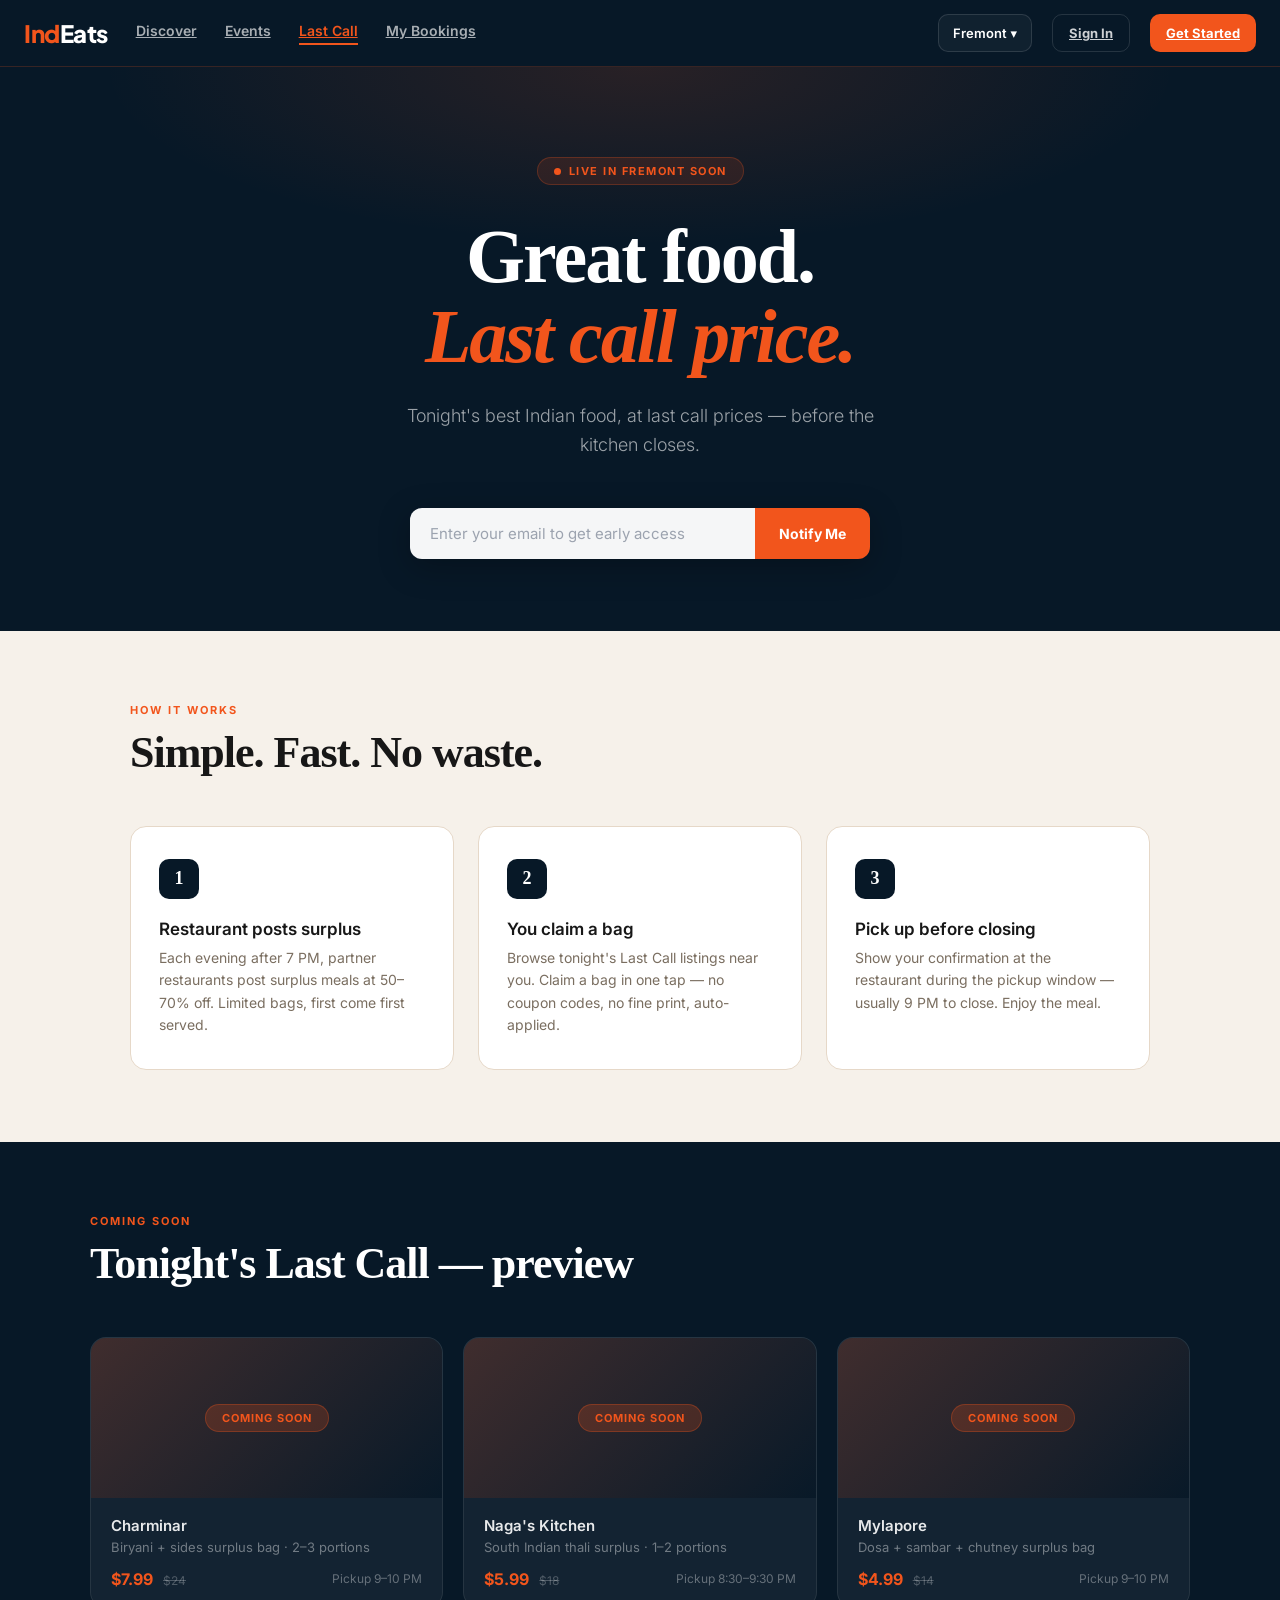
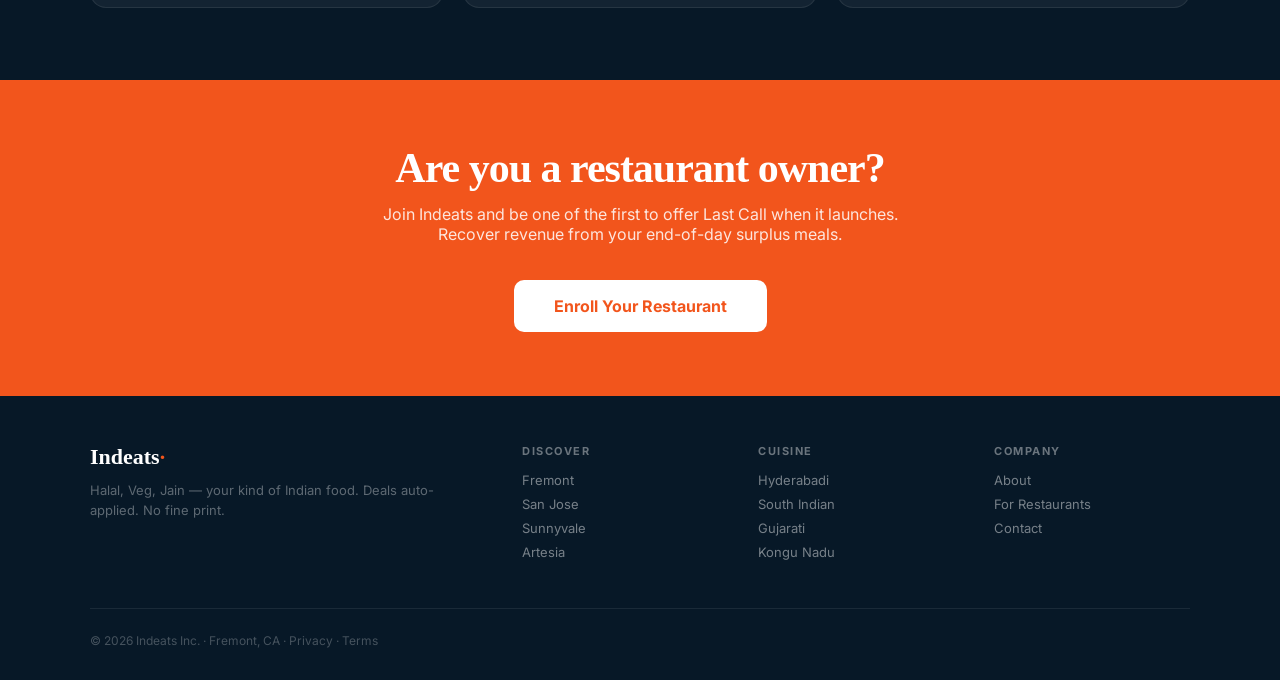
<file: lastcall.html>
<!DOCTYPE html>
<html lang="en">
<head>
<link rel="icon" type="image/png" sizes="512x512" href="indeats-icon-512.png">
<link rel="icon" type="image/png" sizes="192x192" href="indeats-icon-192.png">
<link rel="apple-touch-icon" sizes="180x180" href="apple-touch-icon.png">
<link href="https://fonts.googleapis.com/css2?family=Plus+Jakarta+Sans:wght@800&display=swap" rel="stylesheet">
<meta charset="UTF-8">
<meta name="viewport" content="width=device-width, initial-scale=1">
<title>Indeats — Last Call</title>
<link href="https://fonts.googleapis.com/css2?family=Playfair+Display:ital,wght@0,700;1,700&family=Inter:wght@300;400;500;600&display=swap" rel="stylesheet">
<style>
:root {
  /* Colors */
  --bg:       #f6f1ea;
  --surface:  #ffffff;
  --text:     #171717;
  --muted:    #7a6e60;
  --line:     #e6d8c8;
  --nav:      #071827;
  --accent:   #f2551c;
  --accent2:  #ff6a3d;

  /* Card */
  --card-radius: 18px;
  --card-shadow: 0 4px 20px rgba(17,24,39,.07);
  --card-shadow-hover: 0 12px 36px rgba(17,24,39,.13);

  /* Typography */
  --font-sans: Inter, ui-sans-serif, system-ui, -apple-system, Roboto, Arial, sans-serif;
  --font-serif: Georgia, "Times New Roman", serif;
}

*, *::before, *::after { box-sizing: border-box; margin: 0; padding: 0; }
body { font-family: var(--font-sans); background: var(--bg); color: var(--text); }

.nav {
  position: sticky;
  top: 0;
  z-index: 100;
  background: var(--nav);
  border-bottom: 1px solid rgba(242,85,28,.2);
}
.nav-top {
  display: flex;
  align-items: center;
  gap: 20px;
  padding: 14px 24px;
}
.nav-tabs {
  display: flex;
  align-items: center;
  gap: 28px;
  flex-shrink: 0;
}
.brand {
  display: inline-flex;
  align-items: center;
  gap: 0;
  margin-right: 8px;
  text-decoration: none;
  line-height: 1;
}
.brand-ind {
  font-family: 'Plus Jakarta Sans', var(--font-sans);
  font-size: 24px;
  font-weight: 800;
  color: #f2551c;
  letter-spacing: -.02em;
  line-height: 1;
}
.brand-eats {
  font-family: 'Plus Jakarta Sans', var(--font-sans);
  font-size: 24px;
  font-weight: 800;
  color: #fff;
  letter-spacing: -.02em;
  line-height: 1;
}

.nav-link {
  color: rgba(255,255,255,.65);
  font-weight: 600;
  font-size: 14px;
  padding-bottom: 4px;
  border-bottom: 2px solid transparent;
  transition: color .15s;
}
.nav-link.active { color: #fff; border-bottom-color: var(--accent); }
.nav-link.nav-lastcall { color: var(--accent); }
.nav-spacer { flex: 1; }
.nav-row1 { display: flex; align-items: center; gap: 20px; flex: 1; }
.nav-city {
  border: 1px solid rgba(255,255,255,.12);
  background: rgba(255,255,255,.04);
  color: #fff;
  height: 38px;
  border-radius: 10px;
  padding: 0 14px;
  display: inline-flex;
  align-items: center;
  font-weight: 600;
  font-size: 13px;
  gap: 6px;
}
.nav-btn {
  height: 38px;
  border-radius: 10px;
  padding: 0 16px;
  display: inline-flex;
  align-items: center;
  justify-content: center;
  font-weight: 700;
  font-size: 13px;
}
.nav-btn.ghost {
  border: 1px solid rgba(255,255,255,.12);
  background: transparent;
  color: rgba(255,255,255,.8);
}
.nav-btn.primary {
  background: var(--accent);
  color: #fff;
  border: none;
}

.nav-lastcall { color: var(--accent) !important; }

/* HERO */
.hero {
  background: #071827;
  padding: 90px 40px 72px;
  text-align: center;
  position: relative;
  overflow: hidden;
  min-height: 520px;
  display: flex;
  flex-direction: column;
  align-items: center;
  justify-content: center;
}
.hero::before {
  content: "";
  position: absolute; inset: 0;
  background: radial-gradient(ellipse 60% 45% at 50% 0%, rgba(242,85,28,0.14) 0%, transparent 70%);
  pointer-events: none;
}
.hero-eyebrow {
  display: inline-flex; align-items: center; gap: 8px;
  background: rgba(242,85,28,0.12);
  border: 1px solid rgba(242,85,28,0.25);
  color: #f2551c;
  font-size: 11px; font-weight: 700;
  letter-spacing: 1.5px; text-transform: uppercase;
  padding: 6px 16px; border-radius: 20px;
  margin-bottom: 32px; position: relative; z-index: 1;
}
.hero-dot {
  width: 7px; height: 7px; border-radius: 50%;
  background: #f2551c;
  animation: pulse 1.5s infinite;
}
@keyframes pulse {
  0%, 100% { opacity: 1; transform: scale(1); }
  50% { opacity: 0.4; transform: scale(0.75); }
}
.hero h1 {
  font-family: var(--font-serif);
  font-size: clamp(44px, 6vw, 76px);
  font-weight: 700; color: #fff;
  line-height: 1.05; letter-spacing: -2px;
  margin-bottom: 24px;
  position: relative; z-index: 1;
}
.hero h1 em { color: #f2551c; font-style: italic; }
.hero p {
  color: rgba(255,255,255,0.6);
  font-size: 18px; font-weight: 300;
  max-width: 520px; margin: 0 auto 48px;
  line-height: 1.65; position: relative; z-index: 1;
}
.notify-wrap { position: relative; z-index: 1; width: 100%; max-width: 460px; }
.notify-form {
  display: flex; border-radius: 12px; overflow: hidden;
  box-shadow: 0 8px 32px rgba(0,0,0,0.25);
}
.notify-input {
  flex: 1; padding: 16px 20px;
  font-family: var(--font-sans); font-size: 15px;
  border: none; outline: none;
  background: rgba(255,255,255,0.96); color: #171717;
}
.notify-input::placeholder { color: #9ca3af; }
.notify-btn {
  background: #f2551c; color: #fff;
  border: none; padding: 16px 24px;
  font-family: var(--font-sans); font-size: 14px; font-weight: 700;
  cursor: pointer; white-space: nowrap; transition: background 0.2s;
}
.notify-btn:hover { background: #ff6a3d; }
.notify-success {
  display: none;
  background: rgba(22,163,74,0.12);
  border: 1px solid rgba(22,163,74,0.25);
  color: #4ade80; padding: 14px 24px; border-radius: 12px;
  font-size: 14px; font-weight: 500; text-align: center;
}
.notify-sub { color: rgba(255,255,255,0.3); font-size: 12px; margin-top: 12px; position: relative; z-index: 1; }

/* HOW IT WORKS */
.section { padding: 72px 40px; max-width: 1100px; margin: 0 auto; }
.section-label { font-size: 11px; font-weight: 700; letter-spacing: 2px; text-transform: uppercase; color: #f2551c; margin-bottom: 10px; }
.section-title { font-family: var(--font-serif); font-size: clamp(28px, 4vw, 44px); font-weight: 700; letter-spacing: -1px; color: var(--text); margin-bottom: 48px; }
.how-grid { display: grid; grid-template-columns: repeat(3, 1fr); gap: 24px; }
.how-card { background: #fff; border: 1px solid var(--line); border-radius: 16px; padding: 32px 28px; }
.how-num {
  width: 40px; height: 40px; background: #071827; color: #fff;
  border-radius: 10px; display: flex; align-items: center; justify-content: center;
  font-family: var(--font-serif); font-size: 18px; font-weight: 700; margin-bottom: 20px;
}
.how-card h3 { font-size: 17px; font-weight: 600; margin-bottom: 8px; }
.how-card p { font-size: 14px; color: var(--muted); line-height: 1.6; }

/* PREVIEW */
.preview-section { background: #071827; padding: 72px 40px; }
.preview-inner { max-width: 1100px; margin: 0 auto; }
.preview-title { font-family: var(--font-serif); font-size: clamp(28px, 4vw, 44px); font-weight: 700; letter-spacing: -1px; color: #fff; margin-bottom: 48px; }
.preview-grid { display: grid; grid-template-columns: repeat(3, 1fr); gap: 20px; }
.preview-card { background: rgba(255,255,255,0.05); border: 1px solid rgba(255,255,255,0.08); border-radius: 16px; overflow: hidden; }
.preview-img {
  height: 160px;
  background: linear-gradient(135deg, rgba(242,85,28,0.2) 0%, rgba(7,24,39,0.9) 100%);
  display: flex; align-items: center; justify-content: center;
}
.coming-soon-pill {
  background: rgba(242,85,28,0.2); border: 1px solid rgba(242,85,28,0.3);
  color: #f2551c; font-size: 11px; font-weight: 700;
  padding: 6px 16px; border-radius: 20px; letter-spacing: 1px; text-transform: uppercase;
}
.preview-body { padding: 18px 20px; }
.preview-name { color: rgba(255,255,255,0.9); font-size: 15px; font-weight: 600; margin-bottom: 4px; }
.preview-desc { color: rgba(255,255,255,0.4); font-size: 13px; margin-bottom: 14px; }
.preview-meta { display: flex; align-items: center; justify-content: space-between; }
.preview-price { color: #f2551c; font-size: 16px; font-weight: 700; }
.preview-price s { color: rgba(255,255,255,0.25); font-size: 12px; font-weight: 400; margin-left: 6px; }
.preview-time { color: rgba(255,255,255,0.35); font-size: 12px; }

/* CTA */
.cta-band { background: #f2551c; padding: 64px 40px; text-align: center; }
.cta-band h2 { font-family: var(--font-serif); font-size: clamp(24px, 4vw, 42px); font-weight: 700; color: #fff; letter-spacing: -1px; margin-bottom: 12px; }
.cta-band p { color: rgba(255,255,255,0.85); font-size: 16px; margin-bottom: 36px; max-width: 520px; margin-left: auto; margin-right: auto; }
.cta-link {
  background: #fff; color: #f2551c; border: none;
  padding: 16px 40px; border-radius: 10px;
  font-family: var(--font-sans); font-size: 16px; font-weight: 700;
  cursor: pointer; text-decoration: none; display: inline-block;
  transition: all 0.2s;
}
.cta-link:hover { transform: translateY(-2px); box-shadow: 0 8px 24px rgba(0,0,0,0.2); }

/* FOOTER */
.footer { background: #071827; padding: 48px 40px 32px; }
.footer-inner { max-width: 1100px; margin: 0 auto; display: grid; grid-template-columns: 2fr 1fr 1fr 1fr; gap: 40px; margin-bottom: 40px; }
.footer-brand { font-family: var(--font-serif); font-size: 22px; font-weight: 700; color: #fff; margin-bottom: 10px; }
.footer-brand span { color: #f2551c; }
.footer-tagline { color: rgba(255,255,255,0.35); font-size: 13px; line-height: 1.6; }
.footer-col-title { color: rgba(255,255,255,0.4); font-size: 11px; font-weight: 700; letter-spacing: 1.5px; text-transform: uppercase; margin-bottom: 14px; }
.footer-link { display: block; color: rgba(255,255,255,0.45); font-size: 13px; text-decoration: none; margin-bottom: 8px; transition: color 0.2s; }
.footer-link:hover { color: #fff; }
.footer-bottom { border-top: 1px solid rgba(255,255,255,0.08); padding-top: 24px; color: rgba(255,255,255,0.25); font-size: 12px; max-width: 1100px; margin: 0 auto; }


@media (max-width: 760px) {
  /* Mobile top bar — logo + city + sign in */
  .nav-top { flex-wrap: nowrap; padding: 10px 16px; gap: 10px; }
  .nav-tabs { display: none; }
  .nav-spacer { flex: 1; }
  .nav-btn.ghost { display: inline-flex; padding: 6px 12px; font-size: 12px; }
  .nav-btn.primary { display: none; }
  .brand-ind, .brand-eats { font-size: 20px; }
  .nav-city { font-size: 12px; padding: 6px 10px; height: 34px; }
  .hero { padding: 56px 20px 52px; }
  .section { padding: 48px 20px; }
  .how-grid { grid-template-columns: 1fr; }
  .preview-grid { grid-template-columns: 1fr; }
  .footer-inner { grid-template-columns: 1fr 1fr; gap: 24px; }
  .notify-form { flex-direction: column; }
  .notify-input { border-radius: 10px 10px 0 0; }
  .notify-btn { border-radius: 0 0 10px 10px; padding: 14px; }
}


/* ── BOTTOM NAV (mobile only) ── */
.bottom-nav { display: none; }

@media (max-width: 760px) {
  body { padding-bottom: 72px; }
  .bottom-nav {
    display: flex;
    position: fixed;
    bottom: 0; left: 0; right: 0;
    z-index: 200;
    background: var(--nav);
    border-top: 1px solid rgba(255,255,255,.08);
    padding: 8px 0 20px;
    align-items: flex-end;
  }
  .bnav-item {
    flex: 1;
    display: flex;
    flex-direction: column;
    align-items: center;
    gap: 3px;
    text-decoration: none;
    padding-top: 4px;
  }
  .bnav-icon { width: 24px; height: 24px; display: flex; align-items: center; justify-content: center; }
  .bnav-label { font-size: 10px; font-weight: 600; color: rgba(255,255,255,.4); letter-spacing: .01em; }
  .bnav-item.active .bnav-label { color: #fff; }
  .bnav-item.active .bnav-icon svg { stroke: #fff; }
  .bnav-item .bnav-icon svg { stroke: rgba(255,255,255,.4); }
  .bnav-fab {
    flex: 1; display: flex; flex-direction: column;
    align-items: center; gap: 3px;
    text-decoration: none; position: relative; padding-top: 0;
  }
  .bnav-fab-circle {
    position: absolute; top: -22px;
    width: 50px; height: 50px; border-radius: 50%;
    background: var(--accent);
    display: flex; align-items: center; justify-content: center;
    box-shadow: 0 4px 16px rgba(242,85,28,.55);
    border: 3px solid var(--nav);
  }
  .bnav-fab-label {
    font-size: 10px; font-weight: 700;
    color: var(--accent); margin-top: 32px; letter-spacing: .01em;
  }
}

/* ═══════════════════════════════════════════
   FILTER BAR — Option 3: Underline Rail + Chips
   ═══════════════════════════════════════════ */
.diet-bar {
  position: sticky;
  top: 72px;
  z-index: 90;
  background: var(--bg);
}

/* ── Rail row ── */
.filter-rail {
  display: flex;
  align-items: flex-end;
  gap: 0;
  overflow-x: auto;
  scrollbar-width: none;
  -webkit-overflow-scrolling: touch;
  border-bottom: 1.5px solid var(--line);
  margin-bottom: 0;
}
.filter-rail::-webkit-scrollbar { display: none; }

.rail-item {
  display: inline-flex;
  flex-direction: column;
  align-items: center;
  padding: 0 18px;
  cursor: pointer;
  white-space: nowrap;
  position: relative;
  flex-shrink: 0;
  border: none;
  background: transparent;
  font-family: var(--font-sans);
}
.rail-text {
  font-size: 13px;
  font-weight: 600;
  color: var(--muted);
  padding: 12px 0 13px;
  transition: color .15s;
  display: flex;
  align-items: center;
  gap: 5px;
  line-height: 1;
}
.rail-bar {
  position: absolute;
  bottom: -1.5px;
  left: 18px;
  right: 18px;
  height: 2.5px;
  border-radius: 2px;
  background: transparent;
  transition: background .15s;
}
.rail-item.active .rail-text { color: var(--text); font-weight: 700; }
.rail-item.active-acc .rail-text { color: var(--accent); font-weight: 700; }
.rail-item.active .rail-bar { background: var(--text); }
.rail-item.active-acc .rail-bar { background: var(--accent); }
.rail-item:hover .rail-text { color: var(--text); }

.rail-badge {
  display: inline-flex;
  align-items: center;
  justify-content: center;
  min-width: 18px;
  height: 17px;
  padding: 0 5px;
  border-radius: 999px;
  font-size: 10px;
  font-weight: 800;
  background: var(--accent);
  color: #fff;
  line-height: 1;
  font-family: var(--font-sans);
}
.rail-item.active-acc .rail-badge {
  background: rgba(242,85,28,.15);
  color: var(--accent);
}

/* ── Chips row ── */
.filter-chips-row {
  display: flex;
  align-items: center;
  gap: 7px;
  padding: 12px 0 14px;
  overflow-x: auto;
  scrollbar-width: none;
  -webkit-overflow-scrolling: touch;
}
.filter-chips-row::-webkit-scrollbar { display: none; }

.diet-chip {
  display: inline-flex;
  align-items: center;
  gap: 5px;
  padding: 6px 13px;
  border-radius: 999px;
  border: none;
  background: #ede6dc;
  font-size: 12px;
  font-weight: 600;
  color: #5a4e42;
  cursor: pointer;
  white-space: nowrap;
  transition: all .15s;
  font-family: var(--font-sans);
  flex-shrink: 0;
}
.diet-chip:hover { background: #e0d4c4; color: var(--text); }
.diet-chip.active { background: #171717; color: #fff; }

.diet-dot {
  width: 7px;
  height: 7px;
  border-radius: 50%;
  flex-shrink: 0;
  transition: background .15s;
}
.diet-chip.active .diet-dot { background: rgba(255,255,255,.7) !important; }

.quick-chip {
  display: inline-flex;
  align-items: center;
  padding: 6px 13px;
  border-radius: 999px;
  border: 1.5px solid var(--line);
  background: var(--surface);
  font-size: 12px;
  font-weight: 600;
  color: var(--muted);
  cursor: pointer;
  white-space: nowrap;
  transition: all .15s;
  font-family: var(--font-sans);
  flex-shrink: 0;
}
.quick-chip:hover { border-color: #c0a88c; color: var(--text); }
.quick-chip.active { background: var(--accent); color: #fff; border-color: var(--accent); }

.diet-chip:focus, .quick-chip:focus, .rail-item:focus, .mode-pill:focus, .mode-pill-deals:focus { outline: none; }

.filter-sep {
  width: 1px;
  height: 18px;
  background: var(--line);
  flex-shrink: 0;
  margin: 0 2px;
}

/* Desktop */
@media (min-width: 761px) {
  .diet-bar { top: 72px; }
  .rail-item { padding: 0 20px; }
  .rail-bar { left: 20px; right: 20px; }
  .rail-text { font-size: 14px; padding: 13px 0 14px; }
  .diet-chip, .quick-chip { font-size: 13px; padding: 7px 15px; }
  .filter-chips-row { gap: 9px; padding: 14px 0 16px; }
}

/* Mobile */
@media (max-width: 760px) {
  .diet-bar { top: 56px; }
  .rail-item { padding: 0 14px; }
  .rail-bar { left: 14px; right: 14px; }
  .rail-text { font-size: 12px; padding: 10px 0 11px; }
  .diet-chip, .quick-chip { font-size: 11px; padding: 6px 11px; }
  .filter-chips-row { padding: 10px 0 12px; gap: 6px; }
}
</style>
</head>
<body>

<nav class="nav">
  <div class="nav-top">
    <a class="brand" href="index.html"><span class="brand-ind">Ind</span><span class="brand-eats">Eats</span></a>
    <div class="nav-tabs">
      <a class="nav-link" href="index.html">Discover</a>
      <a class="nav-link" href="events.html">Events</a>
      <a class="nav-link nav-lastcall active" href="lastcall.html">Last Call</a>
      <a class="nav-link" href="bookings.html">My Bookings</a>
    </div>
    <div class="nav-spacer"></div>
    <a class="nav-city">Fremont ▾</a>
    <a class="nav-btn ghost" href="bookings.html">Sign In</a>
    <a class="nav-btn primary" href="bookings.html">Get Started</a>
  </div>
</nav>

<!-- BOTTOM NAV — Mobile only -->
<nav class="bottom-nav">
  <a class="bnav-item" href="index.html">
    <div class="bnav-icon">
      <svg width="22" height="22" viewBox="0 0 24 24" fill="none" stroke="rgba(255,255,255,0.4)" stroke-width="2" stroke-linecap="round" stroke-linejoin="round">
        <circle cx="11" cy="11" r="7"/><path d="M21 21l-4.35-4.35"/>
      </svg>
    </div>
    <span class="bnav-label">Discover</span>
  </a>
  <a class="bnav-item" href="deals.html">
    <div class="bnav-icon">
      <svg width="22" height="22" viewBox="0 0 24 24" fill="none" stroke="rgba(255,255,255,0.4)" stroke-width="2" stroke-linecap="round" stroke-linejoin="round">
        <path d="M20.59 13.41l-7.17 7.17a2 2 0 01-2.83 0L2 12V2h10l8.59 8.59a2 2 0 010 2.82z"/><line x1="7" y1="7" x2="7.01" y2="7"/>
      </svg>
    </div>
    <span class="bnav-label">Deals</span>
  </a>
  <a class="bnav-fab active" href="lastcall.html">
    <div class="bnav-fab-circle">
      <svg width="22" height="22" viewBox="0 0 24 24" fill="none" stroke="#fff" stroke-width="2.2" stroke-linecap="round" stroke-linejoin="round">
        <circle cx="12" cy="12" r="10"/><polyline points="12 6 12 12 16 14"/>
      </svg>
    </div>
    <span class="bnav-fab-label">Last Call</span>
  </a>
  <a class="bnav-item" href="events.html">
    <div class="bnav-icon">
      <svg width="22" height="22" viewBox="0 0 24 24" fill="none" stroke="rgba(255,255,255,0.4)" stroke-width="2" stroke-linecap="round" stroke-linejoin="round">
        <rect x="3" y="4" width="18" height="18" rx="2"/><path d="M16 2v4M8 2v4M3 10h18"/>
      </svg>
    </div>
    <span class="bnav-label">Events</span>
  </a>
  <a class="bnav-item" href="bookings.html">
    <div class="bnav-icon bnav-account-wrap">
      <svg width="22" height="22" viewBox="0 0 24 24" fill="none" stroke="rgba(255,255,255,0.4)" stroke-width="2" stroke-linecap="round" stroke-linejoin="round">
        <circle cx="12" cy="8" r="4"/><path d="M4 20c0-4 3.6-7 8-7s8 3 8 7"/>
      </svg>
      <span class="bnav-account-dot"></span>
    </div>
    <span class="bnav-label">Account</span>
  </a>
</nav>

<section class="hero">
  <div class="hero-eyebrow"><span class="hero-dot"></span> Live in Fremont soon</div>
  <h1>Great food.<br><em>Last call price.</em></h1>
  <p>Tonight's best Indian food, at last call prices — before the kitchen closes.</p>
  <div class="notify-wrap">
    <div class="notify-form" id="notify-form">
      <input class="notify-input" id="notify-email" type="email" placeholder="Enter your email to get early access">
      <button class="notify-btn" onclick="submitNotify()">Notify Me</button>
    </div>
    <div class="notify-success" id="notify-success">
      You're on the list. We'll notify you the moment Last Call goes live in Fremont.
    </div>
  </div>
</section>

<div class="section">
  <div class="section-label">How It Works</div>
  <div class="section-title">Simple. Fast. No waste.</div>
  <div class="how-grid">
    <div class="how-card">
      <div class="how-num">1</div>
      <h3>Restaurant posts surplus</h3>
      <p>Each evening after 7 PM, partner restaurants post surplus meals at 50–70% off. Limited bags, first come first served.</p>
    </div>
    <div class="how-card">
      <div class="how-num">2</div>
      <h3>You claim a bag</h3>
      <p>Browse tonight's Last Call listings near you. Claim a bag in one tap — no coupon codes, no fine print, auto-applied.</p>
    </div>
    <div class="how-card">
      <div class="how-num">3</div>
      <h3>Pick up before closing</h3>
      <p>Show your confirmation at the restaurant during the pickup window — usually 9 PM to close. Enjoy the meal.</p>
    </div>
  </div>
</div>

<div class="preview-section">
  <div class="preview-inner">
    <div class="section-label" style="color:#f2551c">Coming Soon</div>
    <div class="preview-title">Tonight's Last Call — preview</div>
    <div class="preview-grid">
      <div class="preview-card">
        <div class="preview-img"><span class="coming-soon-pill">Coming Soon</span></div>
        <div class="preview-body">
          <div class="preview-name">Charminar</div>
          <div class="preview-desc">Biryani + sides surplus bag · 2–3 portions</div>
          <div class="preview-meta">
            <div class="preview-price">$7.99 <s>$24</s></div>
            <div class="preview-time">Pickup 9–10 PM</div>
          </div>
        </div>
      </div>
      <div class="preview-card">
        <div class="preview-img"><span class="coming-soon-pill">Coming Soon</span></div>
        <div class="preview-body">
          <div class="preview-name">Naga's Kitchen</div>
          <div class="preview-desc">South Indian thali surplus · 1–2 portions</div>
          <div class="preview-meta">
            <div class="preview-price">$5.99 <s>$18</s></div>
            <div class="preview-time">Pickup 8:30–9:30 PM</div>
          </div>
        </div>
      </div>
      <div class="preview-card">
        <div class="preview-img"><span class="coming-soon-pill">Coming Soon</span></div>
        <div class="preview-body">
          <div class="preview-name">Mylapore</div>
          <div class="preview-desc">Dosa + sambar + chutney surplus bag</div>
          <div class="preview-meta">
            <div class="preview-price">$4.99 <s>$14</s></div>
            <div class="preview-time">Pickup 9–10 PM</div>
          </div>
        </div>
      </div>
    </div>
  </div>
</div>

<div class="cta-band">
  <h2>Are you a restaurant owner?</h2>
  <p>Join Indeats and be one of the first to offer Last Call when it launches. Recover revenue from your end-of-day surplus meals.</p>
  <a class="cta-link" href="https://partners.indeats.app" target="_blank">Enroll Your Restaurant</a>
</div>

<footer class="footer">
  <div class="footer-inner">
    <div>
      <div class="footer-brand">Indeats<span>·</span></div>
      <div class="footer-tagline">Halal, Veg, Jain — your kind of Indian food. Deals auto-applied. No fine print.</div>
    </div>
    <div>
      <div class="footer-col-title">Discover</div>
      <a class="footer-link" href="index.html">Fremont</a>
      <a class="footer-link" href="index.html">San Jose</a>
      <a class="footer-link" href="index.html">Sunnyvale</a>
      <a class="footer-link" href="index.html">Artesia</a>
    </div>
    <div>
      <div class="footer-col-title">Cuisine</div>
      <a class="footer-link" href="index.html">Hyderabadi</a>
      <a class="footer-link" href="index.html">South Indian</a>
      <a class="footer-link" href="index.html">Gujarati</a>
      <a class="footer-link" href="index.html">Kongu Nadu</a>
    </div>
    <div>
      <div class="footer-col-title">Company</div>
      <a class="footer-link" href="#">About</a>
      <a class="footer-link" href="https://partners.indeats.app" target="_blank">For Restaurants</a>
      <a class="footer-link" href="#">Contact</a>
    </div>
  </div>
  <div class="footer-bottom">© 2026 Indeats Inc. · Fremont, CA · Privacy · Terms</div>
</footer>

<script>
function submitNotify() {
  const email = document.getElementById('notify-email').value.trim();
  if (!email || !email.includes('@')) {
    document.getElementById('notify-email').style.outline = '2px solid #f2551c';
    return;
  }
  document.getElementById('notify-form').style.display = 'none';
  document.getElementById('notify-success').style.display = 'block';
}
</script>
</body>
</html>
</file>
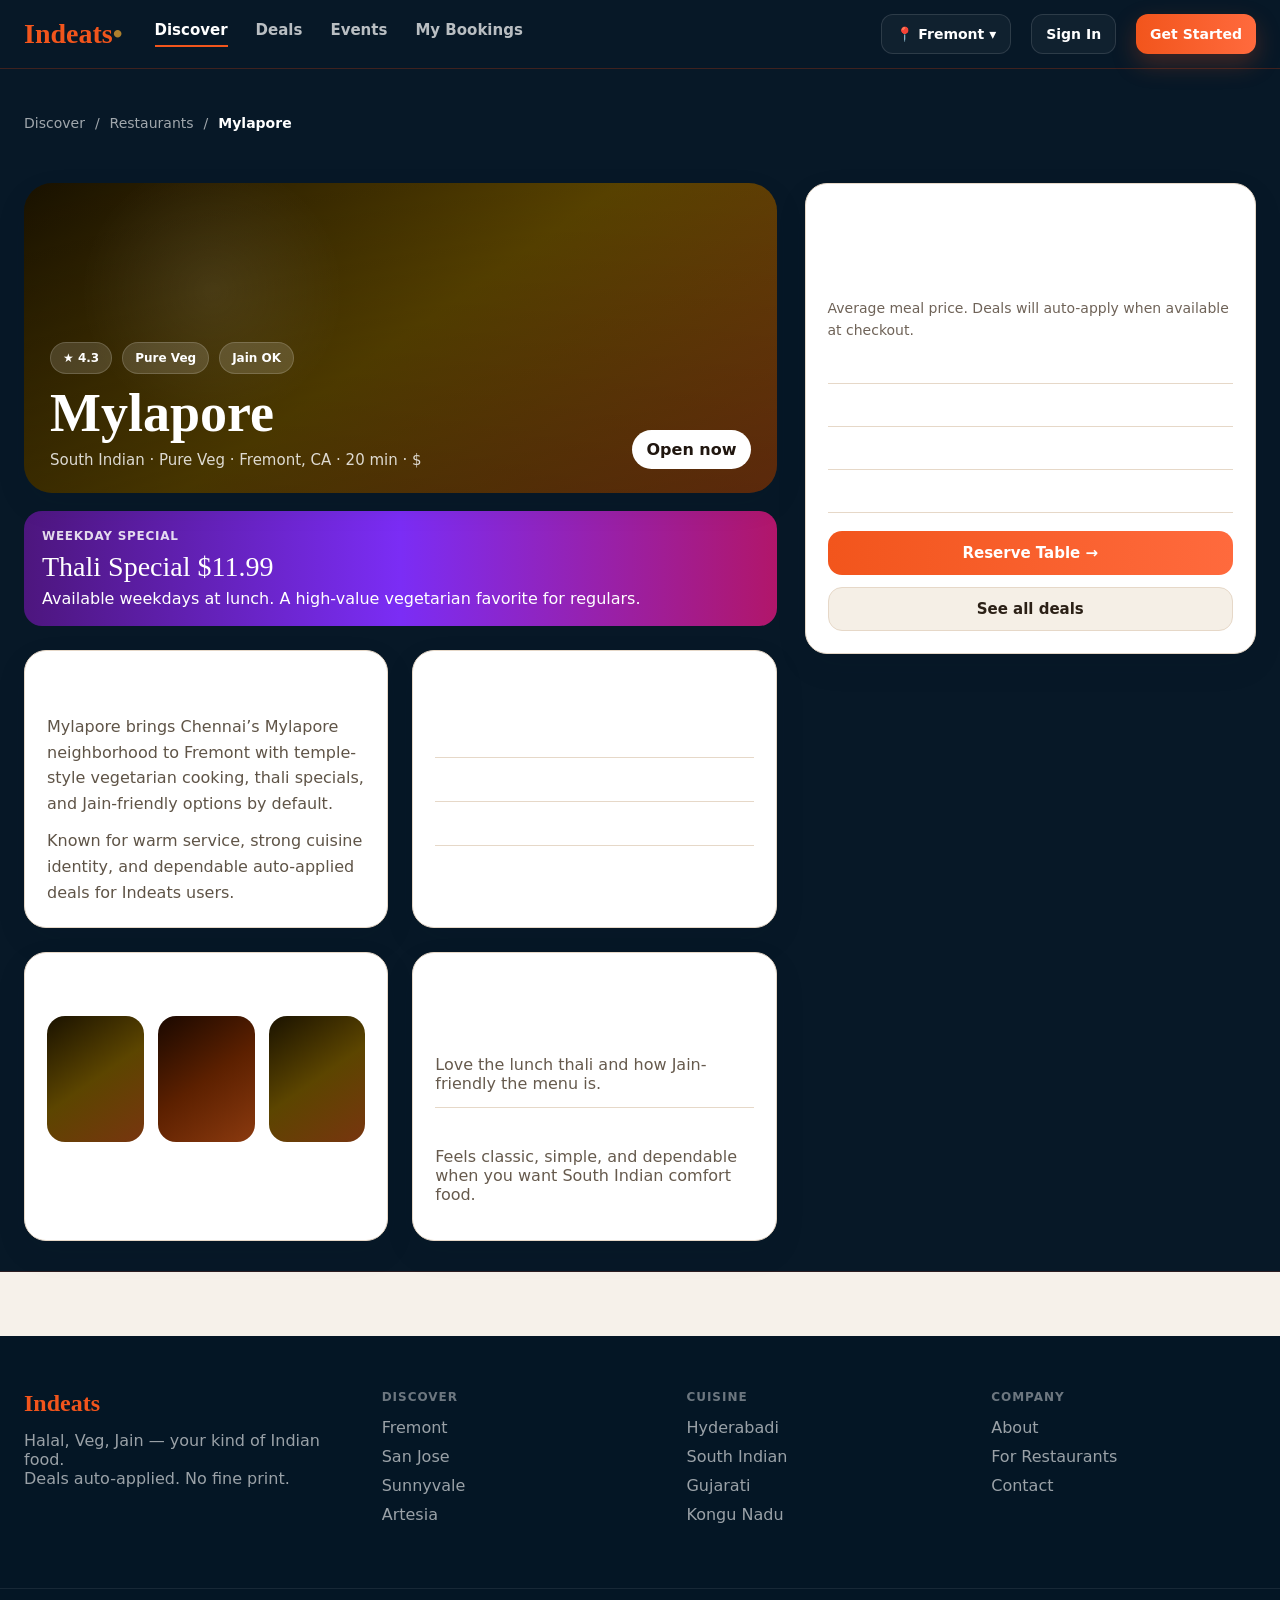
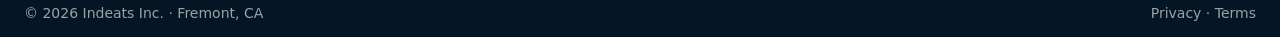
<file: mylapore.html>
<!doctype html>
<html>
<head>
<meta charset="utf-8">
<meta name="viewport" content="width=device-width, initial-scale=1">
<title>Indeats — Mylapore</title>
<style>
:root{
  --bg:#f6f1ea; --card:#ffffff; --text:#171717; --muted:#7a6e60; --line:#e6d8c8;
  --nav:#071827; --nav-line:rgba(232,66,10,.25); --accent:#f2551c; --accent2:#ff6a3d;
  --purple1:#4d167e; --purple2:#7b2df5; --purple3:#b1166a; --radius:22px; --shadow:0 12px 32px rgba(17,24,39,.08);
}
*{box-sizing:border-box} html,body{margin:0;padding:0;font-family:Inter,ui-sans-serif,system-ui,-apple-system,Segoe UI,Roboto,Arial,sans-serif;background:var(--bg);color:var(--text)}
a{text-decoration:none;color:inherit} img{max-width:100%;display:block}
.wrap{max-width:1320px;margin:0 auto;padding:0 24px}
.nav{position:sticky;top:0;z-index:50;display:flex;align-items:center;gap:20px;padding:14px 24px;background:var(--nav);border-bottom:1px solid var(--nav-line)}
.brand{font-family:Georgia,"Times New Roman",serif;font-size:28px;font-weight:700;color:var(--accent);margin-right:12px}
.brand-dot{color:#ad7f2d}.nav-links{display:flex;gap:28px;align-items:center}
.nav-link{color:rgba(255,255,255,.72);font-weight:600;font-size:15px;padding-bottom:6px;border-bottom:2px solid transparent}
.nav-link.active{color:#fff;border-bottom-color:var(--accent)}
.nav-spacer{flex:1}.nav-city,.nav-btn{border:1px solid rgba(255,255,255,.12);background:rgba(255,255,255,.04);color:#fff;height:40px;border-radius:12px;padding:0 14px;display:inline-flex;align-items:center;justify-content:center;font-weight:700;font-size:14px}
.nav-btn.primary{background:linear-gradient(90deg,var(--accent),var(--accent2));border:none;box-shadow:0 10px 24px rgba(242,85,28,.25)}
.hero{background:#041625;position:relative;overflow:hidden;padding:74px 24px 96px;border-bottom:1px solid rgba(232,66,10,.12)}
.hero .wrap{display:flex;flex-direction:column;align-items:center;text-align:center}
.hero-badge{display:inline-flex;align-items:center;gap:8px;border:1px solid rgba(255,255,255,.14);color:#d2a145;background:rgba(255,255,255,.04);padding:10px 16px;border-radius:999px;font-weight:800;font-size:12px;letter-spacing:.08em;text-transform:uppercase}
.hero-title{margin:22px auto 16px;max-width:980px;color:#fff;font-size:68px;line-height:.96;font-family:Georgia,"Times New Roman",serif;font-weight:700}
.hero-title em{color:var(--accent);font-style:italic;font-weight:500}
.hero-sub{max-width:760px;color:rgba(255,255,255,.58);font-size:18px;line-height:1.6;margin:0 0 28px}
.search{width:min(760px,100%);display:grid;grid-template-columns:180px 1fr 140px;background:#fff;border-radius:24px;overflow:hidden;box-shadow:0 18px 44px rgba(0,0,0,.2)}
.search > div,.search input,.search button{min-height:56px;border:none}.search .city{display:flex;align-items:center;justify-content:center;font-weight:700;font-size:15px;border-right:1px solid #eee}
.search input{padding:0 20px;font-size:16px;outline:none}.search button{background:linear-gradient(90deg,var(--accent),var(--accent2));color:#fff;font-weight:800;font-size:18px;cursor:pointer}
.hero-pills{display:flex;flex-wrap:wrap;gap:12px;justify-content:center;margin-top:22px}
.hero-pill{color:rgba(255,255,255,.7);background:rgba(255,255,255,.04);border:1px solid rgba(255,255,255,.08);padding:12px 18px;border-radius:999px;font-weight:700;font-size:14px}
.home-banner{padding:48px 0 8px}.banner{background:linear-gradient(90deg,var(--purple1),var(--purple2),var(--purple3));border-radius:24px;min-height:94px;padding:18px 24px;display:flex;align-items:center;justify-content:space-between;gap:20px;color:#fff;box-shadow:var(--shadow)}
.banner-kicker{display:inline-flex;padding:6px 10px;border-radius:999px;background:rgba(255,255,255,.14);font-size:11px;font-weight:800;letter-spacing:.06em;text-transform:uppercase}
.banner-title{margin:10px 0 4px;font-size:28px;line-height:1;font-family:Georgia,"Times New Roman",serif}.banner-sub{margin:0;color:rgba(255,255,255,.8);font-size:14px}
.banner-btn{background:#fff;color:#6030cb;border:none;border-radius:14px;height:42px;padding:0 16px;font-weight:800;display:inline-flex;align-items:center}
.section{padding:40px 0 0}.section-head{display:flex;align-items:flex-end;justify-content:space-between;gap:16px;margin-bottom:16px}
.section-kicker{font-size:12px;text-transform:uppercase;letter-spacing:.08em;color:#9a8365;font-weight:800}.section-title{font-size:24px;font-family:Georgia,"Times New Roman",serif;margin:4px 0 0}
.section-link{color:var(--accent);font-weight:800}
.deals-row{display:grid;grid-template-columns:repeat(5,minmax(0,1fr));gap:16px}
.deal-card,.rest-card,.event-card,.booking-card{background:var(--card);border:1px solid var(--line);border-radius:20px;box-shadow:var(--shadow);overflow:hidden}
.deal-card{display:block}
.deal-img,.rest-img{height:132px;position:relative;background:linear-gradient(145deg,#1a0800,#5c2000,#8B3A0F)}
.deal-img.green,.rest-img.green{background:linear-gradient(145deg,#0a1a08,#1e5c16,#166534)}
.deal-img.gold,.rest-img.gold{background:linear-gradient(145deg,#1a1200,#5c4500,#78350F)}
.deal-img.blue,.rest-img.blue{background:linear-gradient(145deg,#08081a,#1a1a5c,#1E1B4B)}
.card-badge{position:absolute;top:10px;left:10px;background:rgba(242,85,28,.94);color:#fff;border-radius:999px;padding:6px 10px;font-size:11px;font-weight:800}
.card-badge.green{background:rgba(22,128,61,.94)} .card-badge.gold{background:rgba(180,120,0,.94)}
.card-heart{position:absolute;top:10px;right:10px;width:30px;height:30px;border-radius:50%;background:rgba(255,255,255,.92);display:flex;align-items:center;justify-content:center;font-size:14px}
.deal-body{padding:14px}.deal-name{font-weight:800;font-size:16px;margin-bottom:4px}.deal-meta{font-size:13px;color:var(--muted)}
.tag{display:inline-flex;padding:6px 10px;border-radius:999px;font-size:11px;font-weight:800;margin-top:10px;background:#eef7ef;color:#16803d}
.tag.red{background:#fde8e6;color:#d1432a}.tag.blue{background:#e8eefc;color:#2c5ad9}
.discover-grid{display:grid;grid-template-columns:280px minmax(0,1fr);gap:26px;align-items:start}
.sidebar{background:#fff;border:1px solid var(--line);border-radius:22px;padding:20px;box-shadow:var(--shadow);min-height:460px}
.side-sec{padding-bottom:20px;margin-bottom:20px;border-bottom:1px solid var(--line)} .side-sec:last-child{border-bottom:none;margin-bottom:0;padding-bottom:0}
.side-head{font-size:12px;text-transform:uppercase;letter-spacing:.08em;color:#9a8365;font-weight:800;margin-bottom:10px}
.side-pill{display:flex;justify-content:space-between;align-items:center;border:1px solid var(--line);border-radius:12px;padding:10px 14px;margin-bottom:8px;font-weight:700}
.side-pill.active{background:#071827;color:#fff;border-color:#071827}
.filter-row{display:flex;flex-wrap:wrap;gap:10px;margin-bottom:18px}
.filter{padding:10px 14px;border:1px solid var(--line);border-radius:999px;background:#fff;font-weight:700;color:#746759}
.filter.active{background:var(--accent);color:#fff;border-color:var(--accent)}
.rest-grid{display:grid;grid-template-columns:repeat(3,minmax(0,1fr));gap:26px}
.rest-card{display:block}
.rest-img{height:220px}.rest-body{padding:16px;display:flex;flex-direction:column;min-height:240px}
.rest-top{display:flex;justify-content:space-between;gap:12px;align-items:flex-start}
.rest-name{font-family:Georgia,"Times New Roman",serif;font-size:28px;line-height:1}.rest-rating{padding:8px 12px;border:1px solid var(--line);border-radius:999px;background:#fcf5eb;font-weight:800;font-size:14px}
.rest-meta{margin-top:10px;color:var(--muted);font-size:14px}
.rest-tags{display:flex;flex-wrap:wrap;gap:8px;margin-top:12px}
.rest-desc{margin-top:14px;color:#6e6357;line-height:1.55;font-size:15px;flex:1}
.rest-actions{display:flex;gap:10px;margin-top:16px}
.btn-primary,.btn-secondary{min-height:48px;border:none;border-radius:14px;padding:0 16px;font-weight:800;font-size:15px;display:inline-flex;align-items:center;justify-content:center}
.btn-primary{background:linear-gradient(90deg,var(--accent),var(--accent2));color:#fff;flex:1}
.btn-secondary{background:#f5efe6;color:#2b2016;border:1px solid var(--line)}
.footer{background:#041625;color:rgba(255,255,255,.6);margin-top:56px}
.footer-top{display:grid;grid-template-columns:1.2fr 1fr 1fr 1fr;gap:40px;padding:54px 24px}
.footer-brand{font-family:Georgia,"Times New Roman",serif;color:var(--accent);font-size:24px;font-weight:700;margin-bottom:14px}
.footer-head{font-size:12px;text-transform:uppercase;letter-spacing:.08em;color:rgba(255,255,255,.42);font-weight:800;margin-bottom:14px}
.footer-link{display:block;margin-bottom:10px}.footer-bottom{border-top:1px solid rgba(255,255,255,.08);padding:16px 24px;display:flex;justify-content:space-between;font-size:14px}
.page-hero{background:#071827;color:#fff;padding:48px 0 28px;position:relative;overflow:hidden}
.page-eyebrow{display:inline-flex;padding:8px 12px;border-radius:999px;border:1px solid rgba(255,255,255,.14);color:#d2a145;font-size:12px;font-weight:800;letter-spacing:.08em;text-transform:uppercase;background:rgba(255,255,255,.04)}
.page-title{font-family:Georgia,"Times New Roman",serif;font-size:64px;line-height:.96;margin:22px 0 12px}.page-title em{color:#e0a029;font-style:italic}
.page-sub{max-width:760px;color:rgba(255,255,255,.62);font-size:18px;line-height:1.6}
.page-stats{display:flex;gap:24px;color:rgba(255,255,255,.74);margin-top:24px;flex-wrap:wrap}
.pills-bar{display:flex;flex-wrap:wrap;gap:12px;align-items:center;padding:16px 0;border-bottom:1px solid var(--line)}
.events-grid-page{display:grid;grid-template-columns:repeat(3,minmax(0,1fr));gap:24px;padding-top:28px}
.event-card{min-height:300px;padding:28px;display:flex;flex-direction:column;gap:14px;background:linear-gradient(135deg,var(--purple1),var(--purple2),var(--purple3));color:#fff}
.event-title{font-family:Georgia,"Times New Roman",serif;font-size:34px;line-height:1.04;margin:0}
.event-sub{color:rgba(255,255,255,.86);line-height:1.6;font-size:16px;flex:1}
.event-mini{display:inline-flex;padding:8px 12px;border-radius:999px;background:rgba(255,255,255,.14);font-size:12px;font-weight:800;width:max-content}
.event-meta{display:flex;flex-wrap:wrap;gap:10px;color:rgba(255,255,255,.82);font-size:14px}
.feature-card{margin-top:32px;background:linear-gradient(135deg,#431070,#6d28f2,#9e1f79);border-radius:28px;padding:28px;color:#fff;display:grid;grid-template-columns:1.6fr .8fr;gap:24px;align-items:center;box-shadow:var(--shadow)}
.feature-price{text-align:right;font-size:18px;color:rgba(255,255,255,.84)}
.bookings-wrap{padding:52px 0}.book-head{display:flex;gap:16px;align-items:center;margin-bottom:16px}
.back-btn{border:1px solid var(--line);background:#fff;height:40px;padding:0 16px;border-radius:12px;font-weight:800;display:inline-flex;align-items:center}
.tabs{display:flex;gap:24px;border-bottom:1px solid var(--line);margin-bottom:24px}.tab{padding:12px 6px;font-weight:800;color:#7b6e61}.tab.active{color:var(--accent);border-bottom:3px solid var(--accent)}
.booking-card{padding:18px 22px;display:grid;grid-template-columns:70px 1fr auto;gap:18px;align-items:center}
.booking-thumb{width:56px;height:56px;border-radius:50%;background:radial-gradient(circle at 50% 50%, rgba(242,85,28,.35), transparent 60%)}
.booking-name{font-family:Georgia,"Times New Roman",serif;font-size:22px}
.booking-meta{color:var(--muted);margin-top:4px;font-size:14px}
.badge-success{display:inline-flex;padding:4px 10px;border-radius:999px;background:#dcf5de;color:#1b8b40;font-weight:800;font-size:11px;margin-left:8px}
.badge-deal{display:inline-flex;padding:6px 10px;border-radius:999px;background:#fff2e9;color:var(--accent);font-weight:800;font-size:12px;margin-top:8px}
.booking-cancel{background:#fff1f0;color:#d1432a;border:1px solid #f6c7c0;border-radius:12px;height:40px;padding:0 16px;font-weight:800}
@media (max-width: 1100px){.deals-row{grid-template-columns:repeat(3,minmax(0,1fr))}.rest-grid,.events-grid-page{grid-template-columns:repeat(2,minmax(0,1fr))}.discover-grid{grid-template-columns:1fr}.feature-card{grid-template-columns:1fr}.footer-top{grid-template-columns:1fr 1fr}}
@media (max-width: 760px){.nav{flex-wrap:wrap}.nav-links{order:3;width:100%;justify-content:center}.hero-title,.page-title{font-size:44px}.search{grid-template-columns:1fr}.deals-row,.rest-grid,.events-grid-page{grid-template-columns:1fr}.footer-top{grid-template-columns:1fr}.footer-bottom{flex-direction:column;gap:8px}.booking-card{grid-template-columns:1fr}.wrap{padding:0 16px}}

/* === V2 polish package: CSS-only refinements === */

/* Discover + deals cards slightly tighter and cleaner */
.rest-body{
  padding:14px;
  min-height:220px;
}
.rest-desc{
  margin-top:12px;
  line-height:1.45;
  font-size:14px;
}
.rest-actions{
  margin-top:14px;
  align-items:stretch;
}
.btn-primary,.btn-secondary{
  min-height:44px;
}
.rest-name{
  font-size:25px;
}
.rest-meta{
  font-size:13px;
}

/* Deals page cards feel a little stronger */
.deal-img{
  height:146px;
}
.deal-body{
  padding:13px 14px 14px;
}
.deal-name{
  font-size:15px;
}
.deal-meta{
  font-size:12px;
}

/* Slightly more breathing room under pills/filter bars */
.pills-bar{
  padding:18px 0;
  margin-bottom:6px;
}

/* Events page spacing rhythm */
.feature-card{
  padding:24px 26px;
}
.section-title{
  line-height:1.08;
}
.events-grid-page{
  padding-top:32px;
}
.event-card{
  min-height:284px;
}
.event-title{
  font-size:31px;
}
.event-sub{
  font-size:15px;
  line-height:1.52;
}

/* Bookings page tighter cards */
.booking-card{
  padding:16px 20px;
  min-height:108px;
}
.booking-name{
  font-size:20px;
}
.booking-meta{
  font-size:13px;
  margin-top:3px;
}
.badge-deal{
  margin-top:7px;
}

/* Slightly better footer breathing */
.footer{
  margin-top:64px;
}

@media (max-width:760px){
  .rest-body{
    min-height:unset;
  }
  .deal-img{
    height:134px;
  }
  .feature-card{
    padding:22px 20px;
  }
  .event-title{
    font-size:28px;
  }
}


/* Discover filters functional */
.city-filter,.dietary-filter,.top-filter,.open-filter{cursor:pointer}
.city-filter:hover,.dietary-filter:hover,.top-filter:hover,.open-filter:hover{transform:translateY(-1px)}
.restaurant-card.hidden{display:none !important}
.open-filter.active{background:#071827;color:#fff;border-color:#071827}
.open-filter.active .open-indicator{color:#4ade80}


/* Restaurant detail pages */
.restaurant-hero{
  background:#071827;
  color:#fff;
  padding:46px 0 30px;
  border-bottom:1px solid rgba(232,66,10,.16);
}
.breadcrumbs{
  display:flex;
  gap:10px;
  align-items:center;
  color:rgba(255,255,255,.62);
  font-size:14px;
  margin-bottom:18px;
}
.rest-layout{
  display:grid;
  grid-template-columns:1.25fr .75fr;
  gap:28px;
  padding:34px 0 0;
}
.hero-card{
  background:linear-gradient(145deg,#1a0800,#5c2000,#8B3A0F);
  min-height:310px;
  border-radius:28px;
  position:relative;
  overflow:hidden;
  box-shadow:var(--shadow);
}
.hero-card.green{background:linear-gradient(145deg,#0a1a08,#1e5c16,#166534)}
.hero-card.gold{background:linear-gradient(145deg,#1a1200,#5c4500,#78350F)}
.hero-overlay{
  position:absolute;
  inset:0;
  background:
    radial-gradient(circle at 25% 35%, rgba(255,255,255,.08), transparent 22%),
    linear-gradient(180deg, rgba(0,0,0,.05), rgba(0,0,0,.24));
}
.hero-content{
  position:absolute;
  left:26px;
  right:26px;
  bottom:24px;
  display:flex;
  justify-content:space-between;
  gap:20px;
  align-items:flex-end;
}
.hero-badges{
  display:flex;
  gap:10px;
  flex-wrap:wrap;
  margin-bottom:14px;
}
.hero-chip{
  background:rgba(255,255,255,.14);
  color:#fff;
  border:1px solid rgba(255,255,255,.16);
  padding:8px 12px;
  border-radius:999px;
  font-size:12px;
  font-weight:800;
}
.hero-name{
  font-family:Georgia,"Times New Roman",serif;
  font-size:54px;
  line-height:.95;
  margin:0;
}
.hero-meta{
  margin-top:12px;
  color:rgba(255,255,255,.82);
  font-size:15px;
}
.price-badge{
  background:#fff;
  color:#20160f;
  border-radius:999px;
  padding:10px 14px;
  font-weight:800;
}
.panel{
  background:#fff;
  border:1px solid var(--line);
  border-radius:22px;
  box-shadow:var(--shadow);
  padding:22px;
}
.panel h3{
  margin:0 0 14px;
  font-family:Georgia,"Times New Roman",serif;
  font-size:28px;
}
.kv{
  display:flex;
  justify-content:space-between;
  gap:16px;
  padding:12px 0;
  border-bottom:1px solid var(--line);
  font-size:15px;
}
.kv:last-child{border-bottom:none}
.deal-banner{
  margin-top:18px;
  border-radius:18px;
  padding:18px;
  background:linear-gradient(90deg,var(--purple1),var(--purple2),var(--purple3));
  color:#fff;
}
.deal-banner .small{
  font-size:12px;
  opacity:.84;
  text-transform:uppercase;
  font-weight:800;
  letter-spacing:.06em;
}
.deal-banner .big{
  font-size:28px;
  font-family:Georgia,"Times New Roman",serif;
  margin:8px 0 6px;
}
.content-grid{
  display:grid;
  grid-template-columns:1fr 1fr;
  gap:24px;
  padding-top:24px;
}
.section-card{
  background:#fff;
  border:1px solid var(--line);
  border-radius:22px;
  box-shadow:var(--shadow);
  padding:22px;
}
.section-card h4{
  margin:0 0 14px;
  font-size:24px;
  font-family:Georgia,"Times New Roman",serif;
}
.list{
  display:grid;
  gap:12px;
  color:#5f5447;
  line-height:1.6;
}
.menu-item{
  display:flex;
  justify-content:space-between;
  gap:16px;
  padding:12px 0;
  border-bottom:1px solid var(--line);
}
.menu-item:last-child{border-bottom:none}
.gallery{
  display:grid;
  grid-template-columns:repeat(3,minmax(0,1fr));
  gap:14px;
}
.gallery .shot{
  height:126px;
  border-radius:18px;
  background:linear-gradient(145deg,#1a0800,#5c2000,#8B3A0F);
}
.gallery .shot.green{background:linear-gradient(145deg,#0a1a08,#1e5c16,#166534)}
.gallery .shot.gold{background:linear-gradient(145deg,#1a1200,#5c4500,#78350F)}
.review{
  padding:14px 0;
  border-bottom:1px solid var(--line);
}
.review:last-child{border-bottom:none}
.reserve-card{
  position:sticky;
  top:92px;
}
.reserve-price{
  font-family:Georgia,"Times New Roman",serif;
  font-size:34px;
  margin:6px 0 8px;
}
.reserve-note{
  color:#6f6358;
  font-size:14px;
  line-height:1.55;
}
.reserve-actions{
  display:grid;
  gap:12px;
  margin-top:18px;
}
@media (max-width:980px){
  .rest-layout{grid-template-columns:1fr}
  .content-grid{grid-template-columns:1fr}
  .reserve-card{position:static}
}
@media (max-width:760px){
  .hero-name{font-size:40px}
  .hero-card{min-height:260px}
  .gallery{grid-template-columns:1fr 1fr}
}
</style>
</head>
<body>

<nav class="nav">
  <a class="brand" href="index.html">Indeats<span class="brand-dot">•</span></a>
  <div class="nav-links">
    <a class="nav-link active" href="index.html">Discover</a>
    <a class="nav-link" href="deals.html">Deals</a>
    <a class="nav-link" href="events.html">Events</a>
    <a class="nav-link" href="bookings.html">My Bookings</a>
  </div>
  <div class="nav-spacer"></div>
  <a class="nav-city" href="index.html">📍 Fremont ▾</a>
  <a class="nav-btn" href="bookings.html">Sign In</a>
  <a class="nav-btn primary" href="bookings.html">Get Started</a>
</nav>

<section class="restaurant-hero">
  <div class="wrap">
    <div class="breadcrumbs"><a href="index.html">Discover</a> / <a href="deals.html">Restaurants</a> / <strong style="color:#fff">Mylapore</strong></div>
    <div class="rest-layout">
      <div>
        <div class="hero-card gold">
          <div class="hero-overlay"></div>
          <div class="hero-content">
            <div>
              <div class="hero-badges">
                <span class="hero-chip">★ 4.3</span>
                <span class="hero-chip">Pure Veg</span><span class="hero-chip">Jain OK</span>
              </div>
              <h1 class="hero-name">Mylapore</h1>
              <div class="hero-meta">South Indian · Pure Veg · Fremont, CA · 20 min · $</div>
            </div>
            <div class="price-badge">Open now</div>
          </div>
        </div>

        <div class="deal-banner">
          <div class="small">Weekday special</div>
          <div class="big">Thali Special $11.99</div>
          <div>Available weekdays at lunch. A high-value vegetarian favorite for regulars.</div>
        </div>

        <div class="content-grid">
          <div class="section-card">
            <h4>About</h4>
            <div class="list">
              <div>Mylapore brings Chennai’s Mylapore neighborhood to Fremont with temple-style vegetarian cooking, thali specials, and Jain-friendly options by default.</div>
              <div>Known for warm service, strong cuisine identity, and dependable auto-applied deals for Indeats users.</div>
            </div>
          </div>

          <div class="section-card">
            <h4>Popular Menu</h4>
            <div><div class="menu-item"><span>Executive Thali</span><strong>$11.99</strong></div><div class="menu-item"><span>Ghee Roast Dosa</span><strong>$12</strong></div><div class="menu-item"><span>Pongal + Vada</span><strong>$10</strong></div><div class="menu-item"><span>Filter Coffee</span><strong>$4</strong></div></div>
          </div>

          <div class="section-card">
            <h4>Photos</h4>
            <div class="gallery"><div class="shot gold"></div><div class="shot "></div><div class="shot gold"></div></div>
          </div>

          <div class="section-card">
            <h4>Recent Reviews</h4>
            <div><div class="review"><strong>Meera</strong> · ★ 4.5<div style="margin-top:6px;color:#665a4d">Love the lunch thali and how Jain-friendly the menu is.</div></div><div class="review"><strong>Rohan</strong> · ★ 4.2<div style="margin-top:6px;color:#665a4d">Feels classic, simple, and dependable when you want South Indian comfort food.</div></div></div>
          </div>
        </div>
      </div>

      <div class="reserve-card">
        <div class="panel">
          <h3>Reserve a table</h3>
          <div class="reserve-price">$</div>
          <div class="reserve-note">Average meal price. Deals will auto-apply when available at checkout.</div>
          <div class="kv"><span>Location</span><strong>Fremont, CA</strong></div>
          <div class="kv"><span>Cuisine</span><strong>South Indian · Pure Veg</strong></div>
          <div class="kv"><span>Wait time</span><strong>20 min</strong></div>
          <div class="kv"><span>Rating</span><strong>★ 4.3</strong></div>
          <div class="reserve-actions">
            <a class="btn-primary" href="bookings.html">Reserve Table →</a>
            <a class="btn-secondary" href="deals.html">See all deals</a>
          </div>
        </div>
      </div>
    </div>
  </div>
</section>
<footer class="footer">
  <div class="wrap footer-top">
    <div>
      <div class="footer-brand">Indeats</div>
      <div>Halal, Veg, Jain — your kind of Indian food.<br>Deals auto-applied. No fine print.</div>
    </div>
    <div>
      <div class="footer-head">Discover</div>
      <a class="footer-link" href="index.html">Fremont</a>
      <a class="footer-link" href="index.html">San Jose</a>
      <a class="footer-link" href="index.html">Sunnyvale</a>
      <a class="footer-link" href="index.html">Artesia</a>
    </div>
    <div>
      <div class="footer-head">Cuisine</div>
      <a class="footer-link" href="index.html">Hyderabadi</a>
      <a class="footer-link" href="index.html">South Indian</a>
      <a class="footer-link" href="index.html">Gujarati</a>
      <a class="footer-link" href="index.html">Kongu Nadu</a>
    </div>
    <div>
      <div class="footer-head">Company</div>
      <a class="footer-link" href="index.html">About</a>
      <a class="footer-link" href="index.html">For Restaurants</a>
      <a class="footer-link" href="index.html">Contact</a>
    </div>
  </div>
  <div class="wrap footer-bottom">
    <div>© 2026 Indeats Inc. · Fremont, CA</div>
    <div>Privacy · Terms</div>
  </div>
</footer>
</body>
</html>
</file>
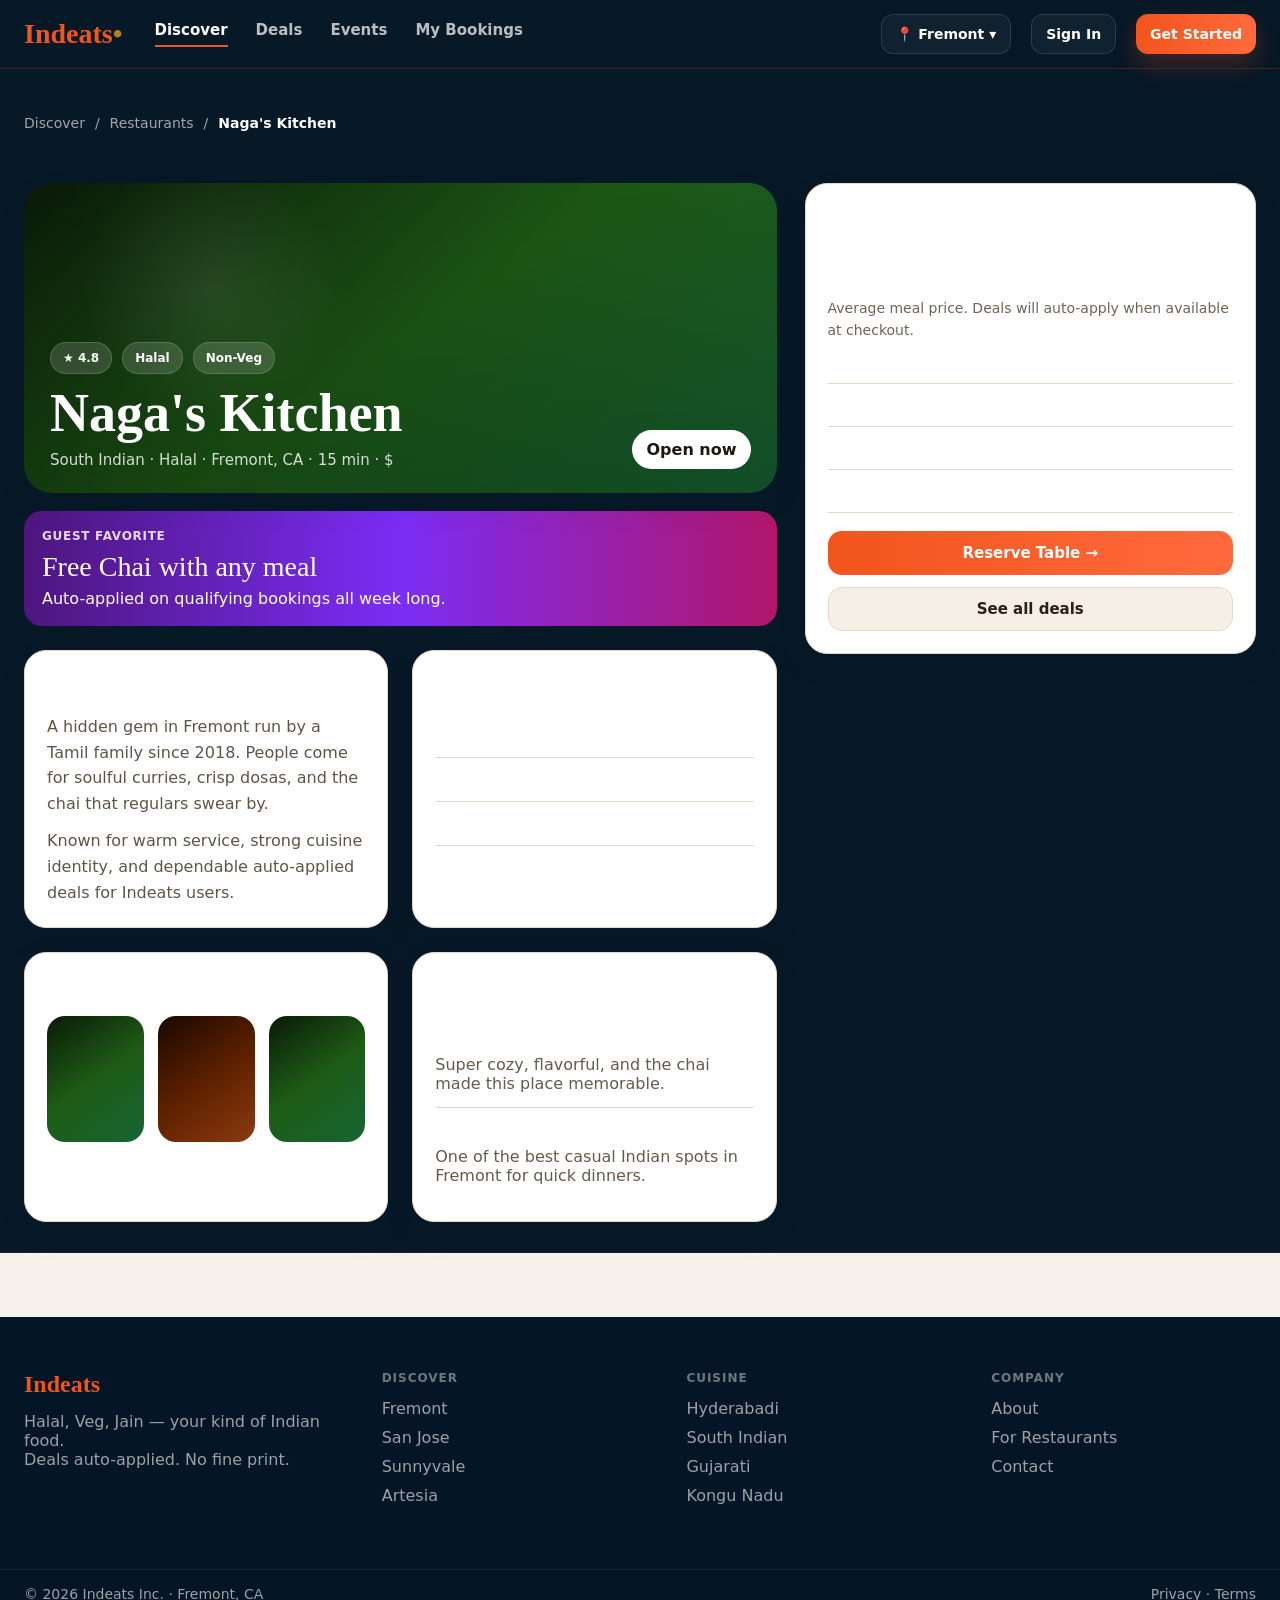
<file: nagas-kitchen.html>
<!doctype html>
<html>
<head>
<meta charset="utf-8">
<meta name="viewport" content="width=device-width, initial-scale=1">
<title>Indeats — Naga's Kitchen</title>
<style>
:root{
  --bg:#f6f1ea; --card:#ffffff; --text:#171717; --muted:#7a6e60; --line:#e6d8c8;
  --nav:#071827; --nav-line:rgba(232,66,10,.25); --accent:#f2551c; --accent2:#ff6a3d;
  --purple1:#4d167e; --purple2:#7b2df5; --purple3:#b1166a; --radius:22px; --shadow:0 12px 32px rgba(17,24,39,.08);
}
*{box-sizing:border-box} html,body{margin:0;padding:0;font-family:Inter,ui-sans-serif,system-ui,-apple-system,Segoe UI,Roboto,Arial,sans-serif;background:var(--bg);color:var(--text)}
a{text-decoration:none;color:inherit} img{max-width:100%;display:block}
.wrap{max-width:1320px;margin:0 auto;padding:0 24px}
.nav{position:sticky;top:0;z-index:50;display:flex;align-items:center;gap:20px;padding:14px 24px;background:var(--nav);border-bottom:1px solid var(--nav-line)}
.brand{font-family:Georgia,"Times New Roman",serif;font-size:28px;font-weight:700;color:var(--accent);margin-right:12px}
.brand-dot{color:#ad7f2d}.nav-links{display:flex;gap:28px;align-items:center}
.nav-link{color:rgba(255,255,255,.72);font-weight:600;font-size:15px;padding-bottom:6px;border-bottom:2px solid transparent}
.nav-link.active{color:#fff;border-bottom-color:var(--accent)}
.nav-spacer{flex:1}.nav-city,.nav-btn{border:1px solid rgba(255,255,255,.12);background:rgba(255,255,255,.04);color:#fff;height:40px;border-radius:12px;padding:0 14px;display:inline-flex;align-items:center;justify-content:center;font-weight:700;font-size:14px}
.nav-btn.primary{background:linear-gradient(90deg,var(--accent),var(--accent2));border:none;box-shadow:0 10px 24px rgba(242,85,28,.25)}
.hero{background:#041625;position:relative;overflow:hidden;padding:74px 24px 96px;border-bottom:1px solid rgba(232,66,10,.12)}
.hero .wrap{display:flex;flex-direction:column;align-items:center;text-align:center}
.hero-badge{display:inline-flex;align-items:center;gap:8px;border:1px solid rgba(255,255,255,.14);color:#d2a145;background:rgba(255,255,255,.04);padding:10px 16px;border-radius:999px;font-weight:800;font-size:12px;letter-spacing:.08em;text-transform:uppercase}
.hero-title{margin:22px auto 16px;max-width:980px;color:#fff;font-size:68px;line-height:.96;font-family:Georgia,"Times New Roman",serif;font-weight:700}
.hero-title em{color:var(--accent);font-style:italic;font-weight:500}
.hero-sub{max-width:760px;color:rgba(255,255,255,.58);font-size:18px;line-height:1.6;margin:0 0 28px}
.search{width:min(760px,100%);display:grid;grid-template-columns:180px 1fr 140px;background:#fff;border-radius:24px;overflow:hidden;box-shadow:0 18px 44px rgba(0,0,0,.2)}
.search > div,.search input,.search button{min-height:56px;border:none}.search .city{display:flex;align-items:center;justify-content:center;font-weight:700;font-size:15px;border-right:1px solid #eee}
.search input{padding:0 20px;font-size:16px;outline:none}.search button{background:linear-gradient(90deg,var(--accent),var(--accent2));color:#fff;font-weight:800;font-size:18px;cursor:pointer}
.hero-pills{display:flex;flex-wrap:wrap;gap:12px;justify-content:center;margin-top:22px}
.hero-pill{color:rgba(255,255,255,.7);background:rgba(255,255,255,.04);border:1px solid rgba(255,255,255,.08);padding:12px 18px;border-radius:999px;font-weight:700;font-size:14px}
.home-banner{padding:48px 0 8px}.banner{background:linear-gradient(90deg,var(--purple1),var(--purple2),var(--purple3));border-radius:24px;min-height:94px;padding:18px 24px;display:flex;align-items:center;justify-content:space-between;gap:20px;color:#fff;box-shadow:var(--shadow)}
.banner-kicker{display:inline-flex;padding:6px 10px;border-radius:999px;background:rgba(255,255,255,.14);font-size:11px;font-weight:800;letter-spacing:.06em;text-transform:uppercase}
.banner-title{margin:10px 0 4px;font-size:28px;line-height:1;font-family:Georgia,"Times New Roman",serif}.banner-sub{margin:0;color:rgba(255,255,255,.8);font-size:14px}
.banner-btn{background:#fff;color:#6030cb;border:none;border-radius:14px;height:42px;padding:0 16px;font-weight:800;display:inline-flex;align-items:center}
.section{padding:40px 0 0}.section-head{display:flex;align-items:flex-end;justify-content:space-between;gap:16px;margin-bottom:16px}
.section-kicker{font-size:12px;text-transform:uppercase;letter-spacing:.08em;color:#9a8365;font-weight:800}.section-title{font-size:24px;font-family:Georgia,"Times New Roman",serif;margin:4px 0 0}
.section-link{color:var(--accent);font-weight:800}
.deals-row{display:grid;grid-template-columns:repeat(5,minmax(0,1fr));gap:16px}
.deal-card,.rest-card,.event-card,.booking-card{background:var(--card);border:1px solid var(--line);border-radius:20px;box-shadow:var(--shadow);overflow:hidden}
.deal-card{display:block}
.deal-img,.rest-img{height:132px;position:relative;background:linear-gradient(145deg,#1a0800,#5c2000,#8B3A0F)}
.deal-img.green,.rest-img.green{background:linear-gradient(145deg,#0a1a08,#1e5c16,#166534)}
.deal-img.gold,.rest-img.gold{background:linear-gradient(145deg,#1a1200,#5c4500,#78350F)}
.deal-img.blue,.rest-img.blue{background:linear-gradient(145deg,#08081a,#1a1a5c,#1E1B4B)}
.card-badge{position:absolute;top:10px;left:10px;background:rgba(242,85,28,.94);color:#fff;border-radius:999px;padding:6px 10px;font-size:11px;font-weight:800}
.card-badge.green{background:rgba(22,128,61,.94)} .card-badge.gold{background:rgba(180,120,0,.94)}
.card-heart{position:absolute;top:10px;right:10px;width:30px;height:30px;border-radius:50%;background:rgba(255,255,255,.92);display:flex;align-items:center;justify-content:center;font-size:14px}
.deal-body{padding:14px}.deal-name{font-weight:800;font-size:16px;margin-bottom:4px}.deal-meta{font-size:13px;color:var(--muted)}
.tag{display:inline-flex;padding:6px 10px;border-radius:999px;font-size:11px;font-weight:800;margin-top:10px;background:#eef7ef;color:#16803d}
.tag.red{background:#fde8e6;color:#d1432a}.tag.blue{background:#e8eefc;color:#2c5ad9}
.discover-grid{display:grid;grid-template-columns:280px minmax(0,1fr);gap:26px;align-items:start}
.sidebar{background:#fff;border:1px solid var(--line);border-radius:22px;padding:20px;box-shadow:var(--shadow);min-height:460px}
.side-sec{padding-bottom:20px;margin-bottom:20px;border-bottom:1px solid var(--line)} .side-sec:last-child{border-bottom:none;margin-bottom:0;padding-bottom:0}
.side-head{font-size:12px;text-transform:uppercase;letter-spacing:.08em;color:#9a8365;font-weight:800;margin-bottom:10px}
.side-pill{display:flex;justify-content:space-between;align-items:center;border:1px solid var(--line);border-radius:12px;padding:10px 14px;margin-bottom:8px;font-weight:700}
.side-pill.active{background:#071827;color:#fff;border-color:#071827}
.filter-row{display:flex;flex-wrap:wrap;gap:10px;margin-bottom:18px}
.filter{padding:10px 14px;border:1px solid var(--line);border-radius:999px;background:#fff;font-weight:700;color:#746759}
.filter.active{background:var(--accent);color:#fff;border-color:var(--accent)}
.rest-grid{display:grid;grid-template-columns:repeat(3,minmax(0,1fr));gap:26px}
.rest-card{display:block}
.rest-img{height:220px}.rest-body{padding:16px;display:flex;flex-direction:column;min-height:240px}
.rest-top{display:flex;justify-content:space-between;gap:12px;align-items:flex-start}
.rest-name{font-family:Georgia,"Times New Roman",serif;font-size:28px;line-height:1}.rest-rating{padding:8px 12px;border:1px solid var(--line);border-radius:999px;background:#fcf5eb;font-weight:800;font-size:14px}
.rest-meta{margin-top:10px;color:var(--muted);font-size:14px}
.rest-tags{display:flex;flex-wrap:wrap;gap:8px;margin-top:12px}
.rest-desc{margin-top:14px;color:#6e6357;line-height:1.55;font-size:15px;flex:1}
.rest-actions{display:flex;gap:10px;margin-top:16px}
.btn-primary,.btn-secondary{min-height:48px;border:none;border-radius:14px;padding:0 16px;font-weight:800;font-size:15px;display:inline-flex;align-items:center;justify-content:center}
.btn-primary{background:linear-gradient(90deg,var(--accent),var(--accent2));color:#fff;flex:1}
.btn-secondary{background:#f5efe6;color:#2b2016;border:1px solid var(--line)}
.footer{background:#041625;color:rgba(255,255,255,.6);margin-top:56px}
.footer-top{display:grid;grid-template-columns:1.2fr 1fr 1fr 1fr;gap:40px;padding:54px 24px}
.footer-brand{font-family:Georgia,"Times New Roman",serif;color:var(--accent);font-size:24px;font-weight:700;margin-bottom:14px}
.footer-head{font-size:12px;text-transform:uppercase;letter-spacing:.08em;color:rgba(255,255,255,.42);font-weight:800;margin-bottom:14px}
.footer-link{display:block;margin-bottom:10px}.footer-bottom{border-top:1px solid rgba(255,255,255,.08);padding:16px 24px;display:flex;justify-content:space-between;font-size:14px}
.page-hero{background:#071827;color:#fff;padding:48px 0 28px;position:relative;overflow:hidden}
.page-eyebrow{display:inline-flex;padding:8px 12px;border-radius:999px;border:1px solid rgba(255,255,255,.14);color:#d2a145;font-size:12px;font-weight:800;letter-spacing:.08em;text-transform:uppercase;background:rgba(255,255,255,.04)}
.page-title{font-family:Georgia,"Times New Roman",serif;font-size:64px;line-height:.96;margin:22px 0 12px}.page-title em{color:#e0a029;font-style:italic}
.page-sub{max-width:760px;color:rgba(255,255,255,.62);font-size:18px;line-height:1.6}
.page-stats{display:flex;gap:24px;color:rgba(255,255,255,.74);margin-top:24px;flex-wrap:wrap}
.pills-bar{display:flex;flex-wrap:wrap;gap:12px;align-items:center;padding:16px 0;border-bottom:1px solid var(--line)}
.events-grid-page{display:grid;grid-template-columns:repeat(3,minmax(0,1fr));gap:24px;padding-top:28px}
.event-card{min-height:300px;padding:28px;display:flex;flex-direction:column;gap:14px;background:linear-gradient(135deg,var(--purple1),var(--purple2),var(--purple3));color:#fff}
.event-title{font-family:Georgia,"Times New Roman",serif;font-size:34px;line-height:1.04;margin:0}
.event-sub{color:rgba(255,255,255,.86);line-height:1.6;font-size:16px;flex:1}
.event-mini{display:inline-flex;padding:8px 12px;border-radius:999px;background:rgba(255,255,255,.14);font-size:12px;font-weight:800;width:max-content}
.event-meta{display:flex;flex-wrap:wrap;gap:10px;color:rgba(255,255,255,.82);font-size:14px}
.feature-card{margin-top:32px;background:linear-gradient(135deg,#431070,#6d28f2,#9e1f79);border-radius:28px;padding:28px;color:#fff;display:grid;grid-template-columns:1.6fr .8fr;gap:24px;align-items:center;box-shadow:var(--shadow)}
.feature-price{text-align:right;font-size:18px;color:rgba(255,255,255,.84)}
.bookings-wrap{padding:52px 0}.book-head{display:flex;gap:16px;align-items:center;margin-bottom:16px}
.back-btn{border:1px solid var(--line);background:#fff;height:40px;padding:0 16px;border-radius:12px;font-weight:800;display:inline-flex;align-items:center}
.tabs{display:flex;gap:24px;border-bottom:1px solid var(--line);margin-bottom:24px}.tab{padding:12px 6px;font-weight:800;color:#7b6e61}.tab.active{color:var(--accent);border-bottom:3px solid var(--accent)}
.booking-card{padding:18px 22px;display:grid;grid-template-columns:70px 1fr auto;gap:18px;align-items:center}
.booking-thumb{width:56px;height:56px;border-radius:50%;background:radial-gradient(circle at 50% 50%, rgba(242,85,28,.35), transparent 60%)}
.booking-name{font-family:Georgia,"Times New Roman",serif;font-size:22px}
.booking-meta{color:var(--muted);margin-top:4px;font-size:14px}
.badge-success{display:inline-flex;padding:4px 10px;border-radius:999px;background:#dcf5de;color:#1b8b40;font-weight:800;font-size:11px;margin-left:8px}
.badge-deal{display:inline-flex;padding:6px 10px;border-radius:999px;background:#fff2e9;color:var(--accent);font-weight:800;font-size:12px;margin-top:8px}
.booking-cancel{background:#fff1f0;color:#d1432a;border:1px solid #f6c7c0;border-radius:12px;height:40px;padding:0 16px;font-weight:800}
@media (max-width: 1100px){.deals-row{grid-template-columns:repeat(3,minmax(0,1fr))}.rest-grid,.events-grid-page{grid-template-columns:repeat(2,minmax(0,1fr))}.discover-grid{grid-template-columns:1fr}.feature-card{grid-template-columns:1fr}.footer-top{grid-template-columns:1fr 1fr}}
@media (max-width: 760px){.nav{flex-wrap:wrap}.nav-links{order:3;width:100%;justify-content:center}.hero-title,.page-title{font-size:44px}.search{grid-template-columns:1fr}.deals-row,.rest-grid,.events-grid-page{grid-template-columns:1fr}.footer-top{grid-template-columns:1fr}.footer-bottom{flex-direction:column;gap:8px}.booking-card{grid-template-columns:1fr}.wrap{padding:0 16px}}

/* === V2 polish package: CSS-only refinements === */

/* Discover + deals cards slightly tighter and cleaner */
.rest-body{
  padding:14px;
  min-height:220px;
}
.rest-desc{
  margin-top:12px;
  line-height:1.45;
  font-size:14px;
}
.rest-actions{
  margin-top:14px;
  align-items:stretch;
}
.btn-primary,.btn-secondary{
  min-height:44px;
}
.rest-name{
  font-size:25px;
}
.rest-meta{
  font-size:13px;
}

/* Deals page cards feel a little stronger */
.deal-img{
  height:146px;
}
.deal-body{
  padding:13px 14px 14px;
}
.deal-name{
  font-size:15px;
}
.deal-meta{
  font-size:12px;
}

/* Slightly more breathing room under pills/filter bars */
.pills-bar{
  padding:18px 0;
  margin-bottom:6px;
}

/* Events page spacing rhythm */
.feature-card{
  padding:24px 26px;
}
.section-title{
  line-height:1.08;
}
.events-grid-page{
  padding-top:32px;
}
.event-card{
  min-height:284px;
}
.event-title{
  font-size:31px;
}
.event-sub{
  font-size:15px;
  line-height:1.52;
}

/* Bookings page tighter cards */
.booking-card{
  padding:16px 20px;
  min-height:108px;
}
.booking-name{
  font-size:20px;
}
.booking-meta{
  font-size:13px;
  margin-top:3px;
}
.badge-deal{
  margin-top:7px;
}

/* Slightly better footer breathing */
.footer{
  margin-top:64px;
}

@media (max-width:760px){
  .rest-body{
    min-height:unset;
  }
  .deal-img{
    height:134px;
  }
  .feature-card{
    padding:22px 20px;
  }
  .event-title{
    font-size:28px;
  }
}


/* Discover filters functional */
.city-filter,.dietary-filter,.top-filter,.open-filter{cursor:pointer}
.city-filter:hover,.dietary-filter:hover,.top-filter:hover,.open-filter:hover{transform:translateY(-1px)}
.restaurant-card.hidden{display:none !important}
.open-filter.active{background:#071827;color:#fff;border-color:#071827}
.open-filter.active .open-indicator{color:#4ade80}


/* Restaurant detail pages */
.restaurant-hero{
  background:#071827;
  color:#fff;
  padding:46px 0 30px;
  border-bottom:1px solid rgba(232,66,10,.16);
}
.breadcrumbs{
  display:flex;
  gap:10px;
  align-items:center;
  color:rgba(255,255,255,.62);
  font-size:14px;
  margin-bottom:18px;
}
.rest-layout{
  display:grid;
  grid-template-columns:1.25fr .75fr;
  gap:28px;
  padding:34px 0 0;
}
.hero-card{
  background:linear-gradient(145deg,#1a0800,#5c2000,#8B3A0F);
  min-height:310px;
  border-radius:28px;
  position:relative;
  overflow:hidden;
  box-shadow:var(--shadow);
}
.hero-card.green{background:linear-gradient(145deg,#0a1a08,#1e5c16,#166534)}
.hero-card.gold{background:linear-gradient(145deg,#1a1200,#5c4500,#78350F)}
.hero-overlay{
  position:absolute;
  inset:0;
  background:
    radial-gradient(circle at 25% 35%, rgba(255,255,255,.08), transparent 22%),
    linear-gradient(180deg, rgba(0,0,0,.05), rgba(0,0,0,.24));
}
.hero-content{
  position:absolute;
  left:26px;
  right:26px;
  bottom:24px;
  display:flex;
  justify-content:space-between;
  gap:20px;
  align-items:flex-end;
}
.hero-badges{
  display:flex;
  gap:10px;
  flex-wrap:wrap;
  margin-bottom:14px;
}
.hero-chip{
  background:rgba(255,255,255,.14);
  color:#fff;
  border:1px solid rgba(255,255,255,.16);
  padding:8px 12px;
  border-radius:999px;
  font-size:12px;
  font-weight:800;
}
.hero-name{
  font-family:Georgia,"Times New Roman",serif;
  font-size:54px;
  line-height:.95;
  margin:0;
}
.hero-meta{
  margin-top:12px;
  color:rgba(255,255,255,.82);
  font-size:15px;
}
.price-badge{
  background:#fff;
  color:#20160f;
  border-radius:999px;
  padding:10px 14px;
  font-weight:800;
}
.panel{
  background:#fff;
  border:1px solid var(--line);
  border-radius:22px;
  box-shadow:var(--shadow);
  padding:22px;
}
.panel h3{
  margin:0 0 14px;
  font-family:Georgia,"Times New Roman",serif;
  font-size:28px;
}
.kv{
  display:flex;
  justify-content:space-between;
  gap:16px;
  padding:12px 0;
  border-bottom:1px solid var(--line);
  font-size:15px;
}
.kv:last-child{border-bottom:none}
.deal-banner{
  margin-top:18px;
  border-radius:18px;
  padding:18px;
  background:linear-gradient(90deg,var(--purple1),var(--purple2),var(--purple3));
  color:#fff;
}
.deal-banner .small{
  font-size:12px;
  opacity:.84;
  text-transform:uppercase;
  font-weight:800;
  letter-spacing:.06em;
}
.deal-banner .big{
  font-size:28px;
  font-family:Georgia,"Times New Roman",serif;
  margin:8px 0 6px;
}
.content-grid{
  display:grid;
  grid-template-columns:1fr 1fr;
  gap:24px;
  padding-top:24px;
}
.section-card{
  background:#fff;
  border:1px solid var(--line);
  border-radius:22px;
  box-shadow:var(--shadow);
  padding:22px;
}
.section-card h4{
  margin:0 0 14px;
  font-size:24px;
  font-family:Georgia,"Times New Roman",serif;
}
.list{
  display:grid;
  gap:12px;
  color:#5f5447;
  line-height:1.6;
}
.menu-item{
  display:flex;
  justify-content:space-between;
  gap:16px;
  padding:12px 0;
  border-bottom:1px solid var(--line);
}
.menu-item:last-child{border-bottom:none}
.gallery{
  display:grid;
  grid-template-columns:repeat(3,minmax(0,1fr));
  gap:14px;
}
.gallery .shot{
  height:126px;
  border-radius:18px;
  background:linear-gradient(145deg,#1a0800,#5c2000,#8B3A0F);
}
.gallery .shot.green{background:linear-gradient(145deg,#0a1a08,#1e5c16,#166534)}
.gallery .shot.gold{background:linear-gradient(145deg,#1a1200,#5c4500,#78350F)}
.review{
  padding:14px 0;
  border-bottom:1px solid var(--line);
}
.review:last-child{border-bottom:none}
.reserve-card{
  position:sticky;
  top:92px;
}
.reserve-price{
  font-family:Georgia,"Times New Roman",serif;
  font-size:34px;
  margin:6px 0 8px;
}
.reserve-note{
  color:#6f6358;
  font-size:14px;
  line-height:1.55;
}
.reserve-actions{
  display:grid;
  gap:12px;
  margin-top:18px;
}
@media (max-width:980px){
  .rest-layout{grid-template-columns:1fr}
  .content-grid{grid-template-columns:1fr}
  .reserve-card{position:static}
}
@media (max-width:760px){
  .hero-name{font-size:40px}
  .hero-card{min-height:260px}
  .gallery{grid-template-columns:1fr 1fr}
}
</style>
</head>
<body>

<nav class="nav">
  <a class="brand" href="index.html">Indeats<span class="brand-dot">•</span></a>
  <div class="nav-links">
    <a class="nav-link active" href="index.html">Discover</a>
    <a class="nav-link" href="deals.html">Deals</a>
    <a class="nav-link" href="events.html">Events</a>
    <a class="nav-link" href="bookings.html">My Bookings</a>
  </div>
  <div class="nav-spacer"></div>
  <a class="nav-city" href="index.html">📍 Fremont ▾</a>
  <a class="nav-btn" href="bookings.html">Sign In</a>
  <a class="nav-btn primary" href="bookings.html">Get Started</a>
</nav>

<section class="restaurant-hero">
  <div class="wrap">
    <div class="breadcrumbs"><a href="index.html">Discover</a> / <a href="deals.html">Restaurants</a> / <strong style="color:#fff">Naga's Kitchen</strong></div>
    <div class="rest-layout">
      <div>
        <div class="hero-card green">
          <div class="hero-overlay"></div>
          <div class="hero-content">
            <div>
              <div class="hero-badges">
                <span class="hero-chip">★ 4.8</span>
                <span class="hero-chip">Halal</span><span class="hero-chip">Non-Veg</span>
              </div>
              <h1 class="hero-name">Naga's Kitchen</h1>
              <div class="hero-meta">South Indian · Halal · Fremont, CA · 15 min · $</div>
            </div>
            <div class="price-badge">Open now</div>
          </div>
        </div>

        <div class="deal-banner">
          <div class="small">Guest favorite</div>
          <div class="big">Free Chai with any meal</div>
          <div>Auto-applied on qualifying bookings all week long.</div>
        </div>

        <div class="content-grid">
          <div class="section-card">
            <h4>About</h4>
            <div class="list">
              <div>A hidden gem in Fremont run by a Tamil family since 2018. People come for soulful curries, crisp dosas, and the chai that regulars swear by.</div>
              <div>Known for warm service, strong cuisine identity, and dependable auto-applied deals for Indeats users.</div>
            </div>
          </div>

          <div class="section-card">
            <h4>Popular Menu</h4>
            <div><div class="menu-item"><span>Egg Kothu Parotta</span><strong>$13</strong></div><div class="menu-item"><span>Chicken Curry Meal</span><strong>$14</strong></div><div class="menu-item"><span>Masala Dosa</span><strong>$11</strong></div><div class="menu-item"><span>House Chai</span><strong>$4</strong></div></div>
          </div>

          <div class="section-card">
            <h4>Photos</h4>
            <div class="gallery"><div class="shot green"></div><div class="shot "></div><div class="shot green"></div></div>
          </div>

          <div class="section-card">
            <h4>Recent Reviews</h4>
            <div><div class="review"><strong>Priya</strong> · ★ 4.9<div style="margin-top:6px;color:#665a4d">Super cozy, flavorful, and the chai made this place memorable.</div></div><div class="review"><strong>Vikram</strong> · ★ 4.7<div style="margin-top:6px;color:#665a4d">One of the best casual Indian spots in Fremont for quick dinners.</div></div></div>
          </div>
        </div>
      </div>

      <div class="reserve-card">
        <div class="panel">
          <h3>Reserve a table</h3>
          <div class="reserve-price">$</div>
          <div class="reserve-note">Average meal price. Deals will auto-apply when available at checkout.</div>
          <div class="kv"><span>Location</span><strong>Fremont, CA</strong></div>
          <div class="kv"><span>Cuisine</span><strong>South Indian · Halal</strong></div>
          <div class="kv"><span>Wait time</span><strong>15 min</strong></div>
          <div class="kv"><span>Rating</span><strong>★ 4.8</strong></div>
          <div class="reserve-actions">
            <a class="btn-primary" href="bookings.html">Reserve Table →</a>
            <a class="btn-secondary" href="deals.html">See all deals</a>
          </div>
        </div>
      </div>
    </div>
  </div>
</section>
<footer class="footer">
  <div class="wrap footer-top">
    <div>
      <div class="footer-brand">Indeats</div>
      <div>Halal, Veg, Jain — your kind of Indian food.<br>Deals auto-applied. No fine print.</div>
    </div>
    <div>
      <div class="footer-head">Discover</div>
      <a class="footer-link" href="index.html">Fremont</a>
      <a class="footer-link" href="index.html">San Jose</a>
      <a class="footer-link" href="index.html">Sunnyvale</a>
      <a class="footer-link" href="index.html">Artesia</a>
    </div>
    <div>
      <div class="footer-head">Cuisine</div>
      <a class="footer-link" href="index.html">Hyderabadi</a>
      <a class="footer-link" href="index.html">South Indian</a>
      <a class="footer-link" href="index.html">Gujarati</a>
      <a class="footer-link" href="index.html">Kongu Nadu</a>
    </div>
    <div>
      <div class="footer-head">Company</div>
      <a class="footer-link" href="index.html">About</a>
      <a class="footer-link" href="index.html">For Restaurants</a>
      <a class="footer-link" href="index.html">Contact</a>
    </div>
  </div>
  <div class="wrap footer-bottom">
    <div>© 2026 Indeats Inc. · Fremont, CA</div>
    <div>Privacy · Terms</div>
  </div>
</footer>
</body>
</html>
</file>
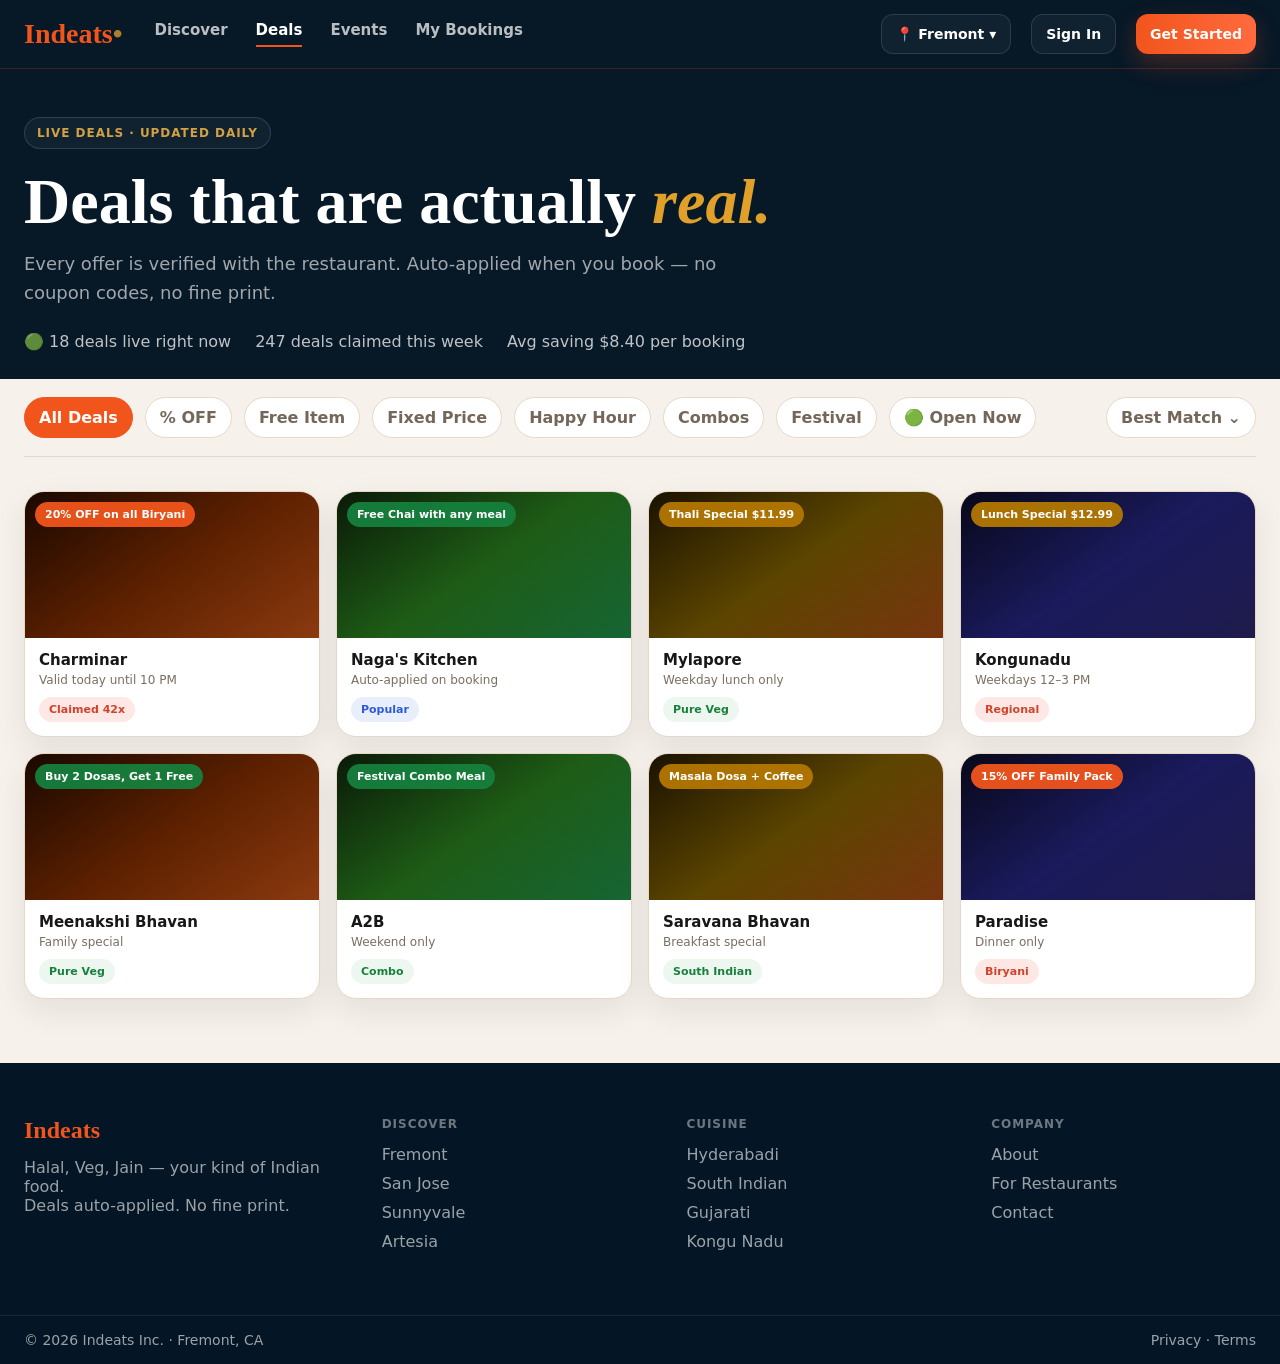
<file: indeats_multipage_discover_filters/deals.html>
<!doctype html><html><head><meta charset="utf-8"><meta name="viewport" content="width=device-width, initial-scale=1"><title>Indeats — Deals</title><style>
:root{
  --bg:#f6f1ea; --card:#ffffff; --text:#171717; --muted:#7a6e60; --line:#e6d8c8;
  --nav:#071827; --nav-line:rgba(232,66,10,.25); --accent:#f2551c; --accent2:#ff6a3d;
  --purple1:#4d167e; --purple2:#7b2df5; --purple3:#b1166a; --radius:22px; --shadow:0 12px 32px rgba(17,24,39,.08);
}
*{box-sizing:border-box} html,body{margin:0;padding:0;font-family:Inter,ui-sans-serif,system-ui,-apple-system,Segoe UI,Roboto,Arial,sans-serif;background:var(--bg);color:var(--text)}
a{text-decoration:none;color:inherit} img{max-width:100%;display:block}
.wrap{max-width:1320px;margin:0 auto;padding:0 24px}
.nav{position:sticky;top:0;z-index:50;display:flex;align-items:center;gap:20px;padding:14px 24px;background:var(--nav);border-bottom:1px solid var(--nav-line)}
.brand{font-family:Georgia,"Times New Roman",serif;font-size:28px;font-weight:700;color:var(--accent);margin-right:12px}
.brand-dot{color:#ad7f2d}.nav-links{display:flex;gap:28px;align-items:center}
.nav-link{color:rgba(255,255,255,.72);font-weight:600;font-size:15px;padding-bottom:6px;border-bottom:2px solid transparent}
.nav-link.active{color:#fff;border-bottom-color:var(--accent)}
.nav-spacer{flex:1}.nav-city,.nav-btn{border:1px solid rgba(255,255,255,.12);background:rgba(255,255,255,.04);color:#fff;height:40px;border-radius:12px;padding:0 14px;display:inline-flex;align-items:center;justify-content:center;font-weight:700;font-size:14px}
.nav-btn.primary{background:linear-gradient(90deg,var(--accent),var(--accent2));border:none;box-shadow:0 10px 24px rgba(242,85,28,.25)}
.hero{background:#041625;position:relative;overflow:hidden;padding:74px 24px 96px;border-bottom:1px solid rgba(232,66,10,.12)}
.hero .wrap{display:flex;flex-direction:column;align-items:center;text-align:center}
.hero-badge{display:inline-flex;align-items:center;gap:8px;border:1px solid rgba(255,255,255,.14);color:#d2a145;background:rgba(255,255,255,.04);padding:10px 16px;border-radius:999px;font-weight:800;font-size:12px;letter-spacing:.08em;text-transform:uppercase}
.hero-title{margin:22px auto 16px;max-width:980px;color:#fff;font-size:68px;line-height:.96;font-family:Georgia,"Times New Roman",serif;font-weight:700}
.hero-title em{color:var(--accent);font-style:italic;font-weight:500}
.hero-sub{max-width:760px;color:rgba(255,255,255,.58);font-size:18px;line-height:1.6;margin:0 0 28px}
.search{width:min(760px,100%);display:grid;grid-template-columns:180px 1fr 140px;background:#fff;border-radius:24px;overflow:hidden;box-shadow:0 18px 44px rgba(0,0,0,.2)}
.search > div,.search input,.search button{min-height:56px;border:none}.search .city{display:flex;align-items:center;justify-content:center;font-weight:700;font-size:15px;border-right:1px solid #eee}
.search input{padding:0 20px;font-size:16px;outline:none}.search button{background:linear-gradient(90deg,var(--accent),var(--accent2));color:#fff;font-weight:800;font-size:18px;cursor:pointer}
.hero-pills{display:flex;flex-wrap:wrap;gap:12px;justify-content:center;margin-top:22px}
.hero-pill{color:rgba(255,255,255,.7);background:rgba(255,255,255,.04);border:1px solid rgba(255,255,255,.08);padding:12px 18px;border-radius:999px;font-weight:700;font-size:14px}
.home-banner{padding:34px 0 0}.banner{background:linear-gradient(90deg,var(--purple1),var(--purple2),var(--purple3));border-radius:24px;min-height:94px;padding:18px 24px;display:flex;align-items:center;justify-content:space-between;gap:20px;color:#fff;box-shadow:var(--shadow)}
.banner-kicker{display:inline-flex;padding:6px 10px;border-radius:999px;background:rgba(255,255,255,.14);font-size:11px;font-weight:800;letter-spacing:.06em;text-transform:uppercase}
.banner-title{margin:10px 0 4px;font-size:28px;line-height:1;font-family:Georgia,"Times New Roman",serif}.banner-sub{margin:0;color:rgba(255,255,255,.8);font-size:14px}
.banner-btn{background:#fff;color:#6030cb;border:none;border-radius:14px;height:42px;padding:0 16px;font-weight:800;display:inline-flex;align-items:center}
.section{padding:40px 0 0}.section-head{display:flex;align-items:flex-end;justify-content:space-between;gap:16px;margin-bottom:16px}
.section-kicker{font-size:12px;text-transform:uppercase;letter-spacing:.08em;color:#9a8365;font-weight:800}.section-title{font-size:24px;font-family:Georgia,"Times New Roman",serif;margin:4px 0 0}
.section-link{color:var(--accent);font-weight:800}
.deals-row{display:grid;grid-template-columns:repeat(5,minmax(0,1fr));gap:16px}
.deal-card,.rest-card,.event-card,.booking-card{background:var(--card);border:1px solid var(--line);border-radius:20px;box-shadow:var(--shadow);overflow:hidden}
.deal-card{display:block}
.deal-img,.rest-img{height:132px;position:relative;background:linear-gradient(145deg,#1a0800,#5c2000,#8B3A0F)}
.deal-img.green,.rest-img.green{background:linear-gradient(145deg,#0a1a08,#1e5c16,#166534)}
.deal-img.gold,.rest-img.gold{background:linear-gradient(145deg,#1a1200,#5c4500,#78350F)}
.deal-img.blue,.rest-img.blue{background:linear-gradient(145deg,#08081a,#1a1a5c,#1E1B4B)}
.card-badge{position:absolute;top:10px;left:10px;background:rgba(242,85,28,.94);color:#fff;border-radius:999px;padding:6px 10px;font-size:11px;font-weight:800}
.card-badge.green{background:rgba(22,128,61,.94)} .card-badge.gold{background:rgba(180,120,0,.94)}
.card-heart{position:absolute;top:10px;right:10px;width:30px;height:30px;border-radius:50%;background:rgba(255,255,255,.92);display:flex;align-items:center;justify-content:center;font-size:14px}
.deal-body{padding:14px}.deal-name{font-weight:800;font-size:16px;margin-bottom:4px}.deal-meta{font-size:13px;color:var(--muted)}
.tag{display:inline-flex;padding:6px 10px;border-radius:999px;font-size:11px;font-weight:800;margin-top:10px;background:#eef7ef;color:#16803d}
.tag.red{background:#fde8e6;color:#d1432a}.tag.blue{background:#e8eefc;color:#2c5ad9}
.discover-grid{display:grid;grid-template-columns:280px minmax(0,1fr);gap:26px;align-items:start}
.sidebar{background:#fff;border:1px solid var(--line);border-radius:22px;padding:20px;box-shadow:var(--shadow);min-height:460px}
.side-sec{padding-bottom:20px;margin-bottom:20px;border-bottom:1px solid var(--line)} .side-sec:last-child{border-bottom:none;margin-bottom:0;padding-bottom:0}
.side-head{font-size:12px;text-transform:uppercase;letter-spacing:.08em;color:#9a8365;font-weight:800;margin-bottom:10px}
.side-pill{display:flex;justify-content:space-between;align-items:center;border:1px solid var(--line);border-radius:12px;padding:10px 14px;margin-bottom:8px;font-weight:700}
.side-pill.active{background:#071827;color:#fff;border-color:#071827}
.filter-row{display:flex;flex-wrap:wrap;gap:10px;margin-bottom:18px}
.filter{padding:10px 14px;border:1px solid var(--line);border-radius:999px;background:#fff;font-weight:700;color:#746759}
.filter.active{background:var(--accent);color:#fff;border-color:var(--accent)}
.rest-grid{display:grid;grid-template-columns:repeat(3,minmax(0,1fr));gap:26px}
.rest-card{display:block}
.rest-img{height:220px}.rest-body{padding:16px;display:flex;flex-direction:column;min-height:240px}
.rest-top{display:flex;justify-content:space-between;gap:12px;align-items:flex-start}
.rest-name{font-family:Georgia,"Times New Roman",serif;font-size:28px;line-height:1}.rest-rating{padding:8px 12px;border:1px solid var(--line);border-radius:999px;background:#fcf5eb;font-weight:800;font-size:14px}
.rest-meta{margin-top:10px;color:var(--muted);font-size:14px}
.rest-tags{display:flex;flex-wrap:wrap;gap:8px;margin-top:12px}
.rest-desc{margin-top:14px;color:#6e6357;line-height:1.55;font-size:15px;flex:1}
.rest-actions{display:flex;gap:10px;margin-top:16px}
.btn-primary,.btn-secondary{min-height:48px;border:none;border-radius:14px;padding:0 16px;font-weight:800;font-size:15px;display:inline-flex;align-items:center;justify-content:center}
.btn-primary{background:linear-gradient(90deg,var(--accent),var(--accent2));color:#fff;flex:1}
.btn-secondary{background:#f5efe6;color:#2b2016;border:1px solid var(--line)}
.footer{background:#041625;color:rgba(255,255,255,.6);margin-top:56px}
.footer-top{display:grid;grid-template-columns:1.2fr 1fr 1fr 1fr;gap:40px;padding:54px 24px}
.footer-brand{font-family:Georgia,"Times New Roman",serif;color:var(--accent);font-size:24px;font-weight:700;margin-bottom:14px}
.footer-head{font-size:12px;text-transform:uppercase;letter-spacing:.08em;color:rgba(255,255,255,.42);font-weight:800;margin-bottom:14px}
.footer-link{display:block;margin-bottom:10px}.footer-bottom{border-top:1px solid rgba(255,255,255,.08);padding:16px 24px;display:flex;justify-content:space-between;font-size:14px}
.page-hero{background:#071827;color:#fff;padding:48px 0 28px;position:relative;overflow:hidden}
.page-eyebrow{display:inline-flex;padding:8px 12px;border-radius:999px;border:1px solid rgba(255,255,255,.14);color:#d2a145;font-size:12px;font-weight:800;letter-spacing:.08em;text-transform:uppercase;background:rgba(255,255,255,.04)}
.page-title{font-family:Georgia,"Times New Roman",serif;font-size:64px;line-height:.96;margin:22px 0 12px}.page-title em{color:#e0a029;font-style:italic}
.page-sub{max-width:760px;color:rgba(255,255,255,.62);font-size:18px;line-height:1.6}
.page-stats{display:flex;gap:24px;color:rgba(255,255,255,.74);margin-top:24px;flex-wrap:wrap}
.pills-bar{display:flex;flex-wrap:wrap;gap:12px;align-items:center;padding:16px 0;border-bottom:1px solid var(--line)}
.events-grid-page{display:grid;grid-template-columns:repeat(3,minmax(0,1fr));gap:24px;padding-top:28px}
.event-card{min-height:300px;padding:28px;display:flex;flex-direction:column;gap:14px;background:linear-gradient(135deg,var(--purple1),var(--purple2),var(--purple3));color:#fff}
.event-title{font-family:Georgia,"Times New Roman",serif;font-size:34px;line-height:1.04;margin:0}
.event-sub{color:rgba(255,255,255,.86);line-height:1.6;font-size:16px;flex:1}
.event-mini{display:inline-flex;padding:8px 12px;border-radius:999px;background:rgba(255,255,255,.14);font-size:12px;font-weight:800;width:max-content}
.event-meta{display:flex;flex-wrap:wrap;gap:10px;color:rgba(255,255,255,.82);font-size:14px}
.feature-card{margin-top:32px;background:linear-gradient(135deg,#431070,#6d28f2,#9e1f79);border-radius:28px;padding:28px;color:#fff;display:grid;grid-template-columns:1.6fr .8fr;gap:24px;align-items:center;box-shadow:var(--shadow)}
.feature-price{text-align:right;font-size:18px;color:rgba(255,255,255,.84)}
.bookings-wrap{padding:52px 0}.book-head{display:flex;gap:16px;align-items:center;margin-bottom:16px}
.back-btn{border:1px solid var(--line);background:#fff;height:40px;padding:0 16px;border-radius:12px;font-weight:800;display:inline-flex;align-items:center}
.tabs{display:flex;gap:24px;border-bottom:1px solid var(--line);margin-bottom:24px}.tab{padding:12px 6px;font-weight:800;color:#7b6e61}.tab.active{color:var(--accent);border-bottom:3px solid var(--accent)}
.booking-card{padding:18px 22px;display:grid;grid-template-columns:70px 1fr auto;gap:18px;align-items:center}
.booking-thumb{width:56px;height:56px;border-radius:50%;background:radial-gradient(circle at 50% 50%, rgba(242,85,28,.35), transparent 60%)}
.booking-name{font-family:Georgia,"Times New Roman",serif;font-size:22px}
.booking-meta{color:var(--muted);margin-top:4px;font-size:14px}
.badge-success{display:inline-flex;padding:4px 10px;border-radius:999px;background:#dcf5de;color:#1b8b40;font-weight:800;font-size:11px;margin-left:8px}
.badge-deal{display:inline-flex;padding:6px 10px;border-radius:999px;background:#fff2e9;color:var(--accent);font-weight:800;font-size:12px;margin-top:8px}
.booking-cancel{background:#fff1f0;color:#d1432a;border:1px solid #f6c7c0;border-radius:12px;height:40px;padding:0 16px;font-weight:800}
@media (max-width: 1100px){.deals-row{grid-template-columns:repeat(3,minmax(0,1fr))}.rest-grid,.events-grid-page{grid-template-columns:repeat(2,minmax(0,1fr))}.discover-grid{grid-template-columns:1fr}.feature-card{grid-template-columns:1fr}.footer-top{grid-template-columns:1fr 1fr}}
@media (max-width: 760px){.nav{flex-wrap:wrap}.nav-links{order:3;width:100%;justify-content:center}.hero-title,.page-title{font-size:44px}.search{grid-template-columns:1fr}.deals-row,.rest-grid,.events-grid-page{grid-template-columns:1fr}.footer-top{grid-template-columns:1fr}.footer-bottom{flex-direction:column;gap:8px}.booking-card{grid-template-columns:1fr}.wrap{padding:0 16px}}

/* === V2 polish package: CSS-only refinements === */

/* Discover + deals cards slightly tighter and cleaner */
.rest-body{
  padding:14px;
  min-height:220px;
}
.rest-desc{
  margin-top:12px;
  line-height:1.45;
  font-size:14px;
}
.rest-actions{
  margin-top:14px;
  align-items:stretch;
}
.btn-primary,.btn-secondary{
  min-height:44px;
}
.rest-name{
  font-size:25px;
}
.rest-meta{
  font-size:13px;
}

/* Deals page cards feel a little stronger */
.deal-img{
  height:146px;
}
.deal-body{
  padding:13px 14px 14px;
}
.deal-name{
  font-size:15px;
}
.deal-meta{
  font-size:12px;
}

/* Slightly more breathing room under pills/filter bars */
.pills-bar{
  padding:18px 0;
  margin-bottom:6px;
}

/* Events page spacing rhythm */
.feature-card{
  padding:24px 26px;
}
.section-title{
  line-height:1.08;
}
.events-grid-page{
  padding-top:32px;
}
.event-card{
  min-height:284px;
}
.event-title{
  font-size:31px;
}
.event-sub{
  font-size:15px;
  line-height:1.52;
}

/* Bookings page tighter cards */
.booking-card{
  padding:16px 20px;
  min-height:108px;
}
.booking-name{
  font-size:20px;
}
.booking-meta{
  font-size:13px;
  margin-top:3px;
}
.badge-deal{
  margin-top:7px;
}

/* Slightly better footer breathing */
.footer{
  margin-top:64px;
}

@media (max-width:760px){
  .rest-body{
    min-height:unset;
  }
  .deal-img{
    height:134px;
  }
  .feature-card{
    padding:22px 20px;
  }
  .event-title{
    font-size:28px;
  }
}

</style></head><body>

<nav class="nav">
  <a class="brand" href="index.html">Indeats<span class="brand-dot">•</span></a>
  <div class="nav-links">
    <a class="nav-link" href="index.html">Discover</a>
    <a class="nav-link active" href="deals.html">Deals</a>
    <a class="nav-link" href="events.html">Events</a>
    <a class="nav-link" href="bookings.html">My Bookings</a>
  </div>
  <div class="nav-spacer"></div>
  <a class="nav-city" href="index.html">📍 Fremont ▾</a>
  <a class="nav-btn" href="bookings.html">Sign In</a>
  <a class="nav-btn primary" href="bookings.html">Get Started</a>
</nav>
<section class="page-hero"><div class="wrap"><div class="page-eyebrow">Live deals · Updated daily</div><h1 class="page-title">Deals that are actually <em>real.</em></h1><p class="page-sub">Every offer is verified with the restaurant. Auto-applied when you book — no coupon codes, no fine print.</p><div class="page-stats"><div>🟢 18 deals live right now</div><div>247 deals claimed this week</div><div>Avg saving $8.40 per booking</div></div></div></section>
<div class="wrap"><div class="pills-bar"><a class="filter active" href="deals.html">All Deals</a><a class="filter" href="deals.html">% OFF</a><a class="filter" href="deals.html">Free Item</a><a class="filter" href="deals.html">Fixed Price</a><a class="filter" href="deals.html">Happy Hour</a><a class="filter" href="deals.html">Combos</a><a class="filter" href="deals.html">Festival</a><a class="filter" href="deals.html">🟢 Open Now</a><a style="margin-left:auto" class="filter" href="deals.html">Best Match ⌄</a></div>
<section class="section" style="padding-top:28px"><div class="deals-row" style="grid-template-columns:repeat(4,minmax(0,1fr))">
<a class="deal-card" href="bookings.html"><div class="deal-img"><div class="card-badge">20% OFF on all Biryani</div></div><div class="deal-body"><div class="deal-name">Charminar</div><div class="deal-meta">Valid today until 10 PM</div><div class="tag red">Claimed 42x</div></div></a>
<a class="deal-card" href="bookings.html"><div class="deal-img green"><div class="card-badge green">Free Chai with any meal</div></div><div class="deal-body"><div class="deal-name">Naga's Kitchen</div><div class="deal-meta">Auto-applied on booking</div><div class="tag blue">Popular</div></div></a>
<a class="deal-card" href="bookings.html"><div class="deal-img gold"><div class="card-badge gold">Thali Special $11.99</div></div><div class="deal-body"><div class="deal-name">Mylapore</div><div class="deal-meta">Weekday lunch only</div><div class="tag">Pure Veg</div></div></a>
<a class="deal-card" href="bookings.html"><div class="deal-img blue"><div class="card-badge gold">Lunch Special $12.99</div></div><div class="deal-body"><div class="deal-name">Kongunadu</div><div class="deal-meta">Weekdays 12–3 PM</div><div class="tag red">Regional</div></div></a>
<a class="deal-card" href="bookings.html"><div class="deal-img"><div class="card-badge green">Buy 2 Dosas, Get 1 Free</div></div><div class="deal-body"><div class="deal-name">Meenakshi Bhavan</div><div class="deal-meta">Family special</div><div class="tag">Pure Veg</div></div></a>
<a class="deal-card" href="bookings.html"><div class="deal-img green"><div class="card-badge green">Festival Combo Meal</div></div><div class="deal-body"><div class="deal-name">A2B</div><div class="deal-meta">Weekend only</div><div class="tag">Combo</div></div></a>
<a class="deal-card" href="bookings.html"><div class="deal-img gold"><div class="card-badge gold">Masala Dosa + Coffee</div></div><div class="deal-body"><div class="deal-name">Saravana Bhavan</div><div class="deal-meta">Breakfast special</div><div class="tag">South Indian</div></div></a>
<a class="deal-card" href="bookings.html"><div class="deal-img blue"><div class="card-badge">15% OFF Family Pack</div></div><div class="deal-body"><div class="deal-name">Paradise</div><div class="deal-meta">Dinner only</div><div class="tag red">Biryani</div></div></a>
</div></section></div>
<footer class="footer">
  <div class="wrap footer-top">
    <div>
      <div class="footer-brand">Indeats</div>
      <div>Halal, Veg, Jain — your kind of Indian food.<br>Deals auto-applied. No fine print.</div>
    </div>
    <div>
      <div class="footer-head">Discover</div>
      <a class="footer-link" href="index.html">Fremont</a>
      <a class="footer-link" href="index.html">San Jose</a>
      <a class="footer-link" href="index.html">Sunnyvale</a>
      <a class="footer-link" href="index.html">Artesia</a>
    </div>
    <div>
      <div class="footer-head">Cuisine</div>
      <a class="footer-link" href="index.html">Hyderabadi</a>
      <a class="footer-link" href="index.html">South Indian</a>
      <a class="footer-link" href="index.html">Gujarati</a>
      <a class="footer-link" href="index.html">Kongu Nadu</a>
    </div>
    <div>
      <div class="footer-head">Company</div>
      <a class="footer-link" href="index.html">About</a>
      <a class="footer-link" href="index.html">For Restaurants</a>
      <a class="footer-link" href="index.html">Contact</a>
    </div>
  </div>
  <div class="wrap footer-bottom">
    <div>© 2026 Indeats Inc. · Fremont, CA</div>
    <div>Privacy · Terms</div>
  </div>
</footer>
</body></html>
</file>
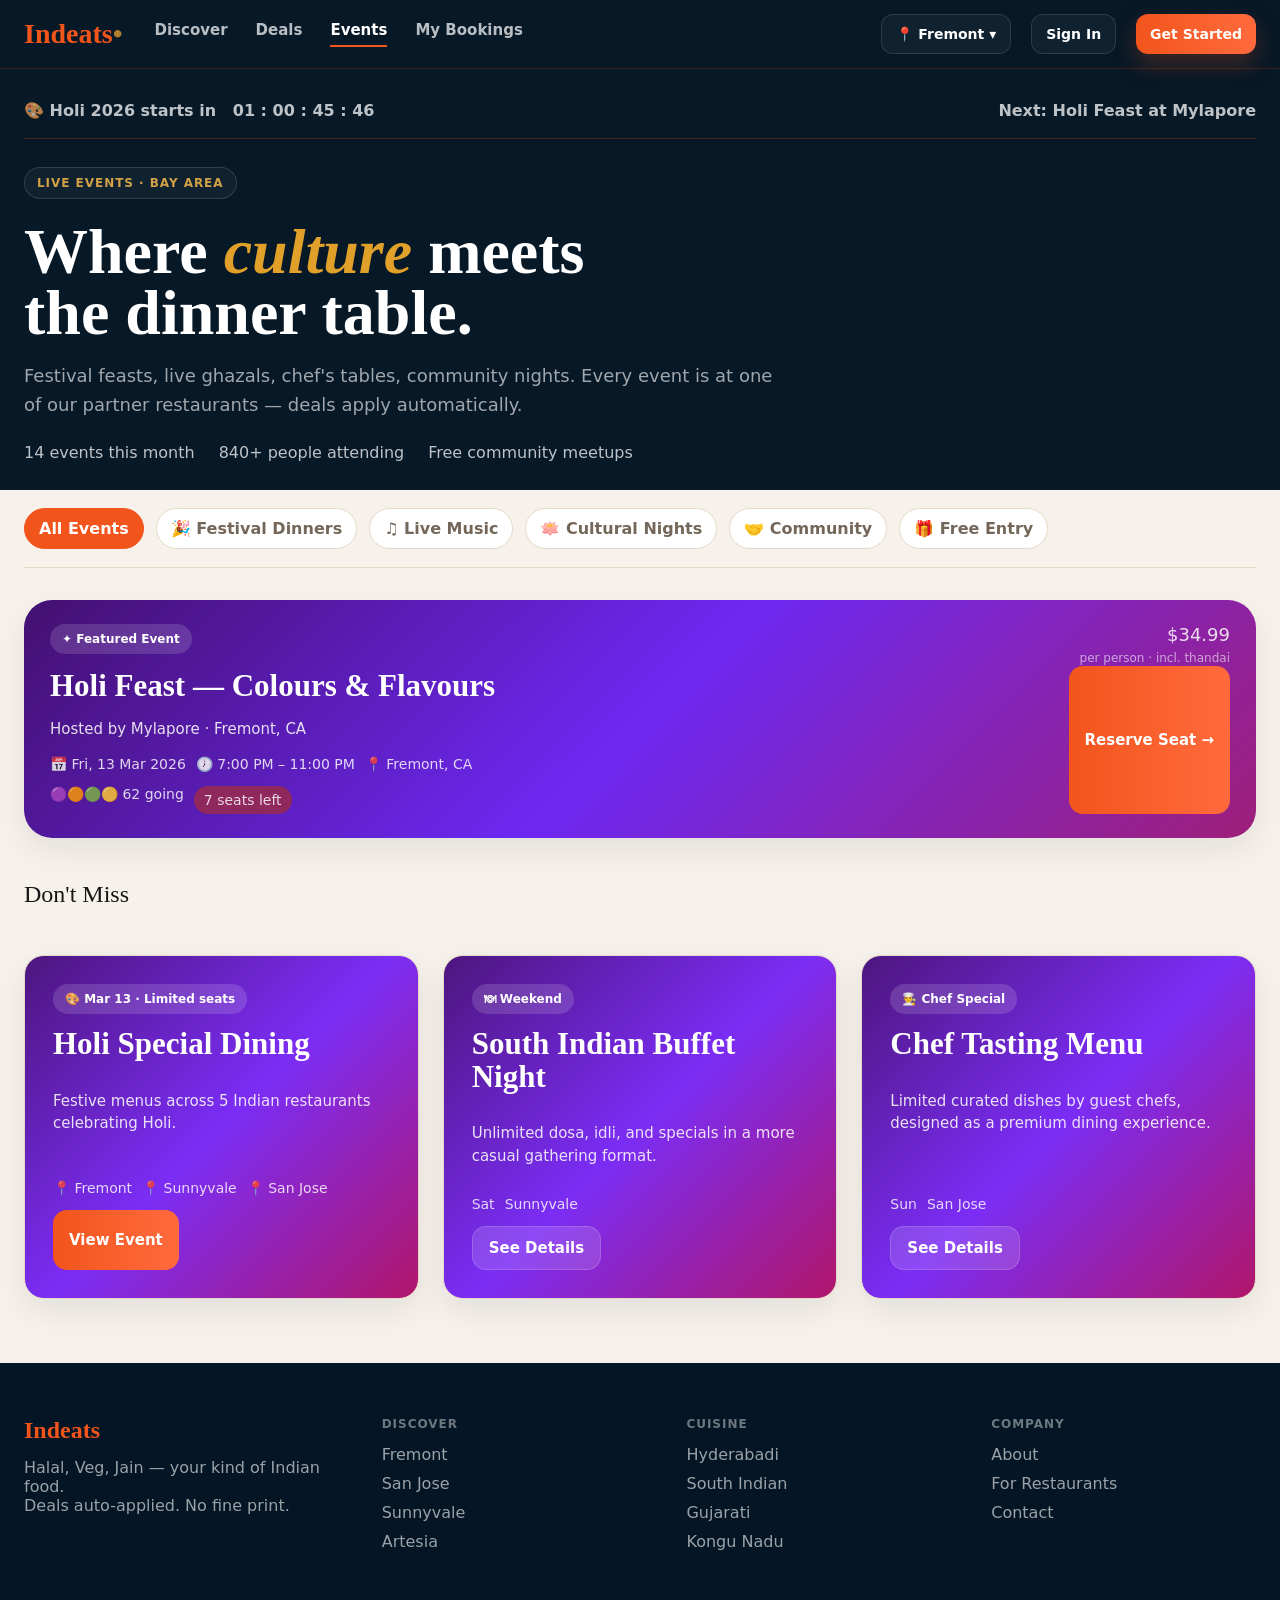
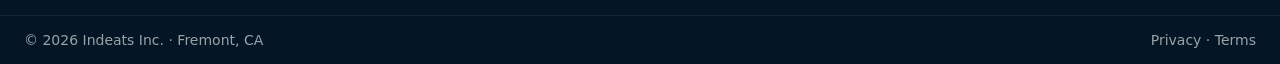
<file: indeats_multipage_discover_filters/events.html>
<!doctype html><html><head><meta charset="utf-8"><meta name="viewport" content="width=device-width, initial-scale=1"><title>Indeats — Events</title><style>
:root{
  --bg:#f6f1ea; --card:#ffffff; --text:#171717; --muted:#7a6e60; --line:#e6d8c8;
  --nav:#071827; --nav-line:rgba(232,66,10,.25); --accent:#f2551c; --accent2:#ff6a3d;
  --purple1:#4d167e; --purple2:#7b2df5; --purple3:#b1166a; --radius:22px; --shadow:0 12px 32px rgba(17,24,39,.08);
}
*{box-sizing:border-box} html,body{margin:0;padding:0;font-family:Inter,ui-sans-serif,system-ui,-apple-system,Segoe UI,Roboto,Arial,sans-serif;background:var(--bg);color:var(--text)}
a{text-decoration:none;color:inherit} img{max-width:100%;display:block}
.wrap{max-width:1320px;margin:0 auto;padding:0 24px}
.nav{position:sticky;top:0;z-index:50;display:flex;align-items:center;gap:20px;padding:14px 24px;background:var(--nav);border-bottom:1px solid var(--nav-line)}
.brand{font-family:Georgia,"Times New Roman",serif;font-size:28px;font-weight:700;color:var(--accent);margin-right:12px}
.brand-dot{color:#ad7f2d}.nav-links{display:flex;gap:28px;align-items:center}
.nav-link{color:rgba(255,255,255,.72);font-weight:600;font-size:15px;padding-bottom:6px;border-bottom:2px solid transparent}
.nav-link.active{color:#fff;border-bottom-color:var(--accent)}
.nav-spacer{flex:1}.nav-city,.nav-btn{border:1px solid rgba(255,255,255,.12);background:rgba(255,255,255,.04);color:#fff;height:40px;border-radius:12px;padding:0 14px;display:inline-flex;align-items:center;justify-content:center;font-weight:700;font-size:14px}
.nav-btn.primary{background:linear-gradient(90deg,var(--accent),var(--accent2));border:none;box-shadow:0 10px 24px rgba(242,85,28,.25)}
.hero{background:#041625;position:relative;overflow:hidden;padding:74px 24px 96px;border-bottom:1px solid rgba(232,66,10,.12)}
.hero .wrap{display:flex;flex-direction:column;align-items:center;text-align:center}
.hero-badge{display:inline-flex;align-items:center;gap:8px;border:1px solid rgba(255,255,255,.14);color:#d2a145;background:rgba(255,255,255,.04);padding:10px 16px;border-radius:999px;font-weight:800;font-size:12px;letter-spacing:.08em;text-transform:uppercase}
.hero-title{margin:22px auto 16px;max-width:980px;color:#fff;font-size:68px;line-height:.96;font-family:Georgia,"Times New Roman",serif;font-weight:700}
.hero-title em{color:var(--accent);font-style:italic;font-weight:500}
.hero-sub{max-width:760px;color:rgba(255,255,255,.58);font-size:18px;line-height:1.6;margin:0 0 28px}
.search{width:min(760px,100%);display:grid;grid-template-columns:180px 1fr 140px;background:#fff;border-radius:24px;overflow:hidden;box-shadow:0 18px 44px rgba(0,0,0,.2)}
.search > div,.search input,.search button{min-height:56px;border:none}.search .city{display:flex;align-items:center;justify-content:center;font-weight:700;font-size:15px;border-right:1px solid #eee}
.search input{padding:0 20px;font-size:16px;outline:none}.search button{background:linear-gradient(90deg,var(--accent),var(--accent2));color:#fff;font-weight:800;font-size:18px;cursor:pointer}
.hero-pills{display:flex;flex-wrap:wrap;gap:12px;justify-content:center;margin-top:22px}
.hero-pill{color:rgba(255,255,255,.7);background:rgba(255,255,255,.04);border:1px solid rgba(255,255,255,.08);padding:12px 18px;border-radius:999px;font-weight:700;font-size:14px}
.home-banner{padding:34px 0 0}.banner{background:linear-gradient(90deg,var(--purple1),var(--purple2),var(--purple3));border-radius:24px;min-height:94px;padding:18px 24px;display:flex;align-items:center;justify-content:space-between;gap:20px;color:#fff;box-shadow:var(--shadow)}
.banner-kicker{display:inline-flex;padding:6px 10px;border-radius:999px;background:rgba(255,255,255,.14);font-size:11px;font-weight:800;letter-spacing:.06em;text-transform:uppercase}
.banner-title{margin:10px 0 4px;font-size:28px;line-height:1;font-family:Georgia,"Times New Roman",serif}.banner-sub{margin:0;color:rgba(255,255,255,.8);font-size:14px}
.banner-btn{background:#fff;color:#6030cb;border:none;border-radius:14px;height:42px;padding:0 16px;font-weight:800;display:inline-flex;align-items:center}
.section{padding:40px 0 0}.section-head{display:flex;align-items:flex-end;justify-content:space-between;gap:16px;margin-bottom:16px}
.section-kicker{font-size:12px;text-transform:uppercase;letter-spacing:.08em;color:#9a8365;font-weight:800}.section-title{font-size:24px;font-family:Georgia,"Times New Roman",serif;margin:4px 0 0}
.section-link{color:var(--accent);font-weight:800}
.deals-row{display:grid;grid-template-columns:repeat(5,minmax(0,1fr));gap:16px}
.deal-card,.rest-card,.event-card,.booking-card{background:var(--card);border:1px solid var(--line);border-radius:20px;box-shadow:var(--shadow);overflow:hidden}
.deal-card{display:block}
.deal-img,.rest-img{height:132px;position:relative;background:linear-gradient(145deg,#1a0800,#5c2000,#8B3A0F)}
.deal-img.green,.rest-img.green{background:linear-gradient(145deg,#0a1a08,#1e5c16,#166534)}
.deal-img.gold,.rest-img.gold{background:linear-gradient(145deg,#1a1200,#5c4500,#78350F)}
.deal-img.blue,.rest-img.blue{background:linear-gradient(145deg,#08081a,#1a1a5c,#1E1B4B)}
.card-badge{position:absolute;top:10px;left:10px;background:rgba(242,85,28,.94);color:#fff;border-radius:999px;padding:6px 10px;font-size:11px;font-weight:800}
.card-badge.green{background:rgba(22,128,61,.94)} .card-badge.gold{background:rgba(180,120,0,.94)}
.card-heart{position:absolute;top:10px;right:10px;width:30px;height:30px;border-radius:50%;background:rgba(255,255,255,.92);display:flex;align-items:center;justify-content:center;font-size:14px}
.deal-body{padding:14px}.deal-name{font-weight:800;font-size:16px;margin-bottom:4px}.deal-meta{font-size:13px;color:var(--muted)}
.tag{display:inline-flex;padding:6px 10px;border-radius:999px;font-size:11px;font-weight:800;margin-top:10px;background:#eef7ef;color:#16803d}
.tag.red{background:#fde8e6;color:#d1432a}.tag.blue{background:#e8eefc;color:#2c5ad9}
.discover-grid{display:grid;grid-template-columns:280px minmax(0,1fr);gap:26px;align-items:start}
.sidebar{background:#fff;border:1px solid var(--line);border-radius:22px;padding:20px;box-shadow:var(--shadow);min-height:460px}
.side-sec{padding-bottom:20px;margin-bottom:20px;border-bottom:1px solid var(--line)} .side-sec:last-child{border-bottom:none;margin-bottom:0;padding-bottom:0}
.side-head{font-size:12px;text-transform:uppercase;letter-spacing:.08em;color:#9a8365;font-weight:800;margin-bottom:10px}
.side-pill{display:flex;justify-content:space-between;align-items:center;border:1px solid var(--line);border-radius:12px;padding:10px 14px;margin-bottom:8px;font-weight:700}
.side-pill.active{background:#071827;color:#fff;border-color:#071827}
.filter-row{display:flex;flex-wrap:wrap;gap:10px;margin-bottom:18px}
.filter{padding:10px 14px;border:1px solid var(--line);border-radius:999px;background:#fff;font-weight:700;color:#746759}
.filter.active{background:var(--accent);color:#fff;border-color:var(--accent)}
.rest-grid{display:grid;grid-template-columns:repeat(3,minmax(0,1fr));gap:26px}
.rest-card{display:block}
.rest-img{height:220px}.rest-body{padding:16px;display:flex;flex-direction:column;min-height:240px}
.rest-top{display:flex;justify-content:space-between;gap:12px;align-items:flex-start}
.rest-name{font-family:Georgia,"Times New Roman",serif;font-size:28px;line-height:1}.rest-rating{padding:8px 12px;border:1px solid var(--line);border-radius:999px;background:#fcf5eb;font-weight:800;font-size:14px}
.rest-meta{margin-top:10px;color:var(--muted);font-size:14px}
.rest-tags{display:flex;flex-wrap:wrap;gap:8px;margin-top:12px}
.rest-desc{margin-top:14px;color:#6e6357;line-height:1.55;font-size:15px;flex:1}
.rest-actions{display:flex;gap:10px;margin-top:16px}
.btn-primary,.btn-secondary{min-height:48px;border:none;border-radius:14px;padding:0 16px;font-weight:800;font-size:15px;display:inline-flex;align-items:center;justify-content:center}
.btn-primary{background:linear-gradient(90deg,var(--accent),var(--accent2));color:#fff;flex:1}
.btn-secondary{background:#f5efe6;color:#2b2016;border:1px solid var(--line)}
.footer{background:#041625;color:rgba(255,255,255,.6);margin-top:56px}
.footer-top{display:grid;grid-template-columns:1.2fr 1fr 1fr 1fr;gap:40px;padding:54px 24px}
.footer-brand{font-family:Georgia,"Times New Roman",serif;color:var(--accent);font-size:24px;font-weight:700;margin-bottom:14px}
.footer-head{font-size:12px;text-transform:uppercase;letter-spacing:.08em;color:rgba(255,255,255,.42);font-weight:800;margin-bottom:14px}
.footer-link{display:block;margin-bottom:10px}.footer-bottom{border-top:1px solid rgba(255,255,255,.08);padding:16px 24px;display:flex;justify-content:space-between;font-size:14px}
.page-hero{background:#071827;color:#fff;padding:48px 0 28px;position:relative;overflow:hidden}
.page-eyebrow{display:inline-flex;padding:8px 12px;border-radius:999px;border:1px solid rgba(255,255,255,.14);color:#d2a145;font-size:12px;font-weight:800;letter-spacing:.08em;text-transform:uppercase;background:rgba(255,255,255,.04)}
.page-title{font-family:Georgia,"Times New Roman",serif;font-size:64px;line-height:.96;margin:22px 0 12px}.page-title em{color:#e0a029;font-style:italic}
.page-sub{max-width:760px;color:rgba(255,255,255,.62);font-size:18px;line-height:1.6}
.page-stats{display:flex;gap:24px;color:rgba(255,255,255,.74);margin-top:24px;flex-wrap:wrap}
.pills-bar{display:flex;flex-wrap:wrap;gap:12px;align-items:center;padding:16px 0;border-bottom:1px solid var(--line)}
.events-grid-page{display:grid;grid-template-columns:repeat(3,minmax(0,1fr));gap:24px;padding-top:28px}
.event-card{min-height:300px;padding:28px;display:flex;flex-direction:column;gap:14px;background:linear-gradient(135deg,var(--purple1),var(--purple2),var(--purple3));color:#fff}
.event-title{font-family:Georgia,"Times New Roman",serif;font-size:34px;line-height:1.04;margin:0}
.event-sub{color:rgba(255,255,255,.86);line-height:1.6;font-size:16px;flex:1}
.event-mini{display:inline-flex;padding:8px 12px;border-radius:999px;background:rgba(255,255,255,.14);font-size:12px;font-weight:800;width:max-content}
.event-meta{display:flex;flex-wrap:wrap;gap:10px;color:rgba(255,255,255,.82);font-size:14px}
.feature-card{margin-top:32px;background:linear-gradient(135deg,#431070,#6d28f2,#9e1f79);border-radius:28px;padding:28px;color:#fff;display:grid;grid-template-columns:1.6fr .8fr;gap:24px;align-items:center;box-shadow:var(--shadow)}
.feature-price{text-align:right;font-size:18px;color:rgba(255,255,255,.84)}
.bookings-wrap{padding:52px 0}.book-head{display:flex;gap:16px;align-items:center;margin-bottom:16px}
.back-btn{border:1px solid var(--line);background:#fff;height:40px;padding:0 16px;border-radius:12px;font-weight:800;display:inline-flex;align-items:center}
.tabs{display:flex;gap:24px;border-bottom:1px solid var(--line);margin-bottom:24px}.tab{padding:12px 6px;font-weight:800;color:#7b6e61}.tab.active{color:var(--accent);border-bottom:3px solid var(--accent)}
.booking-card{padding:18px 22px;display:grid;grid-template-columns:70px 1fr auto;gap:18px;align-items:center}
.booking-thumb{width:56px;height:56px;border-radius:50%;background:radial-gradient(circle at 50% 50%, rgba(242,85,28,.35), transparent 60%)}
.booking-name{font-family:Georgia,"Times New Roman",serif;font-size:22px}
.booking-meta{color:var(--muted);margin-top:4px;font-size:14px}
.badge-success{display:inline-flex;padding:4px 10px;border-radius:999px;background:#dcf5de;color:#1b8b40;font-weight:800;font-size:11px;margin-left:8px}
.badge-deal{display:inline-flex;padding:6px 10px;border-radius:999px;background:#fff2e9;color:var(--accent);font-weight:800;font-size:12px;margin-top:8px}
.booking-cancel{background:#fff1f0;color:#d1432a;border:1px solid #f6c7c0;border-radius:12px;height:40px;padding:0 16px;font-weight:800}
@media (max-width: 1100px){.deals-row{grid-template-columns:repeat(3,minmax(0,1fr))}.rest-grid,.events-grid-page{grid-template-columns:repeat(2,minmax(0,1fr))}.discover-grid{grid-template-columns:1fr}.feature-card{grid-template-columns:1fr}.footer-top{grid-template-columns:1fr 1fr}}
@media (max-width: 760px){.nav{flex-wrap:wrap}.nav-links{order:3;width:100%;justify-content:center}.hero-title,.page-title{font-size:44px}.search{grid-template-columns:1fr}.deals-row,.rest-grid,.events-grid-page{grid-template-columns:1fr}.footer-top{grid-template-columns:1fr}.footer-bottom{flex-direction:column;gap:8px}.booking-card{grid-template-columns:1fr}.wrap{padding:0 16px}}

/* === V2 polish package: CSS-only refinements === */

/* Discover + deals cards slightly tighter and cleaner */
.rest-body{
  padding:14px;
  min-height:220px;
}
.rest-desc{
  margin-top:12px;
  line-height:1.45;
  font-size:14px;
}
.rest-actions{
  margin-top:14px;
  align-items:stretch;
}
.btn-primary,.btn-secondary{
  min-height:44px;
}
.rest-name{
  font-size:25px;
}
.rest-meta{
  font-size:13px;
}

/* Deals page cards feel a little stronger */
.deal-img{
  height:146px;
}
.deal-body{
  padding:13px 14px 14px;
}
.deal-name{
  font-size:15px;
}
.deal-meta{
  font-size:12px;
}

/* Slightly more breathing room under pills/filter bars */
.pills-bar{
  padding:18px 0;
  margin-bottom:6px;
}

/* Events page spacing rhythm */
.feature-card{
  padding:24px 26px;
}
.section-title{
  line-height:1.08;
}
.events-grid-page{
  padding-top:32px;
}
.event-card{
  min-height:284px;
}
.event-title{
  font-size:31px;
}
.event-sub{
  font-size:15px;
  line-height:1.52;
}

/* Bookings page tighter cards */
.booking-card{
  padding:16px 20px;
  min-height:108px;
}
.booking-name{
  font-size:20px;
}
.booking-meta{
  font-size:13px;
  margin-top:3px;
}
.badge-deal{
  margin-top:7px;
}

/* Slightly better footer breathing */
.footer{
  margin-top:64px;
}

@media (max-width:760px){
  .rest-body{
    min-height:unset;
  }
  .deal-img{
    height:134px;
  }
  .feature-card{
    padding:22px 20px;
  }
  .event-title{
    font-size:28px;
  }
}

</style></head><body>

<nav class="nav">
  <a class="brand" href="index.html">Indeats<span class="brand-dot">•</span></a>
  <div class="nav-links">
    <a class="nav-link" href="index.html">Discover</a>
    <a class="nav-link" href="deals.html">Deals</a>
    <a class="nav-link active" href="events.html">Events</a>
    <a class="nav-link" href="bookings.html">My Bookings</a>
  </div>
  <div class="nav-spacer"></div>
  <a class="nav-city" href="index.html">📍 Fremont ▾</a>
  <a class="nav-btn" href="bookings.html">Sign In</a>
  <a class="nav-btn primary" href="bookings.html">Get Started</a>
</nav>
<section class="page-hero" style="padding-top:18px"><div class="wrap"><div style="display:flex;justify-content:space-between;align-items:center;border-bottom:1px solid rgba(232,66,10,.28);padding:14px 0 18px;margin-bottom:28px;color:rgba(255,255,255,.74);font-weight:700"><div>🎨 Holi 2026 starts in &nbsp; <strong>01 : 00 : 45 : 46</strong></div><div>Next: <strong>Holi Feast at Mylapore</strong></div></div><div class="page-eyebrow">Live events · Bay Area</div><h1 class="page-title">Where <em>culture</em> meets<br>the dinner table.</h1><p class="page-sub">Festival feasts, live ghazals, chef's tables, community nights. Every event is at one of our partner restaurants — deals apply automatically.</p><div class="page-stats"><div>14 events this month</div><div>840+ people attending</div><div>Free community meetups</div></div></div></section>
<div class="wrap"><div class="pills-bar"><a class="filter active" href="events.html">All Events</a><a class="filter" href="events.html">🎉 Festival Dinners</a><a class="filter" href="events.html">♫ Live Music</a><a class="filter" href="events.html">🪷 Cultural Nights</a><a class="filter" href="events.html">🤝 Community</a><a class="filter" href="events.html">🎁 Free Entry</a></div>
<div class="feature-card"><div><div class="event-mini">✦ Featured Event</div><h2 class="event-title" style="margin-top:16px">Holi Feast — Colours & Flavours</h2><p class="event-sub">Hosted by Mylapore · Fremont, CA</p><div class="event-meta"><span>📅 Fri, 13 Mar 2026</span><span>🕖 7:00 PM – 11:00 PM</span><span>📍 Fremont, CA</span></div><div class="event-meta" style="margin-top:14px"><span>🟣🟠🟢🟡 62 going</span><span style="background:#8f295d;padding:6px 10px;border-radius:999px">7 seats left</span></div></div><div style="display:flex;flex-direction:column;justify-content:space-between;align-items:flex-end;height:100%"><div class="feature-price">$34.99<br><span style="font-size:12px;opacity:.7">per person · incl. thandai</span></div><a class="btn-primary" href="bookings.html" style="width:auto;min-width:160px;text-align:center">Reserve Seat →</a></div></div>
<section class="section"><div class="section-head"><div class="section-title">Don't Miss</div></div><div class="events-grid-page">
<div class="event-card"><div class="event-mini">🎨 Mar 13 · Limited seats</div><h3 class="event-title">Holi Special Dining</h3><p class="event-sub">Festive menus across 5 Indian restaurants celebrating Holi.</p><div class="event-meta"><span>📍 Fremont</span><span>📍 Sunnyvale</span><span>📍 San Jose</span></div><a class="btn-primary" href="bookings.html" style="width:max-content">View Event</a></div>
<div class="event-card"><div class="event-mini">🍽 Weekend</div><h3 class="event-title">South Indian Buffet Night</h3><p class="event-sub">Unlimited dosa, idli, and specials in a more casual gathering format.</p><div class="event-meta"><span>Sat</span><span>Sunnyvale</span></div><a class="btn-secondary" href="bookings.html" style="width:max-content;background:rgba(255,255,255,.14);color:#fff;border-color:rgba(255,255,255,.16)">See Details</a></div>
<div class="event-card"><div class="event-mini">👨‍🍳 Chef Special</div><h3 class="event-title">Chef Tasting Menu</h3><p class="event-sub">Limited curated dishes by guest chefs, designed as a premium dining experience.</p><div class="event-meta"><span>Sun</span><span>San Jose</span></div><a class="btn-secondary" href="bookings.html" style="width:max-content;background:rgba(255,255,255,.14);color:#fff;border-color:rgba(255,255,255,.16)">See Details</a></div>
</div></section></div>
<footer class="footer">
  <div class="wrap footer-top">
    <div>
      <div class="footer-brand">Indeats</div>
      <div>Halal, Veg, Jain — your kind of Indian food.<br>Deals auto-applied. No fine print.</div>
    </div>
    <div>
      <div class="footer-head">Discover</div>
      <a class="footer-link" href="index.html">Fremont</a>
      <a class="footer-link" href="index.html">San Jose</a>
      <a class="footer-link" href="index.html">Sunnyvale</a>
      <a class="footer-link" href="index.html">Artesia</a>
    </div>
    <div>
      <div class="footer-head">Cuisine</div>
      <a class="footer-link" href="index.html">Hyderabadi</a>
      <a class="footer-link" href="index.html">South Indian</a>
      <a class="footer-link" href="index.html">Gujarati</a>
      <a class="footer-link" href="index.html">Kongu Nadu</a>
    </div>
    <div>
      <div class="footer-head">Company</div>
      <a class="footer-link" href="index.html">About</a>
      <a class="footer-link" href="index.html">For Restaurants</a>
      <a class="footer-link" href="index.html">Contact</a>
    </div>
  </div>
  <div class="wrap footer-bottom">
    <div>© 2026 Indeats Inc. · Fremont, CA</div>
    <div>Privacy · Terms</div>
  </div>
</footer>
</body></html>
</file>
